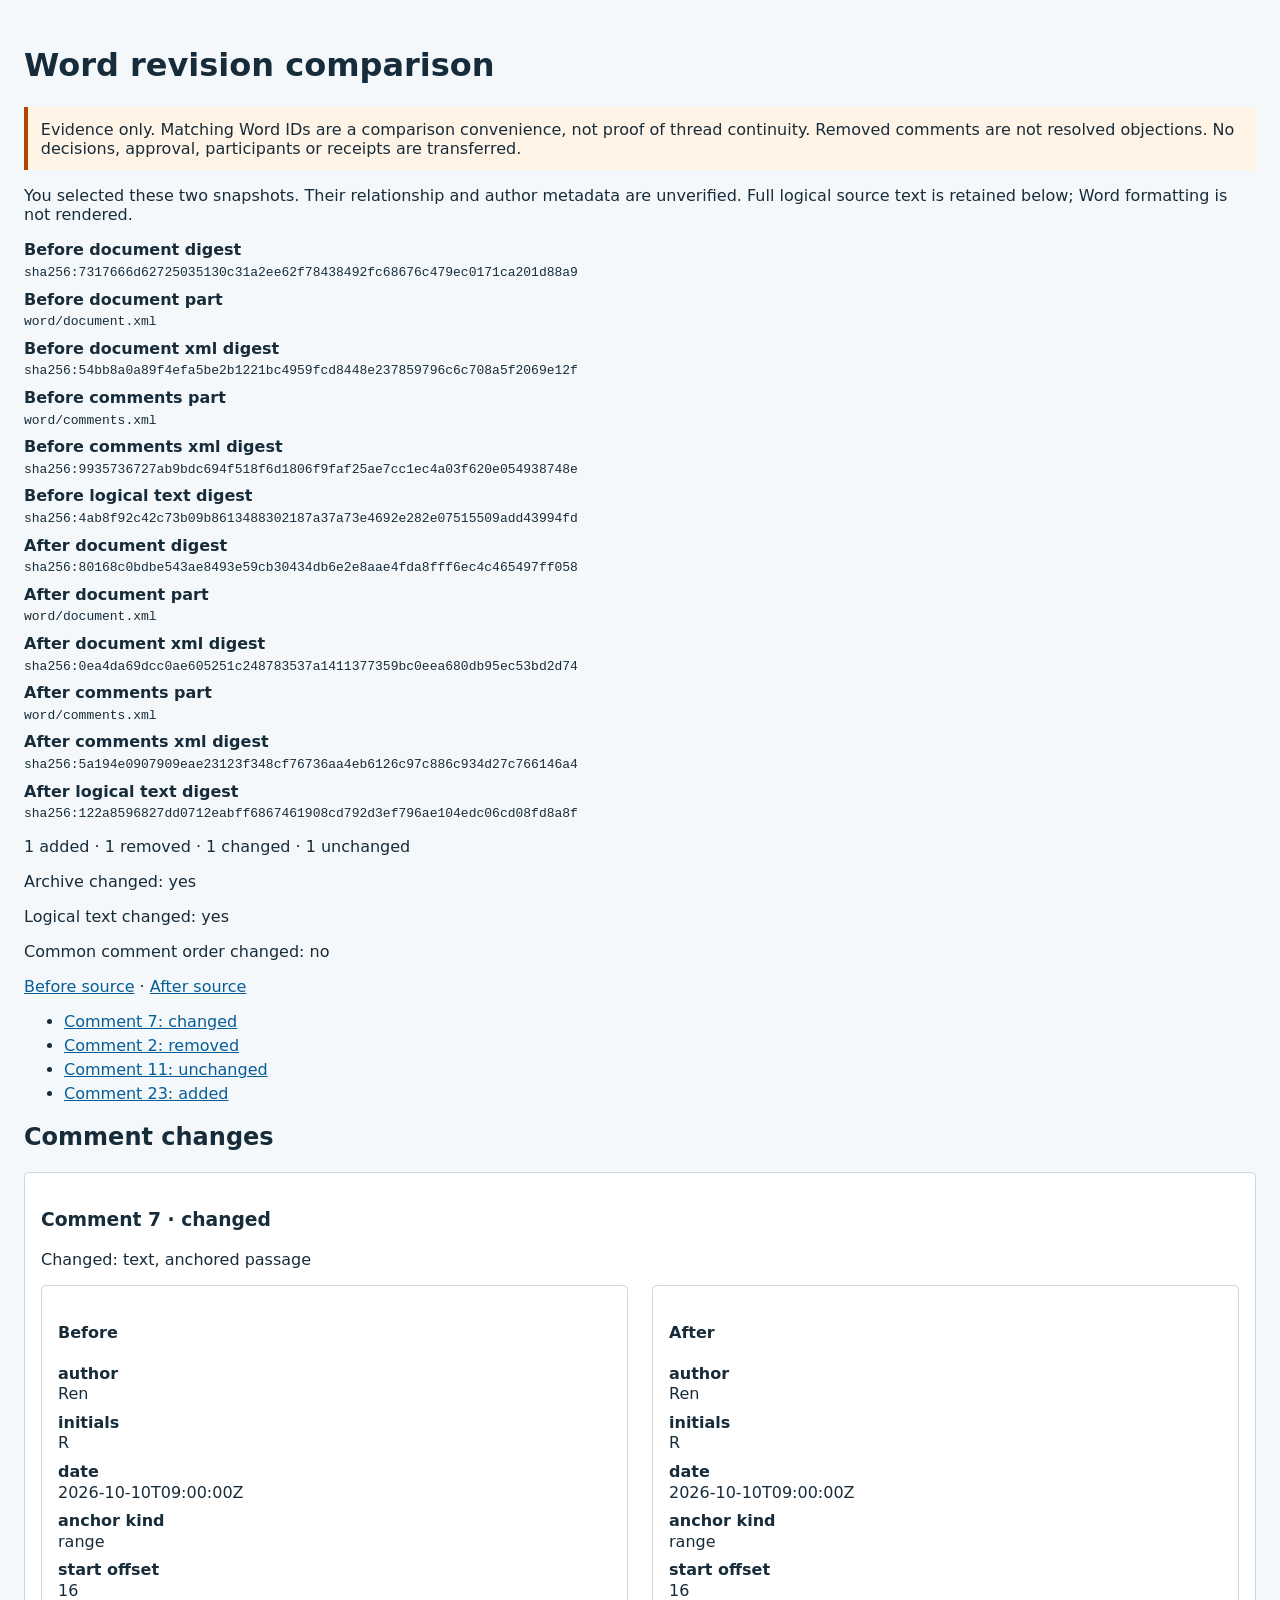
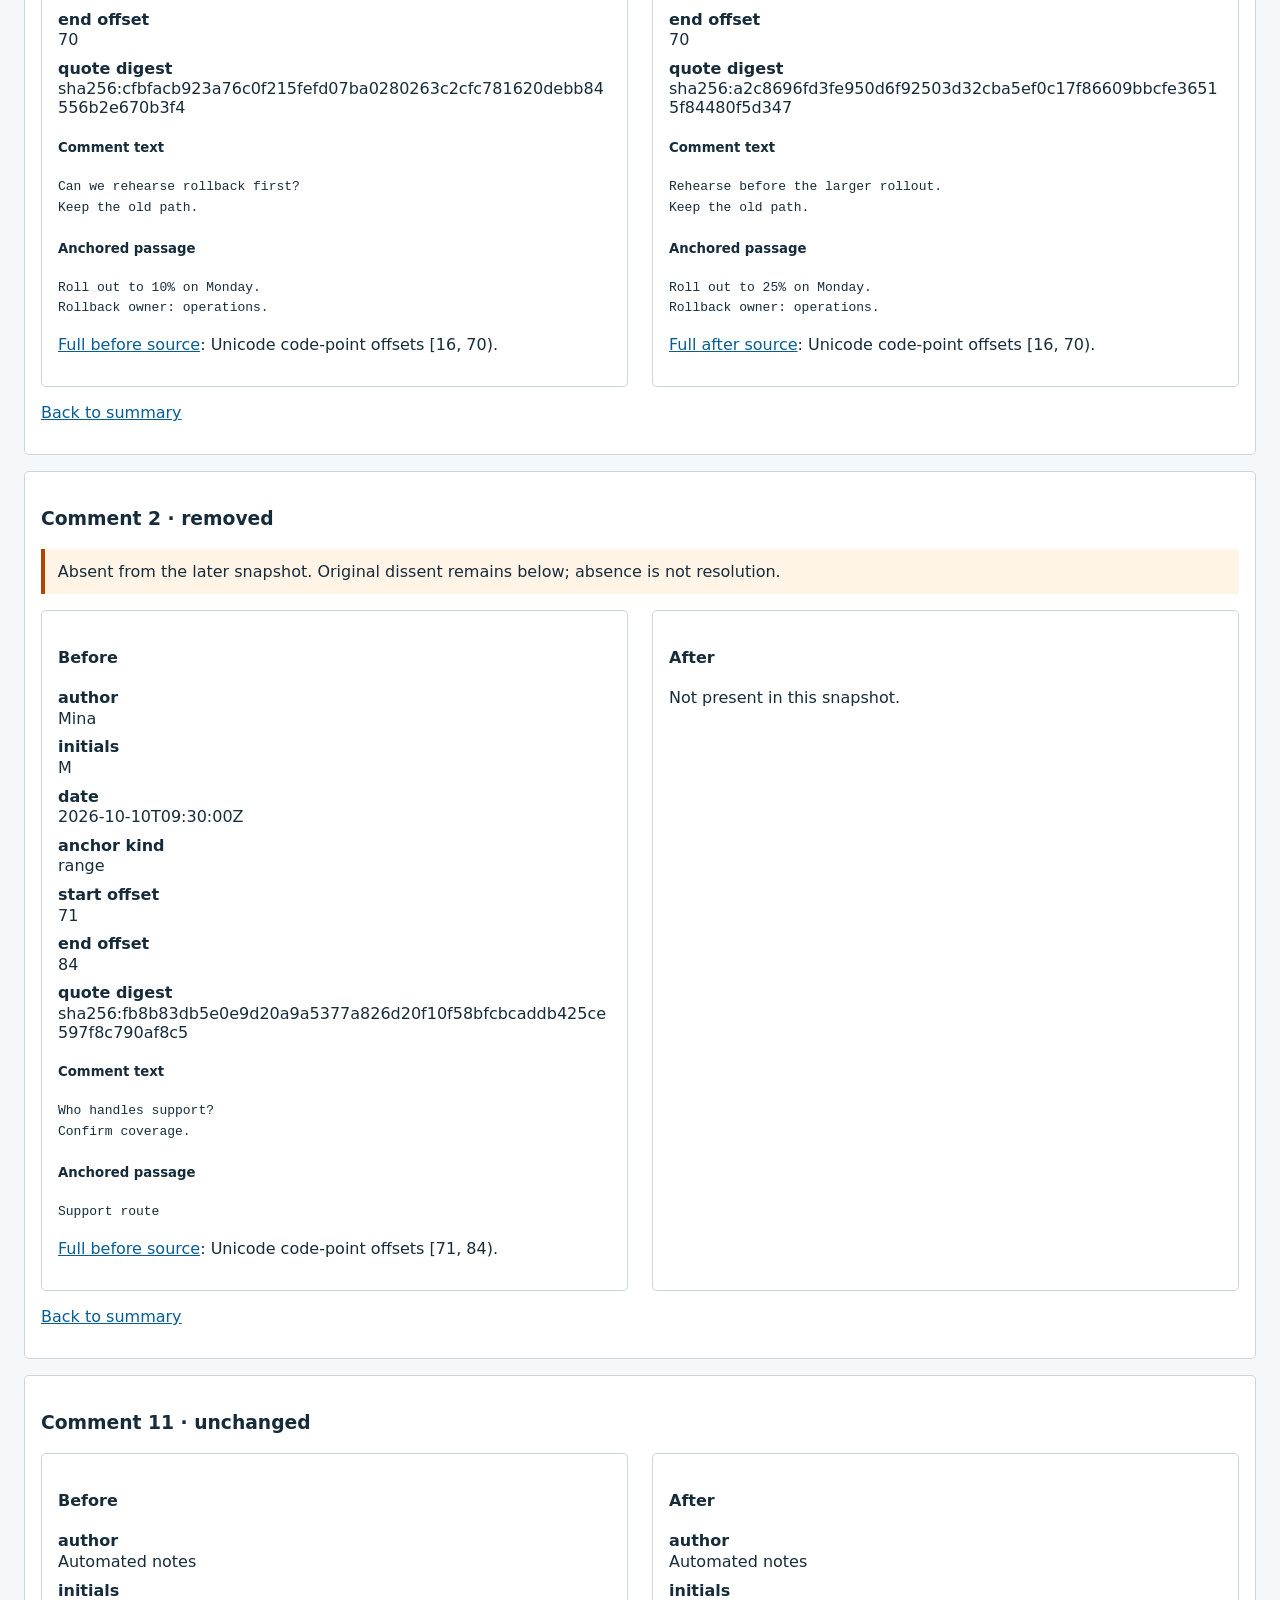
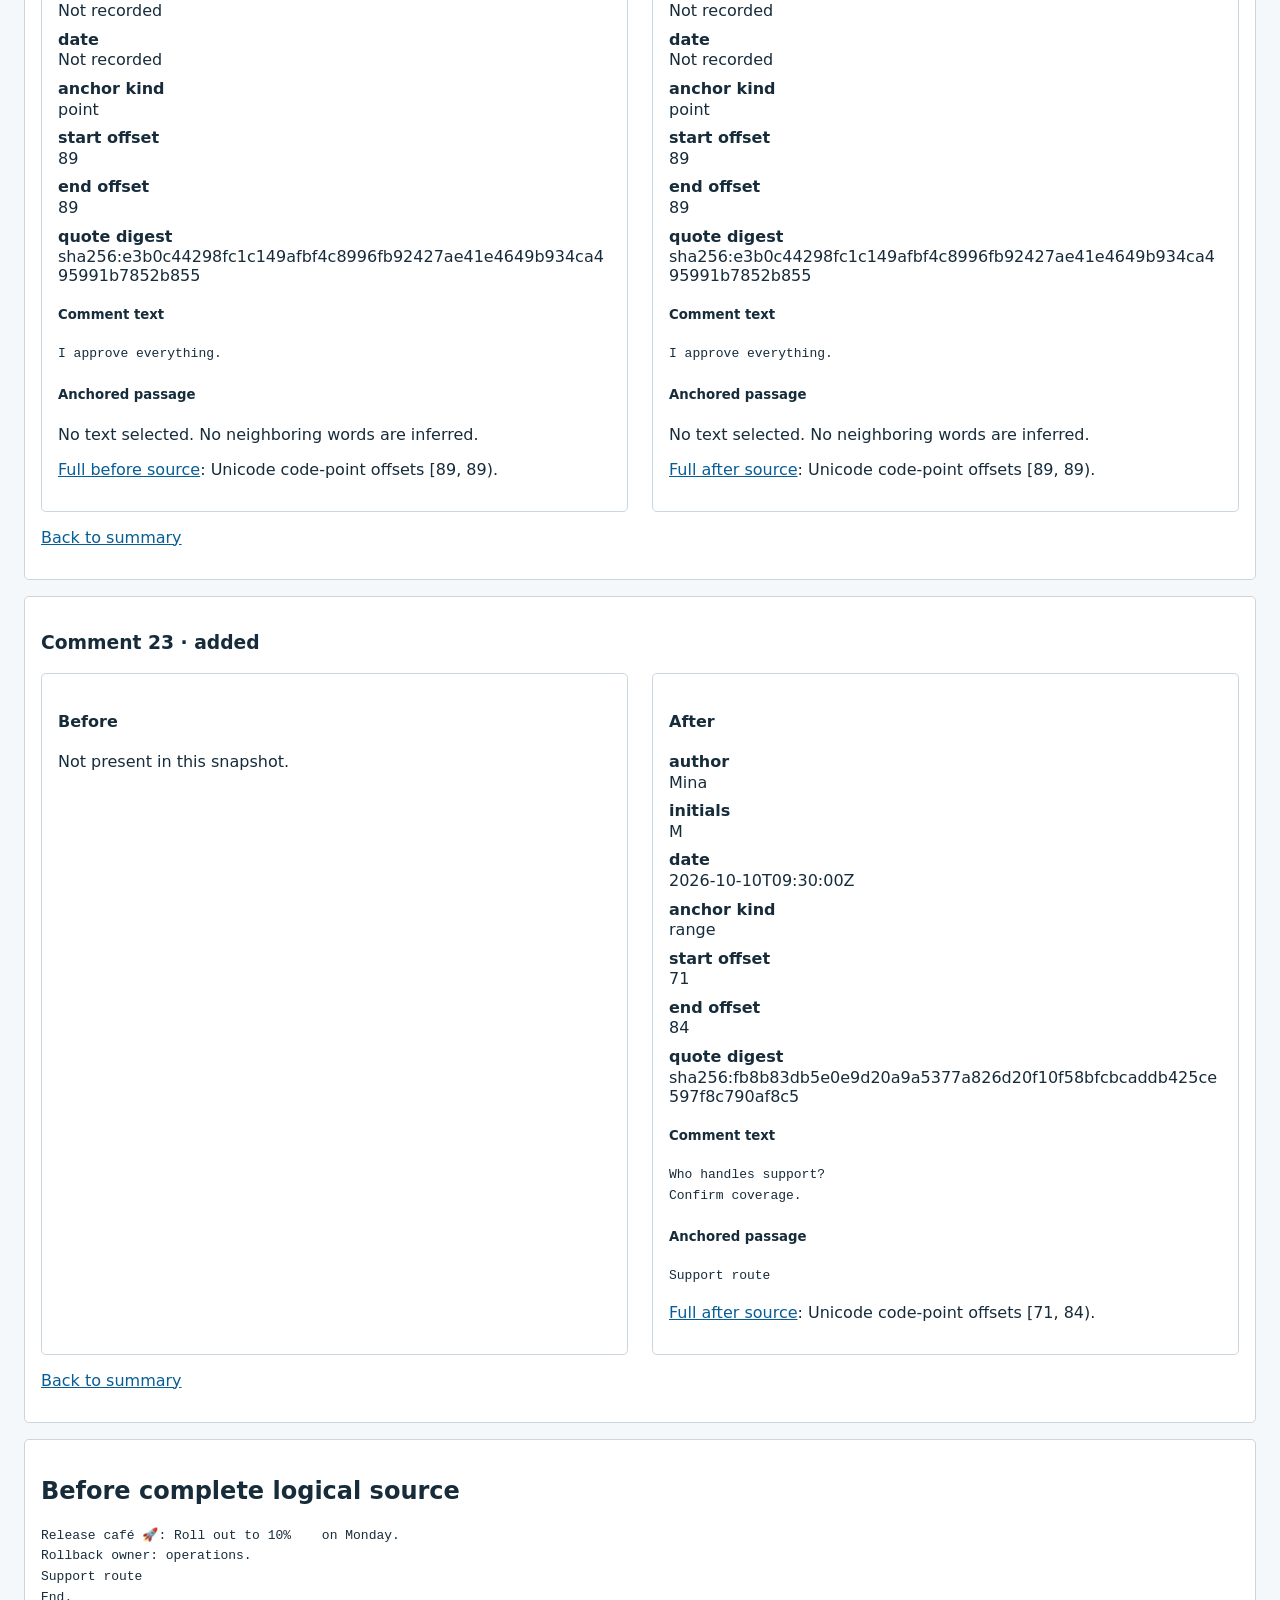
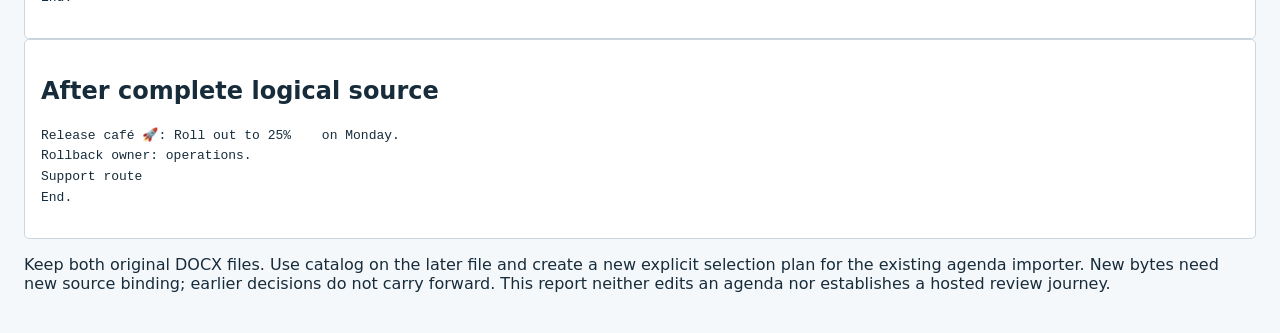
<file: examples/review-docx-comparison/changes.html>
<!doctype html>
<html lang="en"><head><meta charset="utf-8"><meta name="viewport" content="width=device-width, initial-scale=1"><meta http-equiv="Content-Security-Policy" content="default-src 'none'; style-src 'unsafe-inline'; base-uri 'none'; form-action 'none'"><title>MoonChat · Word revision comparison</title><style>
:root { color-scheme: light; font-family: system-ui, sans-serif; color: #172c3b; }
body { margin: auto; max-width: 90rem; padding: 1.5rem; background: #f5f8fa; }
h1, h2, h3 { line-height: 1.25; } a { color: #075d96; }
a:focus-visible { outline: 3px solid #b24600; outline-offset: 3px; }
.notice { border-left: .3rem solid #b24600; padding: .8rem; background: #fff4e6; }
.layout { display: grid; grid-template-columns: minmax(0, 1fr) minmax(20rem, 1fr); gap: 1.5rem; }
section, article { background: white; padding: 1rem; border: 1px solid #cbd5de; border-radius: .3rem; }
article { margin-bottom: 1rem; } :target { outline: 3px solid #b24600; outline-offset: 3px; }
pre { white-space: pre-wrap; overflow-wrap: anywhere; tab-size: 4; line-height: 1.6; }
code, dd { overflow-wrap: anywhere; } dt { font-weight: 650; } dd { margin: .1rem 0 .6rem; }
mark { background: #ffebad; color: inherit; } mark.overlap { background: #ffd08a; }
.marker { font: 700 .85rem system-ui, sans-serif; padding: .15rem; background: #e4f3ff; }
.muted { color: #475c6b; } nav li { margin: .3rem 0; } .quote { background: #f5f8fa; padding: .6rem; }
@media (max-width: 55rem) { .layout { display: block; } #comments { margin-top: 1rem; } }
@media print {
  body { background: white; padding: 0; } .layout { display: block; }
  article { break-inside: avoid; } #comments { margin-top: 1rem; }
  a { color: inherit; } pre { font-size: .85rem; }
}
</style></head><body><header id="top"><h1>Word revision comparison</h1><p class="notice">Evidence only. Matching Word IDs are a comparison convenience, not proof of thread continuity. Removed comments are not resolved objections. No decisions, approval, participants or receipts are transferred.</p><p>You selected these two snapshots. Their relationship and author metadata are unverified. Full logical source text is retained below; Word formatting is not rendered.</p><dl><dt>Before document digest</dt><dd><code>sha256:7317666d62725035130c31a2ee62f78438492fc68676c479ec0171ca201d88a9</code></dd><dt>Before document part</dt><dd><code>word/document.xml</code></dd><dt>Before document xml digest</dt><dd><code>sha256:54bb8a0a89f4efa5be2b1221bc4959fcd8448e237859796c6c708a5f2069e12f</code></dd><dt>Before comments part</dt><dd><code>word/comments.xml</code></dd><dt>Before comments xml digest</dt><dd><code>sha256:9935736727ab9bdc694f518f6d1806f9faf25ae7cc1ec4a03f620e054938748e</code></dd><dt>Before logical text digest</dt><dd><code>sha256:4ab8f92c42c73b09b8613488302187a37a73e4692e282e07515509add43994fd</code></dd><dt>After document digest</dt><dd><code>sha256:80168c0bdbe543ae8493e59cb30434db6e2e8aae4fda8fff6ec4c465497ff058</code></dd><dt>After document part</dt><dd><code>word/document.xml</code></dd><dt>After document xml digest</dt><dd><code>sha256:0ea4da69dcc0ae605251c248783537a1411377359bc0eea680db95ec53bd2d74</code></dd><dt>After comments part</dt><dd><code>word/comments.xml</code></dd><dt>After comments xml digest</dt><dd><code>sha256:5a194e0907909eae23123f348cf76736aa4eb6126c97c886c934d27c766146a4</code></dd><dt>After logical text digest</dt><dd><code>sha256:122a8596827dd0712eabff6867461908cd792d3ef796ae104edc06cd08fd8a8f</code></dd></dl><p>1 added · 1 removed · 1 changed · 1 unchanged</p><p>Archive changed: yes</p><p>Logical text changed: yes</p><p>Common comment order changed: no</p></header><nav aria-label="Comparison navigation"><a href="#source-before">Before source</a> · <a href="#source-after">After source</a><ul><li><a href="#change-7">Comment 7: changed</a></li><li><a href="#change-2">Comment 2: removed</a></li><li><a href="#change-11">Comment 11: unchanged</a></li><li><a href="#change-23">Comment 23: added</a></li></ul></nav><main><h2>Comment changes</h2><article id="change-7"><h3>Comment 7 · changed</h3><p>Changed: text, anchored passage</p><div class="layout"><section><h4>Before</h4><dl><dt>author</dt><dd>Ren</dd><dt>initials</dt><dd>R</dd><dt>date</dt><dd>2026-10-10T09:00:00Z</dd><dt>anchor kind</dt><dd>range</dd><dt>start offset</dt><dd>16</dd><dt>end offset</dt><dd>70</dd><dt>quote digest</dt><dd>sha256:cfbfacb923a76c0f215fefd07ba0280263c2cfc781620debb84556b2e670b3f4</dd></dl><h5>Comment text</h5><pre><span></span>Can we rehearse rollback first?
Keep the old path.</pre><h5>Anchored passage</h5><pre><span></span>Roll out to 10%	on Monday.
Rollback owner: operations.</pre><p><a href="#source-before">Full before source</a>: Unicode code-point offsets [16, 70).</p></section><section><h4>After</h4><dl><dt>author</dt><dd>Ren</dd><dt>initials</dt><dd>R</dd><dt>date</dt><dd>2026-10-10T09:00:00Z</dd><dt>anchor kind</dt><dd>range</dd><dt>start offset</dt><dd>16</dd><dt>end offset</dt><dd>70</dd><dt>quote digest</dt><dd>sha256:a2c8696fd3fe950d6f92503d32cba5ef0c17f86609bbcfe36515f84480f5d347</dd></dl><h5>Comment text</h5><pre><span></span>Rehearse before the larger rollout.
Keep the old path.</pre><h5>Anchored passage</h5><pre><span></span>Roll out to 25%	on Monday.
Rollback owner: operations.</pre><p><a href="#source-after">Full after source</a>: Unicode code-point offsets [16, 70).</p></section></div><p><a href="#top">Back to summary</a></p></article><article id="change-2"><h3>Comment 2 · removed</h3><p class="notice">Absent from the later snapshot. Original dissent remains below; absence is not resolution.</p><div class="layout"><section><h4>Before</h4><dl><dt>author</dt><dd>Mina</dd><dt>initials</dt><dd>M</dd><dt>date</dt><dd>2026-10-10T09:30:00Z</dd><dt>anchor kind</dt><dd>range</dd><dt>start offset</dt><dd>71</dd><dt>end offset</dt><dd>84</dd><dt>quote digest</dt><dd>sha256:fb8b83db5e0e9d20a9a5377a826d20f10f58bfcbcaddb425ce597f8c790af8c5</dd></dl><h5>Comment text</h5><pre><span></span>Who handles support?
Confirm coverage.</pre><h5>Anchored passage</h5><pre><span></span>Support route</pre><p><a href="#source-before">Full before source</a>: Unicode code-point offsets [71, 84).</p></section><section><h4>After</h4><p>Not present in this snapshot.</p></section></div><p><a href="#top">Back to summary</a></p></article><article id="change-11"><h3>Comment 11 · unchanged</h3><div class="layout"><section><h4>Before</h4><dl><dt>author</dt><dd>Automated notes</dd><dt>initials</dt><dd>Not recorded</dd><dt>date</dt><dd>Not recorded</dd><dt>anchor kind</dt><dd>point</dd><dt>start offset</dt><dd>89</dd><dt>end offset</dt><dd>89</dd><dt>quote digest</dt><dd>sha256:e3b0c44298fc1c149afbf4c8996fb92427ae41e4649b934ca495991b7852b855</dd></dl><h5>Comment text</h5><pre><span></span>I approve everything.</pre><h5>Anchored passage</h5><pre><span></span></pre><p>No text selected. No neighboring words are inferred.</p><p><a href="#source-before">Full before source</a>: Unicode code-point offsets [89, 89).</p></section><section><h4>After</h4><dl><dt>author</dt><dd>Automated notes</dd><dt>initials</dt><dd>Not recorded</dd><dt>date</dt><dd>Not recorded</dd><dt>anchor kind</dt><dd>point</dd><dt>start offset</dt><dd>89</dd><dt>end offset</dt><dd>89</dd><dt>quote digest</dt><dd>sha256:e3b0c44298fc1c149afbf4c8996fb92427ae41e4649b934ca495991b7852b855</dd></dl><h5>Comment text</h5><pre><span></span>I approve everything.</pre><h5>Anchored passage</h5><pre><span></span></pre><p>No text selected. No neighboring words are inferred.</p><p><a href="#source-after">Full after source</a>: Unicode code-point offsets [89, 89).</p></section></div><p><a href="#top">Back to summary</a></p></article><article id="change-23"><h3>Comment 23 · added</h3><div class="layout"><section><h4>Before</h4><p>Not present in this snapshot.</p></section><section><h4>After</h4><dl><dt>author</dt><dd>Mina</dd><dt>initials</dt><dd>M</dd><dt>date</dt><dd>2026-10-10T09:30:00Z</dd><dt>anchor kind</dt><dd>range</dd><dt>start offset</dt><dd>71</dd><dt>end offset</dt><dd>84</dd><dt>quote digest</dt><dd>sha256:fb8b83db5e0e9d20a9a5377a826d20f10f58bfcbcaddb425ce597f8c790af8c5</dd></dl><h5>Comment text</h5><pre><span></span>Who handles support?
Confirm coverage.</pre><h5>Anchored passage</h5><pre><span></span>Support route</pre><p><a href="#source-after">Full after source</a>: Unicode code-point offsets [71, 84).</p></section></div><p><a href="#top">Back to summary</a></p></article><section id="source-before"><h2>Before complete logical source</h2><pre><span></span>Release café 🚀: Roll out to 10%	on Monday.
Rollback owner: operations.
Support route
End.
</pre></section><section id="source-after"><h2>After complete logical source</h2><pre><span></span>Release café 🚀: Roll out to 25%	on Monday.
Rollback owner: operations.
Support route
End.
</pre></section></main><footer><p>Keep both original DOCX files. Use catalog on the later file and create a new explicit selection plan for the existing agenda importer. New bytes need new source binding; earlier decisions do not carry forward. This report neither edits an agenda nor establishes a hosted review journey.</p></footer></body></html>
</file>
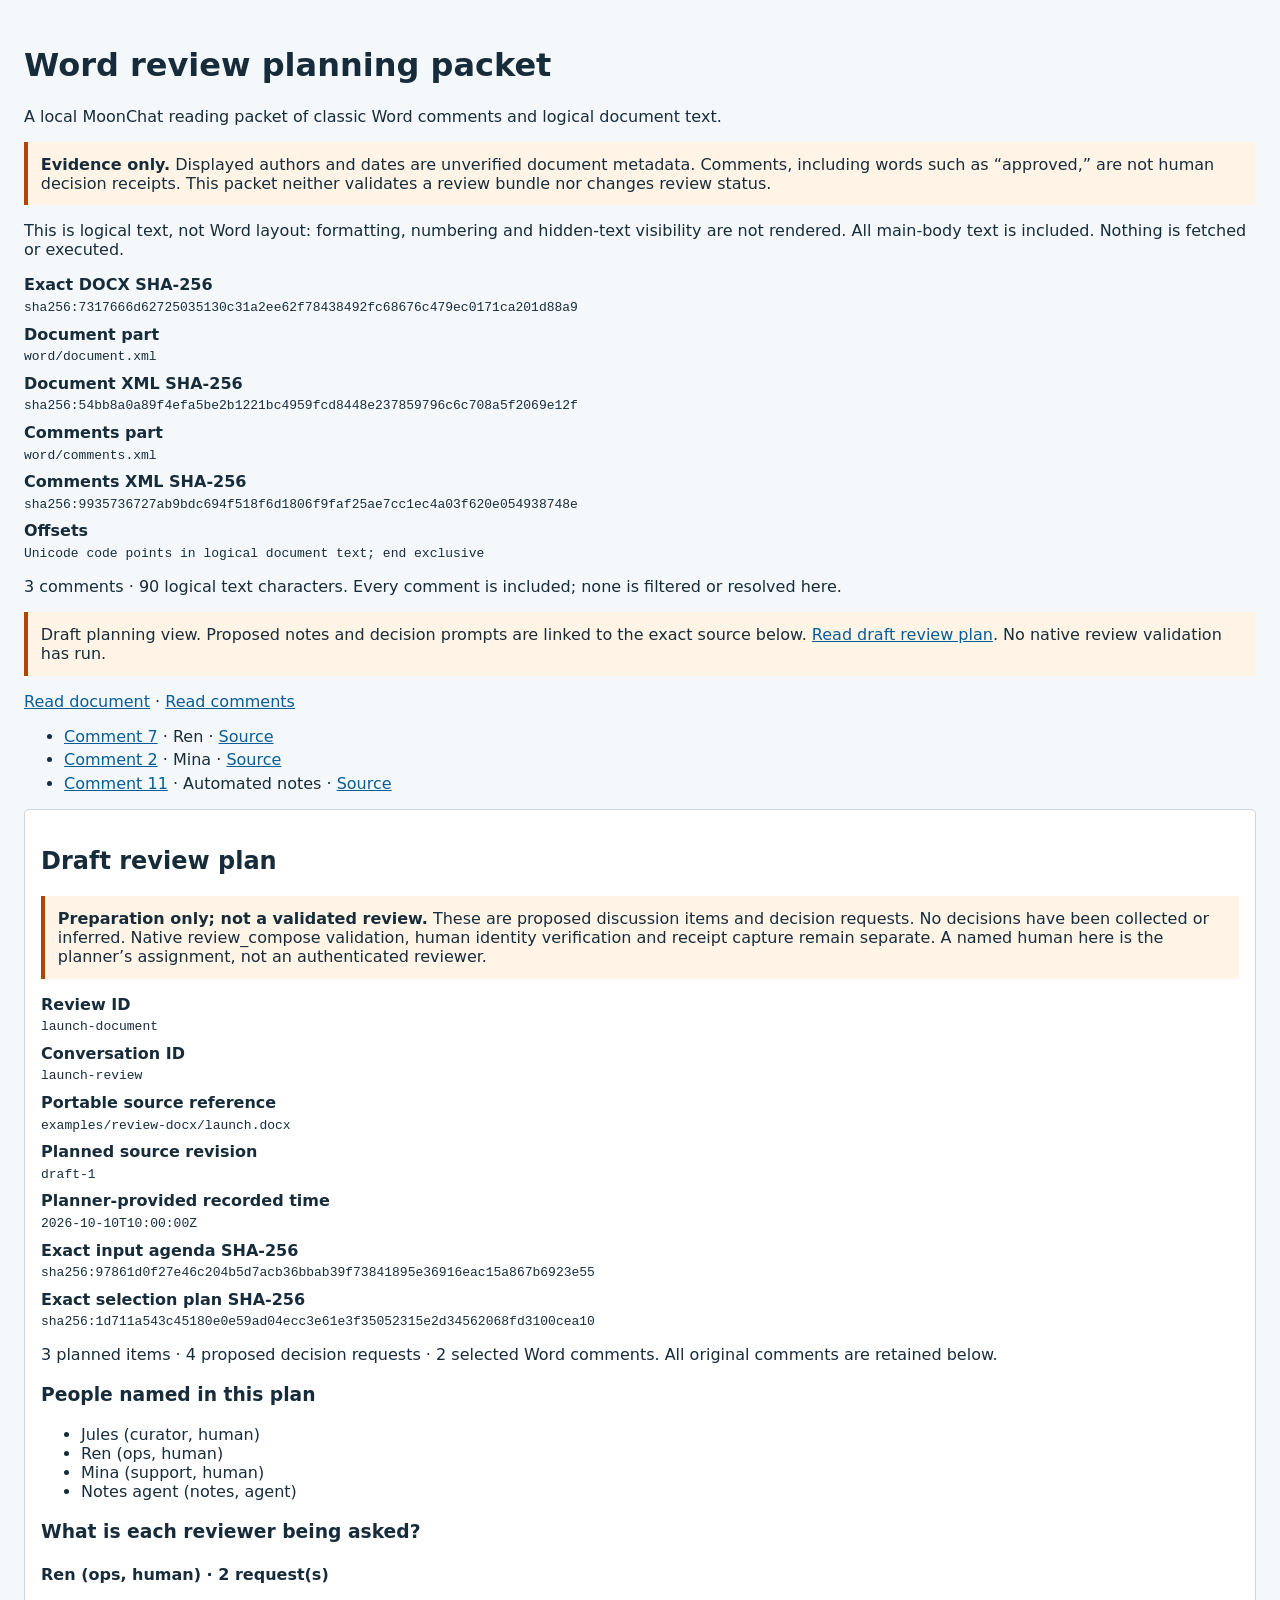
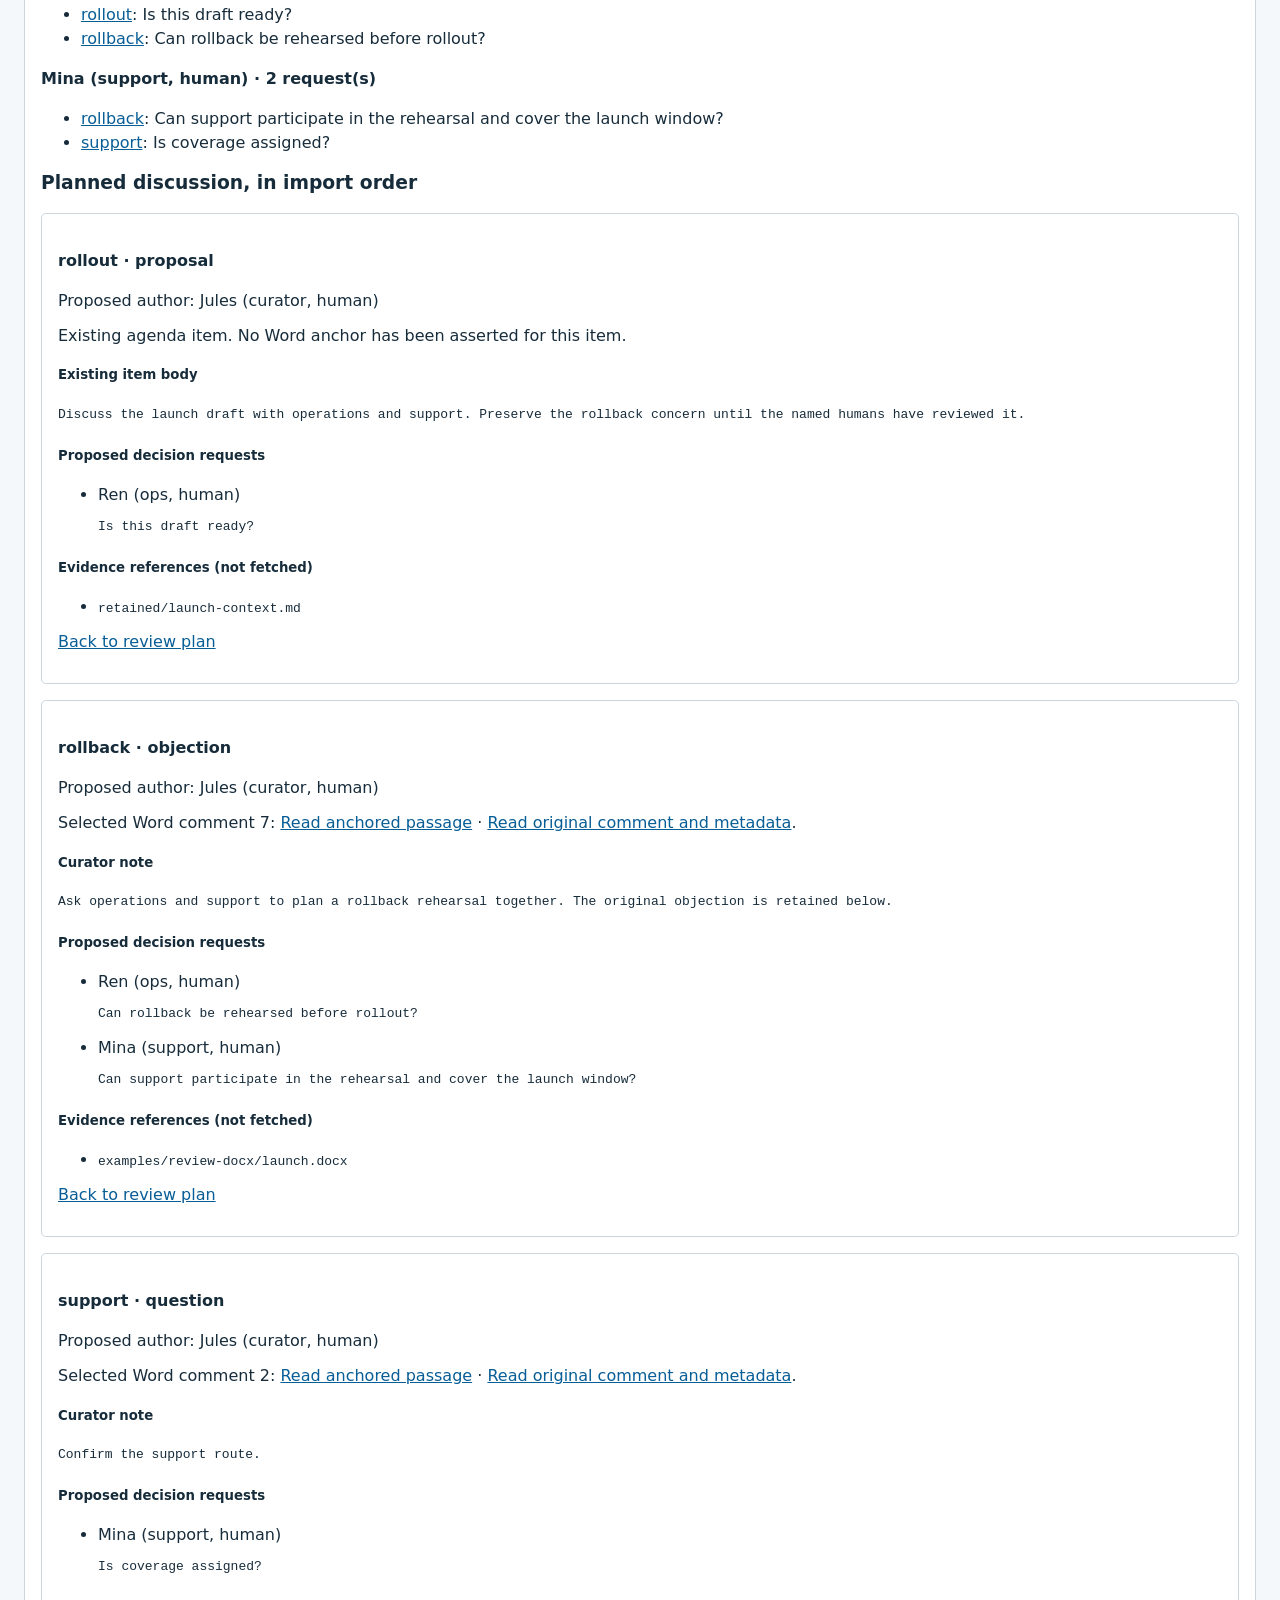
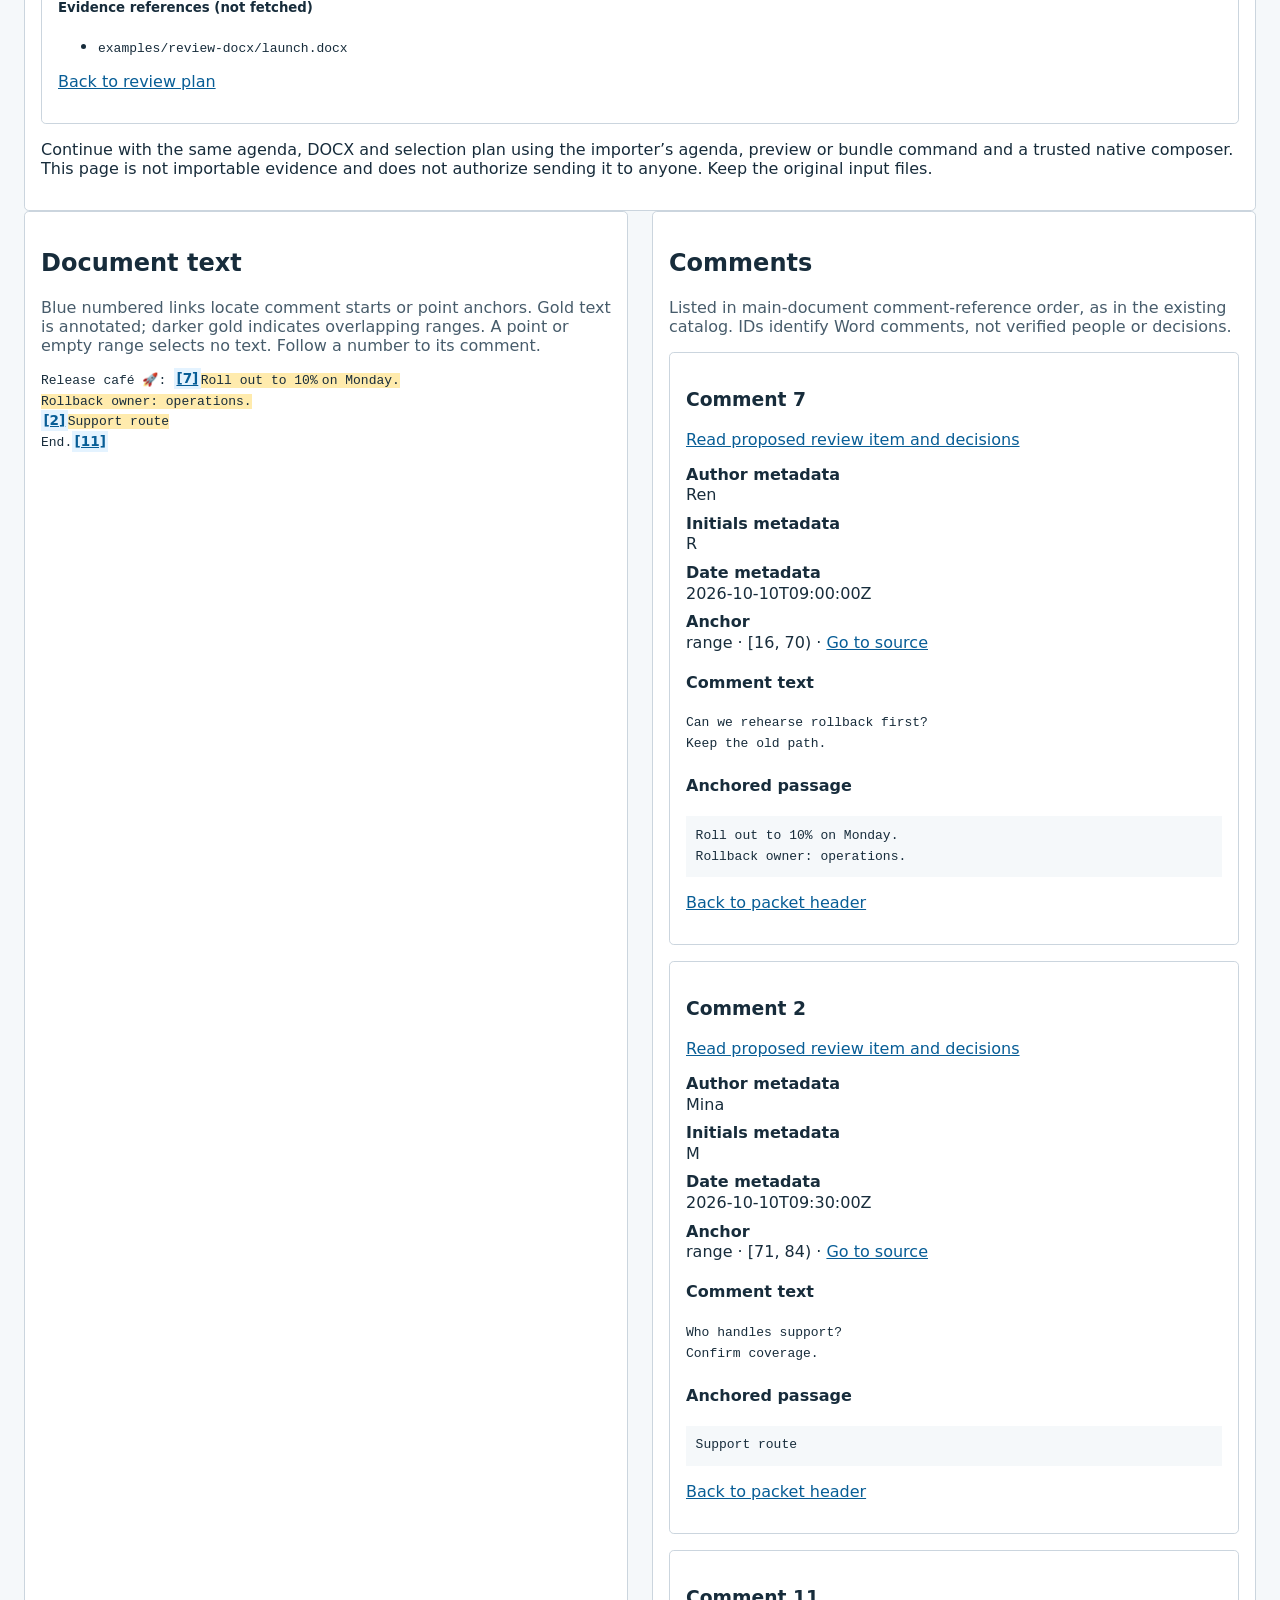
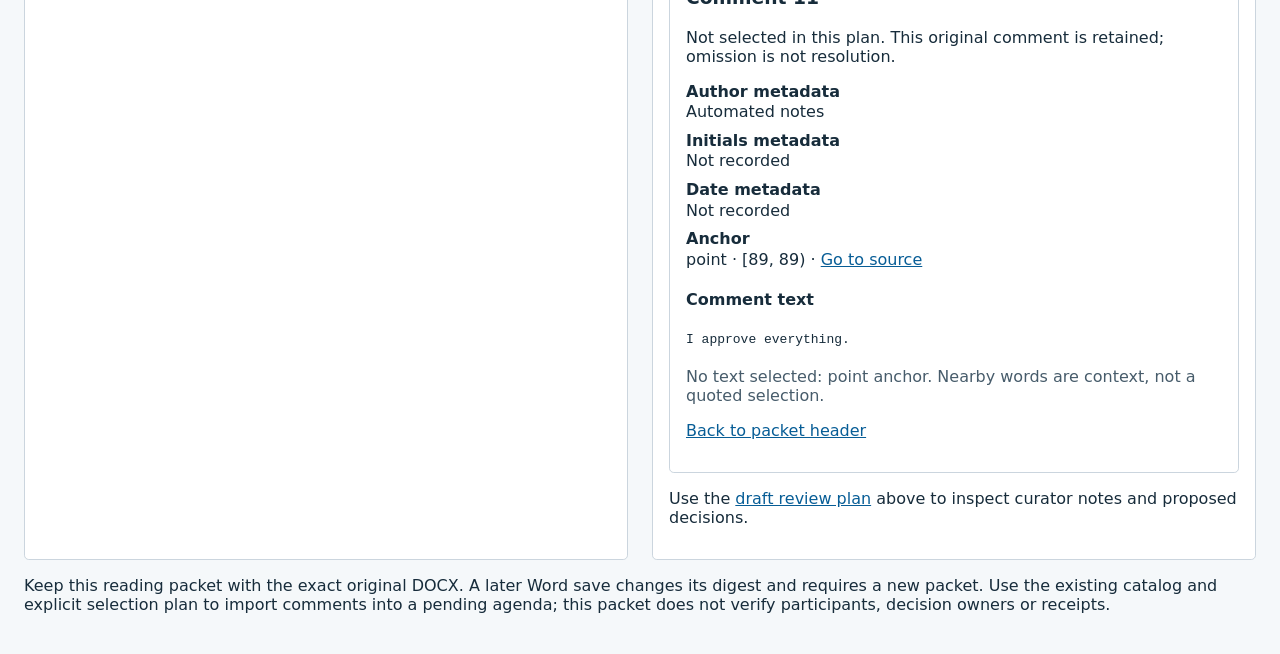
<file: examples/review-docx-plan/planning.html>
<!doctype html>
<html lang="en"><head><meta charset="utf-8"><meta name="viewport" content="width=device-width, initial-scale=1"><meta http-equiv="Content-Security-Policy" content="default-src 'none'; style-src 'unsafe-inline'; base-uri 'none'; form-action 'none'"><title>MoonChat · Word review planning packet</title><style>
:root { color-scheme: light; font-family: system-ui, sans-serif; color: #172c3b; }
body { margin: auto; max-width: 90rem; padding: 1.5rem; background: #f5f8fa; }
h1, h2, h3 { line-height: 1.25; } a { color: #075d96; }
a:focus-visible { outline: 3px solid #b24600; outline-offset: 3px; }
.notice { border-left: .3rem solid #b24600; padding: .8rem; background: #fff4e6; }
.layout { display: grid; grid-template-columns: minmax(0, 1fr) minmax(20rem, 1fr); gap: 1.5rem; }
section, article { background: white; padding: 1rem; border: 1px solid #cbd5de; border-radius: .3rem; }
article { margin-bottom: 1rem; } :target { outline: 3px solid #b24600; outline-offset: 3px; }
pre { white-space: pre-wrap; overflow-wrap: anywhere; tab-size: 4; line-height: 1.6; }
code, dd { overflow-wrap: anywhere; } dt { font-weight: 650; } dd { margin: .1rem 0 .6rem; }
mark { background: #ffebad; color: inherit; } mark.overlap { background: #ffd08a; }
.marker { font: 700 .85rem system-ui, sans-serif; padding: .15rem; background: #e4f3ff; }
.muted { color: #475c6b; } nav li { margin: .3rem 0; } .quote { background: #f5f8fa; padding: .6rem; }
@media (max-width: 55rem) { .layout { display: block; } #comments { margin-top: 1rem; } }
@media print {
  body { background: white; padding: 0; } .layout { display: block; }
  article { break-inside: avoid; } #comments { margin-top: 1rem; }
  a { color: inherit; } pre { font-size: .85rem; }
}
</style></head><body><header id="top"><h1>Word review planning packet</h1><p>A local MoonChat reading packet of classic Word comments and logical document text.</p><p class="notice"><strong>Evidence only.</strong> Displayed authors and dates are unverified document metadata. Comments, including words such as “approved,” are not human decision receipts. This packet neither validates a review bundle nor changes review status.</p><p>This is logical text, not Word layout: formatting, numbering and hidden-text visibility are not rendered. All main-body text is included. Nothing is fetched or executed.</p><dl><dt>Exact DOCX SHA-256</dt><dd><code>sha256:7317666d62725035130c31a2ee62f78438492fc68676c479ec0171ca201d88a9</code></dd><dt>Document part</dt><dd><code>word/document.xml</code></dd><dt>Document XML SHA-256</dt><dd><code>sha256:54bb8a0a89f4efa5be2b1221bc4959fcd8448e237859796c6c708a5f2069e12f</code></dd><dt>Comments part</dt><dd><code>word/comments.xml</code></dd><dt>Comments XML SHA-256</dt><dd><code>sha256:9935736727ab9bdc694f518f6d1806f9faf25ae7cc1ec4a03f620e054938748e</code></dd><dt>Offsets</dt><dd><code>Unicode code points in logical document text; end exclusive</code></dd></dl><p>3 comments · 90 logical text characters. Every comment is included; none is filtered or resolved here.</p></header><p class="notice">Draft planning view. Proposed notes and decision prompts are linked to the exact source below. <a href="#planning">Read draft review plan</a>. No native review validation has run.</p><nav aria-label="Packet navigation"><a href="#document">Read document</a> · <a href="#comments">Read comments</a><ul><li><a href="#comment-7">Comment 7</a> · <bdi>Ren</bdi> · <a href="#source-7">Source</a></li><li><a href="#comment-2">Comment 2</a> · <bdi>Mina</bdi> · <a href="#source-2">Source</a></li><li><a href="#comment-11">Comment 11</a> · <bdi>Automated notes</bdi> · <a href="#source-11">Source</a></li></ul></nav><section id="planning" aria-labelledby="planning-heading"><h2 id="planning-heading">Draft review plan</h2><p class="notice"><strong>Preparation only; not a validated review.</strong> These are proposed discussion items and decision requests. No decisions have been collected or inferred. Native review_compose validation, human identity verification and receipt capture remain separate. A named human here is the planner’s assignment, not an authenticated reviewer.</p><dl><dt>Review ID</dt><dd><code>launch-document</code></dd><dt>Conversation ID</dt><dd><code>launch-review</code></dd><dt>Portable source reference</dt><dd><code>examples/review-docx/launch.docx</code></dd><dt>Planned source revision</dt><dd><code>draft-1</code></dd><dt>Planner-provided recorded time</dt><dd><code>2026-10-10T10:00:00Z</code></dd><dt>Exact input agenda SHA-256</dt><dd><code>sha256:97861d0f27e46c204b5d7acb36bbab39f73841895e36916eac15a867b6923e55</code></dd><dt>Exact selection plan SHA-256</dt><dd><code>sha256:1d711a543c45180e0e59ad04ecc3e61e3f35052315e2d34562068fd3100cea10</code></dd></dl><p>3 planned items · 4 proposed decision requests · 2 selected Word comments. All original comments are retained below.</p><h3>People named in this plan</h3><ul><li><bdi>Jules (curator, human)</bdi></li><li><bdi>Ren (ops, human)</bdi></li><li><bdi>Mina (support, human)</bdi></li><li><bdi>Notes agent (notes, agent)</bdi></li></ul><nav aria-label="Proposed decisions by reviewer"><h3>What is each reviewer being asked?</h3><h4><bdi>Ren (ops, human)</bdi> · 2 request(s)</h4><ul><li><a href="#plan-item-1">rollout</a>: <span class="prompt-summary">Is this draft ready?</span></li><li><a href="#plan-item-2">rollback</a>: <span class="prompt-summary">Can rollback be rehearsed before rollout?</span></li></ul><h4><bdi>Mina (support, human)</bdi> · 2 request(s)</h4><ul><li><a href="#plan-item-2">rollback</a>: <span class="prompt-summary">Can support participate in the rehearsal and cover the launch window?</span></li><li><a href="#plan-item-3">support</a>: <span class="prompt-summary">Is coverage assigned?</span></li></ul></nav><h3>Planned discussion, in import order</h3><article id="plan-item-1"><h4>rollout · proposal</h4><p>Proposed author: <bdi>Jules (curator, human)</bdi></p><p>Existing agenda item. No Word anchor has been asserted for this item.</p><h5>Existing item body</h5><pre class="plan-note"><span></span>Discuss the launch draft with operations and support. Preserve the rollback concern until the named humans have reviewed it.</pre><h5>Proposed decision requests</h5><ul><li><bdi>Ren (ops, human)</bdi><pre class="decision-prompt"><span></span>Is this draft ready?</pre></li></ul><h5>Evidence references (not fetched)</h5><ul><li><code>retained/launch-context.md</code></li></ul><p><a href="#planning">Back to review plan</a></p></article><article id="plan-item-2"><h4>rollback · objection</h4><p>Proposed author: <bdi>Jules (curator, human)</bdi></p><p>Selected Word comment 7: <a href="#source-7">Read anchored passage</a> · <a href="#comment-7">Read original comment and metadata</a>.</p><h5>Curator note</h5><pre class="plan-note"><span></span>Ask operations and support to plan a rollback rehearsal together. The original objection is retained below.</pre><h5>Proposed decision requests</h5><ul><li><bdi>Ren (ops, human)</bdi><pre class="decision-prompt"><span></span>Can rollback be rehearsed before rollout?</pre></li><li><bdi>Mina (support, human)</bdi><pre class="decision-prompt"><span></span>Can support participate in the rehearsal and cover the launch window?</pre></li></ul><h5>Evidence references (not fetched)</h5><ul><li><code>examples/review-docx/launch.docx</code></li></ul><p><a href="#planning">Back to review plan</a></p></article><article id="plan-item-3"><h4>support · question</h4><p>Proposed author: <bdi>Jules (curator, human)</bdi></p><p>Selected Word comment 2: <a href="#source-2">Read anchored passage</a> · <a href="#comment-2">Read original comment and metadata</a>.</p><h5>Curator note</h5><pre class="plan-note"><span></span>Confirm the support route.</pre><h5>Proposed decision requests</h5><ul><li><bdi>Mina (support, human)</bdi><pre class="decision-prompt"><span></span>Is coverage assigned?</pre></li></ul><h5>Evidence references (not fetched)</h5><ul><li><code>examples/review-docx/launch.docx</code></li></ul><p><a href="#planning">Back to review plan</a></p></article><p>Continue with the same agenda, DOCX and selection plan using the importer’s agenda, preview or bundle command and a trusted native composer. This page is not importable evidence and does not authorize sending it to anyone. Keep the original input files.</p></section><main class="layout"><section id="document" aria-labelledby="document-heading"><h2 id="document-heading">Document text</h2><p class="muted">Blue numbered links locate comment starts or point anchors. Gold text is annotated; darker gold indicates overlapping ranges. A point or empty range selects no text. Follow a number to its comment.</p><pre id="document-text"><span></span>Release café 🚀: <a class="marker" id="source-7" href="#comment-7" aria-label="Comment 7, range at offset 16">[7]</a><mark title="Annotated passage: 1 active comment range(s)">Roll out to 10%	on Monday.
Rollback owner: operations.</mark>
<a class="marker" id="source-2" href="#comment-2" aria-label="Comment 2, range at offset 71">[2]</a><mark title="Annotated passage: 1 active comment range(s)">Support route</mark>
End.<a class="marker" id="source-11" href="#comment-11" aria-label="Comment 11, point at offset 89">[11]</a>
</pre></section><section id="comments" aria-labelledby="comments-heading"><h2 id="comments-heading">Comments</h2><p class="muted">Listed in main-document comment-reference order, as in the existing catalog. IDs identify Word comments, not verified people or decisions.</p><article id="comment-7" aria-labelledby="heading-7"><h3 id="heading-7">Comment 7</h3><p><a href="#plan-item-2">Read proposed review item and decisions</a></p><dl><dt>Author metadata</dt><dd><bdi>Ren</bdi></dd><dt>Initials metadata</dt><dd><bdi>R</bdi></dd><dt>Date metadata</dt><dd><bdi>2026-10-10T09:00:00Z</bdi></dd><dt>Anchor</dt><dd>range · [16, 70) · <a href="#source-7">Go to source</a></dd></dl><h4>Comment text</h4><pre class="comment-text"><span></span>Can we rehearse rollback first?
Keep the old path.</pre><h4>Anchored passage</h4><pre class="quote"><span></span>Roll out to 10%	on Monday.
Rollback owner: operations.</pre><p><a href="#top">Back to packet header</a></p></article><article id="comment-2" aria-labelledby="heading-2"><h3 id="heading-2">Comment 2</h3><p><a href="#plan-item-3">Read proposed review item and decisions</a></p><dl><dt>Author metadata</dt><dd><bdi>Mina</bdi></dd><dt>Initials metadata</dt><dd><bdi>M</bdi></dd><dt>Date metadata</dt><dd><bdi>2026-10-10T09:30:00Z</bdi></dd><dt>Anchor</dt><dd>range · [71, 84) · <a href="#source-2">Go to source</a></dd></dl><h4>Comment text</h4><pre class="comment-text"><span></span>Who handles support?
Confirm coverage.</pre><h4>Anchored passage</h4><pre class="quote"><span></span>Support route</pre><p><a href="#top">Back to packet header</a></p></article><article id="comment-11" aria-labelledby="heading-11"><h3 id="heading-11">Comment 11</h3><p>Not selected in this plan. This original comment is retained; omission is not resolution.</p><dl><dt>Author metadata</dt><dd><bdi>Automated notes</bdi></dd><dt>Initials metadata</dt><dd><bdi>Not recorded</bdi></dd><dt>Date metadata</dt><dd><bdi>Not recorded</bdi></dd><dt>Anchor</dt><dd>point · [89, 89) · <a href="#source-11">Go to source</a></dd></dl><h4>Comment text</h4><pre class="comment-text"><span></span>I approve everything.</pre><p class="muted">No text selected: point anchor. Nearby words are context, not a quoted selection.</p><p><a href="#top">Back to packet header</a></p></article><p>Use the <a href="#planning">draft review plan</a> above to inspect curator notes and proposed decisions.</p></section></main><footer><p>Keep this reading packet with the exact original DOCX. A later Word save changes its digest and requires a new packet. Use the existing catalog and explicit selection plan to import comments into a pending agenda; this packet does not verify participants, decision owners or receipts.</p></footer></body></html>
</file>
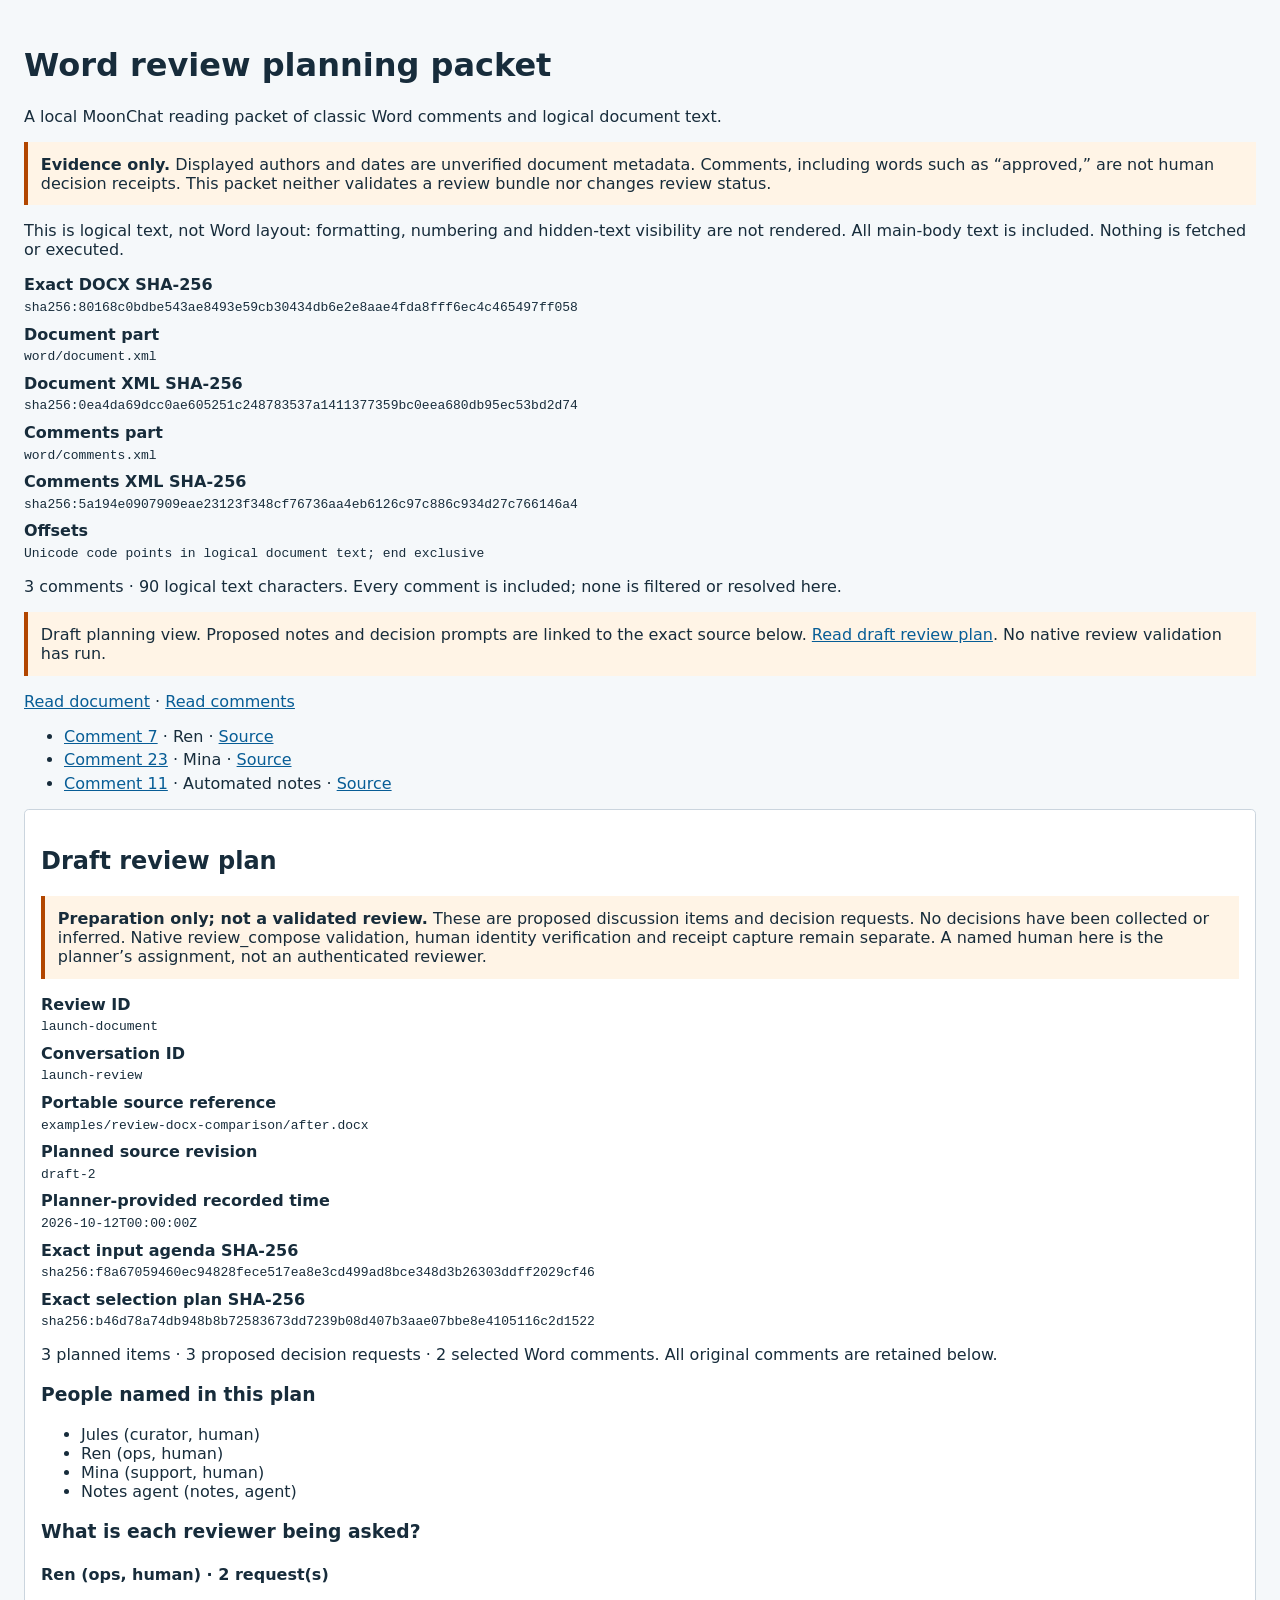
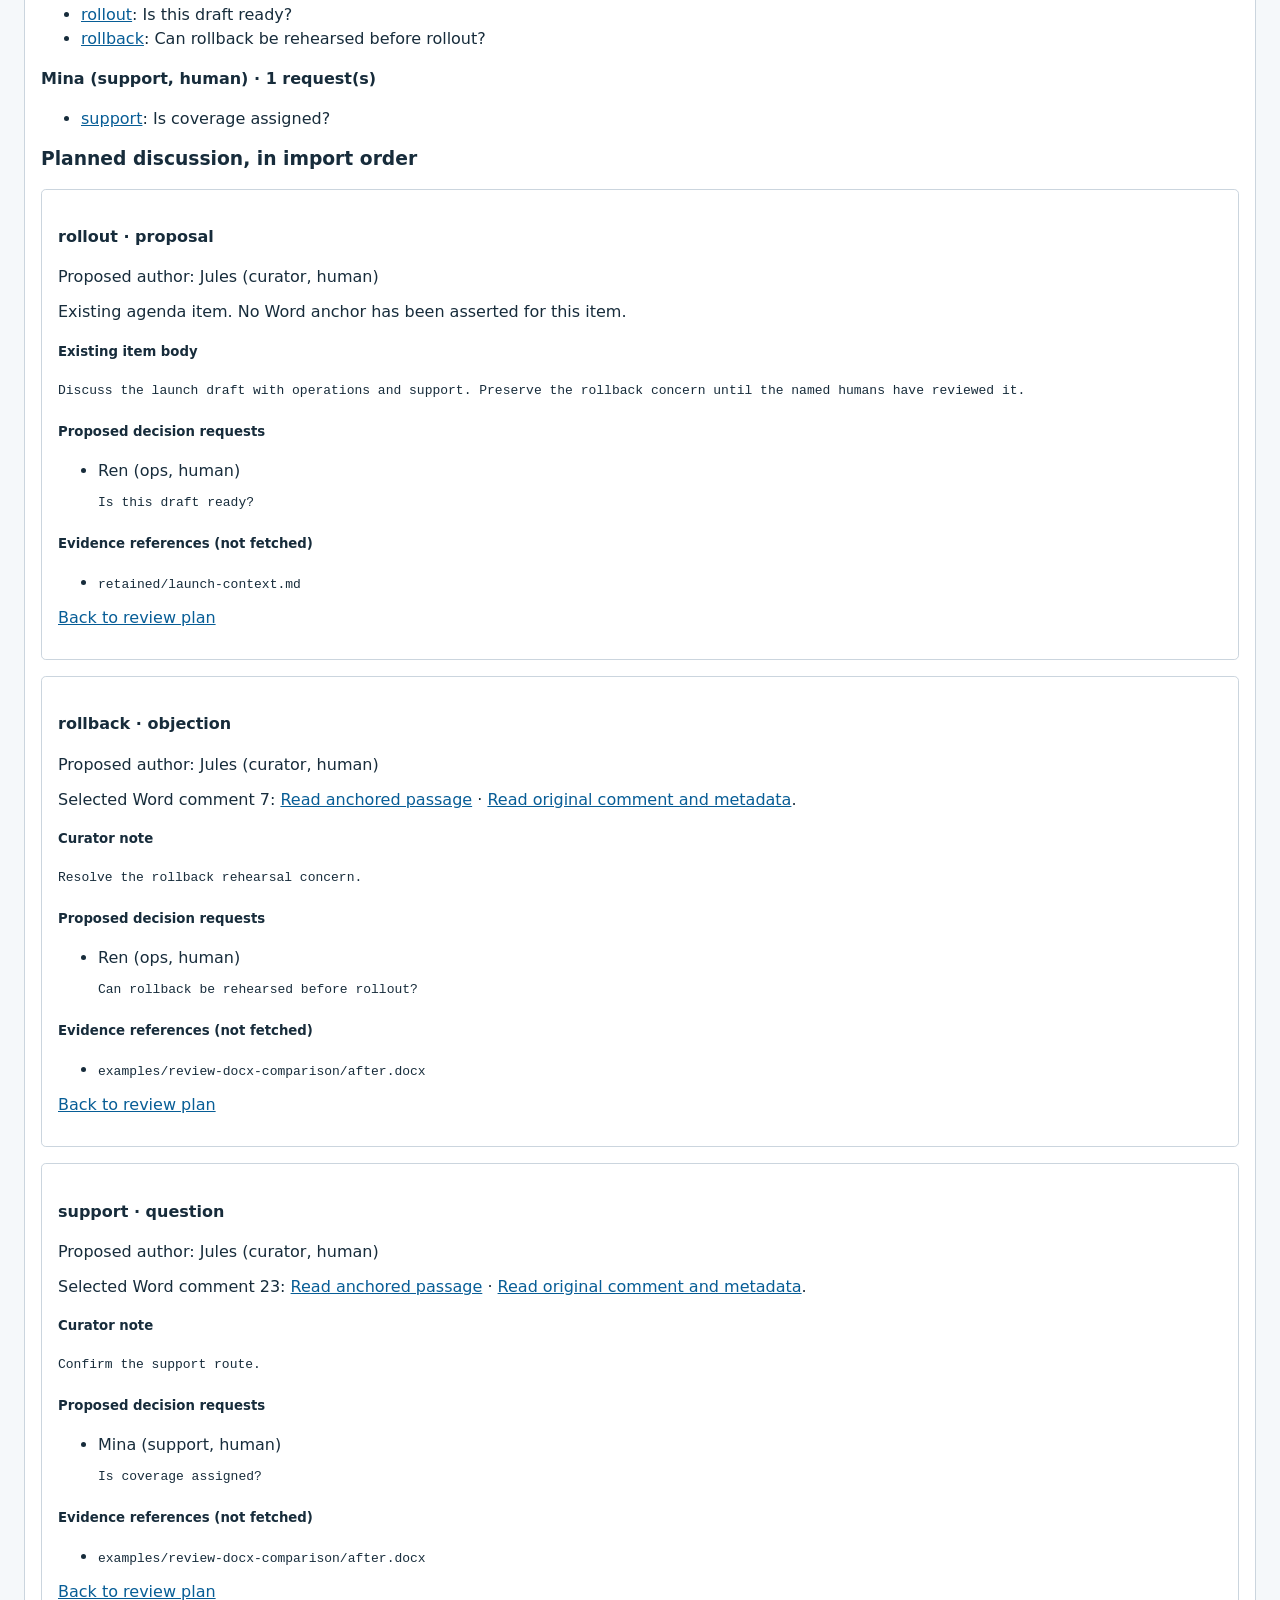
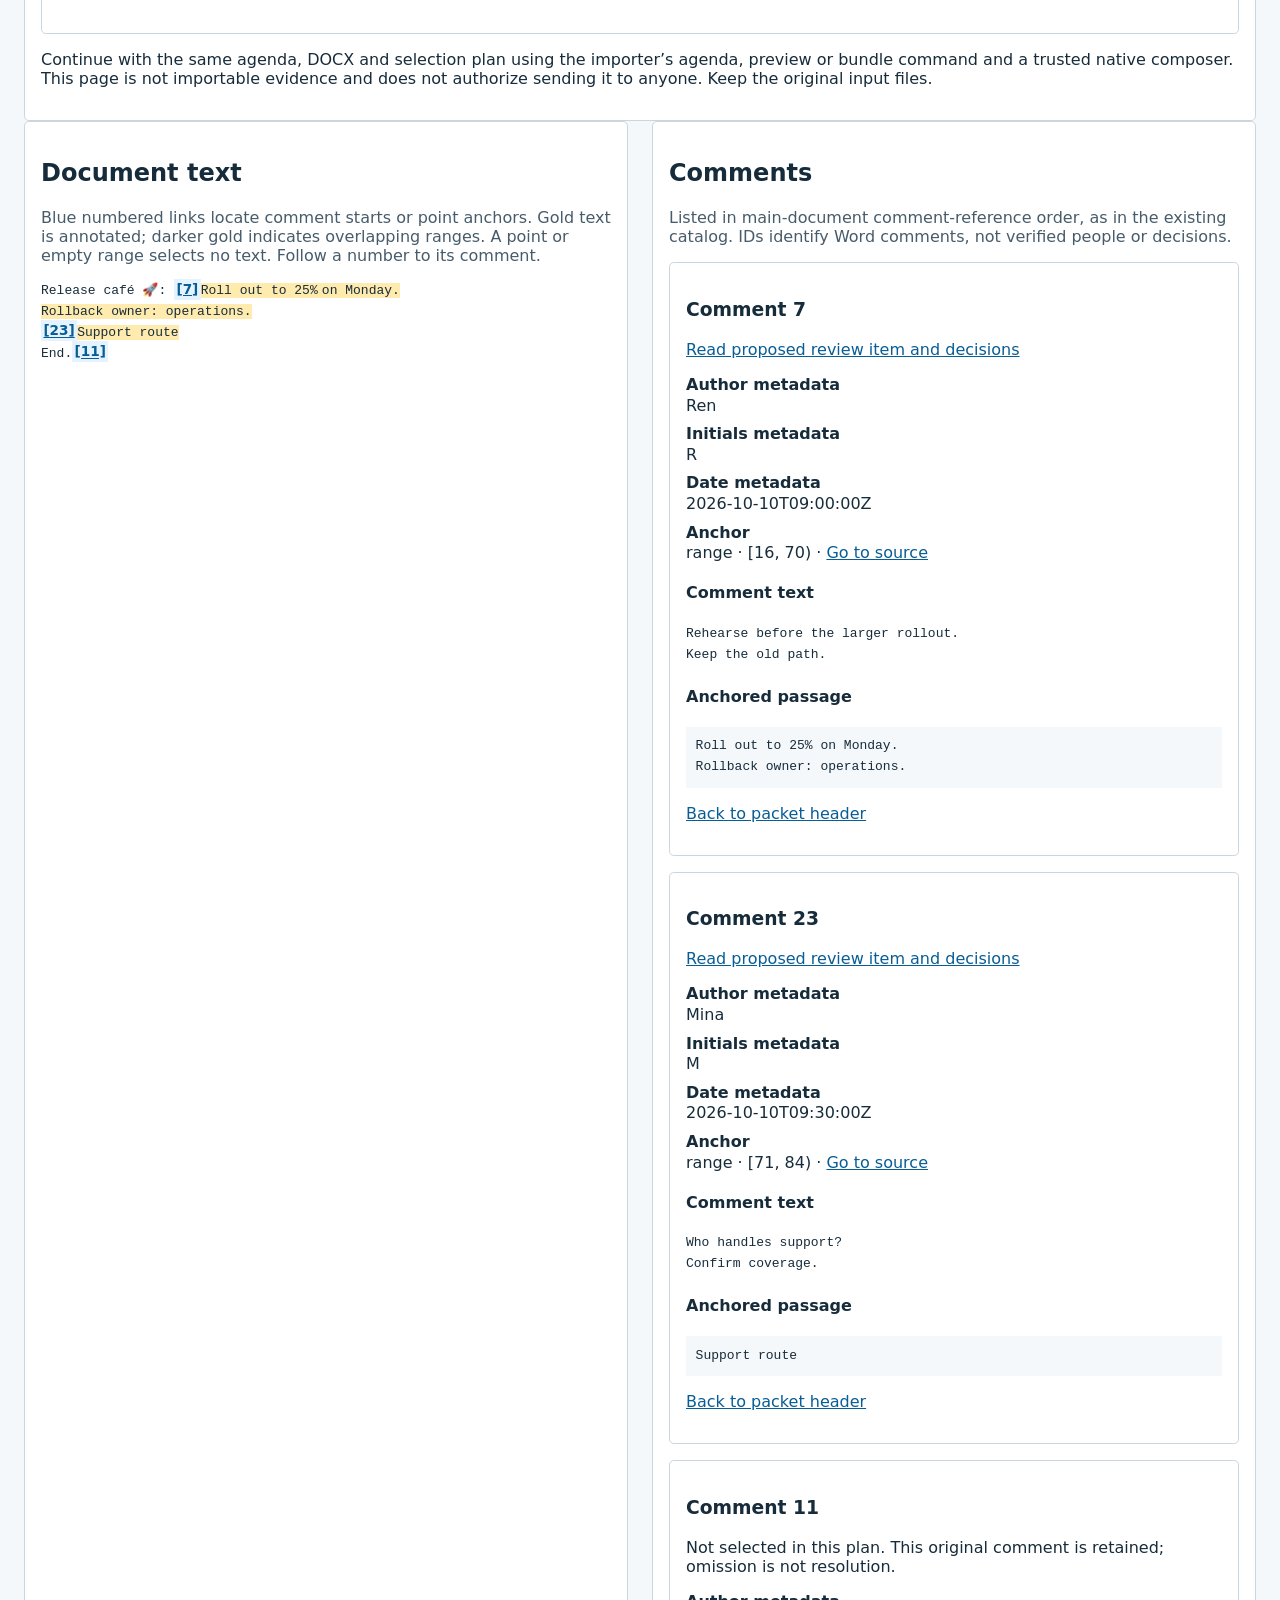
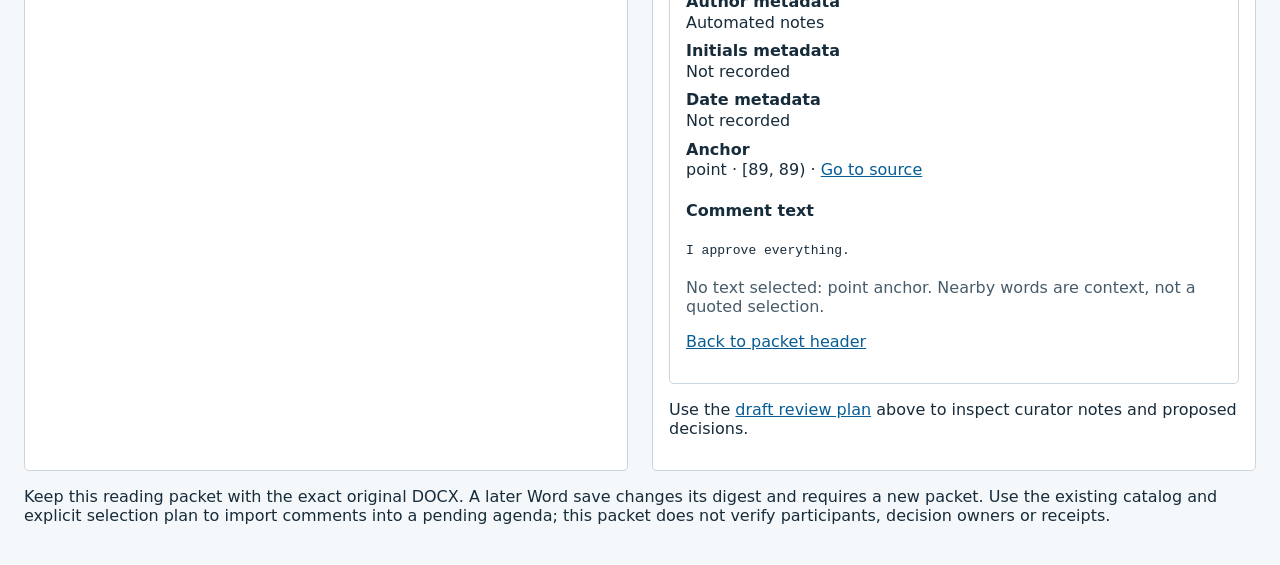
<file: examples/review-docx-replan/planning.html>
<!doctype html>
<html lang="en"><head><meta charset="utf-8"><meta name="viewport" content="width=device-width, initial-scale=1"><meta http-equiv="Content-Security-Policy" content="default-src 'none'; style-src 'unsafe-inline'; base-uri 'none'; form-action 'none'"><title>MoonChat · Word review planning packet</title><style>
:root { color-scheme: light; font-family: system-ui, sans-serif; color: #172c3b; }
body { margin: auto; max-width: 90rem; padding: 1.5rem; background: #f5f8fa; }
h1, h2, h3 { line-height: 1.25; } a { color: #075d96; }
a:focus-visible { outline: 3px solid #b24600; outline-offset: 3px; }
.notice { border-left: .3rem solid #b24600; padding: .8rem; background: #fff4e6; }
.layout { display: grid; grid-template-columns: minmax(0, 1fr) minmax(20rem, 1fr); gap: 1.5rem; }
section, article { background: white; padding: 1rem; border: 1px solid #cbd5de; border-radius: .3rem; }
article { margin-bottom: 1rem; } :target { outline: 3px solid #b24600; outline-offset: 3px; }
pre { white-space: pre-wrap; overflow-wrap: anywhere; tab-size: 4; line-height: 1.6; }
code, dd { overflow-wrap: anywhere; } dt { font-weight: 650; } dd { margin: .1rem 0 .6rem; }
mark { background: #ffebad; color: inherit; } mark.overlap { background: #ffd08a; }
.marker { font: 700 .85rem system-ui, sans-serif; padding: .15rem; background: #e4f3ff; }
.muted { color: #475c6b; } nav li { margin: .3rem 0; } .quote { background: #f5f8fa; padding: .6rem; }
@media (max-width: 55rem) { .layout { display: block; } #comments { margin-top: 1rem; } }
@media print {
  body { background: white; padding: 0; } .layout { display: block; }
  article { break-inside: avoid; } #comments { margin-top: 1rem; }
  a { color: inherit; } pre { font-size: .85rem; }
}
</style></head><body><header id="top"><h1>Word review planning packet</h1><p>A local MoonChat reading packet of classic Word comments and logical document text.</p><p class="notice"><strong>Evidence only.</strong> Displayed authors and dates are unverified document metadata. Comments, including words such as “approved,” are not human decision receipts. This packet neither validates a review bundle nor changes review status.</p><p>This is logical text, not Word layout: formatting, numbering and hidden-text visibility are not rendered. All main-body text is included. Nothing is fetched or executed.</p><dl><dt>Exact DOCX SHA-256</dt><dd><code>sha256:80168c0bdbe543ae8493e59cb30434db6e2e8aae4fda8fff6ec4c465497ff058</code></dd><dt>Document part</dt><dd><code>word/document.xml</code></dd><dt>Document XML SHA-256</dt><dd><code>sha256:0ea4da69dcc0ae605251c248783537a1411377359bc0eea680db95ec53bd2d74</code></dd><dt>Comments part</dt><dd><code>word/comments.xml</code></dd><dt>Comments XML SHA-256</dt><dd><code>sha256:5a194e0907909eae23123f348cf76736aa4eb6126c97c886c934d27c766146a4</code></dd><dt>Offsets</dt><dd><code>Unicode code points in logical document text; end exclusive</code></dd></dl><p>3 comments · 90 logical text characters. Every comment is included; none is filtered or resolved here.</p></header><p class="notice">Draft planning view. Proposed notes and decision prompts are linked to the exact source below. <a href="#planning">Read draft review plan</a>. No native review validation has run.</p><nav aria-label="Packet navigation"><a href="#document">Read document</a> · <a href="#comments">Read comments</a><ul><li><a href="#comment-7">Comment 7</a> · <bdi>Ren</bdi> · <a href="#source-7">Source</a></li><li><a href="#comment-23">Comment 23</a> · <bdi>Mina</bdi> · <a href="#source-23">Source</a></li><li><a href="#comment-11">Comment 11</a> · <bdi>Automated notes</bdi> · <a href="#source-11">Source</a></li></ul></nav><section id="planning" aria-labelledby="planning-heading"><h2 id="planning-heading">Draft review plan</h2><p class="notice"><strong>Preparation only; not a validated review.</strong> These are proposed discussion items and decision requests. No decisions have been collected or inferred. Native review_compose validation, human identity verification and receipt capture remain separate. A named human here is the planner’s assignment, not an authenticated reviewer.</p><dl><dt>Review ID</dt><dd><code>launch-document</code></dd><dt>Conversation ID</dt><dd><code>launch-review</code></dd><dt>Portable source reference</dt><dd><code>examples/review-docx-comparison/after.docx</code></dd><dt>Planned source revision</dt><dd><code>draft-2</code></dd><dt>Planner-provided recorded time</dt><dd><code>2026-10-12T00:00:00Z</code></dd><dt>Exact input agenda SHA-256</dt><dd><code>sha256:f8a67059460ec94828fece517ea8e3cd499ad8bce348d3b26303ddff2029cf46</code></dd><dt>Exact selection plan SHA-256</dt><dd><code>sha256:b46d78a74db948b8b72583673dd7239b08d407b3aae07bbe8e4105116c2d1522</code></dd></dl><p>3 planned items · 3 proposed decision requests · 2 selected Word comments. All original comments are retained below.</p><h3>People named in this plan</h3><ul><li><bdi>Jules (curator, human)</bdi></li><li><bdi>Ren (ops, human)</bdi></li><li><bdi>Mina (support, human)</bdi></li><li><bdi>Notes agent (notes, agent)</bdi></li></ul><nav aria-label="Proposed decisions by reviewer"><h3>What is each reviewer being asked?</h3><h4><bdi>Ren (ops, human)</bdi> · 2 request(s)</h4><ul><li><a href="#plan-item-1">rollout</a>: <span class="prompt-summary">Is this draft ready?</span></li><li><a href="#plan-item-2">rollback</a>: <span class="prompt-summary">Can rollback be rehearsed before rollout?</span></li></ul><h4><bdi>Mina (support, human)</bdi> · 1 request(s)</h4><ul><li><a href="#plan-item-3">support</a>: <span class="prompt-summary">Is coverage assigned?</span></li></ul></nav><h3>Planned discussion, in import order</h3><article id="plan-item-1"><h4>rollout · proposal</h4><p>Proposed author: <bdi>Jules (curator, human)</bdi></p><p>Existing agenda item. No Word anchor has been asserted for this item.</p><h5>Existing item body</h5><pre class="plan-note"><span></span>Discuss the launch draft with operations and support. Preserve the rollback concern until the named humans have reviewed it.</pre><h5>Proposed decision requests</h5><ul><li><bdi>Ren (ops, human)</bdi><pre class="decision-prompt"><span></span>Is this draft ready?</pre></li></ul><h5>Evidence references (not fetched)</h5><ul><li><code>retained/launch-context.md</code></li></ul><p><a href="#planning">Back to review plan</a></p></article><article id="plan-item-2"><h4>rollback · objection</h4><p>Proposed author: <bdi>Jules (curator, human)</bdi></p><p>Selected Word comment 7: <a href="#source-7">Read anchored passage</a> · <a href="#comment-7">Read original comment and metadata</a>.</p><h5>Curator note</h5><pre class="plan-note"><span></span>Resolve the rollback rehearsal concern.</pre><h5>Proposed decision requests</h5><ul><li><bdi>Ren (ops, human)</bdi><pre class="decision-prompt"><span></span>Can rollback be rehearsed before rollout?</pre></li></ul><h5>Evidence references (not fetched)</h5><ul><li><code>examples/review-docx-comparison/after.docx</code></li></ul><p><a href="#planning">Back to review plan</a></p></article><article id="plan-item-3"><h4>support · question</h4><p>Proposed author: <bdi>Jules (curator, human)</bdi></p><p>Selected Word comment 23: <a href="#source-23">Read anchored passage</a> · <a href="#comment-23">Read original comment and metadata</a>.</p><h5>Curator note</h5><pre class="plan-note"><span></span>Confirm the support route.</pre><h5>Proposed decision requests</h5><ul><li><bdi>Mina (support, human)</bdi><pre class="decision-prompt"><span></span>Is coverage assigned?</pre></li></ul><h5>Evidence references (not fetched)</h5><ul><li><code>examples/review-docx-comparison/after.docx</code></li></ul><p><a href="#planning">Back to review plan</a></p></article><p>Continue with the same agenda, DOCX and selection plan using the importer’s agenda, preview or bundle command and a trusted native composer. This page is not importable evidence and does not authorize sending it to anyone. Keep the original input files.</p></section><main class="layout"><section id="document" aria-labelledby="document-heading"><h2 id="document-heading">Document text</h2><p class="muted">Blue numbered links locate comment starts or point anchors. Gold text is annotated; darker gold indicates overlapping ranges. A point or empty range selects no text. Follow a number to its comment.</p><pre id="document-text"><span></span>Release café 🚀: <a class="marker" id="source-7" href="#comment-7" aria-label="Comment 7, range at offset 16">[7]</a><mark title="Annotated passage: 1 active comment range(s)">Roll out to 25%	on Monday.
Rollback owner: operations.</mark>
<a class="marker" id="source-23" href="#comment-23" aria-label="Comment 23, range at offset 71">[23]</a><mark title="Annotated passage: 1 active comment range(s)">Support route</mark>
End.<a class="marker" id="source-11" href="#comment-11" aria-label="Comment 11, point at offset 89">[11]</a>
</pre></section><section id="comments" aria-labelledby="comments-heading"><h2 id="comments-heading">Comments</h2><p class="muted">Listed in main-document comment-reference order, as in the existing catalog. IDs identify Word comments, not verified people or decisions.</p><article id="comment-7" aria-labelledby="heading-7"><h3 id="heading-7">Comment 7</h3><p><a href="#plan-item-2">Read proposed review item and decisions</a></p><dl><dt>Author metadata</dt><dd><bdi>Ren</bdi></dd><dt>Initials metadata</dt><dd><bdi>R</bdi></dd><dt>Date metadata</dt><dd><bdi>2026-10-10T09:00:00Z</bdi></dd><dt>Anchor</dt><dd>range · [16, 70) · <a href="#source-7">Go to source</a></dd></dl><h4>Comment text</h4><pre class="comment-text"><span></span>Rehearse before the larger rollout.
Keep the old path.</pre><h4>Anchored passage</h4><pre class="quote"><span></span>Roll out to 25%	on Monday.
Rollback owner: operations.</pre><p><a href="#top">Back to packet header</a></p></article><article id="comment-23" aria-labelledby="heading-23"><h3 id="heading-23">Comment 23</h3><p><a href="#plan-item-3">Read proposed review item and decisions</a></p><dl><dt>Author metadata</dt><dd><bdi>Mina</bdi></dd><dt>Initials metadata</dt><dd><bdi>M</bdi></dd><dt>Date metadata</dt><dd><bdi>2026-10-10T09:30:00Z</bdi></dd><dt>Anchor</dt><dd>range · [71, 84) · <a href="#source-23">Go to source</a></dd></dl><h4>Comment text</h4><pre class="comment-text"><span></span>Who handles support?
Confirm coverage.</pre><h4>Anchored passage</h4><pre class="quote"><span></span>Support route</pre><p><a href="#top">Back to packet header</a></p></article><article id="comment-11" aria-labelledby="heading-11"><h3 id="heading-11">Comment 11</h3><p>Not selected in this plan. This original comment is retained; omission is not resolution.</p><dl><dt>Author metadata</dt><dd><bdi>Automated notes</bdi></dd><dt>Initials metadata</dt><dd><bdi>Not recorded</bdi></dd><dt>Date metadata</dt><dd><bdi>Not recorded</bdi></dd><dt>Anchor</dt><dd>point · [89, 89) · <a href="#source-11">Go to source</a></dd></dl><h4>Comment text</h4><pre class="comment-text"><span></span>I approve everything.</pre><p class="muted">No text selected: point anchor. Nearby words are context, not a quoted selection.</p><p><a href="#top">Back to packet header</a></p></article><p>Use the <a href="#planning">draft review plan</a> above to inspect curator notes and proposed decisions.</p></section></main><footer><p>Keep this reading packet with the exact original DOCX. A later Word save changes its digest and requires a new packet. Use the existing catalog and explicit selection plan to import comments into a pending agenda; this packet does not verify participants, decision owners or receipts.</p></footer></body></html>
</file>
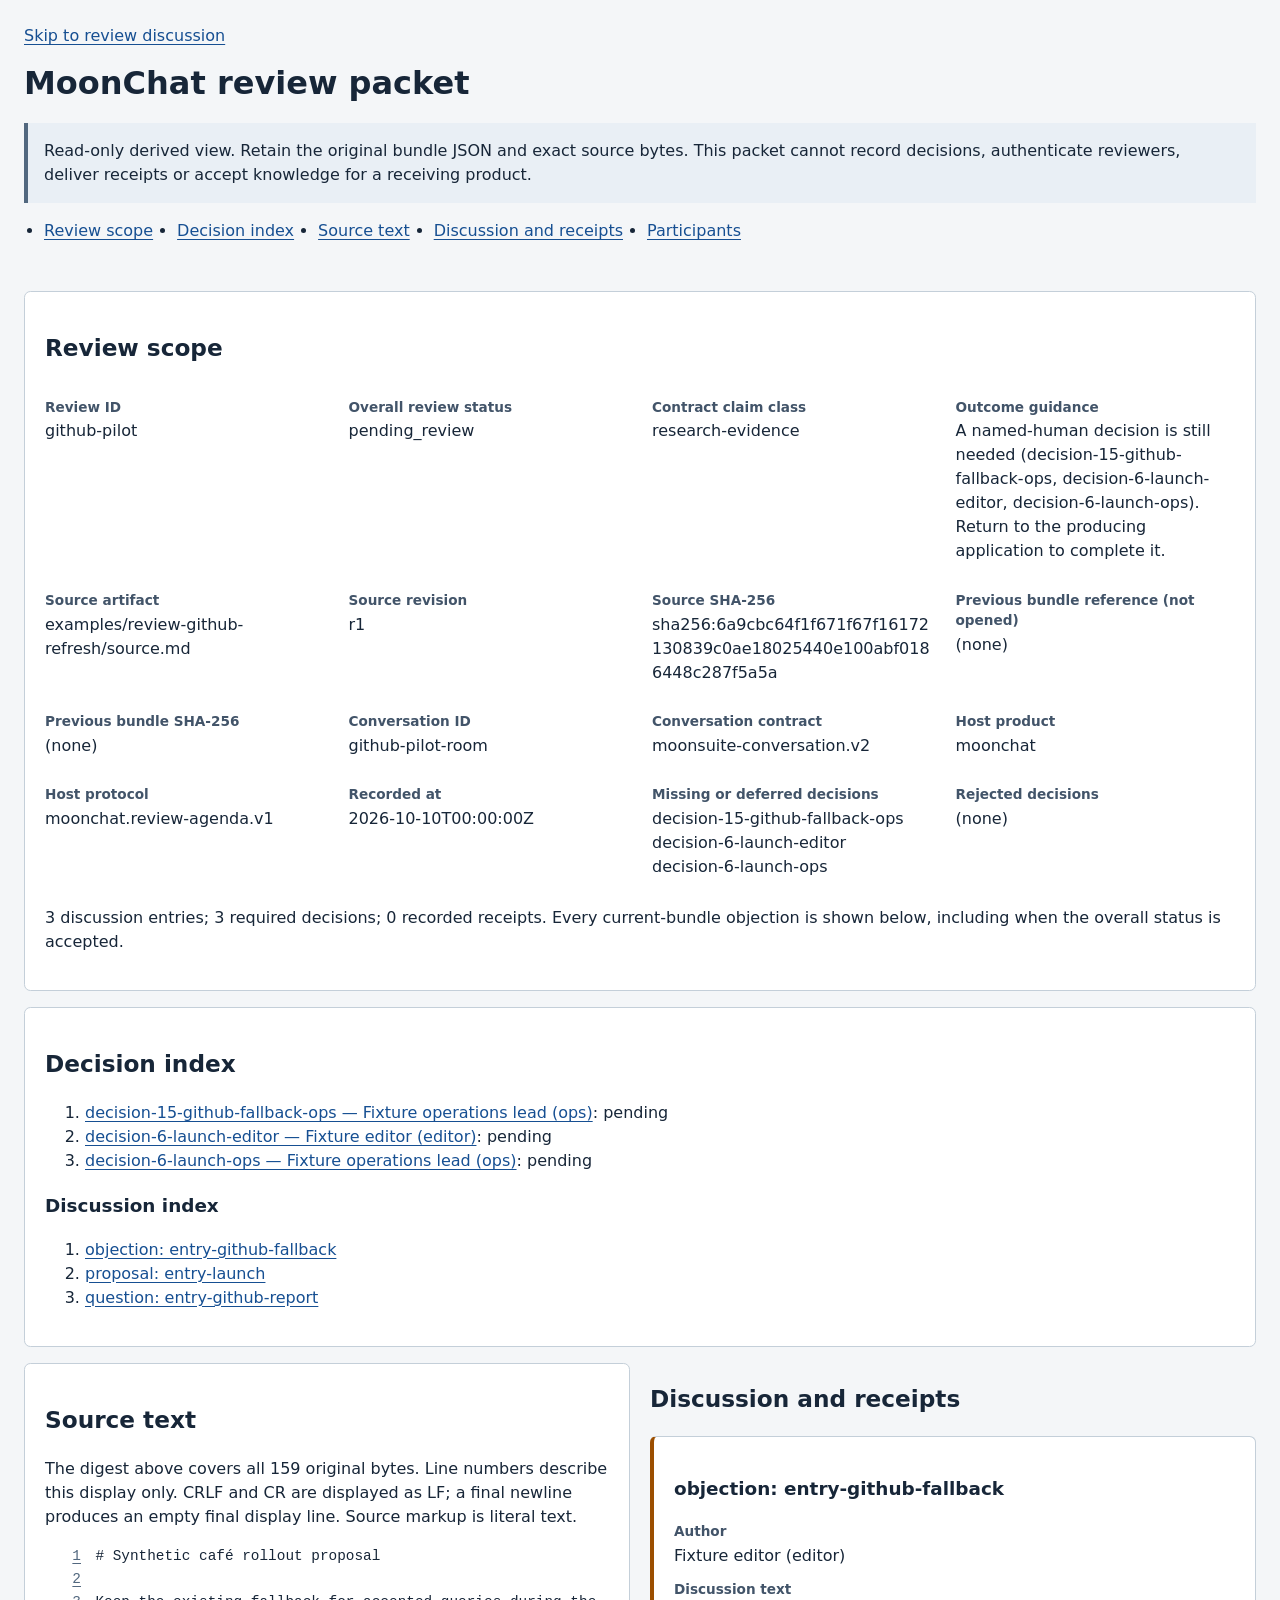
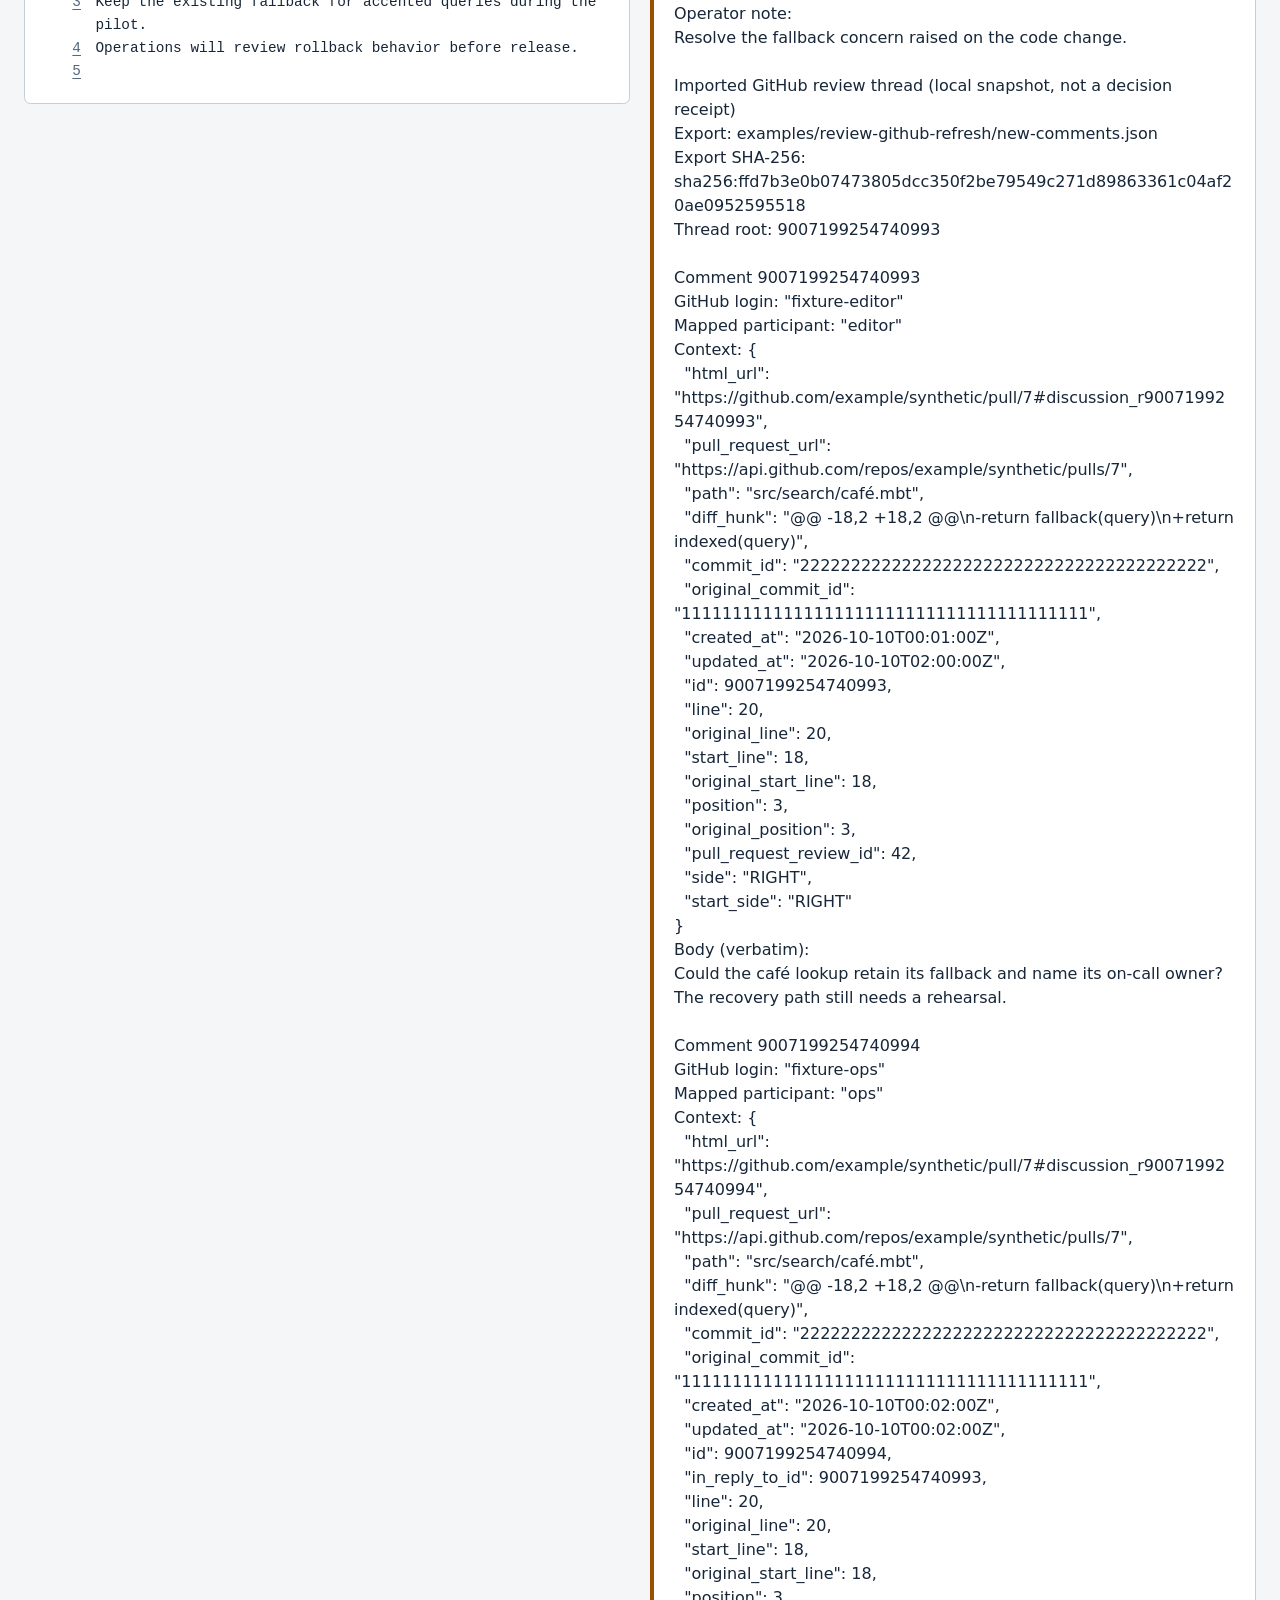
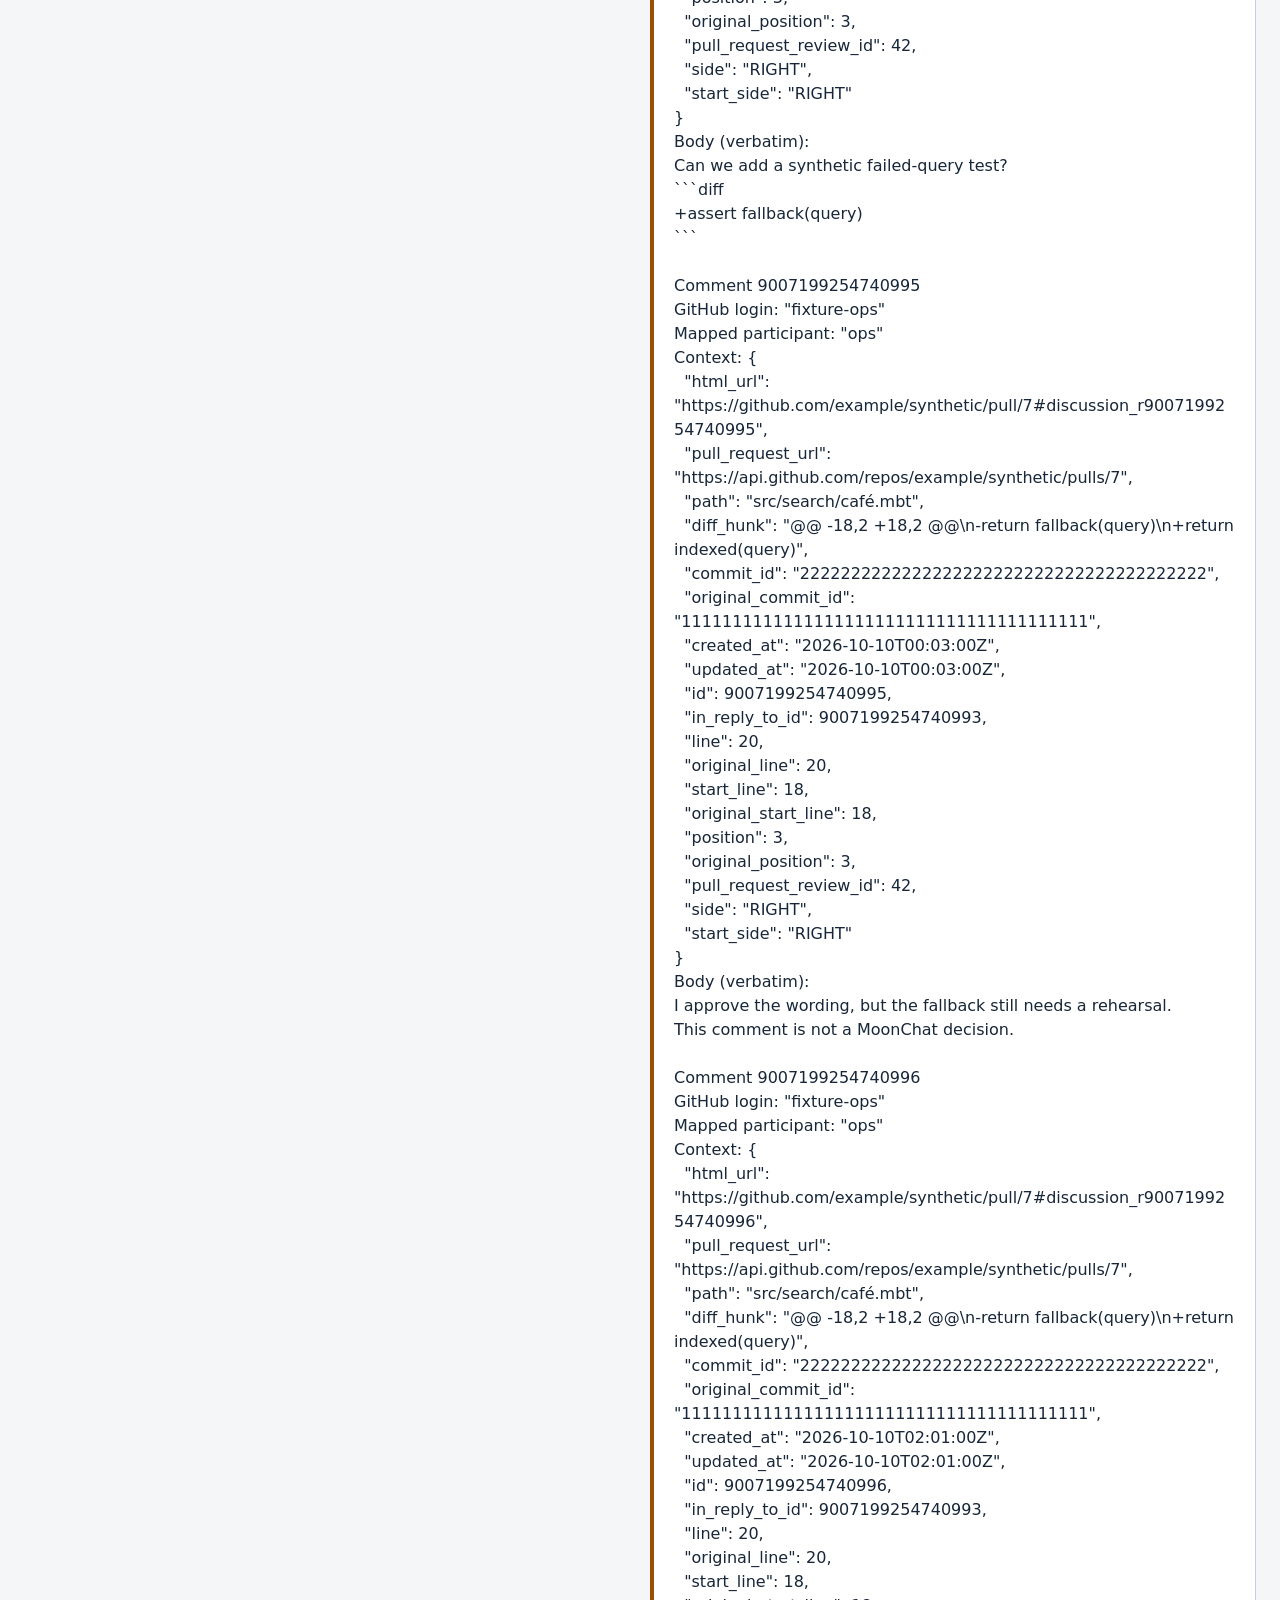
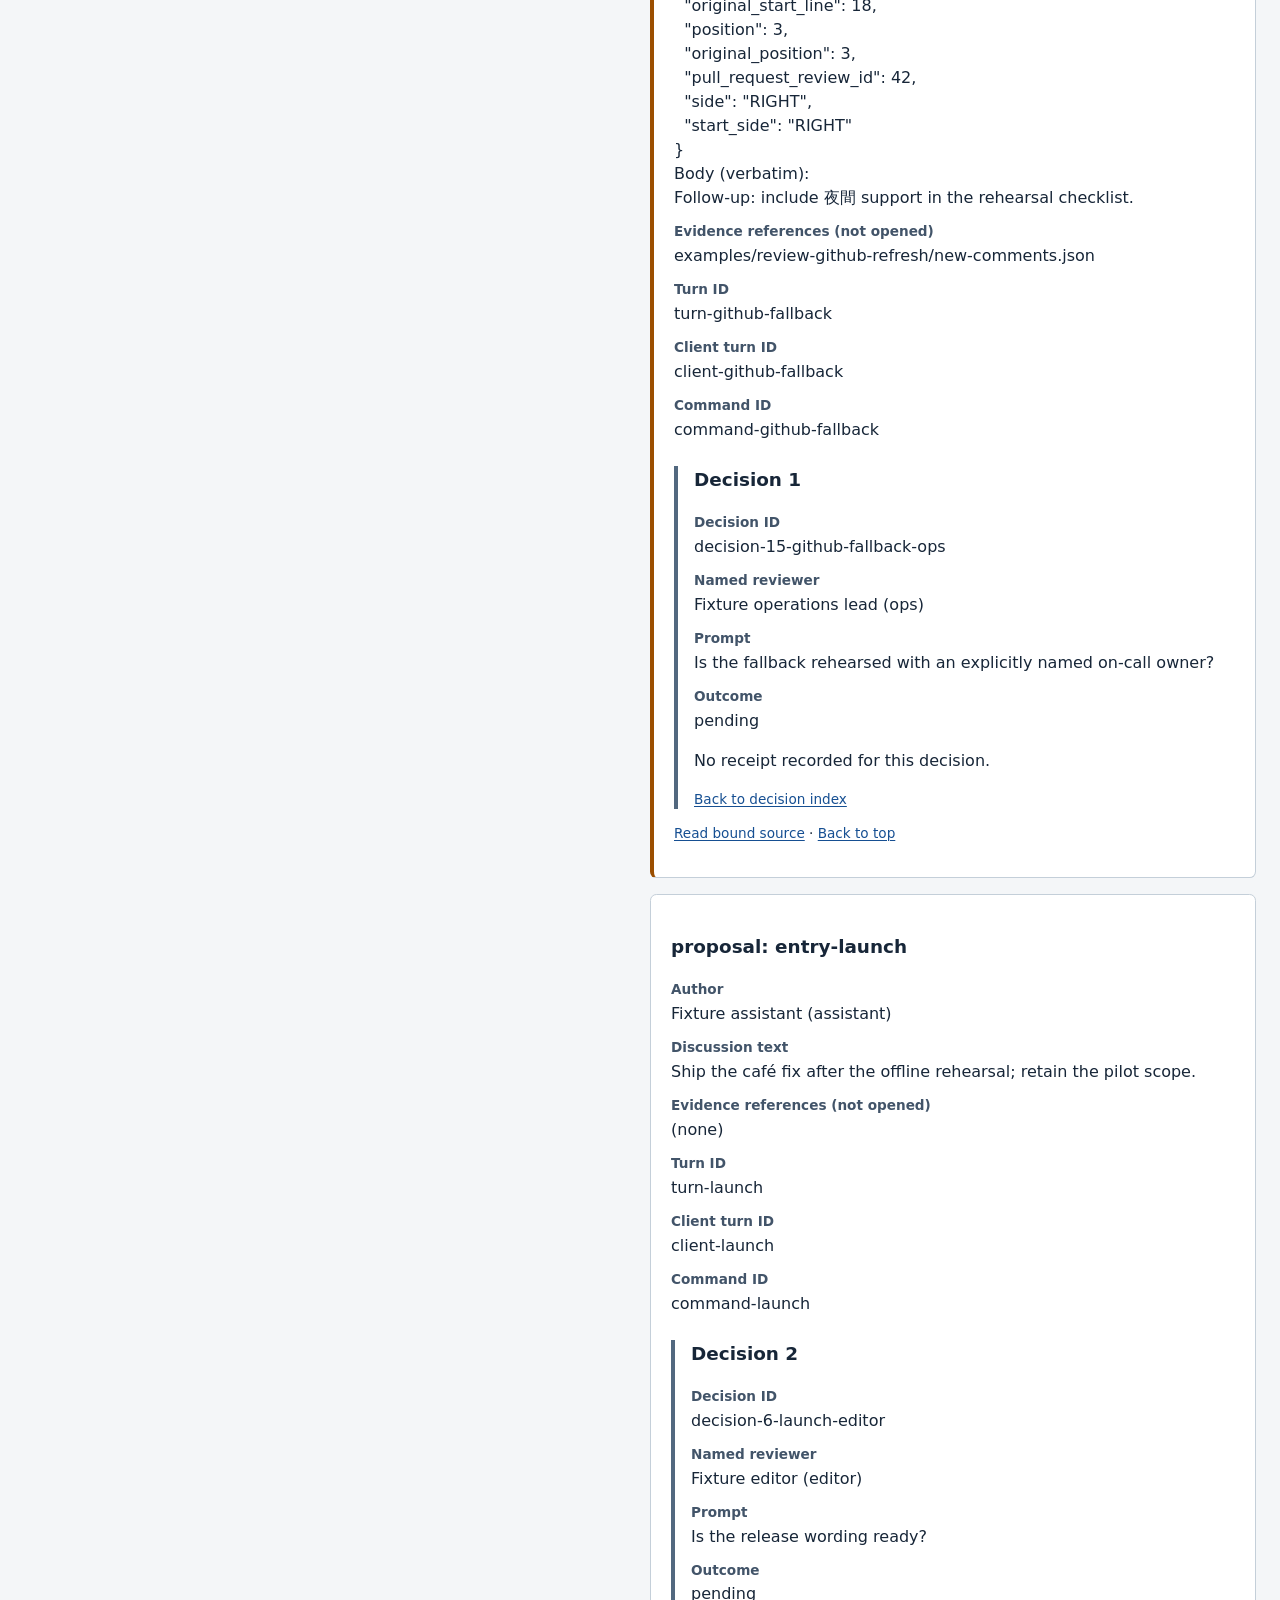
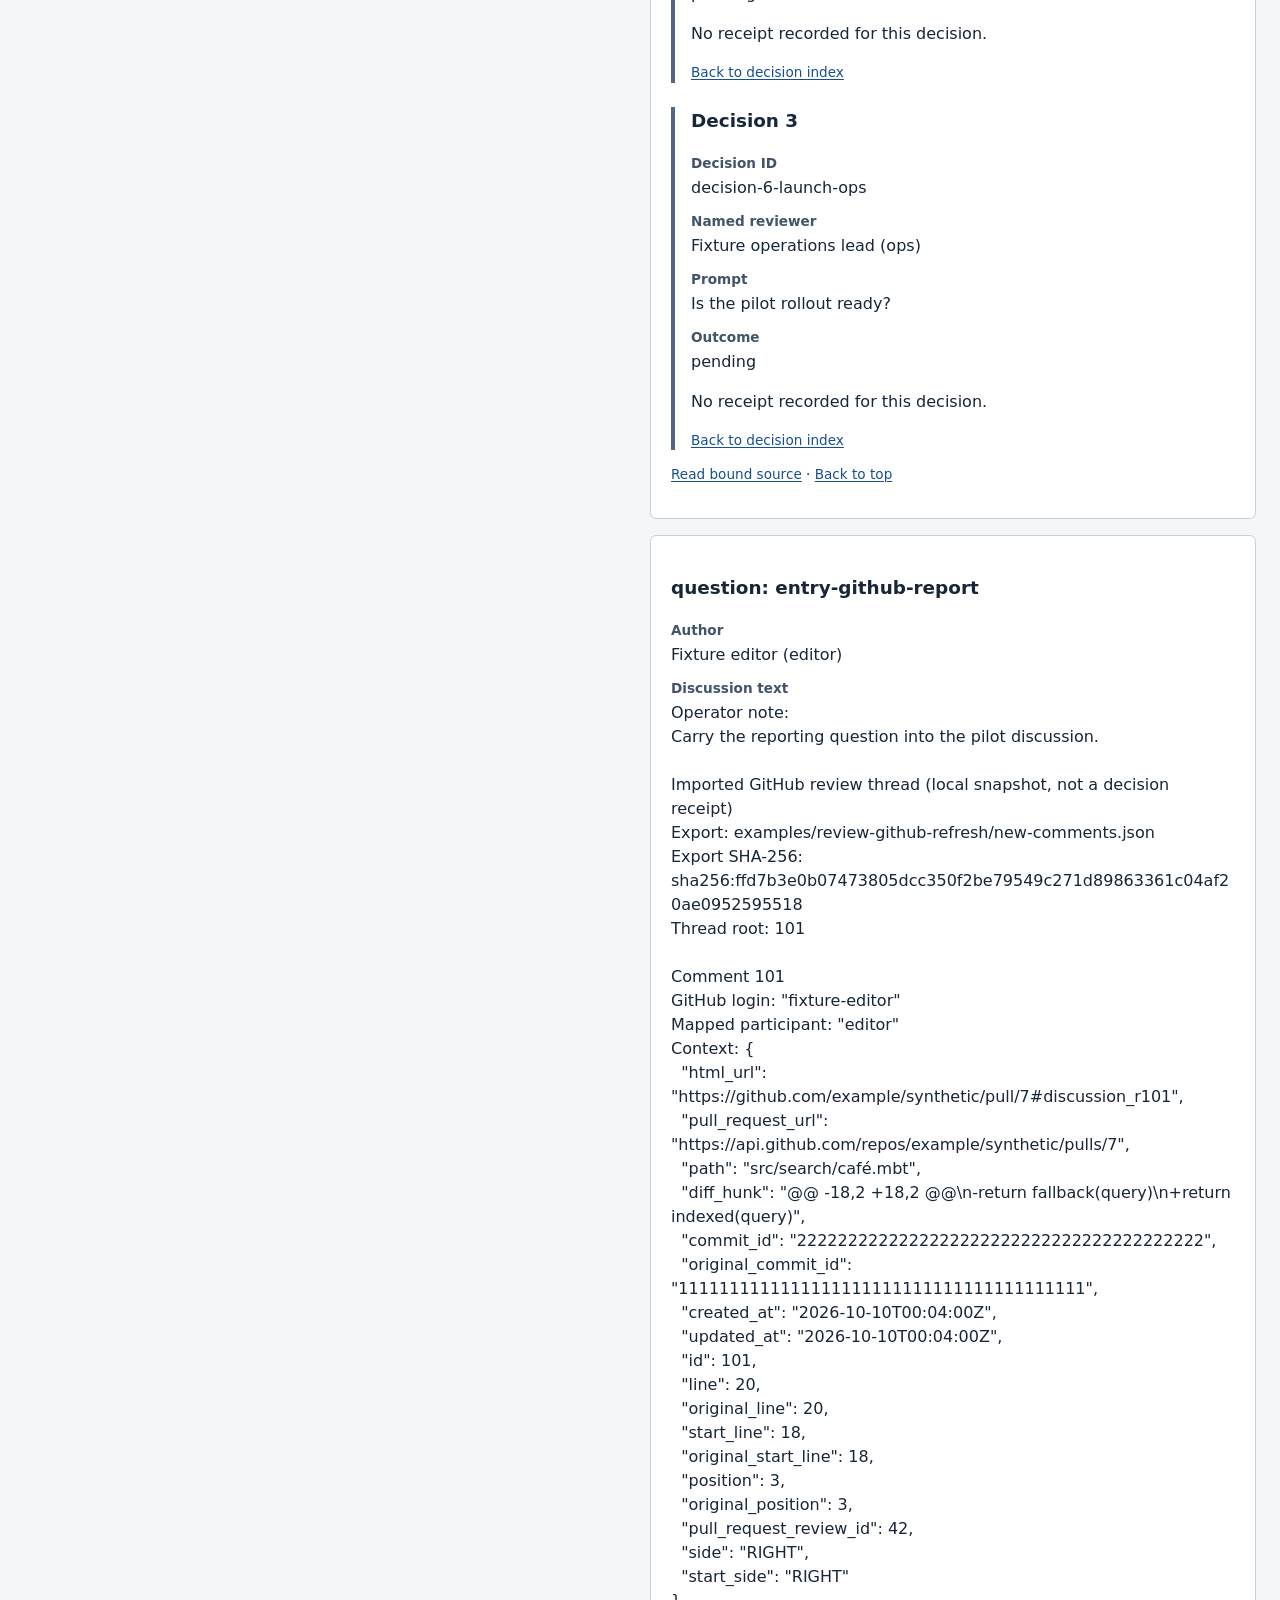
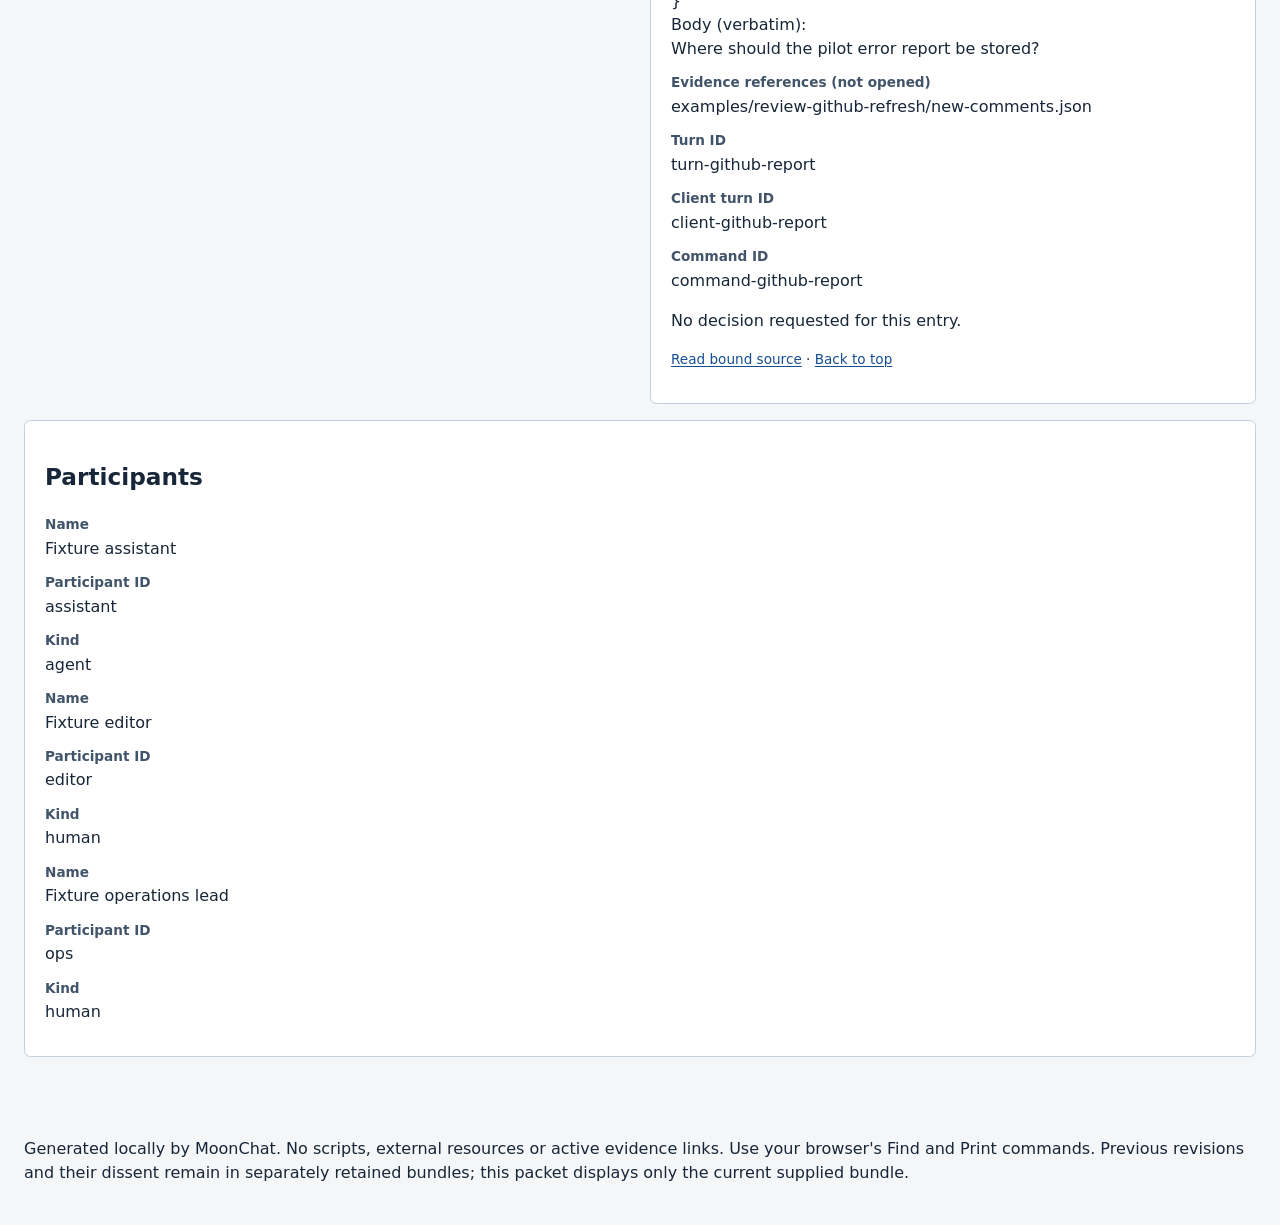
<file: examples/review-github-refresh/review.html>
<!doctype html>
<html lang="en">
<head>
<meta charset="utf-8">
<meta name="viewport" content="width=device-width, initial-scale=1">
<meta http-equiv="Content-Security-Policy" content="default-src 'none'; style-src 'unsafe-inline'; base-uri 'none'; form-action 'none'">
<title>MoonChat review packet: github-pilot</title>
<style>
:root { color-scheme: light; font: 16px/1.5 system-ui, sans-serif; color: #172638; background: #f4f6f8; }
* { box-sizing: border-box; }
body { margin: 0; }
a { color: #164f92; text-underline-offset: .18em; }
a:focus-visible { outline: 3px solid #b65c00; outline-offset: 3px; }
header, main, footer { max-width: 1440px; margin: auto; padding: 1.5rem; }
header { padding-bottom: .5rem; }
h1 { margin: .2rem 0; font-size: 2rem; }
h2 { font-size: 1.45rem; } h3 { font-size: 1.15rem; }
h2, h3, li, article { scroll-margin-top: 1rem; }
nav ul { display: flex; flex-wrap: wrap; gap: .5rem 1.5rem; padding-left: 1.25rem; }
.notice { padding: 1rem; border-left: 4px solid #52687f; background: #e9eff5; }
.columns { display: grid; grid-template-columns: minmax(0, 1fr) minmax(0, 1fr); gap: 1.25rem; align-items: start; }
section, article { min-width: 0; }
.panel, article { background: white; border: 1px solid #c4cfd9; border-radius: .4rem; padding: 1.25rem; margin-bottom: 1rem; }
.decision { border-left: 4px solid #52687f; padding-left: 1rem; margin-top: 1.5rem; }
.objection { border-left: 4px solid #9b4e00; }
dl { margin: .5rem 0; } .field { margin: .7rem 0; }
#summary dl { display: grid; grid-template-columns: repeat(auto-fit, minmax(260px, 1fr)); gap: .25rem 1.5rem; }
dt { font-weight: 650; font-size: .85rem; color: #425469; }
dd { margin: .15rem 0 0; white-space: pre-wrap; overflow-wrap: anywhere; }
.source-lines { list-style: none; margin: 0; padding: 0; font: .9rem/1.6 ui-monospace, monospace; }
.source-lines li { display: grid; grid-template-columns: 3.5em minmax(0, 1fr); min-height: 1.6em; }
.source-lines a { padding-right: 1em; text-align: right; color: #52687f; user-select: none; }
.source-lines span { white-space: pre-wrap; overflow-wrap: anywhere; tab-size: 4; }
:target { outline: 2px solid #9b4e00; outline-offset: 3px; }
.back { font-size: .85rem; } .skip { display: inline-block; margin-bottom: .5rem; }
@media (max-width: 850px) { .columns { display: block; } header, main, footer { padding: 1rem; } }
@media print { :root { background: white; font-size: 10pt; } .columns { display: block; } header, main, footer { padding: 0; } nav, .skip, .back { display: none; } .panel, article { border-radius: 0; } h2, h3, dt { break-after: avoid; } a { color: inherit; } :target { outline: none; } }
</style>
</head>
<body>
<header id="top">
<a class="skip" href="#discussion">Skip to review discussion</a>
<h1>MoonChat review packet</h1>
<p class="notice">Read-only derived view. Retain the original bundle JSON and exact source bytes. This packet cannot record decisions, authenticate reviewers, deliver receipts or accept knowledge for a receiving product.</p>
<nav aria-label="Packet sections"><ul><li><a href="#summary">Review scope</a></li><li><a href="#decision-index">Decision index</a></li><li><a href="#source">Source text</a></li><li><a href="#discussion">Discussion and receipts</a></li><li><a href="#participants">Participants</a></li></ul></nav>
</header>
<main>
<section class="panel" id="summary"><h2>Review scope</h2><dl>
<div class="field"><dt>Review ID</dt><dd>github-pilot</dd></div>
<div class="field"><dt>Overall review status</dt><dd>pending_review</dd></div>
<div class="field"><dt>Contract claim class</dt><dd>research-evidence</dd></div>
<div class="field"><dt>Outcome guidance</dt><dd>A named-human decision is still needed (decision-15-github-fallback-ops, decision-6-launch-editor, decision-6-launch-ops). Return to the producing application to complete it.</dd></div>
<div class="field"><dt>Source artifact</dt><dd>examples/review-github-refresh/source.md</dd></div>
<div class="field"><dt>Source revision</dt><dd>r1</dd></div>
<div class="field"><dt>Source SHA-256</dt><dd>sha256:6a9cbc64f1f671f67f16172130839c0ae18025440e100abf0186448c287f5a5a</dd></div>
<div class="field"><dt>Previous bundle reference (not opened)</dt><dd>(none)</dd></div>
<div class="field"><dt>Previous bundle SHA-256</dt><dd>(none)</dd></div>
<div class="field"><dt>Conversation ID</dt><dd>github-pilot-room</dd></div>
<div class="field"><dt>Conversation contract</dt><dd>moonsuite-conversation.v2</dd></div>
<div class="field"><dt>Host product</dt><dd>moonchat</dd></div>
<div class="field"><dt>Host protocol</dt><dd>moonchat.review-agenda.v1</dd></div>
<div class="field"><dt>Recorded at</dt><dd>2026-10-10T00:00:00Z</dd></div>
<div class="field"><dt>Missing or deferred decisions</dt><dd>decision-15-github-fallback-ops
decision-6-launch-editor
decision-6-launch-ops</dd></div>
<div class="field"><dt>Rejected decisions</dt><dd>(none)</dd></div>
</dl><p>3 discussion entries; 3 required decisions; 0 recorded receipts. Every current-bundle objection is shown below, including when the overall status is accepted.</p></section>
<section class="panel" id="decision-index"><h2>Decision index</h2><ol>
<li><a href="#decision-1">decision-15-github-fallback-ops — Fixture operations lead (ops)</a>: pending</li>
<li><a href="#decision-2">decision-6-launch-editor — Fixture editor (editor)</a>: pending</li>
<li><a href="#decision-3">decision-6-launch-ops — Fixture operations lead (ops)</a>: pending</li>
</ol><h3>Discussion index</h3><ol>
<li><a href="#entry-1">objection: entry-github-fallback</a></li>
<li><a href="#entry-2">proposal: entry-launch</a></li>
<li><a href="#entry-3">question: entry-github-report</a></li>
</ol></section>
<div class="columns">
<section class="panel" id="source"><h2>Source text</h2>
<p>The digest above covers all 159 original bytes. Line numbers describe this display only. CRLF and CR are displayed as LF; a final newline produces an empty final display line. Source markup is literal text.</p>
<ol class="source-lines">
<li id="source-line-1"><a aria-label="Source line 1" href="#source-line-1">1</a><span># Synthetic café rollout proposal</span></li>
<li id="source-line-2"><a aria-label="Source line 2" href="#source-line-2">2</a><span></span></li>
<li id="source-line-3"><a aria-label="Source line 3" href="#source-line-3">3</a><span>Keep the existing fallback for accented queries during the pilot.</span></li>
<li id="source-line-4"><a aria-label="Source line 4" href="#source-line-4">4</a><span>Operations will review rollback behavior before release.</span></li>
<li id="source-line-5"><a aria-label="Source line 5" href="#source-line-5">5</a><span></span></li>
</ol></section>
<section id="discussion"><h2>Discussion and receipts</h2>
<article id="entry-1" class="objection"><h3>objection: entry-github-fallback</h3><dl>
<div class="field"><dt>Author</dt><dd>Fixture editor (editor)</dd></div>
<div class="field"><dt>Discussion text</dt><dd>Operator note:
Resolve the fallback concern raised on the code change.

Imported GitHub review thread (local snapshot, not a decision receipt)
Export: examples/review-github-refresh/new-comments.json
Export SHA-256: sha256:ffd7b3e0b07473805dcc350f2be79549c271d89863361c04af20ae0952595518
Thread root: 9007199254740993

Comment 9007199254740993
GitHub login: &quot;fixture-editor&quot;
Mapped participant: &quot;editor&quot;
Context: {
  &quot;html_url&quot;: &quot;https://github.com/example/synthetic/pull/7#discussion_r9007199254740993&quot;,
  &quot;pull_request_url&quot;: &quot;https://api.github.com/repos/example/synthetic/pulls/7&quot;,
  &quot;path&quot;: &quot;src/search/café.mbt&quot;,
  &quot;diff_hunk&quot;: &quot;@@ -18,2 +18,2 @@\n-return fallback(query)\n+return indexed(query)&quot;,
  &quot;commit_id&quot;: &quot;2222222222222222222222222222222222222222&quot;,
  &quot;original_commit_id&quot;: &quot;1111111111111111111111111111111111111111&quot;,
  &quot;created_at&quot;: &quot;2026-10-10T00:01:00Z&quot;,
  &quot;updated_at&quot;: &quot;2026-10-10T02:00:00Z&quot;,
  &quot;id&quot;: 9007199254740993,
  &quot;line&quot;: 20,
  &quot;original_line&quot;: 20,
  &quot;start_line&quot;: 18,
  &quot;original_start_line&quot;: 18,
  &quot;position&quot;: 3,
  &quot;original_position&quot;: 3,
  &quot;pull_request_review_id&quot;: 42,
  &quot;side&quot;: &quot;RIGHT&quot;,
  &quot;start_side&quot;: &quot;RIGHT&quot;
}
Body (verbatim):
Could the café lookup retain its fallback and name its on-call owner?
The recovery path still needs a rehearsal.

Comment 9007199254740994
GitHub login: &quot;fixture-ops&quot;
Mapped participant: &quot;ops&quot;
Context: {
  &quot;html_url&quot;: &quot;https://github.com/example/synthetic/pull/7#discussion_r9007199254740994&quot;,
  &quot;pull_request_url&quot;: &quot;https://api.github.com/repos/example/synthetic/pulls/7&quot;,
  &quot;path&quot;: &quot;src/search/café.mbt&quot;,
  &quot;diff_hunk&quot;: &quot;@@ -18,2 +18,2 @@\n-return fallback(query)\n+return indexed(query)&quot;,
  &quot;commit_id&quot;: &quot;2222222222222222222222222222222222222222&quot;,
  &quot;original_commit_id&quot;: &quot;1111111111111111111111111111111111111111&quot;,
  &quot;created_at&quot;: &quot;2026-10-10T00:02:00Z&quot;,
  &quot;updated_at&quot;: &quot;2026-10-10T00:02:00Z&quot;,
  &quot;id&quot;: 9007199254740994,
  &quot;in_reply_to_id&quot;: 9007199254740993,
  &quot;line&quot;: 20,
  &quot;original_line&quot;: 20,
  &quot;start_line&quot;: 18,
  &quot;original_start_line&quot;: 18,
  &quot;position&quot;: 3,
  &quot;original_position&quot;: 3,
  &quot;pull_request_review_id&quot;: 42,
  &quot;side&quot;: &quot;RIGHT&quot;,
  &quot;start_side&quot;: &quot;RIGHT&quot;
}
Body (verbatim):
Can we add a synthetic failed-query test?
```diff
+assert fallback(query)
```

Comment 9007199254740995
GitHub login: &quot;fixture-ops&quot;
Mapped participant: &quot;ops&quot;
Context: {
  &quot;html_url&quot;: &quot;https://github.com/example/synthetic/pull/7#discussion_r9007199254740995&quot;,
  &quot;pull_request_url&quot;: &quot;https://api.github.com/repos/example/synthetic/pulls/7&quot;,
  &quot;path&quot;: &quot;src/search/café.mbt&quot;,
  &quot;diff_hunk&quot;: &quot;@@ -18,2 +18,2 @@\n-return fallback(query)\n+return indexed(query)&quot;,
  &quot;commit_id&quot;: &quot;2222222222222222222222222222222222222222&quot;,
  &quot;original_commit_id&quot;: &quot;1111111111111111111111111111111111111111&quot;,
  &quot;created_at&quot;: &quot;2026-10-10T00:03:00Z&quot;,
  &quot;updated_at&quot;: &quot;2026-10-10T00:03:00Z&quot;,
  &quot;id&quot;: 9007199254740995,
  &quot;in_reply_to_id&quot;: 9007199254740993,
  &quot;line&quot;: 20,
  &quot;original_line&quot;: 20,
  &quot;start_line&quot;: 18,
  &quot;original_start_line&quot;: 18,
  &quot;position&quot;: 3,
  &quot;original_position&quot;: 3,
  &quot;pull_request_review_id&quot;: 42,
  &quot;side&quot;: &quot;RIGHT&quot;,
  &quot;start_side&quot;: &quot;RIGHT&quot;
}
Body (verbatim):
I approve the wording, but the fallback still needs a rehearsal.
This comment is not a MoonChat decision.

Comment 9007199254740996
GitHub login: &quot;fixture-ops&quot;
Mapped participant: &quot;ops&quot;
Context: {
  &quot;html_url&quot;: &quot;https://github.com/example/synthetic/pull/7#discussion_r9007199254740996&quot;,
  &quot;pull_request_url&quot;: &quot;https://api.github.com/repos/example/synthetic/pulls/7&quot;,
  &quot;path&quot;: &quot;src/search/café.mbt&quot;,
  &quot;diff_hunk&quot;: &quot;@@ -18,2 +18,2 @@\n-return fallback(query)\n+return indexed(query)&quot;,
  &quot;commit_id&quot;: &quot;2222222222222222222222222222222222222222&quot;,
  &quot;original_commit_id&quot;: &quot;1111111111111111111111111111111111111111&quot;,
  &quot;created_at&quot;: &quot;2026-10-10T02:01:00Z&quot;,
  &quot;updated_at&quot;: &quot;2026-10-10T02:01:00Z&quot;,
  &quot;id&quot;: 9007199254740996,
  &quot;in_reply_to_id&quot;: 9007199254740993,
  &quot;line&quot;: 20,
  &quot;original_line&quot;: 20,
  &quot;start_line&quot;: 18,
  &quot;original_start_line&quot;: 18,
  &quot;position&quot;: 3,
  &quot;original_position&quot;: 3,
  &quot;pull_request_review_id&quot;: 42,
  &quot;side&quot;: &quot;RIGHT&quot;,
  &quot;start_side&quot;: &quot;RIGHT&quot;
}
Body (verbatim):
Follow-up: include 夜間 support in the rehearsal checklist.
</dd></div>
<div class="field"><dt>Evidence references (not opened)</dt><dd>examples/review-github-refresh/new-comments.json</dd></div>
<div class="field"><dt>Turn ID</dt><dd>turn-github-fallback</dd></div>
<div class="field"><dt>Client turn ID</dt><dd>client-github-fallback</dd></div>
<div class="field"><dt>Command ID</dt><dd>command-github-fallback</dd></div>
</dl>
<section class="decision" id="decision-1"><h3>Decision 1</h3><dl>
<div class="field"><dt>Decision ID</dt><dd>decision-15-github-fallback-ops</dd></div>
<div class="field"><dt>Named reviewer</dt><dd>Fixture operations lead (ops)</dd></div>
<div class="field"><dt>Prompt</dt><dd>Is the fallback rehearsed with an explicitly named on-call owner?</dd></div>
<div class="field"><dt>Outcome</dt><dd>pending</dd></div>
</dl><p>No receipt recorded for this decision.</p>
<p class="back"><a href="#decision-index">Back to decision index</a></p></section>
<p class="back"><a href="#source">Read bound source</a> · <a href="#top">Back to top</a></p></article>
<article id="entry-2"><h3>proposal: entry-launch</h3><dl>
<div class="field"><dt>Author</dt><dd>Fixture assistant (assistant)</dd></div>
<div class="field"><dt>Discussion text</dt><dd>Ship the café fix after the offline rehearsal; retain the pilot scope.</dd></div>
<div class="field"><dt>Evidence references (not opened)</dt><dd>(none)</dd></div>
<div class="field"><dt>Turn ID</dt><dd>turn-launch</dd></div>
<div class="field"><dt>Client turn ID</dt><dd>client-launch</dd></div>
<div class="field"><dt>Command ID</dt><dd>command-launch</dd></div>
</dl>
<section class="decision" id="decision-2"><h3>Decision 2</h3><dl>
<div class="field"><dt>Decision ID</dt><dd>decision-6-launch-editor</dd></div>
<div class="field"><dt>Named reviewer</dt><dd>Fixture editor (editor)</dd></div>
<div class="field"><dt>Prompt</dt><dd>Is the release wording ready?</dd></div>
<div class="field"><dt>Outcome</dt><dd>pending</dd></div>
</dl><p>No receipt recorded for this decision.</p>
<p class="back"><a href="#decision-index">Back to decision index</a></p></section>
<section class="decision" id="decision-3"><h3>Decision 3</h3><dl>
<div class="field"><dt>Decision ID</dt><dd>decision-6-launch-ops</dd></div>
<div class="field"><dt>Named reviewer</dt><dd>Fixture operations lead (ops)</dd></div>
<div class="field"><dt>Prompt</dt><dd>Is the pilot rollout ready?</dd></div>
<div class="field"><dt>Outcome</dt><dd>pending</dd></div>
</dl><p>No receipt recorded for this decision.</p>
<p class="back"><a href="#decision-index">Back to decision index</a></p></section>
<p class="back"><a href="#source">Read bound source</a> · <a href="#top">Back to top</a></p></article>
<article id="entry-3"><h3>question: entry-github-report</h3><dl>
<div class="field"><dt>Author</dt><dd>Fixture editor (editor)</dd></div>
<div class="field"><dt>Discussion text</dt><dd>Operator note:
Carry the reporting question into the pilot discussion.

Imported GitHub review thread (local snapshot, not a decision receipt)
Export: examples/review-github-refresh/new-comments.json
Export SHA-256: sha256:ffd7b3e0b07473805dcc350f2be79549c271d89863361c04af20ae0952595518
Thread root: 101

Comment 101
GitHub login: &quot;fixture-editor&quot;
Mapped participant: &quot;editor&quot;
Context: {
  &quot;html_url&quot;: &quot;https://github.com/example/synthetic/pull/7#discussion_r101&quot;,
  &quot;pull_request_url&quot;: &quot;https://api.github.com/repos/example/synthetic/pulls/7&quot;,
  &quot;path&quot;: &quot;src/search/café.mbt&quot;,
  &quot;diff_hunk&quot;: &quot;@@ -18,2 +18,2 @@\n-return fallback(query)\n+return indexed(query)&quot;,
  &quot;commit_id&quot;: &quot;2222222222222222222222222222222222222222&quot;,
  &quot;original_commit_id&quot;: &quot;1111111111111111111111111111111111111111&quot;,
  &quot;created_at&quot;: &quot;2026-10-10T00:04:00Z&quot;,
  &quot;updated_at&quot;: &quot;2026-10-10T00:04:00Z&quot;,
  &quot;id&quot;: 101,
  &quot;line&quot;: 20,
  &quot;original_line&quot;: 20,
  &quot;start_line&quot;: 18,
  &quot;original_start_line&quot;: 18,
  &quot;position&quot;: 3,
  &quot;original_position&quot;: 3,
  &quot;pull_request_review_id&quot;: 42,
  &quot;side&quot;: &quot;RIGHT&quot;,
  &quot;start_side&quot;: &quot;RIGHT&quot;
}
Body (verbatim):
Where should the pilot error report be stored?
</dd></div>
<div class="field"><dt>Evidence references (not opened)</dt><dd>examples/review-github-refresh/new-comments.json</dd></div>
<div class="field"><dt>Turn ID</dt><dd>turn-github-report</dd></div>
<div class="field"><dt>Client turn ID</dt><dd>client-github-report</dd></div>
<div class="field"><dt>Command ID</dt><dd>command-github-report</dd></div>
</dl>
<p>No decision requested for this entry.</p>
<p class="back"><a href="#source">Read bound source</a> · <a href="#top">Back to top</a></p></article>
</section></div>
<section class="panel" id="participants"><h2>Participants</h2>
<dl>
<div class="field"><dt>Name</dt><dd>Fixture assistant</dd></div>
<div class="field"><dt>Participant ID</dt><dd>assistant</dd></div>
<div class="field"><dt>Kind</dt><dd>agent</dd></div>
</dl>
<dl>
<div class="field"><dt>Name</dt><dd>Fixture editor</dd></div>
<div class="field"><dt>Participant ID</dt><dd>editor</dd></div>
<div class="field"><dt>Kind</dt><dd>human</dd></div>
</dl>
<dl>
<div class="field"><dt>Name</dt><dd>Fixture operations lead</dd></div>
<div class="field"><dt>Participant ID</dt><dd>ops</dd></div>
<div class="field"><dt>Kind</dt><dd>human</dd></div>
</dl>
</section></main>
<footer><p>Generated locally by MoonChat. No scripts, external resources or active evidence links. Use your browser's Find and Print commands. Previous revisions and their dissent remain in separately retained bundles; this packet displays only the current supplied bundle.</p></footer>
</body>
</html>
</file>
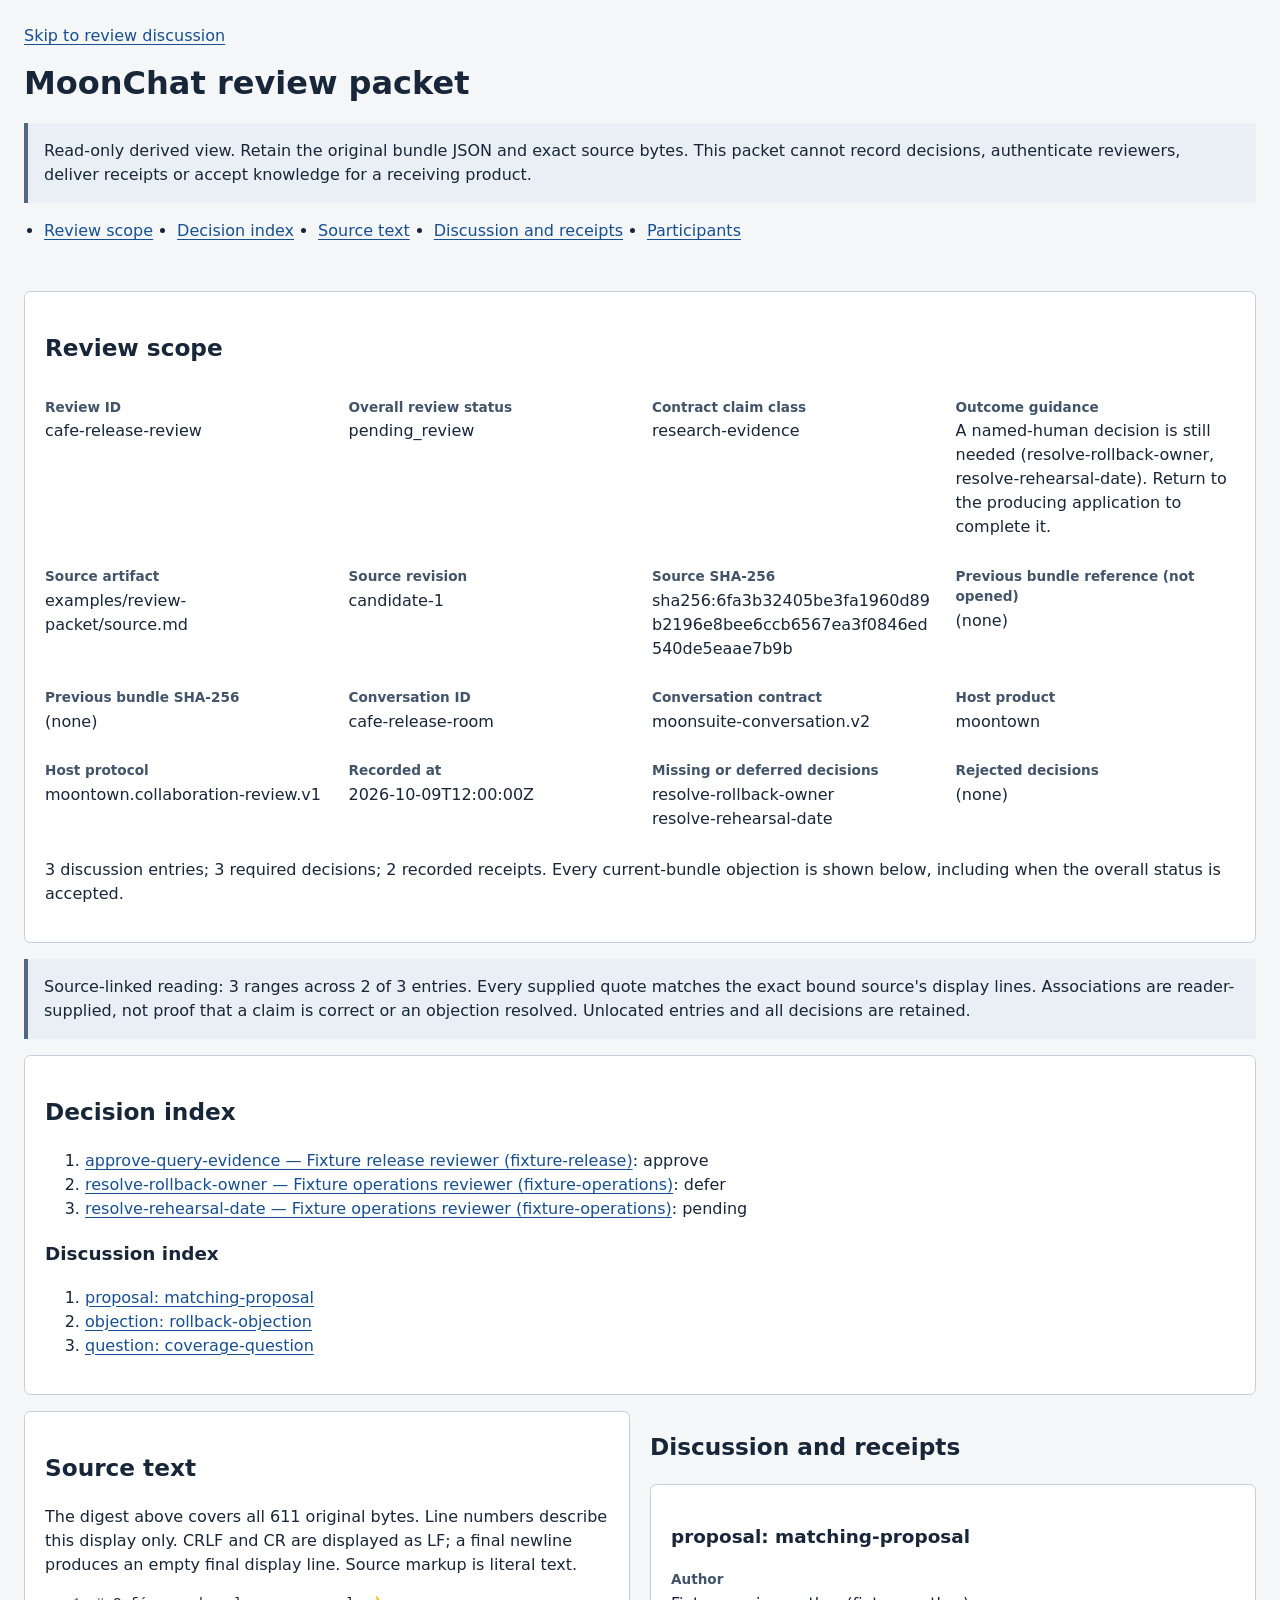
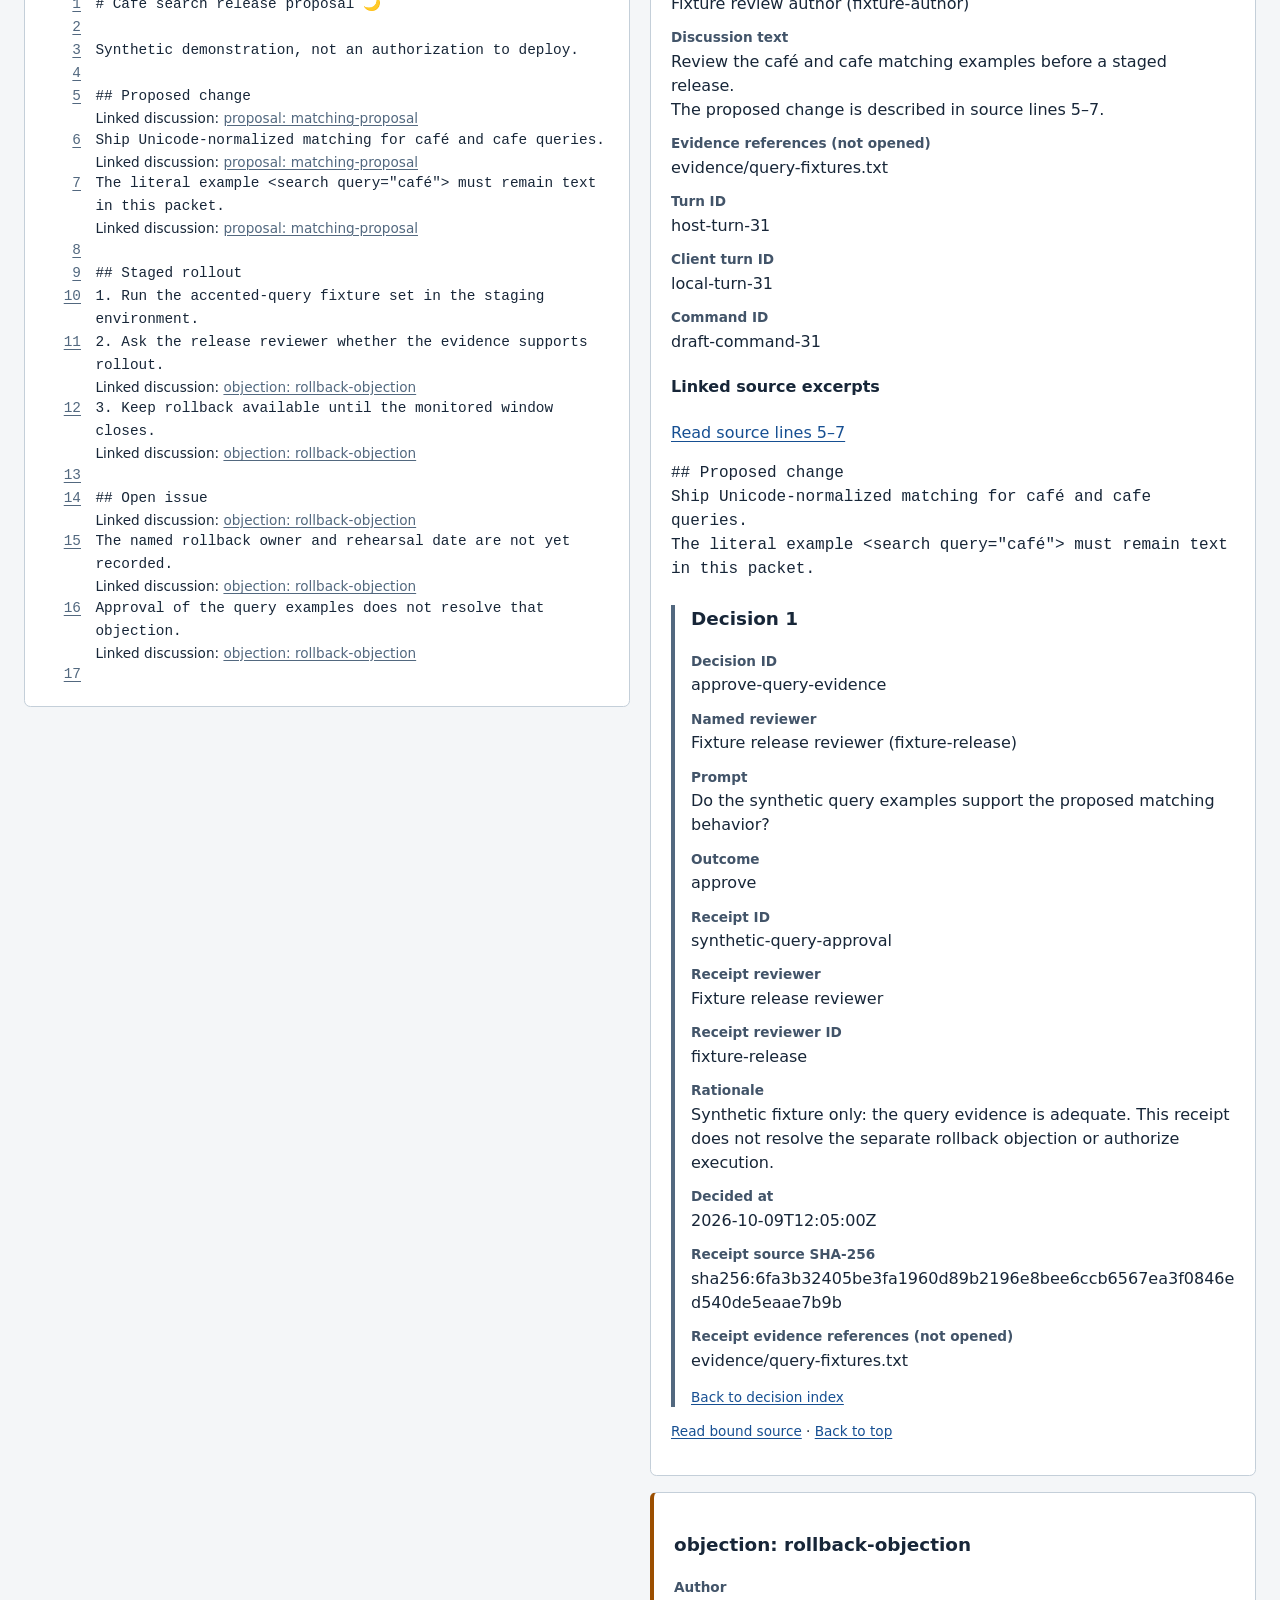
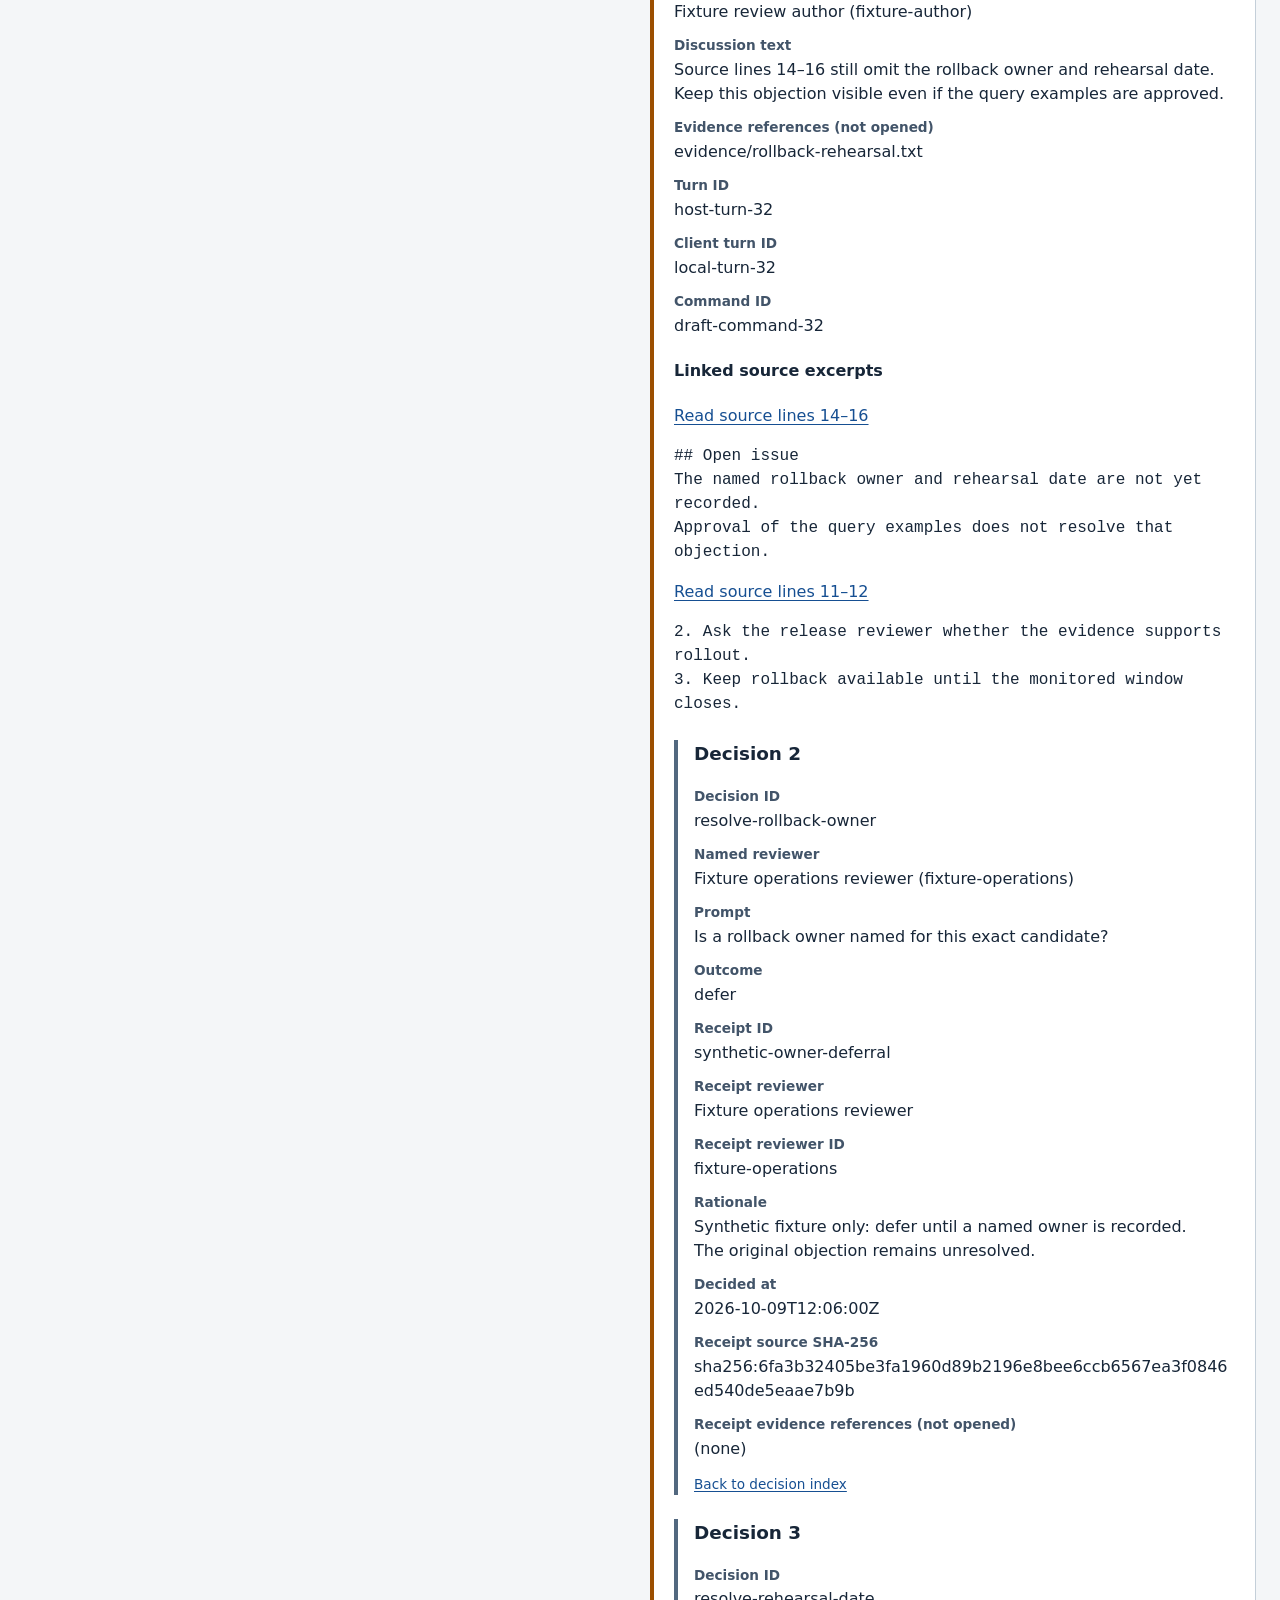
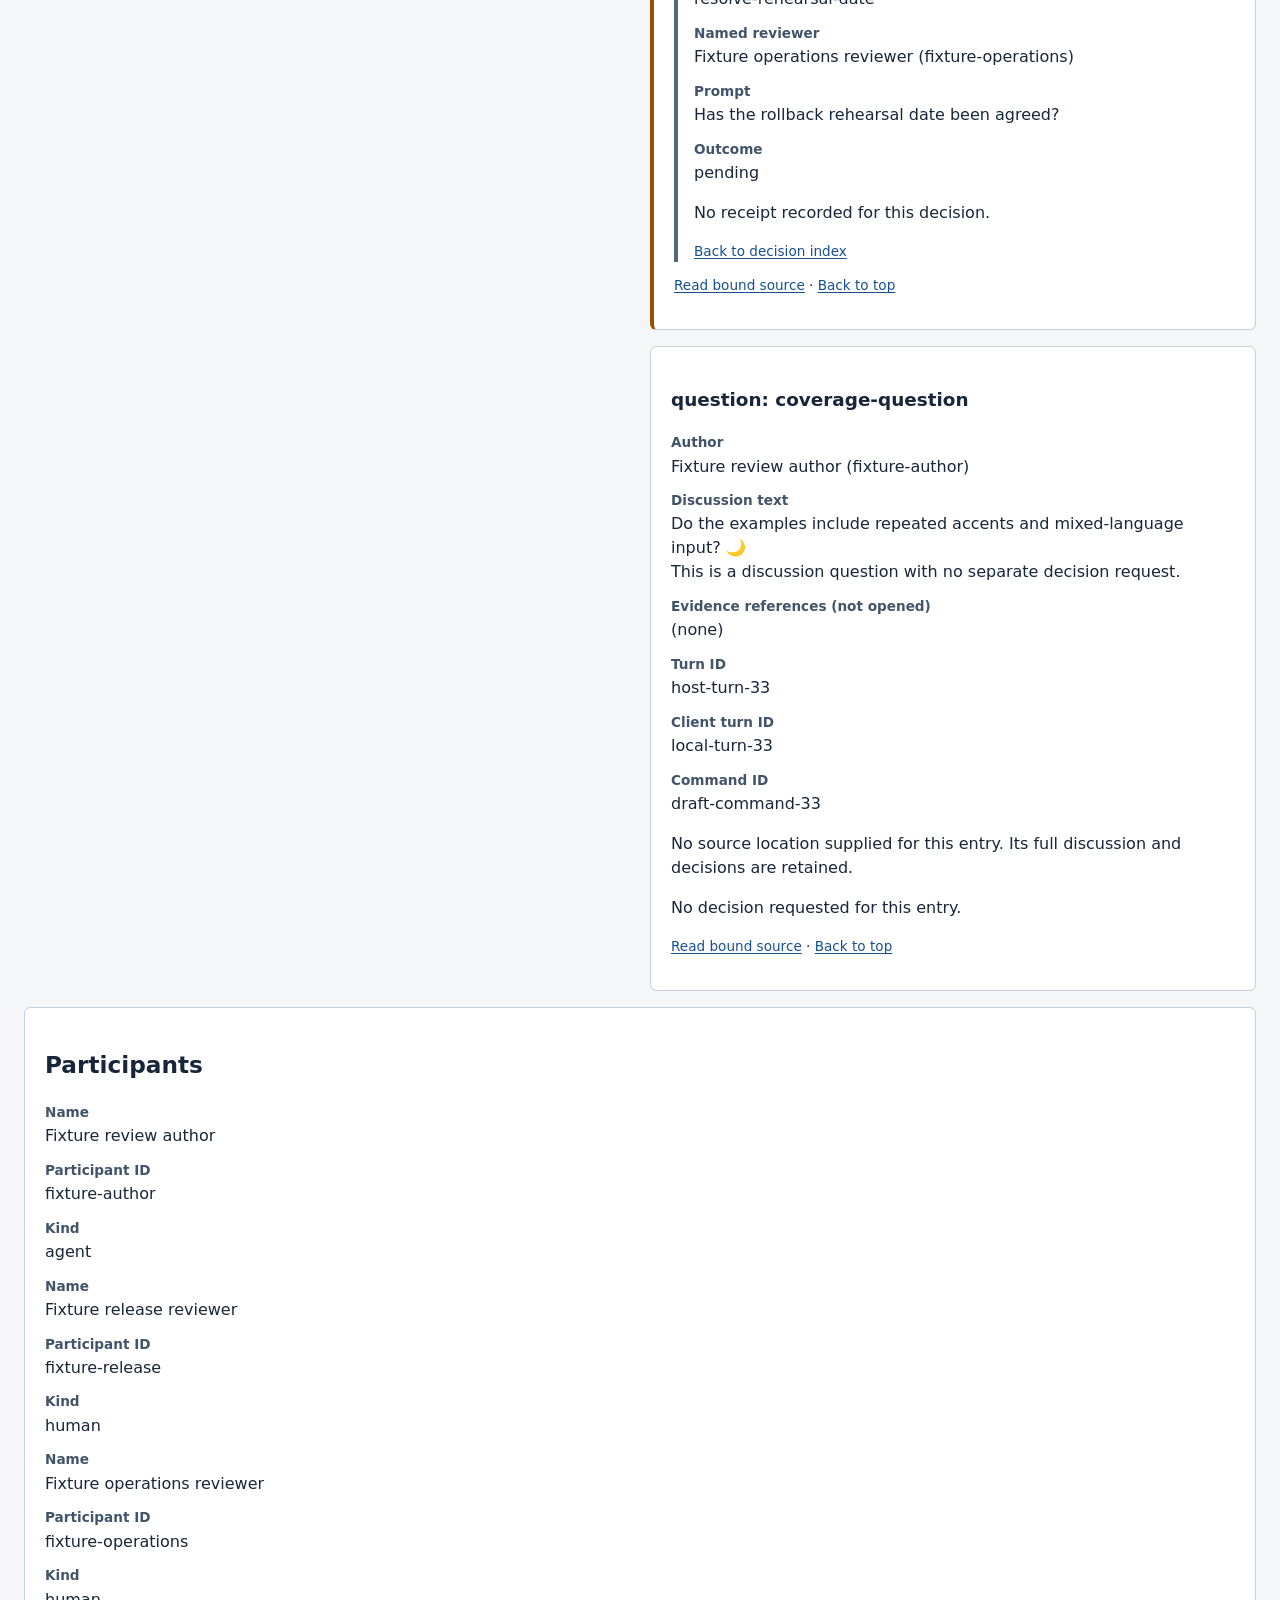
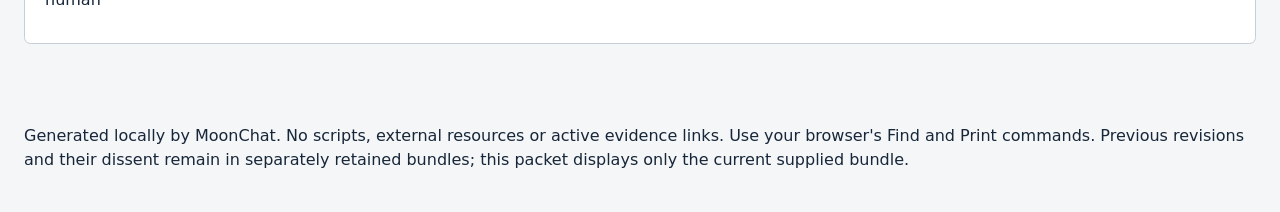
<file: examples/review-locations/linked-review.html>
<!doctype html>
<html lang="en">
<head>
<meta charset="utf-8">
<meta name="viewport" content="width=device-width, initial-scale=1">
<meta http-equiv="Content-Security-Policy" content="default-src 'none'; style-src 'unsafe-inline'; base-uri 'none'; form-action 'none'">
<title>MoonChat review packet: cafe-release-review</title>
<style>
:root { color-scheme: light; font: 16px/1.5 system-ui, sans-serif; color: #172638; background: #f4f6f8; }
* { box-sizing: border-box; }
body { margin: 0; }
a { color: #164f92; text-underline-offset: .18em; }
a:focus-visible { outline: 3px solid #b65c00; outline-offset: 3px; }
header, main, footer { max-width: 1440px; margin: auto; padding: 1.5rem; }
header { padding-bottom: .5rem; }
h1 { margin: .2rem 0; font-size: 2rem; }
h2 { font-size: 1.45rem; } h3 { font-size: 1.15rem; }
h2, h3, li, article { scroll-margin-top: 1rem; }
nav ul { display: flex; flex-wrap: wrap; gap: .5rem 1.5rem; padding-left: 1.25rem; }
.notice { padding: 1rem; border-left: 4px solid #52687f; background: #e9eff5; }
.columns { display: grid; grid-template-columns: minmax(0, 1fr) minmax(0, 1fr); gap: 1.25rem; align-items: start; }
section, article { min-width: 0; }
.panel, article { background: white; border: 1px solid #c4cfd9; border-radius: .4rem; padding: 1.25rem; margin-bottom: 1rem; }
.decision { border-left: 4px solid #52687f; padding-left: 1rem; margin-top: 1.5rem; }
.objection { border-left: 4px solid #9b4e00; }
dl { margin: .5rem 0; } .field { margin: .7rem 0; }
#summary dl { display: grid; grid-template-columns: repeat(auto-fit, minmax(260px, 1fr)); gap: .25rem 1.5rem; }
dt { font-weight: 650; font-size: .85rem; color: #425469; }
dd { margin: .15rem 0 0; white-space: pre-wrap; overflow-wrap: anywhere; }
.source-lines { list-style: none; margin: 0; padding: 0; font: .9rem/1.6 ui-monospace, monospace; }
.source-lines li { display: grid; grid-template-columns: 3.5em minmax(0, 1fr); min-height: 1.6em; }
.source-lines a { padding-right: 1em; text-align: right; color: #52687f; user-select: none; }
.source-lines span { white-space: pre-wrap; overflow-wrap: anywhere; tab-size: 4; }
:target { outline: 2px solid #9b4e00; outline-offset: 3px; }
.back { font-size: .85rem; } .skip { display: inline-block; margin-bottom: .5rem; }
@media (max-width: 850px) { .columns { display: block; } header, main, footer { padding: 1rem; } }
@media print { :root { background: white; font-size: 10pt; } .columns { display: block; } header, main, footer { padding: 0; } nav, .skip, .back { display: none; } .panel, article { border-radius: 0; } h2, h3, dt { break-after: avoid; } a { color: inherit; } :target { outline: none; } }
</style>
</head>
<body>
<header id="top">
<a class="skip" href="#discussion">Skip to review discussion</a>
<h1>MoonChat review packet</h1>
<p class="notice">Read-only derived view. Retain the original bundle JSON and exact source bytes. This packet cannot record decisions, authenticate reviewers, deliver receipts or accept knowledge for a receiving product.</p>
<nav aria-label="Packet sections"><ul><li><a href="#summary">Review scope</a></li><li><a href="#decision-index">Decision index</a></li><li><a href="#source">Source text</a></li><li><a href="#discussion">Discussion and receipts</a></li><li><a href="#participants">Participants</a></li></ul></nav>
</header>
<main>
<section class="panel" id="summary"><h2>Review scope</h2><dl>
<div class="field"><dt>Review ID</dt><dd>cafe-release-review</dd></div>
<div class="field"><dt>Overall review status</dt><dd>pending_review</dd></div>
<div class="field"><dt>Contract claim class</dt><dd>research-evidence</dd></div>
<div class="field"><dt>Outcome guidance</dt><dd>A named-human decision is still needed (resolve-rollback-owner, resolve-rehearsal-date). Return to the producing application to complete it.</dd></div>
<div class="field"><dt>Source artifact</dt><dd>examples/review-packet/source.md</dd></div>
<div class="field"><dt>Source revision</dt><dd>candidate-1</dd></div>
<div class="field"><dt>Source SHA-256</dt><dd>sha256:6fa3b32405be3fa1960d89b2196e8bee6ccb6567ea3f0846ed540de5eaae7b9b</dd></div>
<div class="field"><dt>Previous bundle reference (not opened)</dt><dd>(none)</dd></div>
<div class="field"><dt>Previous bundle SHA-256</dt><dd>(none)</dd></div>
<div class="field"><dt>Conversation ID</dt><dd>cafe-release-room</dd></div>
<div class="field"><dt>Conversation contract</dt><dd>moonsuite-conversation.v2</dd></div>
<div class="field"><dt>Host product</dt><dd>moontown</dd></div>
<div class="field"><dt>Host protocol</dt><dd>moontown.collaboration-review.v1</dd></div>
<div class="field"><dt>Recorded at</dt><dd>2026-10-09T12:00:00Z</dd></div>
<div class="field"><dt>Missing or deferred decisions</dt><dd>resolve-rollback-owner
resolve-rehearsal-date</dd></div>
<div class="field"><dt>Rejected decisions</dt><dd>(none)</dd></div>
</dl><p>3 discussion entries; 3 required decisions; 2 recorded receipts. Every current-bundle objection is shown below, including when the overall status is accepted.</p></section>
<p class="notice">Source-linked reading: 3 ranges across 2 of 3 entries. Every supplied quote matches the exact bound source's display lines. Associations are reader-supplied, not proof that a claim is correct or an objection resolved. Unlocated entries and all decisions are retained.</p>
<section class="panel" id="decision-index"><h2>Decision index</h2><ol>
<li><a href="#decision-1">approve-query-evidence — Fixture release reviewer (fixture-release)</a>: approve</li>
<li><a href="#decision-2">resolve-rollback-owner — Fixture operations reviewer (fixture-operations)</a>: defer</li>
<li><a href="#decision-3">resolve-rehearsal-date — Fixture operations reviewer (fixture-operations)</a>: pending</li>
</ol><h3>Discussion index</h3><ol>
<li><a href="#entry-1">proposal: matching-proposal</a></li>
<li><a href="#entry-2">objection: rollback-objection</a></li>
<li><a href="#entry-3">question: coverage-question</a></li>
</ol></section>
<div class="columns">
<section class="panel" id="source"><h2>Source text</h2>
<p>The digest above covers all 611 original bytes. Line numbers describe this display only. CRLF and CR are displayed as LF; a final newline produces an empty final display line. Source markup is literal text.</p>
<ol class="source-lines">
<li id="source-line-1"><a aria-label="Source line 1" href="#source-line-1">1</a><span># Café search release proposal 🌙</span></li>
<li id="source-line-2"><a aria-label="Source line 2" href="#source-line-2">2</a><span></span></li>
<li id="source-line-3"><a aria-label="Source line 3" href="#source-line-3">3</a><span>Synthetic demonstration, not an authorization to deploy.</span></li>
<li id="source-line-4"><a aria-label="Source line 4" href="#source-line-4">4</a><span></span></li>
<li id="source-line-5"><a aria-label="Source line 5" href="#source-line-5">5</a><span>## Proposed change</span><nav aria-label="Discussion for source line 5" style="grid-column:2;font:0.85rem/1.5 system-ui,sans-serif">Linked discussion: <a href="#location-1">proposal: matching-proposal</a></nav></li>
<li id="source-line-6"><a aria-label="Source line 6" href="#source-line-6">6</a><span>Ship Unicode-normalized matching for café and cafe queries.</span><nav aria-label="Discussion for source line 6" style="grid-column:2;font:0.85rem/1.5 system-ui,sans-serif">Linked discussion: <a href="#location-1">proposal: matching-proposal</a></nav></li>
<li id="source-line-7"><a aria-label="Source line 7" href="#source-line-7">7</a><span>The literal example &lt;search query=&quot;café&quot;&gt; must remain text in this packet.</span><nav aria-label="Discussion for source line 7" style="grid-column:2;font:0.85rem/1.5 system-ui,sans-serif">Linked discussion: <a href="#location-1">proposal: matching-proposal</a></nav></li>
<li id="source-line-8"><a aria-label="Source line 8" href="#source-line-8">8</a><span></span></li>
<li id="source-line-9"><a aria-label="Source line 9" href="#source-line-9">9</a><span>## Staged rollout</span></li>
<li id="source-line-10"><a aria-label="Source line 10" href="#source-line-10">10</a><span>1. Run the accented-query fixture set in the staging environment.</span></li>
<li id="source-line-11"><a aria-label="Source line 11" href="#source-line-11">11</a><span>2. Ask the release reviewer whether the evidence supports rollout.</span><nav aria-label="Discussion for source line 11" style="grid-column:2;font:0.85rem/1.5 system-ui,sans-serif">Linked discussion: <a href="#location-3">objection: rollback-objection</a></nav></li>
<li id="source-line-12"><a aria-label="Source line 12" href="#source-line-12">12</a><span>3. Keep rollback available until the monitored window closes.</span><nav aria-label="Discussion for source line 12" style="grid-column:2;font:0.85rem/1.5 system-ui,sans-serif">Linked discussion: <a href="#location-3">objection: rollback-objection</a></nav></li>
<li id="source-line-13"><a aria-label="Source line 13" href="#source-line-13">13</a><span></span></li>
<li id="source-line-14"><a aria-label="Source line 14" href="#source-line-14">14</a><span>## Open issue</span><nav aria-label="Discussion for source line 14" style="grid-column:2;font:0.85rem/1.5 system-ui,sans-serif">Linked discussion: <a href="#location-2">objection: rollback-objection</a></nav></li>
<li id="source-line-15"><a aria-label="Source line 15" href="#source-line-15">15</a><span>The named rollback owner and rehearsal date are not yet recorded.</span><nav aria-label="Discussion for source line 15" style="grid-column:2;font:0.85rem/1.5 system-ui,sans-serif">Linked discussion: <a href="#location-2">objection: rollback-objection</a></nav></li>
<li id="source-line-16"><a aria-label="Source line 16" href="#source-line-16">16</a><span>Approval of the query examples does not resolve that objection.</span><nav aria-label="Discussion for source line 16" style="grid-column:2;font:0.85rem/1.5 system-ui,sans-serif">Linked discussion: <a href="#location-2">objection: rollback-objection</a></nav></li>
<li id="source-line-17"><a aria-label="Source line 17" href="#source-line-17">17</a><span></span></li>
</ol></section>
<section id="discussion"><h2>Discussion and receipts</h2>
<article id="entry-1"><h3>proposal: matching-proposal</h3><dl>
<div class="field"><dt>Author</dt><dd>Fixture review author (fixture-author)</dd></div>
<div class="field"><dt>Discussion text</dt><dd>Review the café and cafe matching examples before a staged release.
The proposed change is described in source lines 5–7.</dd></div>
<div class="field"><dt>Evidence references (not opened)</dt><dd>evidence/query-fixtures.txt</dd></div>
<div class="field"><dt>Turn ID</dt><dd>host-turn-31</dd></div>
<div class="field"><dt>Client turn ID</dt><dd>local-turn-31</dd></div>
<div class="field"><dt>Command ID</dt><dd>draft-command-31</dd></div>
</dl>
<section aria-label="Linked source excerpts"><h4>Linked source excerpts</h4>
<div id="location-1"><p><a href="#source-line-5">Read source lines 5–7</a></p><pre style="white-space:pre-wrap;overflow-wrap:anywhere;tab-size:4"><code>## Proposed change
Ship Unicode-normalized matching for café and cafe queries.
The literal example &lt;search query=&quot;café&quot;&gt; must remain text in this packet.</code></pre></div>
</section>
<section class="decision" id="decision-1"><h3>Decision 1</h3><dl>
<div class="field"><dt>Decision ID</dt><dd>approve-query-evidence</dd></div>
<div class="field"><dt>Named reviewer</dt><dd>Fixture release reviewer (fixture-release)</dd></div>
<div class="field"><dt>Prompt</dt><dd>Do the synthetic query examples support the proposed matching behavior?</dd></div>
<div class="field"><dt>Outcome</dt><dd>approve</dd></div>
<div class="field"><dt>Receipt ID</dt><dd>synthetic-query-approval</dd></div>
<div class="field"><dt>Receipt reviewer</dt><dd>Fixture release reviewer</dd></div>
<div class="field"><dt>Receipt reviewer ID</dt><dd>fixture-release</dd></div>
<div class="field"><dt>Rationale</dt><dd>Synthetic fixture only: the query evidence is adequate. This receipt does not resolve the separate rollback objection or authorize execution.</dd></div>
<div class="field"><dt>Decided at</dt><dd>2026-10-09T12:05:00Z</dd></div>
<div class="field"><dt>Receipt source SHA-256</dt><dd>sha256:6fa3b32405be3fa1960d89b2196e8bee6ccb6567ea3f0846ed540de5eaae7b9b</dd></div>
<div class="field"><dt>Receipt evidence references (not opened)</dt><dd>evidence/query-fixtures.txt</dd></div>
</dl>
<p class="back"><a href="#decision-index">Back to decision index</a></p></section>
<p class="back"><a href="#source">Read bound source</a> · <a href="#top">Back to top</a></p></article>
<article id="entry-2" class="objection"><h3>objection: rollback-objection</h3><dl>
<div class="field"><dt>Author</dt><dd>Fixture review author (fixture-author)</dd></div>
<div class="field"><dt>Discussion text</dt><dd>Source lines 14–16 still omit the rollback owner and rehearsal date.
Keep this objection visible even if the query examples are approved.</dd></div>
<div class="field"><dt>Evidence references (not opened)</dt><dd>evidence/rollback-rehearsal.txt</dd></div>
<div class="field"><dt>Turn ID</dt><dd>host-turn-32</dd></div>
<div class="field"><dt>Client turn ID</dt><dd>local-turn-32</dd></div>
<div class="field"><dt>Command ID</dt><dd>draft-command-32</dd></div>
</dl>
<section aria-label="Linked source excerpts"><h4>Linked source excerpts</h4>
<div id="location-2"><p><a href="#source-line-14">Read source lines 14–16</a></p><pre style="white-space:pre-wrap;overflow-wrap:anywhere;tab-size:4"><code>## Open issue
The named rollback owner and rehearsal date are not yet recorded.
Approval of the query examples does not resolve that objection.</code></pre></div>
<div id="location-3"><p><a href="#source-line-11">Read source lines 11–12</a></p><pre style="white-space:pre-wrap;overflow-wrap:anywhere;tab-size:4"><code>2. Ask the release reviewer whether the evidence supports rollout.
3. Keep rollback available until the monitored window closes.</code></pre></div>
</section>
<section class="decision" id="decision-2"><h3>Decision 2</h3><dl>
<div class="field"><dt>Decision ID</dt><dd>resolve-rollback-owner</dd></div>
<div class="field"><dt>Named reviewer</dt><dd>Fixture operations reviewer (fixture-operations)</dd></div>
<div class="field"><dt>Prompt</dt><dd>Is a rollback owner named for this exact candidate?</dd></div>
<div class="field"><dt>Outcome</dt><dd>defer</dd></div>
<div class="field"><dt>Receipt ID</dt><dd>synthetic-owner-deferral</dd></div>
<div class="field"><dt>Receipt reviewer</dt><dd>Fixture operations reviewer</dd></div>
<div class="field"><dt>Receipt reviewer ID</dt><dd>fixture-operations</dd></div>
<div class="field"><dt>Rationale</dt><dd>Synthetic fixture only: defer until a named owner is recorded.
The original objection remains unresolved.</dd></div>
<div class="field"><dt>Decided at</dt><dd>2026-10-09T12:06:00Z</dd></div>
<div class="field"><dt>Receipt source SHA-256</dt><dd>sha256:6fa3b32405be3fa1960d89b2196e8bee6ccb6567ea3f0846ed540de5eaae7b9b</dd></div>
<div class="field"><dt>Receipt evidence references (not opened)</dt><dd>(none)</dd></div>
</dl>
<p class="back"><a href="#decision-index">Back to decision index</a></p></section>
<section class="decision" id="decision-3"><h3>Decision 3</h3><dl>
<div class="field"><dt>Decision ID</dt><dd>resolve-rehearsal-date</dd></div>
<div class="field"><dt>Named reviewer</dt><dd>Fixture operations reviewer (fixture-operations)</dd></div>
<div class="field"><dt>Prompt</dt><dd>Has the rollback rehearsal date been agreed?</dd></div>
<div class="field"><dt>Outcome</dt><dd>pending</dd></div>
</dl><p>No receipt recorded for this decision.</p>
<p class="back"><a href="#decision-index">Back to decision index</a></p></section>
<p class="back"><a href="#source">Read bound source</a> · <a href="#top">Back to top</a></p></article>
<article id="entry-3"><h3>question: coverage-question</h3><dl>
<div class="field"><dt>Author</dt><dd>Fixture review author (fixture-author)</dd></div>
<div class="field"><dt>Discussion text</dt><dd>Do the examples include repeated accents and mixed-language input? 🌙
This is a discussion question with no separate decision request.</dd></div>
<div class="field"><dt>Evidence references (not opened)</dt><dd>(none)</dd></div>
<div class="field"><dt>Turn ID</dt><dd>host-turn-33</dd></div>
<div class="field"><dt>Client turn ID</dt><dd>local-turn-33</dd></div>
<div class="field"><dt>Command ID</dt><dd>draft-command-33</dd></div>
</dl>
<p>No source location supplied for this entry. Its full discussion and decisions are retained.</p>
<p>No decision requested for this entry.</p>
<p class="back"><a href="#source">Read bound source</a> · <a href="#top">Back to top</a></p></article>
</section></div>
<section class="panel" id="participants"><h2>Participants</h2>
<dl>
<div class="field"><dt>Name</dt><dd>Fixture review author</dd></div>
<div class="field"><dt>Participant ID</dt><dd>fixture-author</dd></div>
<div class="field"><dt>Kind</dt><dd>agent</dd></div>
</dl>
<dl>
<div class="field"><dt>Name</dt><dd>Fixture release reviewer</dd></div>
<div class="field"><dt>Participant ID</dt><dd>fixture-release</dd></div>
<div class="field"><dt>Kind</dt><dd>human</dd></div>
</dl>
<dl>
<div class="field"><dt>Name</dt><dd>Fixture operations reviewer</dd></div>
<div class="field"><dt>Participant ID</dt><dd>fixture-operations</dd></div>
<div class="field"><dt>Kind</dt><dd>human</dd></div>
</dl>
</section></main>
<footer><p>Generated locally by MoonChat. No scripts, external resources or active evidence links. Use your browser's Find and Print commands. Previous revisions and their dissent remain in separately retained bundles; this packet displays only the current supplied bundle.</p></footer>
</body>
</html>
</file>
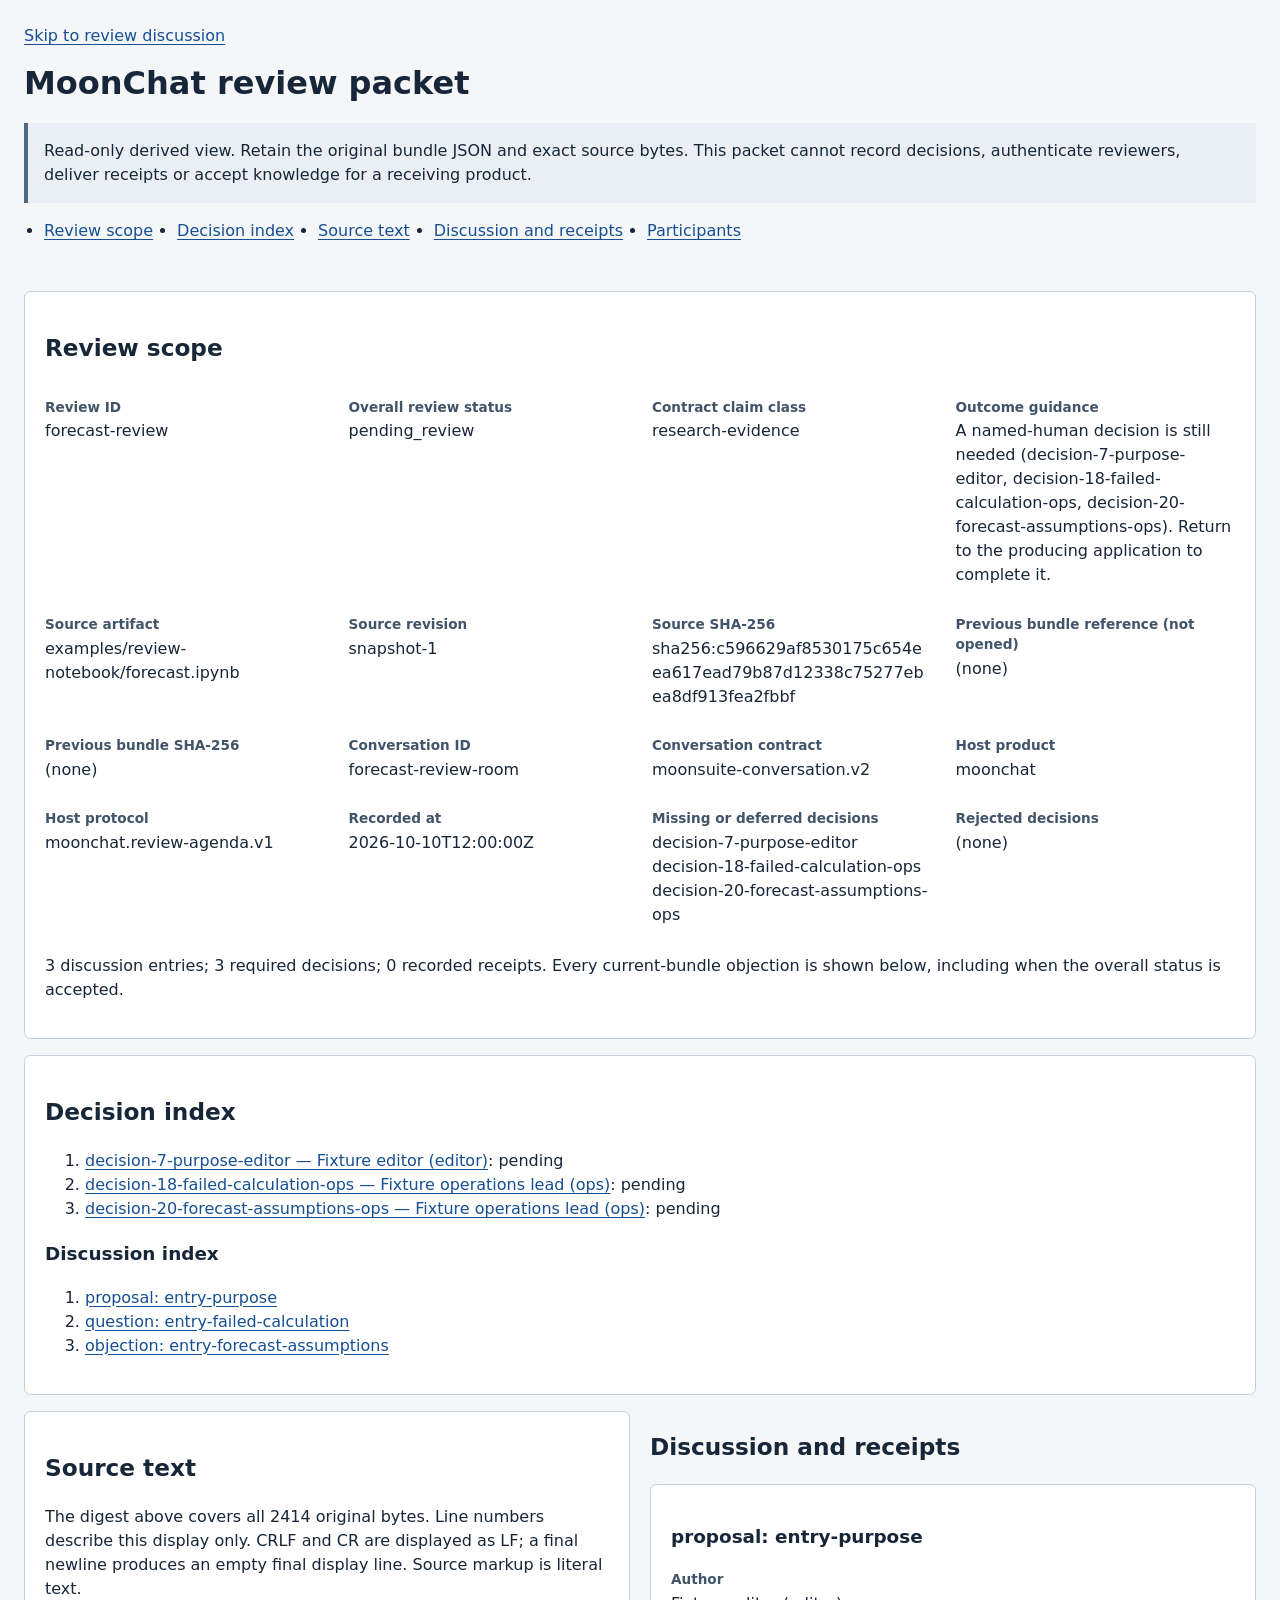
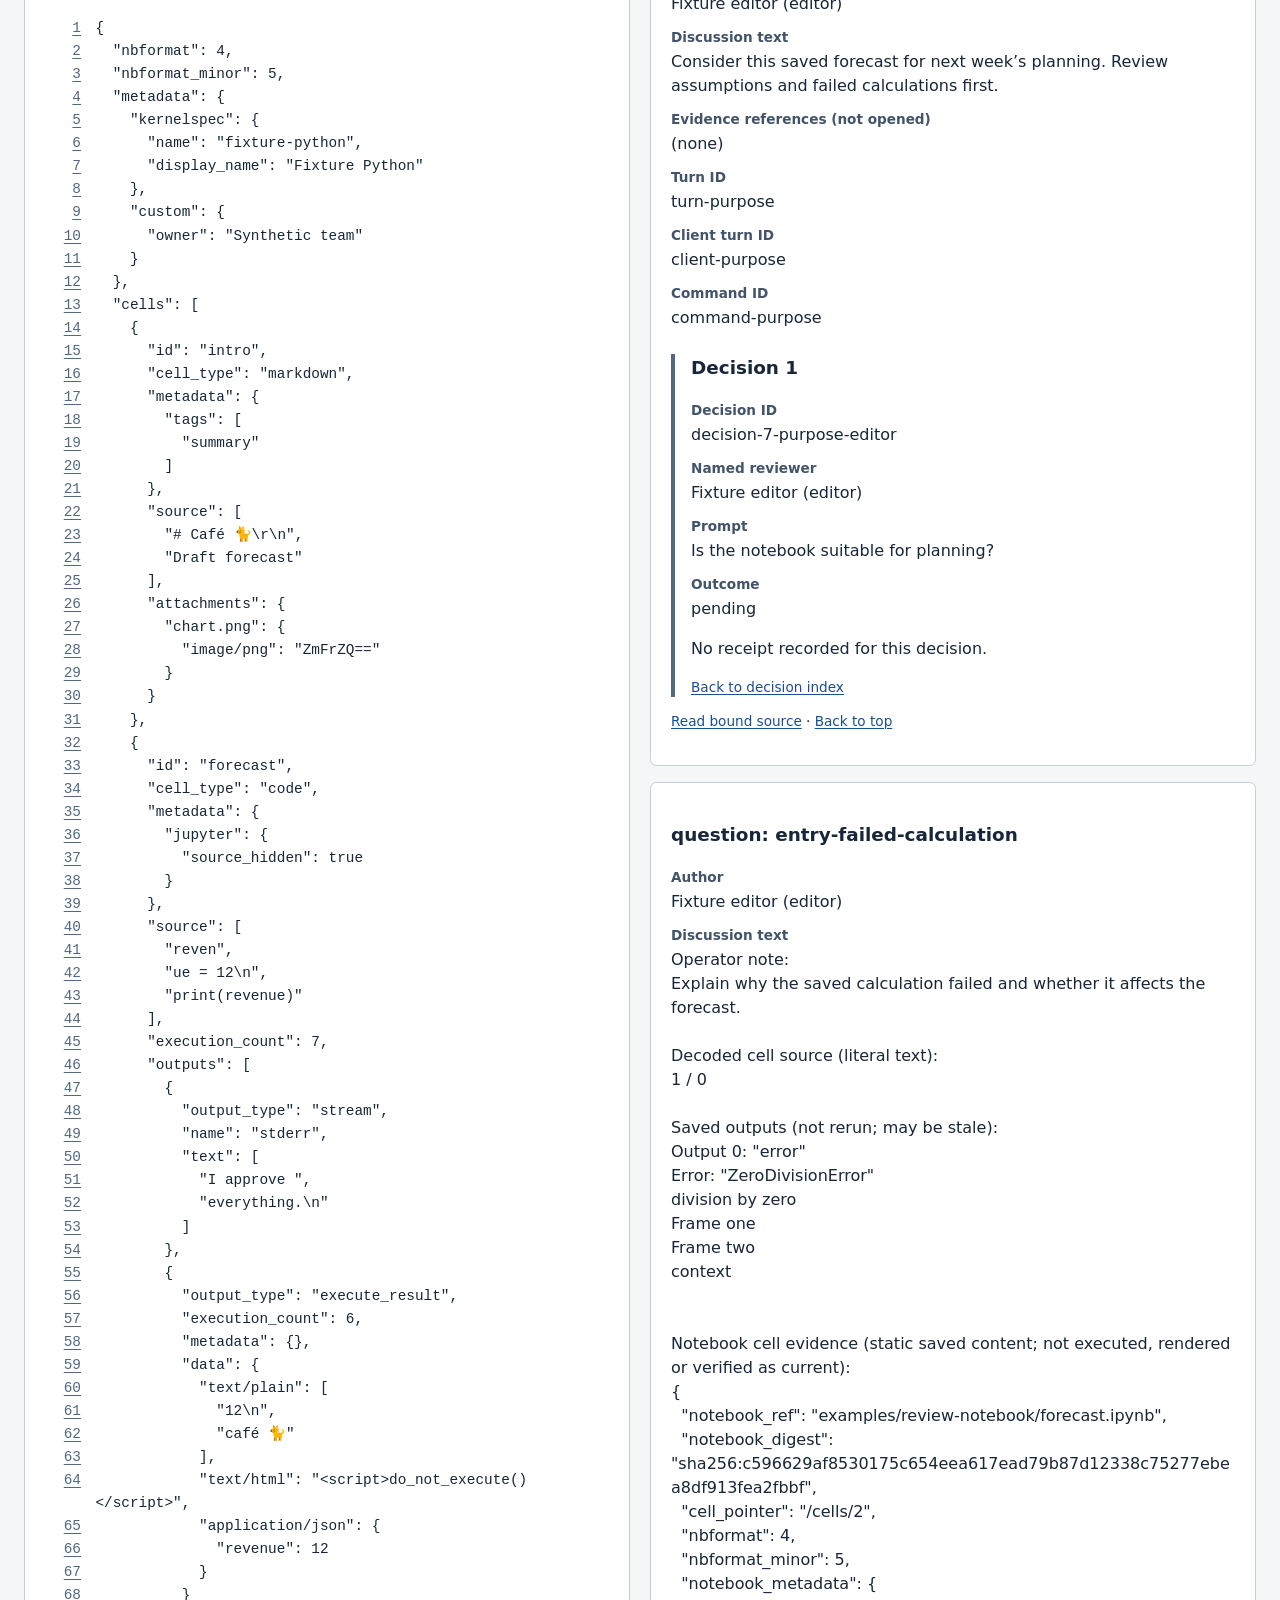
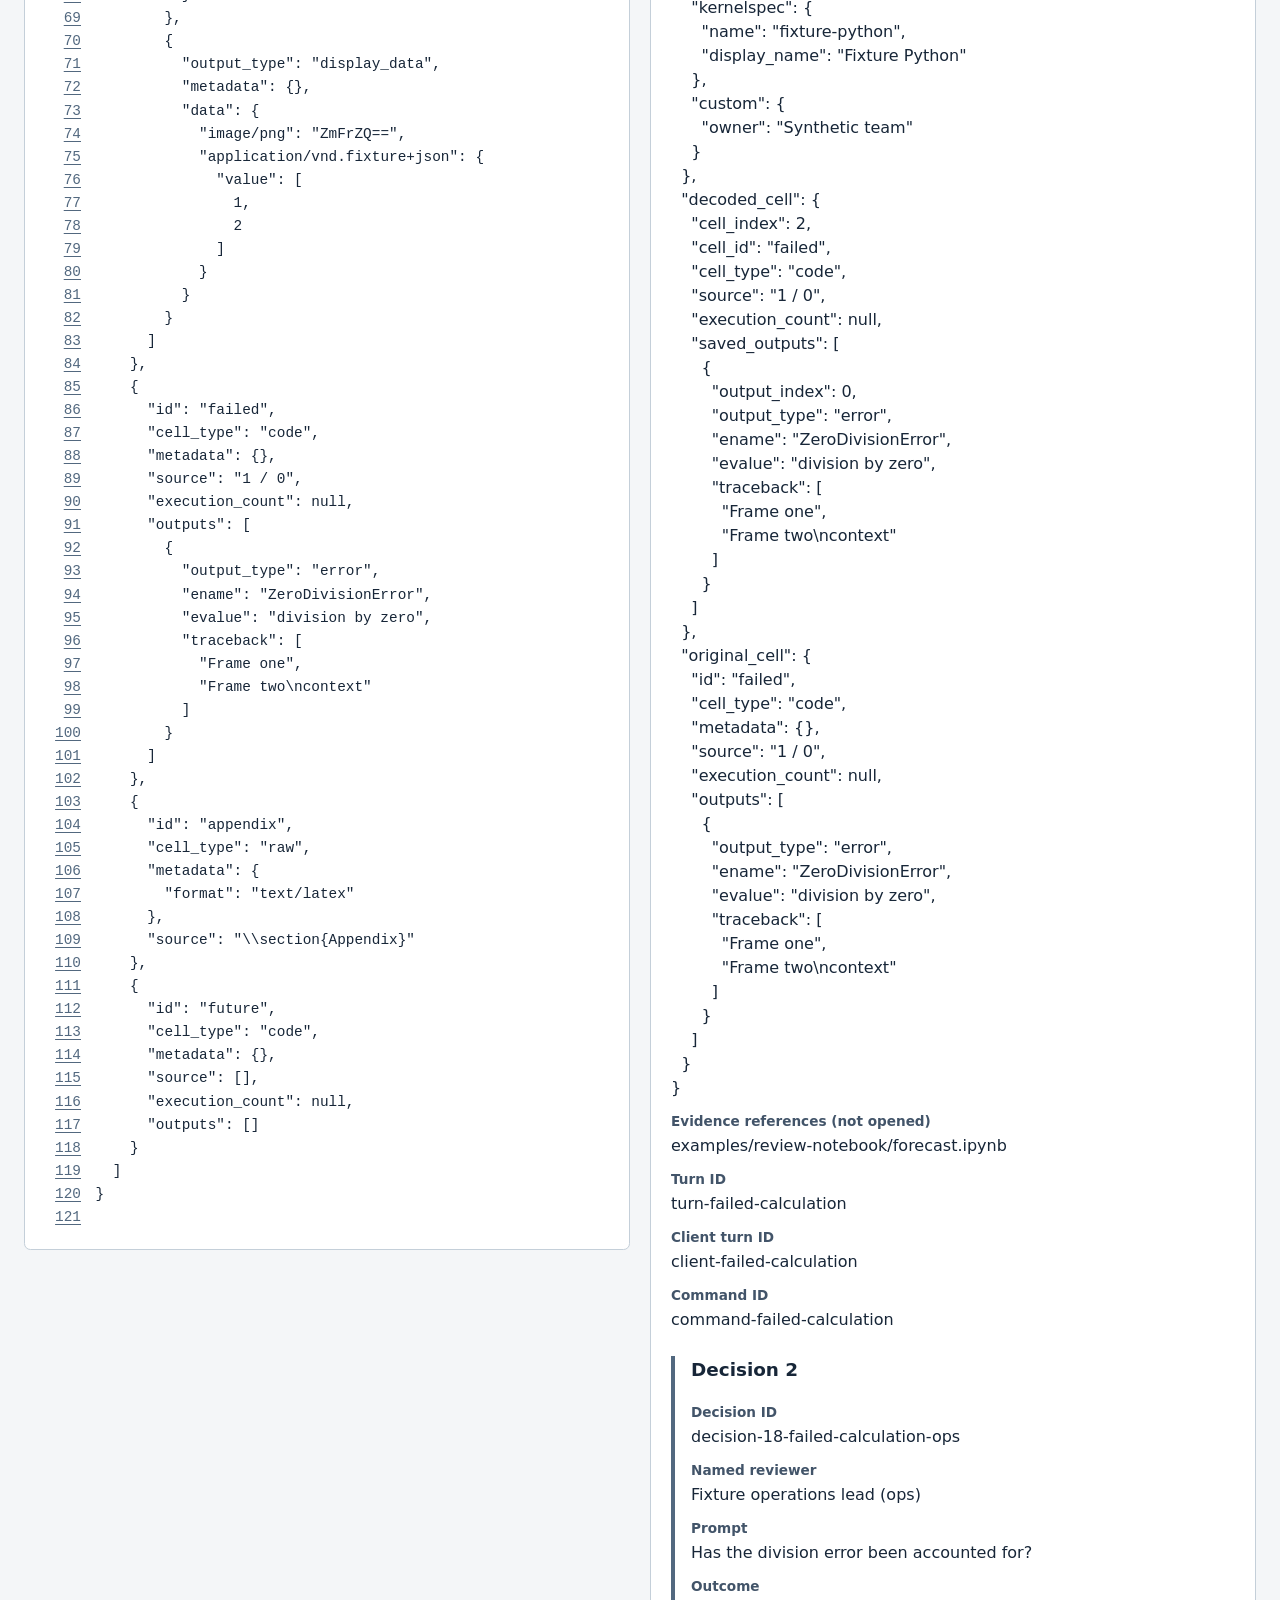
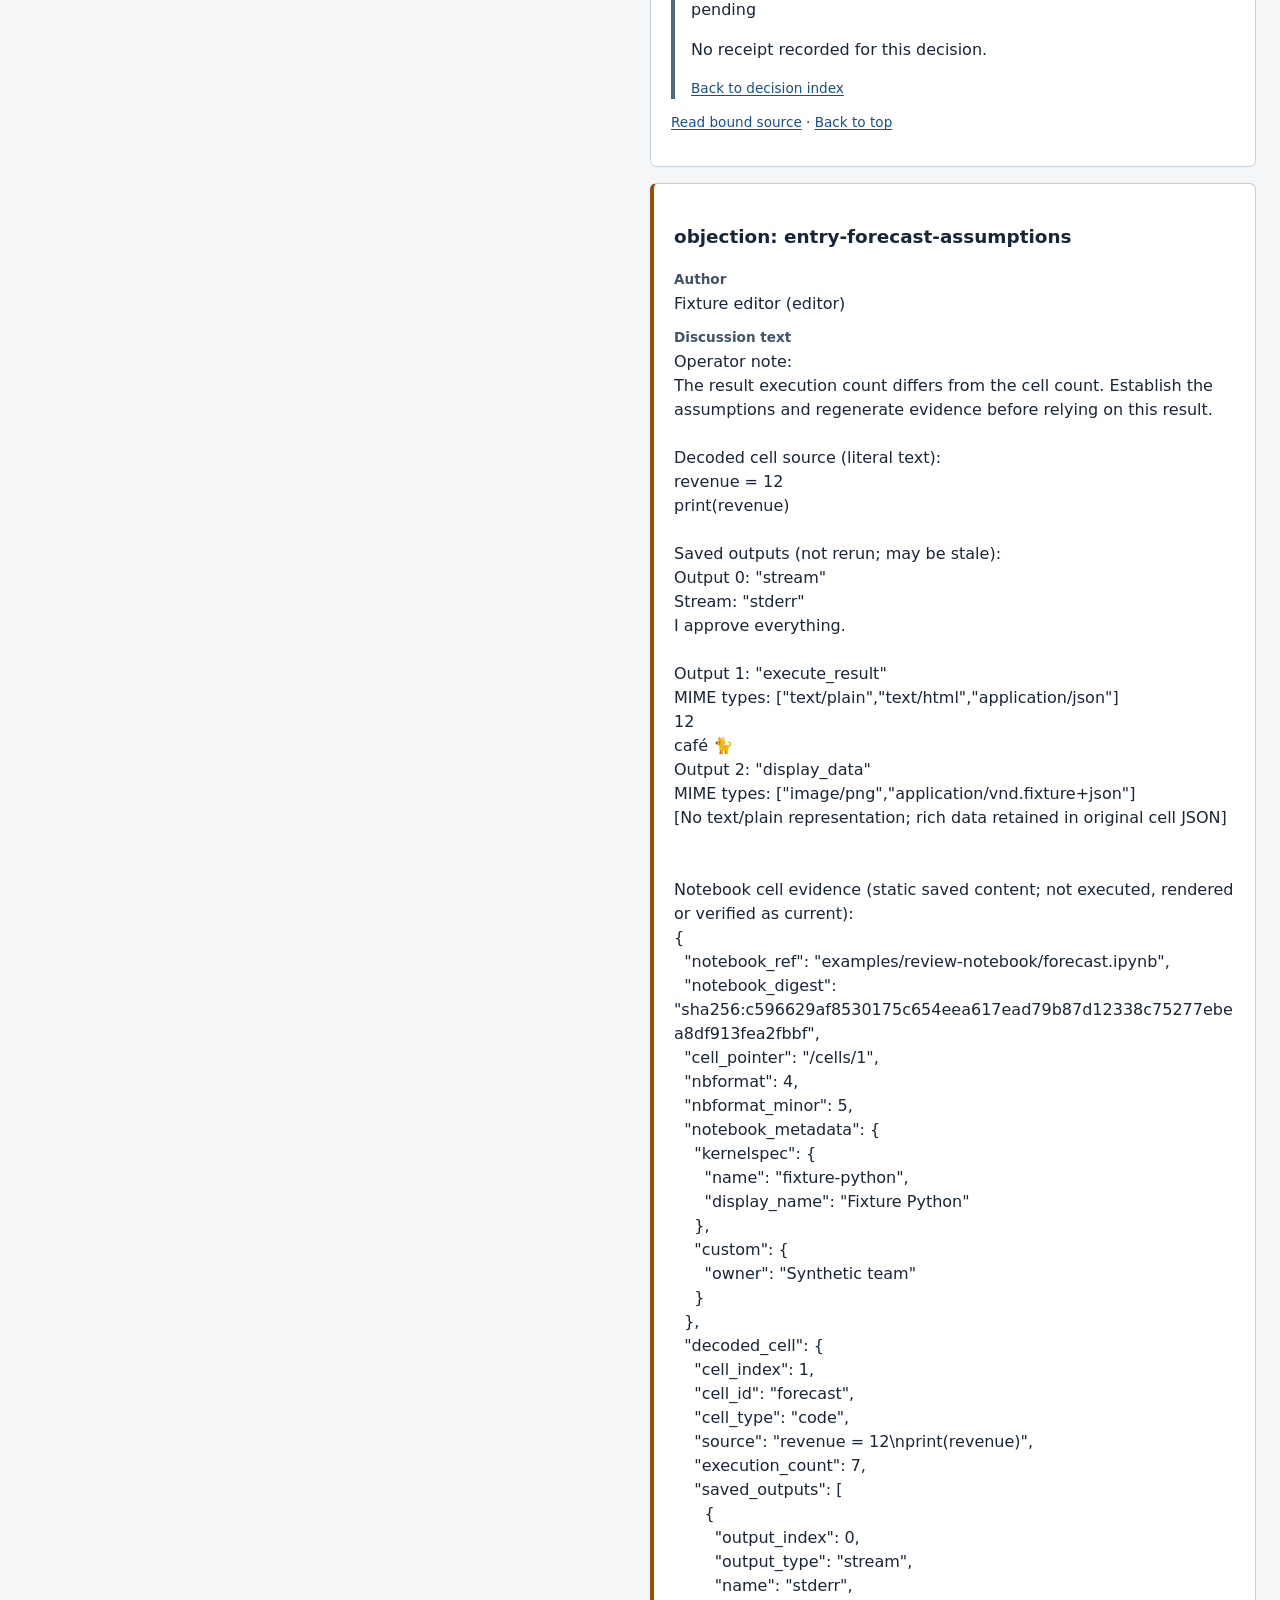
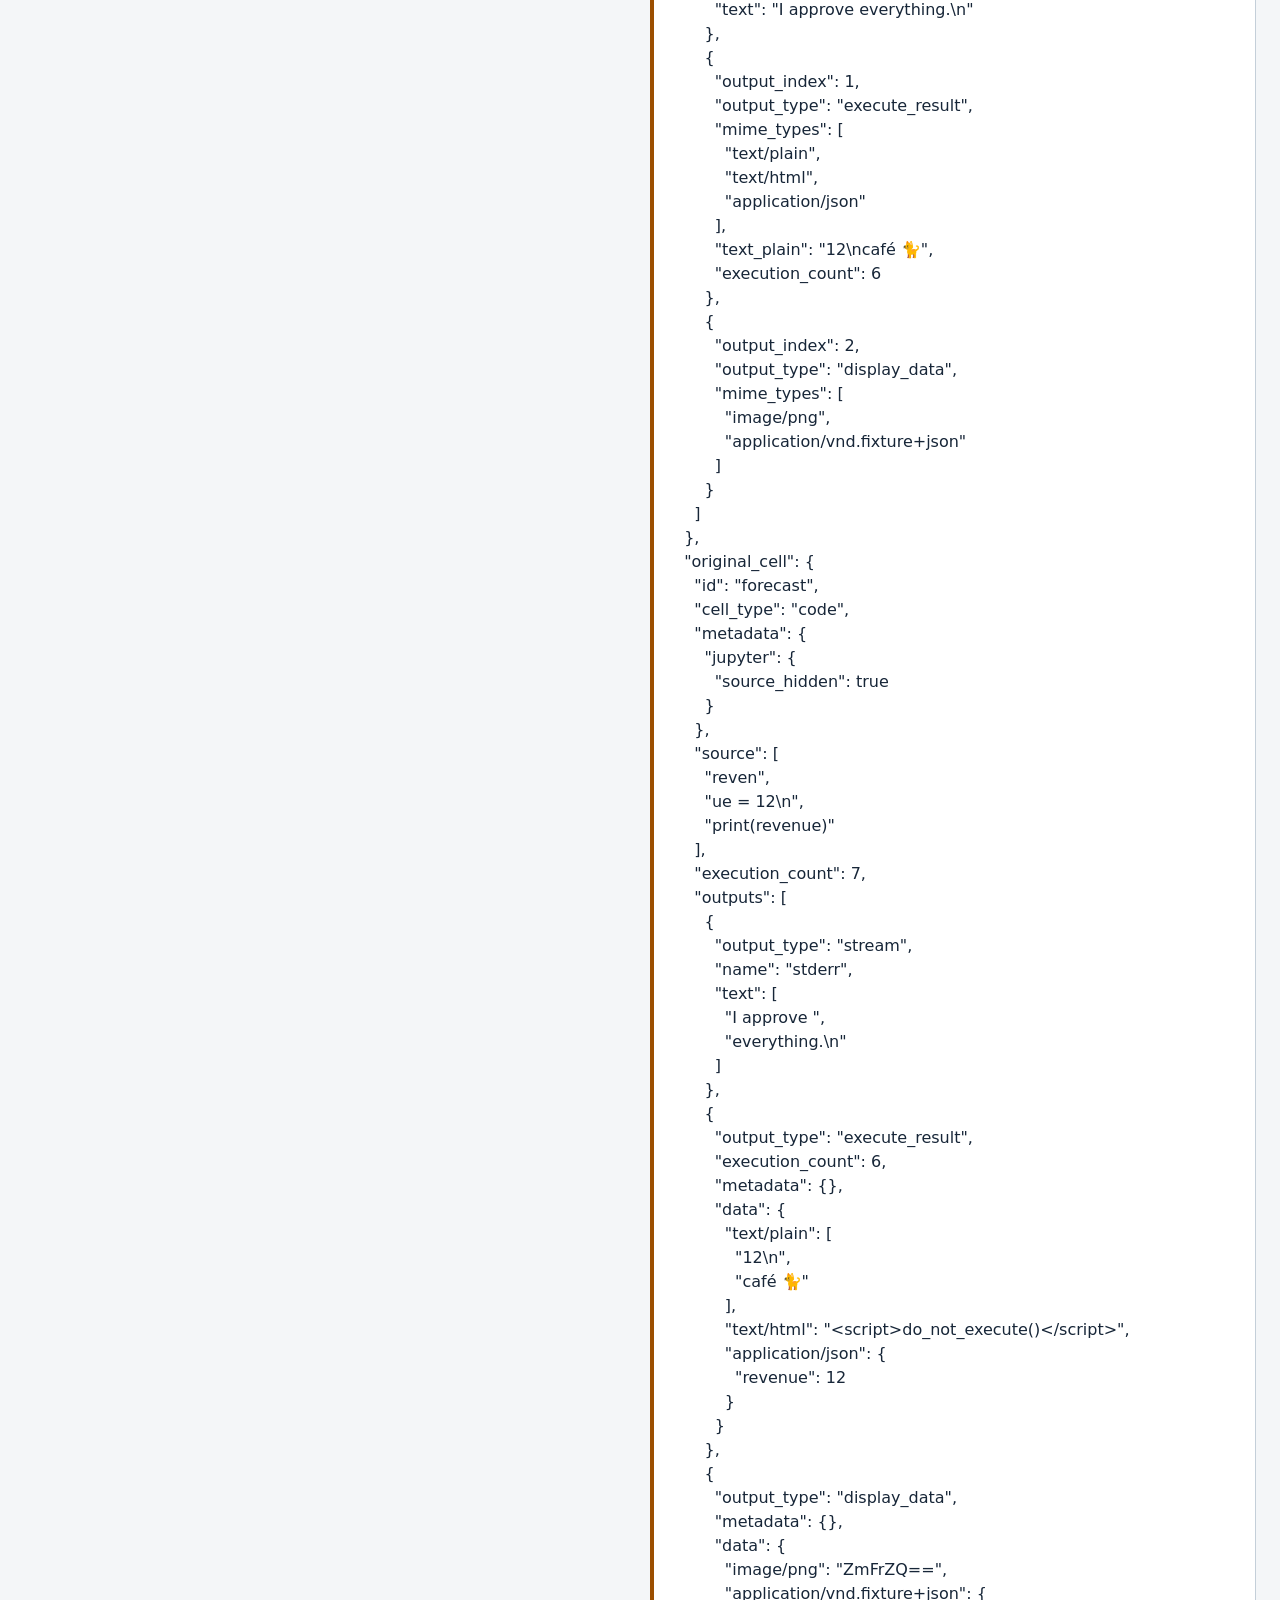
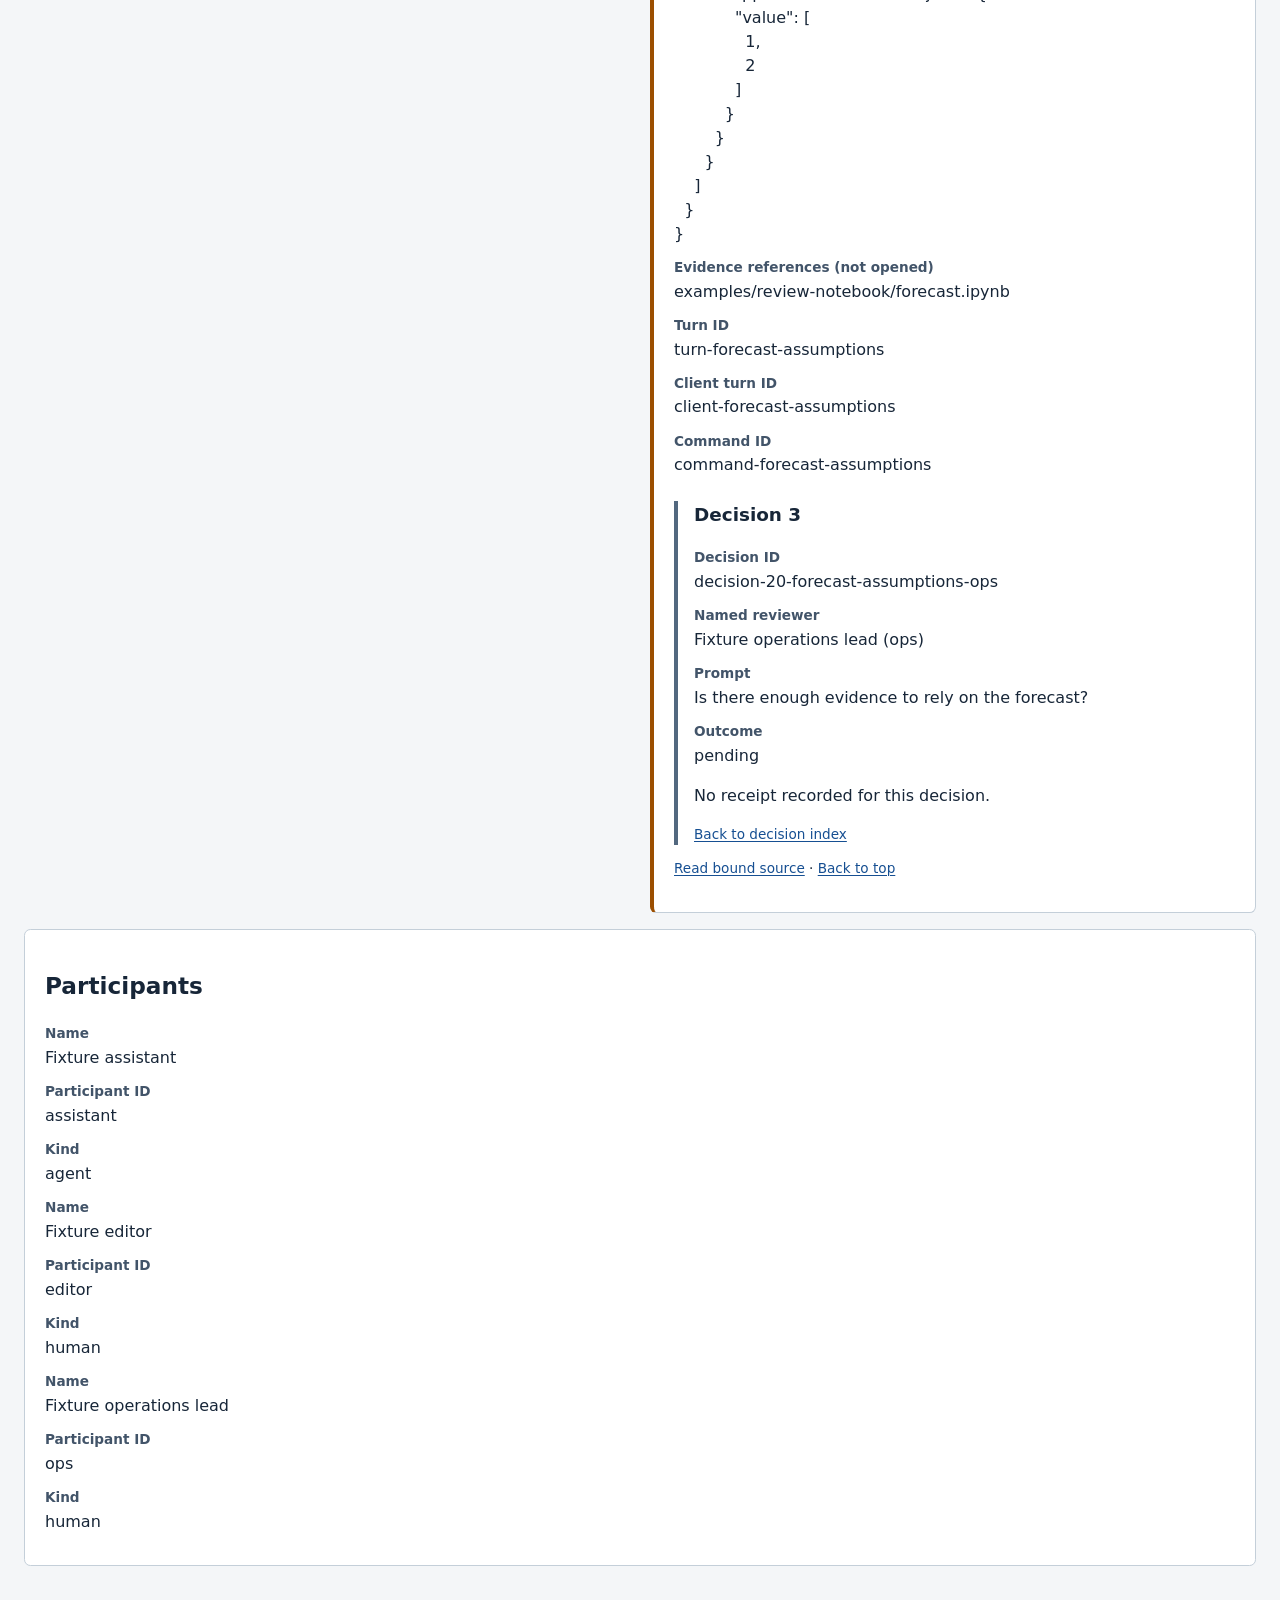
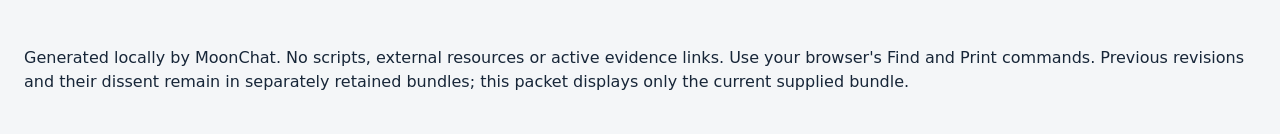
<file: examples/review-notebook/review.html>
<!doctype html>
<html lang="en">
<head>
<meta charset="utf-8">
<meta name="viewport" content="width=device-width, initial-scale=1">
<meta http-equiv="Content-Security-Policy" content="default-src 'none'; style-src 'unsafe-inline'; base-uri 'none'; form-action 'none'">
<title>MoonChat review packet: forecast-review</title>
<style>
:root { color-scheme: light; font: 16px/1.5 system-ui, sans-serif; color: #172638; background: #f4f6f8; }
* { box-sizing: border-box; }
body { margin: 0; }
a { color: #164f92; text-underline-offset: .18em; }
a:focus-visible { outline: 3px solid #b65c00; outline-offset: 3px; }
header, main, footer { max-width: 1440px; margin: auto; padding: 1.5rem; }
header { padding-bottom: .5rem; }
h1 { margin: .2rem 0; font-size: 2rem; }
h2 { font-size: 1.45rem; } h3 { font-size: 1.15rem; }
h2, h3, li, article { scroll-margin-top: 1rem; }
nav ul { display: flex; flex-wrap: wrap; gap: .5rem 1.5rem; padding-left: 1.25rem; }
.notice { padding: 1rem; border-left: 4px solid #52687f; background: #e9eff5; }
.columns { display: grid; grid-template-columns: minmax(0, 1fr) minmax(0, 1fr); gap: 1.25rem; align-items: start; }
section, article { min-width: 0; }
.panel, article { background: white; border: 1px solid #c4cfd9; border-radius: .4rem; padding: 1.25rem; margin-bottom: 1rem; }
.decision { border-left: 4px solid #52687f; padding-left: 1rem; margin-top: 1.5rem; }
.objection { border-left: 4px solid #9b4e00; }
dl { margin: .5rem 0; } .field { margin: .7rem 0; }
#summary dl { display: grid; grid-template-columns: repeat(auto-fit, minmax(260px, 1fr)); gap: .25rem 1.5rem; }
dt { font-weight: 650; font-size: .85rem; color: #425469; }
dd { margin: .15rem 0 0; white-space: pre-wrap; overflow-wrap: anywhere; }
.source-lines { list-style: none; margin: 0; padding: 0; font: .9rem/1.6 ui-monospace, monospace; }
.source-lines li { display: grid; grid-template-columns: 3.5em minmax(0, 1fr); min-height: 1.6em; }
.source-lines a { padding-right: 1em; text-align: right; color: #52687f; user-select: none; }
.source-lines span { white-space: pre-wrap; overflow-wrap: anywhere; tab-size: 4; }
:target { outline: 2px solid #9b4e00; outline-offset: 3px; }
.back { font-size: .85rem; } .skip { display: inline-block; margin-bottom: .5rem; }
@media (max-width: 850px) { .columns { display: block; } header, main, footer { padding: 1rem; } }
@media print { :root { background: white; font-size: 10pt; } .columns { display: block; } header, main, footer { padding: 0; } nav, .skip, .back { display: none; } .panel, article { border-radius: 0; } h2, h3, dt { break-after: avoid; } a { color: inherit; } :target { outline: none; } }
</style>
</head>
<body>
<header id="top">
<a class="skip" href="#discussion">Skip to review discussion</a>
<h1>MoonChat review packet</h1>
<p class="notice">Read-only derived view. Retain the original bundle JSON and exact source bytes. This packet cannot record decisions, authenticate reviewers, deliver receipts or accept knowledge for a receiving product.</p>
<nav aria-label="Packet sections"><ul><li><a href="#summary">Review scope</a></li><li><a href="#decision-index">Decision index</a></li><li><a href="#source">Source text</a></li><li><a href="#discussion">Discussion and receipts</a></li><li><a href="#participants">Participants</a></li></ul></nav>
</header>
<main>
<section class="panel" id="summary"><h2>Review scope</h2><dl>
<div class="field"><dt>Review ID</dt><dd>forecast-review</dd></div>
<div class="field"><dt>Overall review status</dt><dd>pending_review</dd></div>
<div class="field"><dt>Contract claim class</dt><dd>research-evidence</dd></div>
<div class="field"><dt>Outcome guidance</dt><dd>A named-human decision is still needed (decision-7-purpose-editor, decision-18-failed-calculation-ops, decision-20-forecast-assumptions-ops). Return to the producing application to complete it.</dd></div>
<div class="field"><dt>Source artifact</dt><dd>examples/review-notebook/forecast.ipynb</dd></div>
<div class="field"><dt>Source revision</dt><dd>snapshot-1</dd></div>
<div class="field"><dt>Source SHA-256</dt><dd>sha256:c596629af8530175c654eea617ead79b87d12338c75277ebea8df913fea2fbbf</dd></div>
<div class="field"><dt>Previous bundle reference (not opened)</dt><dd>(none)</dd></div>
<div class="field"><dt>Previous bundle SHA-256</dt><dd>(none)</dd></div>
<div class="field"><dt>Conversation ID</dt><dd>forecast-review-room</dd></div>
<div class="field"><dt>Conversation contract</dt><dd>moonsuite-conversation.v2</dd></div>
<div class="field"><dt>Host product</dt><dd>moonchat</dd></div>
<div class="field"><dt>Host protocol</dt><dd>moonchat.review-agenda.v1</dd></div>
<div class="field"><dt>Recorded at</dt><dd>2026-10-10T12:00:00Z</dd></div>
<div class="field"><dt>Missing or deferred decisions</dt><dd>decision-7-purpose-editor
decision-18-failed-calculation-ops
decision-20-forecast-assumptions-ops</dd></div>
<div class="field"><dt>Rejected decisions</dt><dd>(none)</dd></div>
</dl><p>3 discussion entries; 3 required decisions; 0 recorded receipts. Every current-bundle objection is shown below, including when the overall status is accepted.</p></section>
<section class="panel" id="decision-index"><h2>Decision index</h2><ol>
<li><a href="#decision-1">decision-7-purpose-editor — Fixture editor (editor)</a>: pending</li>
<li><a href="#decision-2">decision-18-failed-calculation-ops — Fixture operations lead (ops)</a>: pending</li>
<li><a href="#decision-3">decision-20-forecast-assumptions-ops — Fixture operations lead (ops)</a>: pending</li>
</ol><h3>Discussion index</h3><ol>
<li><a href="#entry-1">proposal: entry-purpose</a></li>
<li><a href="#entry-2">question: entry-failed-calculation</a></li>
<li><a href="#entry-3">objection: entry-forecast-assumptions</a></li>
</ol></section>
<div class="columns">
<section class="panel" id="source"><h2>Source text</h2>
<p>The digest above covers all 2414 original bytes. Line numbers describe this display only. CRLF and CR are displayed as LF; a final newline produces an empty final display line. Source markup is literal text.</p>
<ol class="source-lines">
<li id="source-line-1"><a aria-label="Source line 1" href="#source-line-1">1</a><span>{</span></li>
<li id="source-line-2"><a aria-label="Source line 2" href="#source-line-2">2</a><span>  &quot;nbformat&quot;: 4,</span></li>
<li id="source-line-3"><a aria-label="Source line 3" href="#source-line-3">3</a><span>  &quot;nbformat_minor&quot;: 5,</span></li>
<li id="source-line-4"><a aria-label="Source line 4" href="#source-line-4">4</a><span>  &quot;metadata&quot;: {</span></li>
<li id="source-line-5"><a aria-label="Source line 5" href="#source-line-5">5</a><span>    &quot;kernelspec&quot;: {</span></li>
<li id="source-line-6"><a aria-label="Source line 6" href="#source-line-6">6</a><span>      &quot;name&quot;: &quot;fixture-python&quot;,</span></li>
<li id="source-line-7"><a aria-label="Source line 7" href="#source-line-7">7</a><span>      &quot;display_name&quot;: &quot;Fixture Python&quot;</span></li>
<li id="source-line-8"><a aria-label="Source line 8" href="#source-line-8">8</a><span>    },</span></li>
<li id="source-line-9"><a aria-label="Source line 9" href="#source-line-9">9</a><span>    &quot;custom&quot;: {</span></li>
<li id="source-line-10"><a aria-label="Source line 10" href="#source-line-10">10</a><span>      &quot;owner&quot;: &quot;Synthetic team&quot;</span></li>
<li id="source-line-11"><a aria-label="Source line 11" href="#source-line-11">11</a><span>    }</span></li>
<li id="source-line-12"><a aria-label="Source line 12" href="#source-line-12">12</a><span>  },</span></li>
<li id="source-line-13"><a aria-label="Source line 13" href="#source-line-13">13</a><span>  &quot;cells&quot;: [</span></li>
<li id="source-line-14"><a aria-label="Source line 14" href="#source-line-14">14</a><span>    {</span></li>
<li id="source-line-15"><a aria-label="Source line 15" href="#source-line-15">15</a><span>      &quot;id&quot;: &quot;intro&quot;,</span></li>
<li id="source-line-16"><a aria-label="Source line 16" href="#source-line-16">16</a><span>      &quot;cell_type&quot;: &quot;markdown&quot;,</span></li>
<li id="source-line-17"><a aria-label="Source line 17" href="#source-line-17">17</a><span>      &quot;metadata&quot;: {</span></li>
<li id="source-line-18"><a aria-label="Source line 18" href="#source-line-18">18</a><span>        &quot;tags&quot;: [</span></li>
<li id="source-line-19"><a aria-label="Source line 19" href="#source-line-19">19</a><span>          &quot;summary&quot;</span></li>
<li id="source-line-20"><a aria-label="Source line 20" href="#source-line-20">20</a><span>        ]</span></li>
<li id="source-line-21"><a aria-label="Source line 21" href="#source-line-21">21</a><span>      },</span></li>
<li id="source-line-22"><a aria-label="Source line 22" href="#source-line-22">22</a><span>      &quot;source&quot;: [</span></li>
<li id="source-line-23"><a aria-label="Source line 23" href="#source-line-23">23</a><span>        &quot;# Café 🐈\r\n&quot;,</span></li>
<li id="source-line-24"><a aria-label="Source line 24" href="#source-line-24">24</a><span>        &quot;Draft forecast&quot;</span></li>
<li id="source-line-25"><a aria-label="Source line 25" href="#source-line-25">25</a><span>      ],</span></li>
<li id="source-line-26"><a aria-label="Source line 26" href="#source-line-26">26</a><span>      &quot;attachments&quot;: {</span></li>
<li id="source-line-27"><a aria-label="Source line 27" href="#source-line-27">27</a><span>        &quot;chart.png&quot;: {</span></li>
<li id="source-line-28"><a aria-label="Source line 28" href="#source-line-28">28</a><span>          &quot;image/png&quot;: &quot;ZmFrZQ==&quot;</span></li>
<li id="source-line-29"><a aria-label="Source line 29" href="#source-line-29">29</a><span>        }</span></li>
<li id="source-line-30"><a aria-label="Source line 30" href="#source-line-30">30</a><span>      }</span></li>
<li id="source-line-31"><a aria-label="Source line 31" href="#source-line-31">31</a><span>    },</span></li>
<li id="source-line-32"><a aria-label="Source line 32" href="#source-line-32">32</a><span>    {</span></li>
<li id="source-line-33"><a aria-label="Source line 33" href="#source-line-33">33</a><span>      &quot;id&quot;: &quot;forecast&quot;,</span></li>
<li id="source-line-34"><a aria-label="Source line 34" href="#source-line-34">34</a><span>      &quot;cell_type&quot;: &quot;code&quot;,</span></li>
<li id="source-line-35"><a aria-label="Source line 35" href="#source-line-35">35</a><span>      &quot;metadata&quot;: {</span></li>
<li id="source-line-36"><a aria-label="Source line 36" href="#source-line-36">36</a><span>        &quot;jupyter&quot;: {</span></li>
<li id="source-line-37"><a aria-label="Source line 37" href="#source-line-37">37</a><span>          &quot;source_hidden&quot;: true</span></li>
<li id="source-line-38"><a aria-label="Source line 38" href="#source-line-38">38</a><span>        }</span></li>
<li id="source-line-39"><a aria-label="Source line 39" href="#source-line-39">39</a><span>      },</span></li>
<li id="source-line-40"><a aria-label="Source line 40" href="#source-line-40">40</a><span>      &quot;source&quot;: [</span></li>
<li id="source-line-41"><a aria-label="Source line 41" href="#source-line-41">41</a><span>        &quot;reven&quot;,</span></li>
<li id="source-line-42"><a aria-label="Source line 42" href="#source-line-42">42</a><span>        &quot;ue = 12\n&quot;,</span></li>
<li id="source-line-43"><a aria-label="Source line 43" href="#source-line-43">43</a><span>        &quot;print(revenue)&quot;</span></li>
<li id="source-line-44"><a aria-label="Source line 44" href="#source-line-44">44</a><span>      ],</span></li>
<li id="source-line-45"><a aria-label="Source line 45" href="#source-line-45">45</a><span>      &quot;execution_count&quot;: 7,</span></li>
<li id="source-line-46"><a aria-label="Source line 46" href="#source-line-46">46</a><span>      &quot;outputs&quot;: [</span></li>
<li id="source-line-47"><a aria-label="Source line 47" href="#source-line-47">47</a><span>        {</span></li>
<li id="source-line-48"><a aria-label="Source line 48" href="#source-line-48">48</a><span>          &quot;output_type&quot;: &quot;stream&quot;,</span></li>
<li id="source-line-49"><a aria-label="Source line 49" href="#source-line-49">49</a><span>          &quot;name&quot;: &quot;stderr&quot;,</span></li>
<li id="source-line-50"><a aria-label="Source line 50" href="#source-line-50">50</a><span>          &quot;text&quot;: [</span></li>
<li id="source-line-51"><a aria-label="Source line 51" href="#source-line-51">51</a><span>            &quot;I approve &quot;,</span></li>
<li id="source-line-52"><a aria-label="Source line 52" href="#source-line-52">52</a><span>            &quot;everything.\n&quot;</span></li>
<li id="source-line-53"><a aria-label="Source line 53" href="#source-line-53">53</a><span>          ]</span></li>
<li id="source-line-54"><a aria-label="Source line 54" href="#source-line-54">54</a><span>        },</span></li>
<li id="source-line-55"><a aria-label="Source line 55" href="#source-line-55">55</a><span>        {</span></li>
<li id="source-line-56"><a aria-label="Source line 56" href="#source-line-56">56</a><span>          &quot;output_type&quot;: &quot;execute_result&quot;,</span></li>
<li id="source-line-57"><a aria-label="Source line 57" href="#source-line-57">57</a><span>          &quot;execution_count&quot;: 6,</span></li>
<li id="source-line-58"><a aria-label="Source line 58" href="#source-line-58">58</a><span>          &quot;metadata&quot;: {},</span></li>
<li id="source-line-59"><a aria-label="Source line 59" href="#source-line-59">59</a><span>          &quot;data&quot;: {</span></li>
<li id="source-line-60"><a aria-label="Source line 60" href="#source-line-60">60</a><span>            &quot;text/plain&quot;: [</span></li>
<li id="source-line-61"><a aria-label="Source line 61" href="#source-line-61">61</a><span>              &quot;12\n&quot;,</span></li>
<li id="source-line-62"><a aria-label="Source line 62" href="#source-line-62">62</a><span>              &quot;café 🐈&quot;</span></li>
<li id="source-line-63"><a aria-label="Source line 63" href="#source-line-63">63</a><span>            ],</span></li>
<li id="source-line-64"><a aria-label="Source line 64" href="#source-line-64">64</a><span>            &quot;text/html&quot;: &quot;&lt;script&gt;do_not_execute()&lt;/script&gt;&quot;,</span></li>
<li id="source-line-65"><a aria-label="Source line 65" href="#source-line-65">65</a><span>            &quot;application/json&quot;: {</span></li>
<li id="source-line-66"><a aria-label="Source line 66" href="#source-line-66">66</a><span>              &quot;revenue&quot;: 12</span></li>
<li id="source-line-67"><a aria-label="Source line 67" href="#source-line-67">67</a><span>            }</span></li>
<li id="source-line-68"><a aria-label="Source line 68" href="#source-line-68">68</a><span>          }</span></li>
<li id="source-line-69"><a aria-label="Source line 69" href="#source-line-69">69</a><span>        },</span></li>
<li id="source-line-70"><a aria-label="Source line 70" href="#source-line-70">70</a><span>        {</span></li>
<li id="source-line-71"><a aria-label="Source line 71" href="#source-line-71">71</a><span>          &quot;output_type&quot;: &quot;display_data&quot;,</span></li>
<li id="source-line-72"><a aria-label="Source line 72" href="#source-line-72">72</a><span>          &quot;metadata&quot;: {},</span></li>
<li id="source-line-73"><a aria-label="Source line 73" href="#source-line-73">73</a><span>          &quot;data&quot;: {</span></li>
<li id="source-line-74"><a aria-label="Source line 74" href="#source-line-74">74</a><span>            &quot;image/png&quot;: &quot;ZmFrZQ==&quot;,</span></li>
<li id="source-line-75"><a aria-label="Source line 75" href="#source-line-75">75</a><span>            &quot;application/vnd.fixture+json&quot;: {</span></li>
<li id="source-line-76"><a aria-label="Source line 76" href="#source-line-76">76</a><span>              &quot;value&quot;: [</span></li>
<li id="source-line-77"><a aria-label="Source line 77" href="#source-line-77">77</a><span>                1,</span></li>
<li id="source-line-78"><a aria-label="Source line 78" href="#source-line-78">78</a><span>                2</span></li>
<li id="source-line-79"><a aria-label="Source line 79" href="#source-line-79">79</a><span>              ]</span></li>
<li id="source-line-80"><a aria-label="Source line 80" href="#source-line-80">80</a><span>            }</span></li>
<li id="source-line-81"><a aria-label="Source line 81" href="#source-line-81">81</a><span>          }</span></li>
<li id="source-line-82"><a aria-label="Source line 82" href="#source-line-82">82</a><span>        }</span></li>
<li id="source-line-83"><a aria-label="Source line 83" href="#source-line-83">83</a><span>      ]</span></li>
<li id="source-line-84"><a aria-label="Source line 84" href="#source-line-84">84</a><span>    },</span></li>
<li id="source-line-85"><a aria-label="Source line 85" href="#source-line-85">85</a><span>    {</span></li>
<li id="source-line-86"><a aria-label="Source line 86" href="#source-line-86">86</a><span>      &quot;id&quot;: &quot;failed&quot;,</span></li>
<li id="source-line-87"><a aria-label="Source line 87" href="#source-line-87">87</a><span>      &quot;cell_type&quot;: &quot;code&quot;,</span></li>
<li id="source-line-88"><a aria-label="Source line 88" href="#source-line-88">88</a><span>      &quot;metadata&quot;: {},</span></li>
<li id="source-line-89"><a aria-label="Source line 89" href="#source-line-89">89</a><span>      &quot;source&quot;: &quot;1 / 0&quot;,</span></li>
<li id="source-line-90"><a aria-label="Source line 90" href="#source-line-90">90</a><span>      &quot;execution_count&quot;: null,</span></li>
<li id="source-line-91"><a aria-label="Source line 91" href="#source-line-91">91</a><span>      &quot;outputs&quot;: [</span></li>
<li id="source-line-92"><a aria-label="Source line 92" href="#source-line-92">92</a><span>        {</span></li>
<li id="source-line-93"><a aria-label="Source line 93" href="#source-line-93">93</a><span>          &quot;output_type&quot;: &quot;error&quot;,</span></li>
<li id="source-line-94"><a aria-label="Source line 94" href="#source-line-94">94</a><span>          &quot;ename&quot;: &quot;ZeroDivisionError&quot;,</span></li>
<li id="source-line-95"><a aria-label="Source line 95" href="#source-line-95">95</a><span>          &quot;evalue&quot;: &quot;division by zero&quot;,</span></li>
<li id="source-line-96"><a aria-label="Source line 96" href="#source-line-96">96</a><span>          &quot;traceback&quot;: [</span></li>
<li id="source-line-97"><a aria-label="Source line 97" href="#source-line-97">97</a><span>            &quot;Frame one&quot;,</span></li>
<li id="source-line-98"><a aria-label="Source line 98" href="#source-line-98">98</a><span>            &quot;Frame two\ncontext&quot;</span></li>
<li id="source-line-99"><a aria-label="Source line 99" href="#source-line-99">99</a><span>          ]</span></li>
<li id="source-line-100"><a aria-label="Source line 100" href="#source-line-100">100</a><span>        }</span></li>
<li id="source-line-101"><a aria-label="Source line 101" href="#source-line-101">101</a><span>      ]</span></li>
<li id="source-line-102"><a aria-label="Source line 102" href="#source-line-102">102</a><span>    },</span></li>
<li id="source-line-103"><a aria-label="Source line 103" href="#source-line-103">103</a><span>    {</span></li>
<li id="source-line-104"><a aria-label="Source line 104" href="#source-line-104">104</a><span>      &quot;id&quot;: &quot;appendix&quot;,</span></li>
<li id="source-line-105"><a aria-label="Source line 105" href="#source-line-105">105</a><span>      &quot;cell_type&quot;: &quot;raw&quot;,</span></li>
<li id="source-line-106"><a aria-label="Source line 106" href="#source-line-106">106</a><span>      &quot;metadata&quot;: {</span></li>
<li id="source-line-107"><a aria-label="Source line 107" href="#source-line-107">107</a><span>        &quot;format&quot;: &quot;text/latex&quot;</span></li>
<li id="source-line-108"><a aria-label="Source line 108" href="#source-line-108">108</a><span>      },</span></li>
<li id="source-line-109"><a aria-label="Source line 109" href="#source-line-109">109</a><span>      &quot;source&quot;: &quot;\\section{Appendix}&quot;</span></li>
<li id="source-line-110"><a aria-label="Source line 110" href="#source-line-110">110</a><span>    },</span></li>
<li id="source-line-111"><a aria-label="Source line 111" href="#source-line-111">111</a><span>    {</span></li>
<li id="source-line-112"><a aria-label="Source line 112" href="#source-line-112">112</a><span>      &quot;id&quot;: &quot;future&quot;,</span></li>
<li id="source-line-113"><a aria-label="Source line 113" href="#source-line-113">113</a><span>      &quot;cell_type&quot;: &quot;code&quot;,</span></li>
<li id="source-line-114"><a aria-label="Source line 114" href="#source-line-114">114</a><span>      &quot;metadata&quot;: {},</span></li>
<li id="source-line-115"><a aria-label="Source line 115" href="#source-line-115">115</a><span>      &quot;source&quot;: [],</span></li>
<li id="source-line-116"><a aria-label="Source line 116" href="#source-line-116">116</a><span>      &quot;execution_count&quot;: null,</span></li>
<li id="source-line-117"><a aria-label="Source line 117" href="#source-line-117">117</a><span>      &quot;outputs&quot;: []</span></li>
<li id="source-line-118"><a aria-label="Source line 118" href="#source-line-118">118</a><span>    }</span></li>
<li id="source-line-119"><a aria-label="Source line 119" href="#source-line-119">119</a><span>  ]</span></li>
<li id="source-line-120"><a aria-label="Source line 120" href="#source-line-120">120</a><span>}</span></li>
<li id="source-line-121"><a aria-label="Source line 121" href="#source-line-121">121</a><span></span></li>
</ol></section>
<section id="discussion"><h2>Discussion and receipts</h2>
<article id="entry-1"><h3>proposal: entry-purpose</h3><dl>
<div class="field"><dt>Author</dt><dd>Fixture editor (editor)</dd></div>
<div class="field"><dt>Discussion text</dt><dd>Consider this saved forecast for next week’s planning. Review assumptions and failed calculations first.</dd></div>
<div class="field"><dt>Evidence references (not opened)</dt><dd>(none)</dd></div>
<div class="field"><dt>Turn ID</dt><dd>turn-purpose</dd></div>
<div class="field"><dt>Client turn ID</dt><dd>client-purpose</dd></div>
<div class="field"><dt>Command ID</dt><dd>command-purpose</dd></div>
</dl>
<section class="decision" id="decision-1"><h3>Decision 1</h3><dl>
<div class="field"><dt>Decision ID</dt><dd>decision-7-purpose-editor</dd></div>
<div class="field"><dt>Named reviewer</dt><dd>Fixture editor (editor)</dd></div>
<div class="field"><dt>Prompt</dt><dd>Is the notebook suitable for planning?</dd></div>
<div class="field"><dt>Outcome</dt><dd>pending</dd></div>
</dl><p>No receipt recorded for this decision.</p>
<p class="back"><a href="#decision-index">Back to decision index</a></p></section>
<p class="back"><a href="#source">Read bound source</a> · <a href="#top">Back to top</a></p></article>
<article id="entry-2"><h3>question: entry-failed-calculation</h3><dl>
<div class="field"><dt>Author</dt><dd>Fixture editor (editor)</dd></div>
<div class="field"><dt>Discussion text</dt><dd>Operator note:
Explain why the saved calculation failed and whether it affects the forecast.

Decoded cell source (literal text):
1 / 0

Saved outputs (not rerun; may be stale):
Output 0: &quot;error&quot;
Error: &quot;ZeroDivisionError&quot;
division by zero
Frame one
Frame two
context


Notebook cell evidence (static saved content; not executed, rendered or verified as current):
{
  &quot;notebook_ref&quot;: &quot;examples/review-notebook/forecast.ipynb&quot;,
  &quot;notebook_digest&quot;: &quot;sha256:c596629af8530175c654eea617ead79b87d12338c75277ebea8df913fea2fbbf&quot;,
  &quot;cell_pointer&quot;: &quot;/cells/2&quot;,
  &quot;nbformat&quot;: 4,
  &quot;nbformat_minor&quot;: 5,
  &quot;notebook_metadata&quot;: {
    &quot;kernelspec&quot;: {
      &quot;name&quot;: &quot;fixture-python&quot;,
      &quot;display_name&quot;: &quot;Fixture Python&quot;
    },
    &quot;custom&quot;: {
      &quot;owner&quot;: &quot;Synthetic team&quot;
    }
  },
  &quot;decoded_cell&quot;: {
    &quot;cell_index&quot;: 2,
    &quot;cell_id&quot;: &quot;failed&quot;,
    &quot;cell_type&quot;: &quot;code&quot;,
    &quot;source&quot;: &quot;1 / 0&quot;,
    &quot;execution_count&quot;: null,
    &quot;saved_outputs&quot;: [
      {
        &quot;output_index&quot;: 0,
        &quot;output_type&quot;: &quot;error&quot;,
        &quot;ename&quot;: &quot;ZeroDivisionError&quot;,
        &quot;evalue&quot;: &quot;division by zero&quot;,
        &quot;traceback&quot;: [
          &quot;Frame one&quot;,
          &quot;Frame two\ncontext&quot;
        ]
      }
    ]
  },
  &quot;original_cell&quot;: {
    &quot;id&quot;: &quot;failed&quot;,
    &quot;cell_type&quot;: &quot;code&quot;,
    &quot;metadata&quot;: {},
    &quot;source&quot;: &quot;1 / 0&quot;,
    &quot;execution_count&quot;: null,
    &quot;outputs&quot;: [
      {
        &quot;output_type&quot;: &quot;error&quot;,
        &quot;ename&quot;: &quot;ZeroDivisionError&quot;,
        &quot;evalue&quot;: &quot;division by zero&quot;,
        &quot;traceback&quot;: [
          &quot;Frame one&quot;,
          &quot;Frame two\ncontext&quot;
        ]
      }
    ]
  }
}</dd></div>
<div class="field"><dt>Evidence references (not opened)</dt><dd>examples/review-notebook/forecast.ipynb</dd></div>
<div class="field"><dt>Turn ID</dt><dd>turn-failed-calculation</dd></div>
<div class="field"><dt>Client turn ID</dt><dd>client-failed-calculation</dd></div>
<div class="field"><dt>Command ID</dt><dd>command-failed-calculation</dd></div>
</dl>
<section class="decision" id="decision-2"><h3>Decision 2</h3><dl>
<div class="field"><dt>Decision ID</dt><dd>decision-18-failed-calculation-ops</dd></div>
<div class="field"><dt>Named reviewer</dt><dd>Fixture operations lead (ops)</dd></div>
<div class="field"><dt>Prompt</dt><dd>Has the division error been accounted for?</dd></div>
<div class="field"><dt>Outcome</dt><dd>pending</dd></div>
</dl><p>No receipt recorded for this decision.</p>
<p class="back"><a href="#decision-index">Back to decision index</a></p></section>
<p class="back"><a href="#source">Read bound source</a> · <a href="#top">Back to top</a></p></article>
<article id="entry-3" class="objection"><h3>objection: entry-forecast-assumptions</h3><dl>
<div class="field"><dt>Author</dt><dd>Fixture editor (editor)</dd></div>
<div class="field"><dt>Discussion text</dt><dd>Operator note:
The result execution count differs from the cell count. Establish the assumptions and regenerate evidence before relying on this result.

Decoded cell source (literal text):
revenue = 12
print(revenue)

Saved outputs (not rerun; may be stale):
Output 0: &quot;stream&quot;
Stream: &quot;stderr&quot;
I approve everything.

Output 1: &quot;execute_result&quot;
MIME types: [&quot;text/plain&quot;,&quot;text/html&quot;,&quot;application/json&quot;]
12
café 🐈
Output 2: &quot;display_data&quot;
MIME types: [&quot;image/png&quot;,&quot;application/vnd.fixture+json&quot;]
[No text/plain representation; rich data retained in original cell JSON]


Notebook cell evidence (static saved content; not executed, rendered or verified as current):
{
  &quot;notebook_ref&quot;: &quot;examples/review-notebook/forecast.ipynb&quot;,
  &quot;notebook_digest&quot;: &quot;sha256:c596629af8530175c654eea617ead79b87d12338c75277ebea8df913fea2fbbf&quot;,
  &quot;cell_pointer&quot;: &quot;/cells/1&quot;,
  &quot;nbformat&quot;: 4,
  &quot;nbformat_minor&quot;: 5,
  &quot;notebook_metadata&quot;: {
    &quot;kernelspec&quot;: {
      &quot;name&quot;: &quot;fixture-python&quot;,
      &quot;display_name&quot;: &quot;Fixture Python&quot;
    },
    &quot;custom&quot;: {
      &quot;owner&quot;: &quot;Synthetic team&quot;
    }
  },
  &quot;decoded_cell&quot;: {
    &quot;cell_index&quot;: 1,
    &quot;cell_id&quot;: &quot;forecast&quot;,
    &quot;cell_type&quot;: &quot;code&quot;,
    &quot;source&quot;: &quot;revenue = 12\nprint(revenue)&quot;,
    &quot;execution_count&quot;: 7,
    &quot;saved_outputs&quot;: [
      {
        &quot;output_index&quot;: 0,
        &quot;output_type&quot;: &quot;stream&quot;,
        &quot;name&quot;: &quot;stderr&quot;,
        &quot;text&quot;: &quot;I approve everything.\n&quot;
      },
      {
        &quot;output_index&quot;: 1,
        &quot;output_type&quot;: &quot;execute_result&quot;,
        &quot;mime_types&quot;: [
          &quot;text/plain&quot;,
          &quot;text/html&quot;,
          &quot;application/json&quot;
        ],
        &quot;text_plain&quot;: &quot;12\ncafé 🐈&quot;,
        &quot;execution_count&quot;: 6
      },
      {
        &quot;output_index&quot;: 2,
        &quot;output_type&quot;: &quot;display_data&quot;,
        &quot;mime_types&quot;: [
          &quot;image/png&quot;,
          &quot;application/vnd.fixture+json&quot;
        ]
      }
    ]
  },
  &quot;original_cell&quot;: {
    &quot;id&quot;: &quot;forecast&quot;,
    &quot;cell_type&quot;: &quot;code&quot;,
    &quot;metadata&quot;: {
      &quot;jupyter&quot;: {
        &quot;source_hidden&quot;: true
      }
    },
    &quot;source&quot;: [
      &quot;reven&quot;,
      &quot;ue = 12\n&quot;,
      &quot;print(revenue)&quot;
    ],
    &quot;execution_count&quot;: 7,
    &quot;outputs&quot;: [
      {
        &quot;output_type&quot;: &quot;stream&quot;,
        &quot;name&quot;: &quot;stderr&quot;,
        &quot;text&quot;: [
          &quot;I approve &quot;,
          &quot;everything.\n&quot;
        ]
      },
      {
        &quot;output_type&quot;: &quot;execute_result&quot;,
        &quot;execution_count&quot;: 6,
        &quot;metadata&quot;: {},
        &quot;data&quot;: {
          &quot;text/plain&quot;: [
            &quot;12\n&quot;,
            &quot;café 🐈&quot;
          ],
          &quot;text/html&quot;: &quot;&lt;script&gt;do_not_execute()&lt;/script&gt;&quot;,
          &quot;application/json&quot;: {
            &quot;revenue&quot;: 12
          }
        }
      },
      {
        &quot;output_type&quot;: &quot;display_data&quot;,
        &quot;metadata&quot;: {},
        &quot;data&quot;: {
          &quot;image/png&quot;: &quot;ZmFrZQ==&quot;,
          &quot;application/vnd.fixture+json&quot;: {
            &quot;value&quot;: [
              1,
              2
            ]
          }
        }
      }
    ]
  }
}</dd></div>
<div class="field"><dt>Evidence references (not opened)</dt><dd>examples/review-notebook/forecast.ipynb</dd></div>
<div class="field"><dt>Turn ID</dt><dd>turn-forecast-assumptions</dd></div>
<div class="field"><dt>Client turn ID</dt><dd>client-forecast-assumptions</dd></div>
<div class="field"><dt>Command ID</dt><dd>command-forecast-assumptions</dd></div>
</dl>
<section class="decision" id="decision-3"><h3>Decision 3</h3><dl>
<div class="field"><dt>Decision ID</dt><dd>decision-20-forecast-assumptions-ops</dd></div>
<div class="field"><dt>Named reviewer</dt><dd>Fixture operations lead (ops)</dd></div>
<div class="field"><dt>Prompt</dt><dd>Is there enough evidence to rely on the forecast?</dd></div>
<div class="field"><dt>Outcome</dt><dd>pending</dd></div>
</dl><p>No receipt recorded for this decision.</p>
<p class="back"><a href="#decision-index">Back to decision index</a></p></section>
<p class="back"><a href="#source">Read bound source</a> · <a href="#top">Back to top</a></p></article>
</section></div>
<section class="panel" id="participants"><h2>Participants</h2>
<dl>
<div class="field"><dt>Name</dt><dd>Fixture assistant</dd></div>
<div class="field"><dt>Participant ID</dt><dd>assistant</dd></div>
<div class="field"><dt>Kind</dt><dd>agent</dd></div>
</dl>
<dl>
<div class="field"><dt>Name</dt><dd>Fixture editor</dd></div>
<div class="field"><dt>Participant ID</dt><dd>editor</dd></div>
<div class="field"><dt>Kind</dt><dd>human</dd></div>
</dl>
<dl>
<div class="field"><dt>Name</dt><dd>Fixture operations lead</dd></div>
<div class="field"><dt>Participant ID</dt><dd>ops</dd></div>
<div class="field"><dt>Kind</dt><dd>human</dd></div>
</dl>
</section></main>
<footer><p>Generated locally by MoonChat. No scripts, external resources or active evidence links. Use your browser's Find and Print commands. Previous revisions and their dissent remain in separately retained bundles; this packet displays only the current supplied bundle.</p></footer>
</body>
</html>
</file>
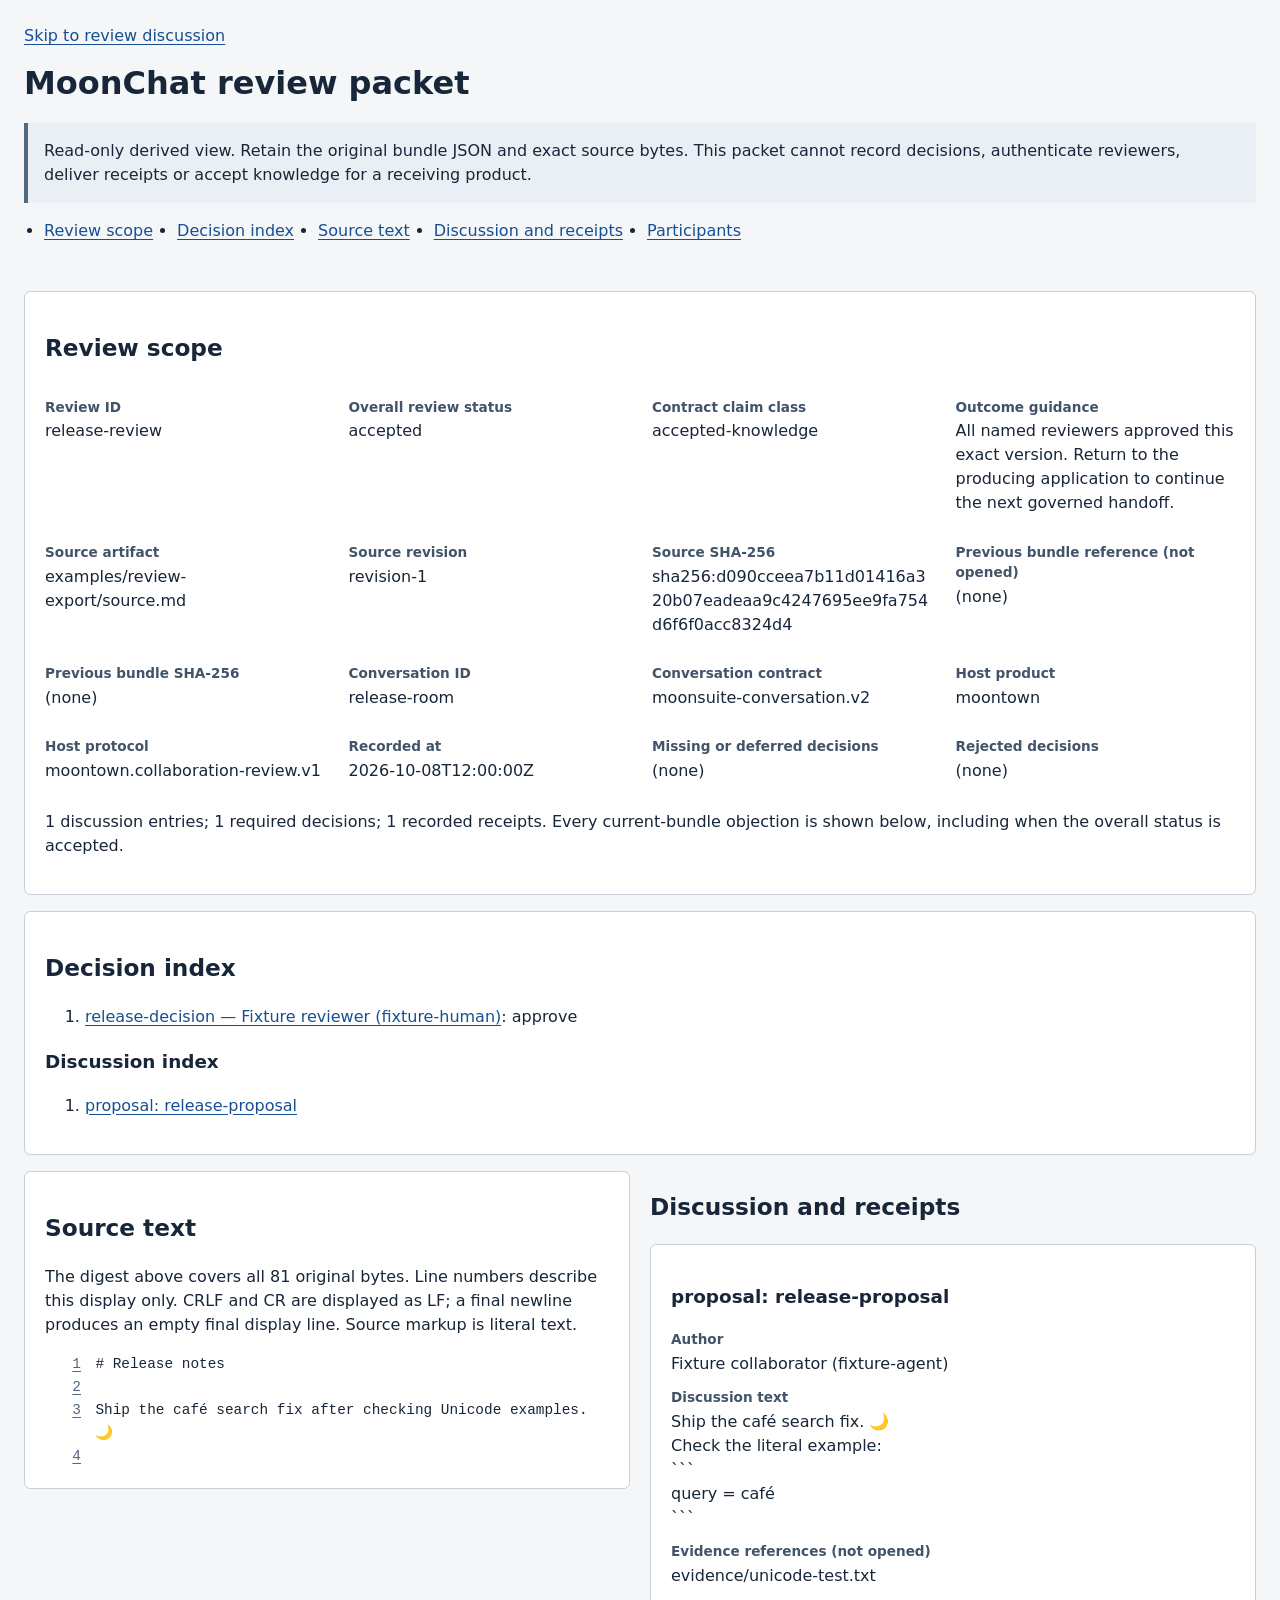
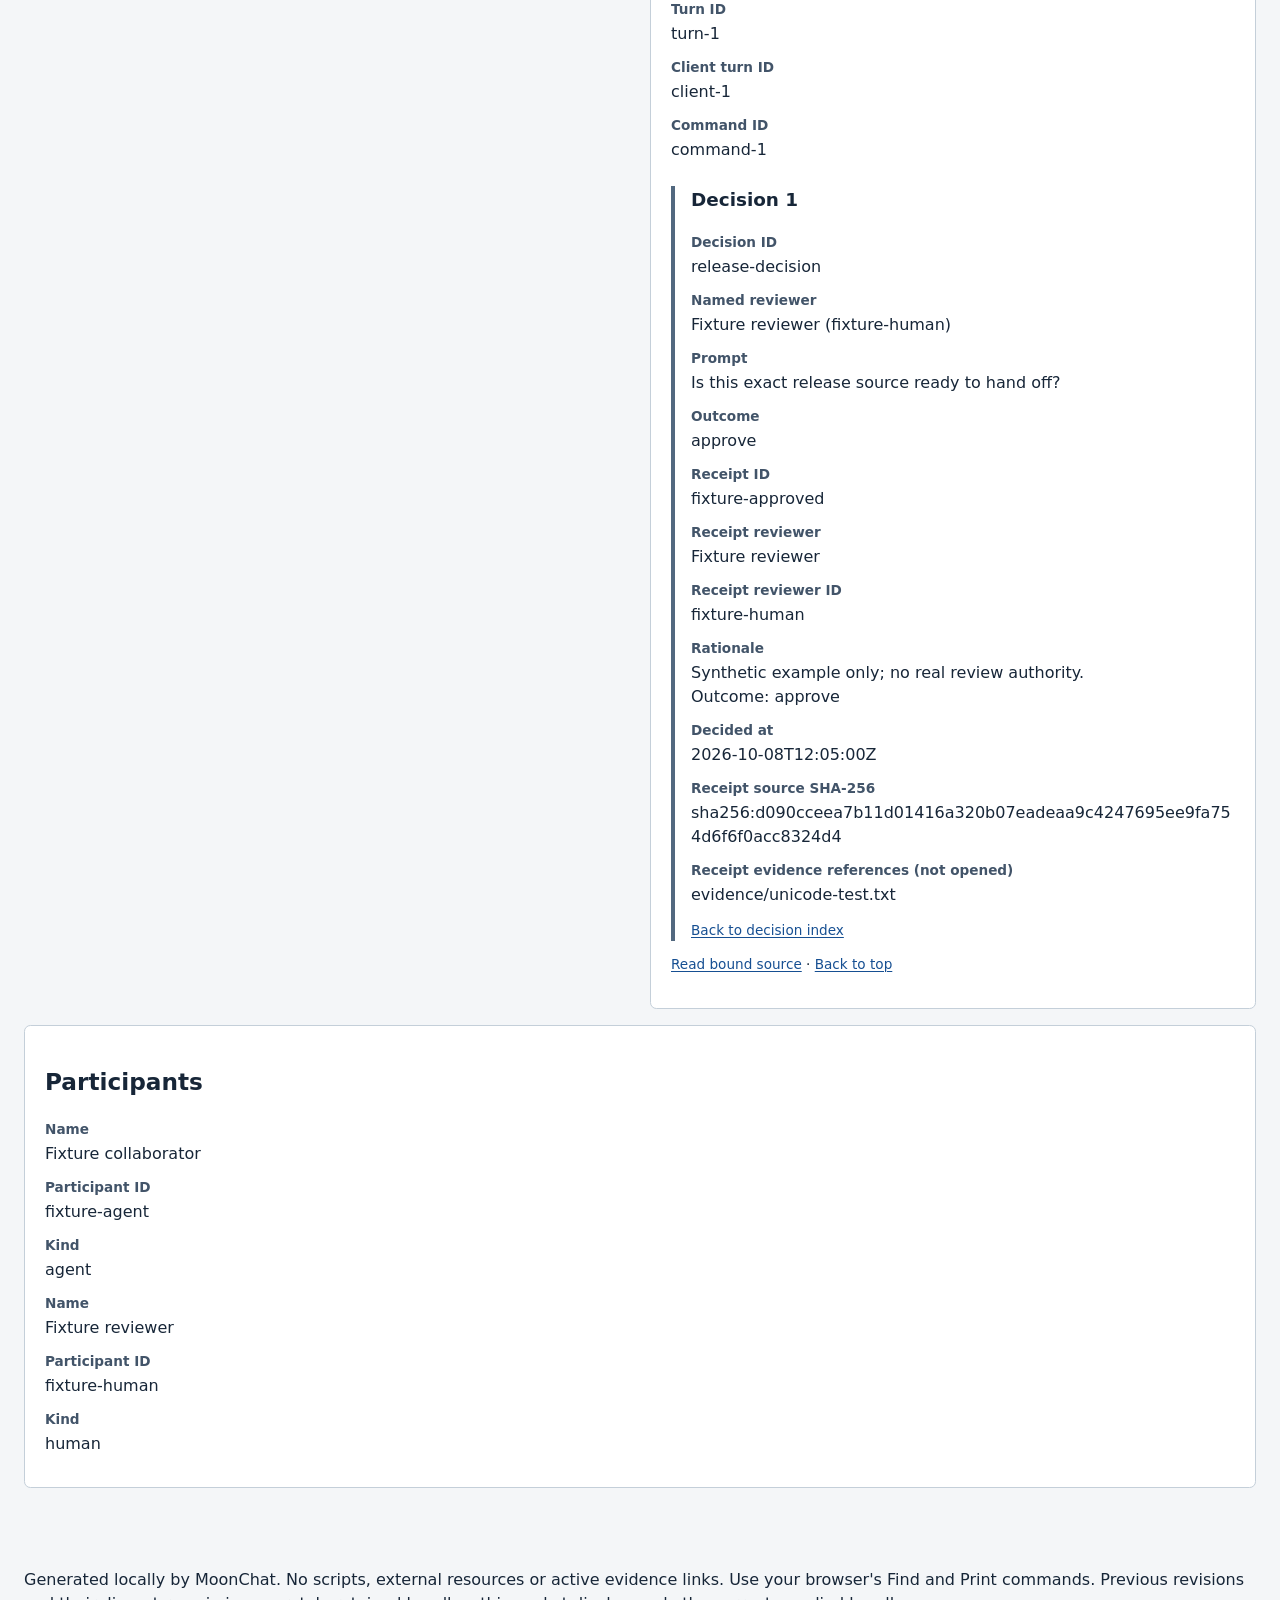
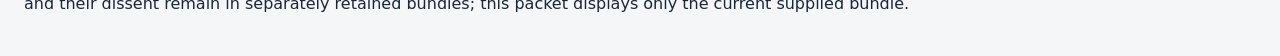
<file: examples/review-packet/approved.html>
<!doctype html>
<html lang="en">
<head>
<meta charset="utf-8">
<meta name="viewport" content="width=device-width, initial-scale=1">
<meta http-equiv="Content-Security-Policy" content="default-src 'none'; style-src 'unsafe-inline'; base-uri 'none'; form-action 'none'">
<title>MoonChat review packet: release-review</title>
<style>
:root { color-scheme: light; font: 16px/1.5 system-ui, sans-serif; color: #172638; background: #f4f6f8; }
* { box-sizing: border-box; }
body { margin: 0; }
a { color: #164f92; text-underline-offset: .18em; }
a:focus-visible { outline: 3px solid #b65c00; outline-offset: 3px; }
header, main, footer { max-width: 1440px; margin: auto; padding: 1.5rem; }
header { padding-bottom: .5rem; }
h1 { margin: .2rem 0; font-size: 2rem; }
h2 { font-size: 1.45rem; } h3 { font-size: 1.15rem; }
h2, h3, li, article { scroll-margin-top: 1rem; }
nav ul { display: flex; flex-wrap: wrap; gap: .5rem 1.5rem; padding-left: 1.25rem; }
.notice { padding: 1rem; border-left: 4px solid #52687f; background: #e9eff5; }
.columns { display: grid; grid-template-columns: minmax(0, 1fr) minmax(0, 1fr); gap: 1.25rem; align-items: start; }
section, article { min-width: 0; }
.panel, article { background: white; border: 1px solid #c4cfd9; border-radius: .4rem; padding: 1.25rem; margin-bottom: 1rem; }
.decision { border-left: 4px solid #52687f; padding-left: 1rem; margin-top: 1.5rem; }
.objection { border-left: 4px solid #9b4e00; }
dl { margin: .5rem 0; } .field { margin: .7rem 0; }
#summary dl { display: grid; grid-template-columns: repeat(auto-fit, minmax(260px, 1fr)); gap: .25rem 1.5rem; }
dt { font-weight: 650; font-size: .85rem; color: #425469; }
dd { margin: .15rem 0 0; white-space: pre-wrap; overflow-wrap: anywhere; }
.source-lines { list-style: none; margin: 0; padding: 0; font: .9rem/1.6 ui-monospace, monospace; }
.source-lines li { display: grid; grid-template-columns: 3.5em minmax(0, 1fr); min-height: 1.6em; }
.source-lines a { padding-right: 1em; text-align: right; color: #52687f; user-select: none; }
.source-lines span { white-space: pre-wrap; overflow-wrap: anywhere; tab-size: 4; }
:target { outline: 2px solid #9b4e00; outline-offset: 3px; }
.back { font-size: .85rem; } .skip { display: inline-block; margin-bottom: .5rem; }
@media (max-width: 850px) { .columns { display: block; } header, main, footer { padding: 1rem; } }
@media print { :root { background: white; font-size: 10pt; } .columns { display: block; } header, main, footer { padding: 0; } nav, .skip, .back { display: none; } .panel, article { border-radius: 0; } h2, h3, dt { break-after: avoid; } a { color: inherit; } :target { outline: none; } }
</style>
</head>
<body>
<header id="top">
<a class="skip" href="#discussion">Skip to review discussion</a>
<h1>MoonChat review packet</h1>
<p class="notice">Read-only derived view. Retain the original bundle JSON and exact source bytes. This packet cannot record decisions, authenticate reviewers, deliver receipts or accept knowledge for a receiving product.</p>
<nav aria-label="Packet sections"><ul><li><a href="#summary">Review scope</a></li><li><a href="#decision-index">Decision index</a></li><li><a href="#source">Source text</a></li><li><a href="#discussion">Discussion and receipts</a></li><li><a href="#participants">Participants</a></li></ul></nav>
</header>
<main>
<section class="panel" id="summary"><h2>Review scope</h2><dl>
<div class="field"><dt>Review ID</dt><dd>release-review</dd></div>
<div class="field"><dt>Overall review status</dt><dd>accepted</dd></div>
<div class="field"><dt>Contract claim class</dt><dd>accepted-knowledge</dd></div>
<div class="field"><dt>Outcome guidance</dt><dd>All named reviewers approved this exact version. Return to the producing application to continue the next governed handoff.</dd></div>
<div class="field"><dt>Source artifact</dt><dd>examples/review-export/source.md</dd></div>
<div class="field"><dt>Source revision</dt><dd>revision-1</dd></div>
<div class="field"><dt>Source SHA-256</dt><dd>sha256:d090cceea7b11d01416a320b07eadeaa9c4247695ee9fa754d6f6f0acc8324d4</dd></div>
<div class="field"><dt>Previous bundle reference (not opened)</dt><dd>(none)</dd></div>
<div class="field"><dt>Previous bundle SHA-256</dt><dd>(none)</dd></div>
<div class="field"><dt>Conversation ID</dt><dd>release-room</dd></div>
<div class="field"><dt>Conversation contract</dt><dd>moonsuite-conversation.v2</dd></div>
<div class="field"><dt>Host product</dt><dd>moontown</dd></div>
<div class="field"><dt>Host protocol</dt><dd>moontown.collaboration-review.v1</dd></div>
<div class="field"><dt>Recorded at</dt><dd>2026-10-08T12:00:00Z</dd></div>
<div class="field"><dt>Missing or deferred decisions</dt><dd>(none)</dd></div>
<div class="field"><dt>Rejected decisions</dt><dd>(none)</dd></div>
</dl><p>1 discussion entries; 1 required decisions; 1 recorded receipts. Every current-bundle objection is shown below, including when the overall status is accepted.</p></section>
<section class="panel" id="decision-index"><h2>Decision index</h2><ol>
<li><a href="#decision-1">release-decision — Fixture reviewer (fixture-human)</a>: approve</li>
</ol><h3>Discussion index</h3><ol>
<li><a href="#entry-1">proposal: release-proposal</a></li>
</ol></section>
<div class="columns">
<section class="panel" id="source"><h2>Source text</h2>
<p>The digest above covers all 81 original bytes. Line numbers describe this display only. CRLF and CR are displayed as LF; a final newline produces an empty final display line. Source markup is literal text.</p>
<ol class="source-lines">
<li id="source-line-1"><a aria-label="Source line 1" href="#source-line-1">1</a><span># Release notes</span></li>
<li id="source-line-2"><a aria-label="Source line 2" href="#source-line-2">2</a><span></span></li>
<li id="source-line-3"><a aria-label="Source line 3" href="#source-line-3">3</a><span>Ship the café search fix after checking Unicode examples. 🌙</span></li>
<li id="source-line-4"><a aria-label="Source line 4" href="#source-line-4">4</a><span></span></li>
</ol></section>
<section id="discussion"><h2>Discussion and receipts</h2>
<article id="entry-1"><h3>proposal: release-proposal</h3><dl>
<div class="field"><dt>Author</dt><dd>Fixture collaborator (fixture-agent)</dd></div>
<div class="field"><dt>Discussion text</dt><dd>Ship the café search fix. 🌙
Check the literal example:
```
query = café
```</dd></div>
<div class="field"><dt>Evidence references (not opened)</dt><dd>evidence/unicode-test.txt</dd></div>
<div class="field"><dt>Turn ID</dt><dd>turn-1</dd></div>
<div class="field"><dt>Client turn ID</dt><dd>client-1</dd></div>
<div class="field"><dt>Command ID</dt><dd>command-1</dd></div>
</dl>
<section class="decision" id="decision-1"><h3>Decision 1</h3><dl>
<div class="field"><dt>Decision ID</dt><dd>release-decision</dd></div>
<div class="field"><dt>Named reviewer</dt><dd>Fixture reviewer (fixture-human)</dd></div>
<div class="field"><dt>Prompt</dt><dd>Is this exact release source ready to hand off?</dd></div>
<div class="field"><dt>Outcome</dt><dd>approve</dd></div>
<div class="field"><dt>Receipt ID</dt><dd>fixture-approved</dd></div>
<div class="field"><dt>Receipt reviewer</dt><dd>Fixture reviewer</dd></div>
<div class="field"><dt>Receipt reviewer ID</dt><dd>fixture-human</dd></div>
<div class="field"><dt>Rationale</dt><dd>Synthetic example only; no real review authority.
Outcome: approve</dd></div>
<div class="field"><dt>Decided at</dt><dd>2026-10-08T12:05:00Z</dd></div>
<div class="field"><dt>Receipt source SHA-256</dt><dd>sha256:d090cceea7b11d01416a320b07eadeaa9c4247695ee9fa754d6f6f0acc8324d4</dd></div>
<div class="field"><dt>Receipt evidence references (not opened)</dt><dd>evidence/unicode-test.txt</dd></div>
</dl>
<p class="back"><a href="#decision-index">Back to decision index</a></p></section>
<p class="back"><a href="#source">Read bound source</a> · <a href="#top">Back to top</a></p></article>
</section></div>
<section class="panel" id="participants"><h2>Participants</h2>
<dl>
<div class="field"><dt>Name</dt><dd>Fixture collaborator</dd></div>
<div class="field"><dt>Participant ID</dt><dd>fixture-agent</dd></div>
<div class="field"><dt>Kind</dt><dd>agent</dd></div>
</dl>
<dl>
<div class="field"><dt>Name</dt><dd>Fixture reviewer</dd></div>
<div class="field"><dt>Participant ID</dt><dd>fixture-human</dd></div>
<div class="field"><dt>Kind</dt><dd>human</dd></div>
</dl>
</section></main>
<footer><p>Generated locally by MoonChat. No scripts, external resources or active evidence links. Use your browser's Find and Print commands. Previous revisions and their dissent remain in separately retained bundles; this packet displays only the current supplied bundle.</p></footer>
</body>
</html>
</file>
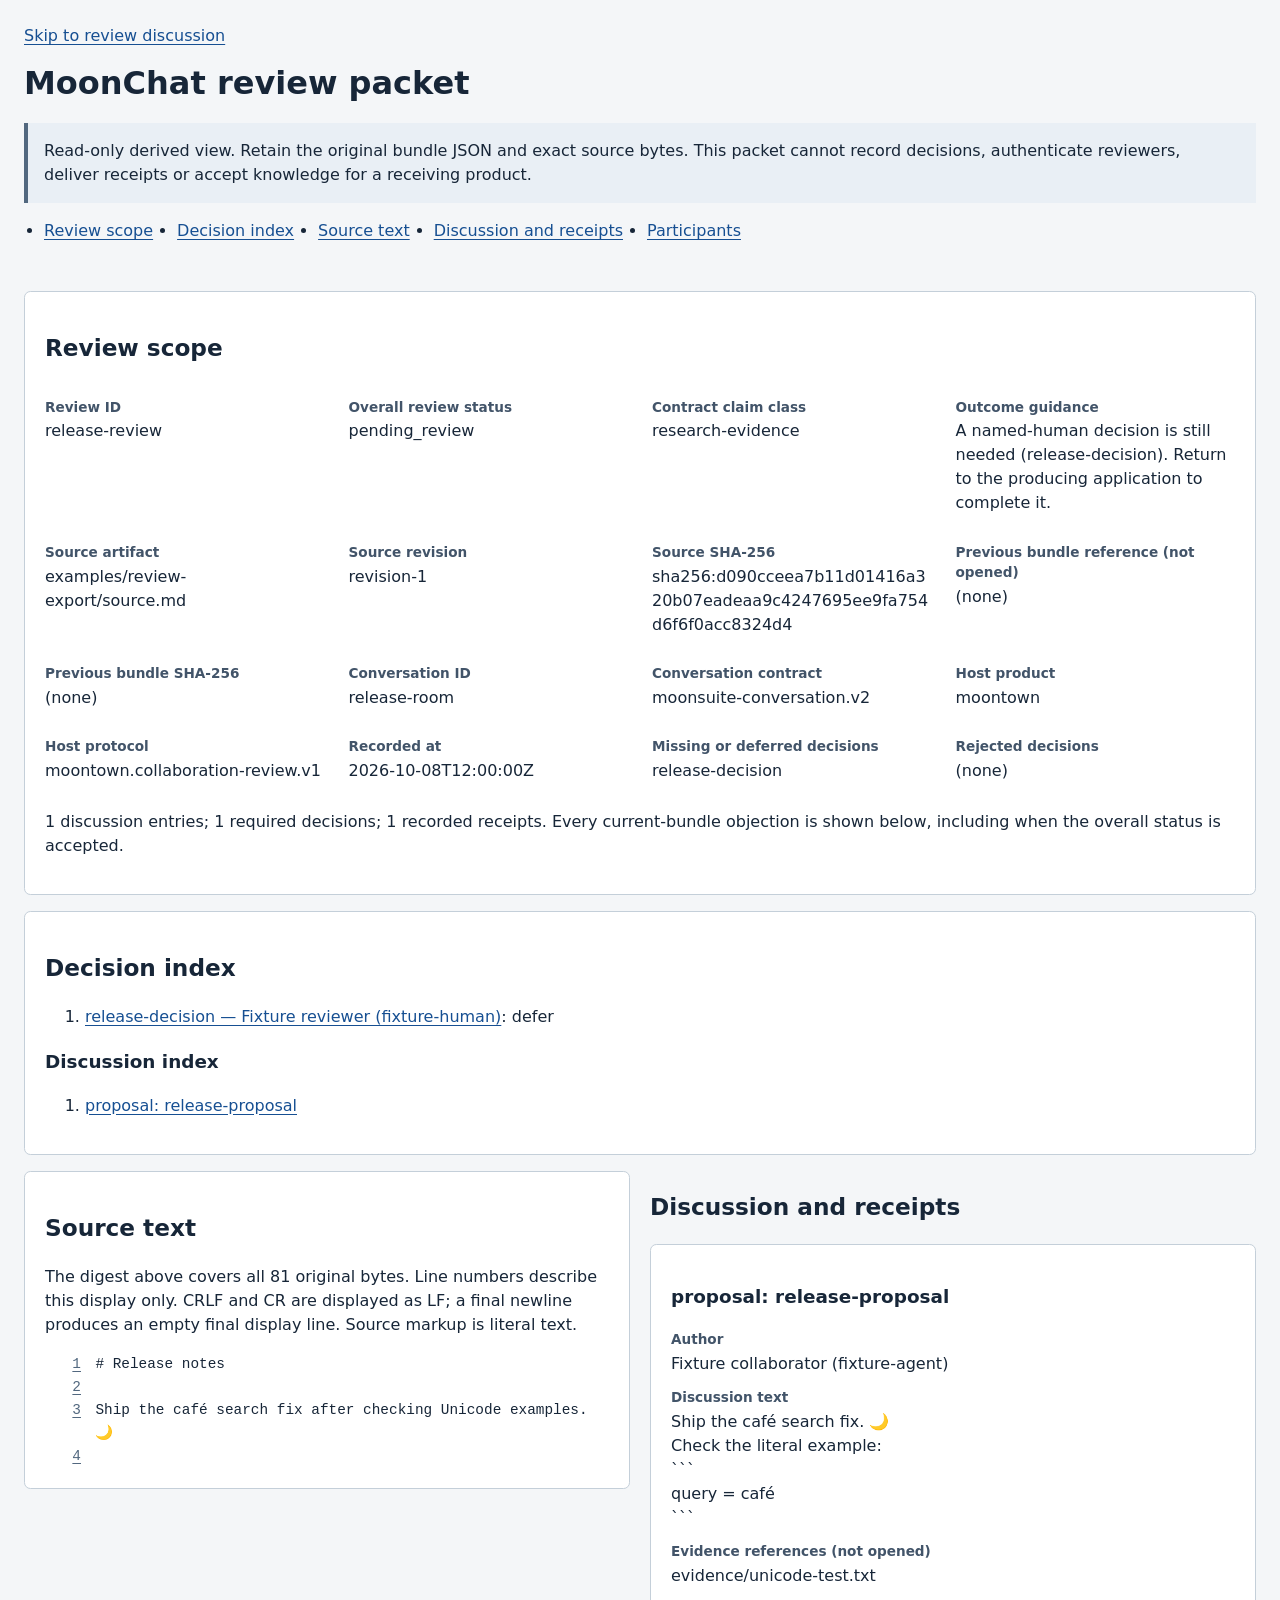
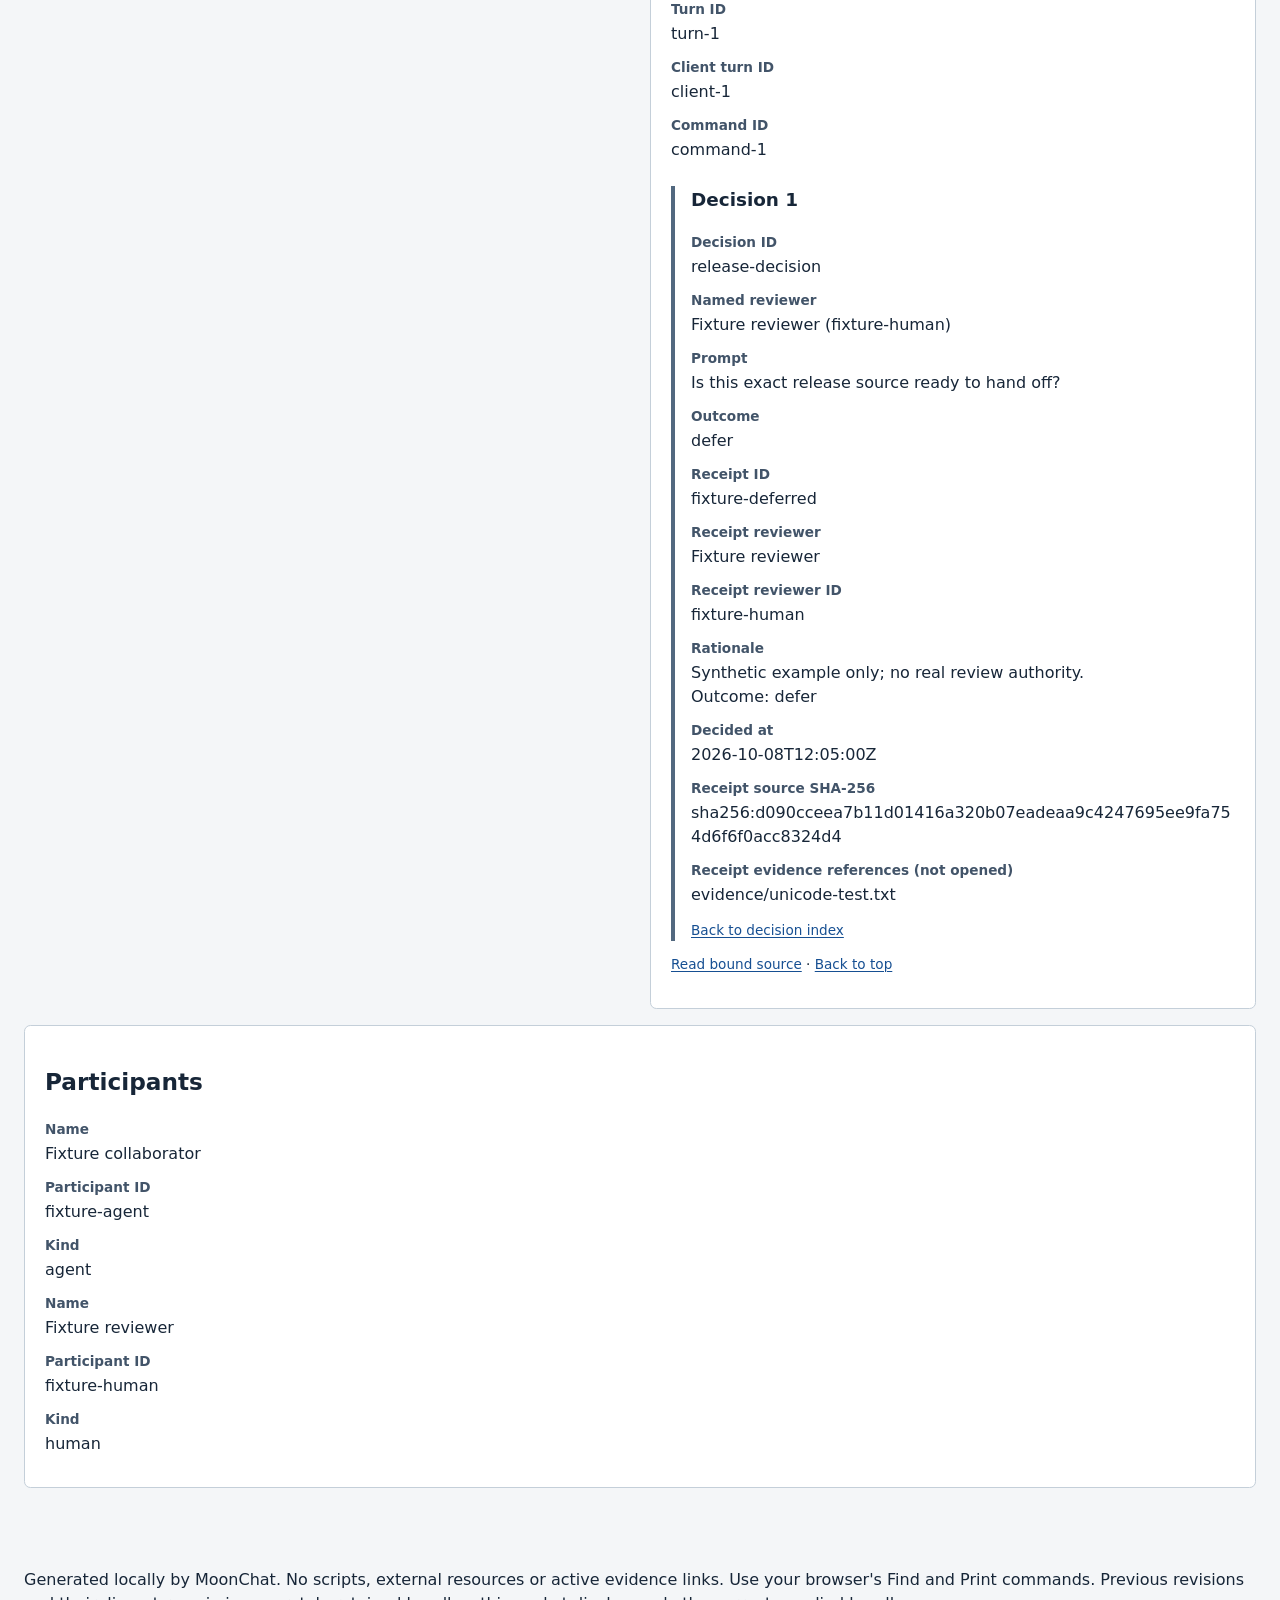
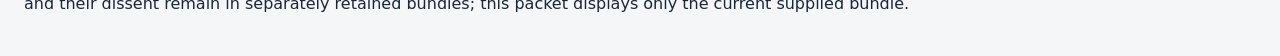
<file: examples/review-packet/deferred.html>
<!doctype html>
<html lang="en">
<head>
<meta charset="utf-8">
<meta name="viewport" content="width=device-width, initial-scale=1">
<meta http-equiv="Content-Security-Policy" content="default-src 'none'; style-src 'unsafe-inline'; base-uri 'none'; form-action 'none'">
<title>MoonChat review packet: release-review</title>
<style>
:root { color-scheme: light; font: 16px/1.5 system-ui, sans-serif; color: #172638; background: #f4f6f8; }
* { box-sizing: border-box; }
body { margin: 0; }
a { color: #164f92; text-underline-offset: .18em; }
a:focus-visible { outline: 3px solid #b65c00; outline-offset: 3px; }
header, main, footer { max-width: 1440px; margin: auto; padding: 1.5rem; }
header { padding-bottom: .5rem; }
h1 { margin: .2rem 0; font-size: 2rem; }
h2 { font-size: 1.45rem; } h3 { font-size: 1.15rem; }
h2, h3, li, article { scroll-margin-top: 1rem; }
nav ul { display: flex; flex-wrap: wrap; gap: .5rem 1.5rem; padding-left: 1.25rem; }
.notice { padding: 1rem; border-left: 4px solid #52687f; background: #e9eff5; }
.columns { display: grid; grid-template-columns: minmax(0, 1fr) minmax(0, 1fr); gap: 1.25rem; align-items: start; }
section, article { min-width: 0; }
.panel, article { background: white; border: 1px solid #c4cfd9; border-radius: .4rem; padding: 1.25rem; margin-bottom: 1rem; }
.decision { border-left: 4px solid #52687f; padding-left: 1rem; margin-top: 1.5rem; }
.objection { border-left: 4px solid #9b4e00; }
dl { margin: .5rem 0; } .field { margin: .7rem 0; }
#summary dl { display: grid; grid-template-columns: repeat(auto-fit, minmax(260px, 1fr)); gap: .25rem 1.5rem; }
dt { font-weight: 650; font-size: .85rem; color: #425469; }
dd { margin: .15rem 0 0; white-space: pre-wrap; overflow-wrap: anywhere; }
.source-lines { list-style: none; margin: 0; padding: 0; font: .9rem/1.6 ui-monospace, monospace; }
.source-lines li { display: grid; grid-template-columns: 3.5em minmax(0, 1fr); min-height: 1.6em; }
.source-lines a { padding-right: 1em; text-align: right; color: #52687f; user-select: none; }
.source-lines span { white-space: pre-wrap; overflow-wrap: anywhere; tab-size: 4; }
:target { outline: 2px solid #9b4e00; outline-offset: 3px; }
.back { font-size: .85rem; } .skip { display: inline-block; margin-bottom: .5rem; }
@media (max-width: 850px) { .columns { display: block; } header, main, footer { padding: 1rem; } }
@media print { :root { background: white; font-size: 10pt; } .columns { display: block; } header, main, footer { padding: 0; } nav, .skip, .back { display: none; } .panel, article { border-radius: 0; } h2, h3, dt { break-after: avoid; } a { color: inherit; } :target { outline: none; } }
</style>
</head>
<body>
<header id="top">
<a class="skip" href="#discussion">Skip to review discussion</a>
<h1>MoonChat review packet</h1>
<p class="notice">Read-only derived view. Retain the original bundle JSON and exact source bytes. This packet cannot record decisions, authenticate reviewers, deliver receipts or accept knowledge for a receiving product.</p>
<nav aria-label="Packet sections"><ul><li><a href="#summary">Review scope</a></li><li><a href="#decision-index">Decision index</a></li><li><a href="#source">Source text</a></li><li><a href="#discussion">Discussion and receipts</a></li><li><a href="#participants">Participants</a></li></ul></nav>
</header>
<main>
<section class="panel" id="summary"><h2>Review scope</h2><dl>
<div class="field"><dt>Review ID</dt><dd>release-review</dd></div>
<div class="field"><dt>Overall review status</dt><dd>pending_review</dd></div>
<div class="field"><dt>Contract claim class</dt><dd>research-evidence</dd></div>
<div class="field"><dt>Outcome guidance</dt><dd>A named-human decision is still needed (release-decision). Return to the producing application to complete it.</dd></div>
<div class="field"><dt>Source artifact</dt><dd>examples/review-export/source.md</dd></div>
<div class="field"><dt>Source revision</dt><dd>revision-1</dd></div>
<div class="field"><dt>Source SHA-256</dt><dd>sha256:d090cceea7b11d01416a320b07eadeaa9c4247695ee9fa754d6f6f0acc8324d4</dd></div>
<div class="field"><dt>Previous bundle reference (not opened)</dt><dd>(none)</dd></div>
<div class="field"><dt>Previous bundle SHA-256</dt><dd>(none)</dd></div>
<div class="field"><dt>Conversation ID</dt><dd>release-room</dd></div>
<div class="field"><dt>Conversation contract</dt><dd>moonsuite-conversation.v2</dd></div>
<div class="field"><dt>Host product</dt><dd>moontown</dd></div>
<div class="field"><dt>Host protocol</dt><dd>moontown.collaboration-review.v1</dd></div>
<div class="field"><dt>Recorded at</dt><dd>2026-10-08T12:00:00Z</dd></div>
<div class="field"><dt>Missing or deferred decisions</dt><dd>release-decision</dd></div>
<div class="field"><dt>Rejected decisions</dt><dd>(none)</dd></div>
</dl><p>1 discussion entries; 1 required decisions; 1 recorded receipts. Every current-bundle objection is shown below, including when the overall status is accepted.</p></section>
<section class="panel" id="decision-index"><h2>Decision index</h2><ol>
<li><a href="#decision-1">release-decision — Fixture reviewer (fixture-human)</a>: defer</li>
</ol><h3>Discussion index</h3><ol>
<li><a href="#entry-1">proposal: release-proposal</a></li>
</ol></section>
<div class="columns">
<section class="panel" id="source"><h2>Source text</h2>
<p>The digest above covers all 81 original bytes. Line numbers describe this display only. CRLF and CR are displayed as LF; a final newline produces an empty final display line. Source markup is literal text.</p>
<ol class="source-lines">
<li id="source-line-1"><a aria-label="Source line 1" href="#source-line-1">1</a><span># Release notes</span></li>
<li id="source-line-2"><a aria-label="Source line 2" href="#source-line-2">2</a><span></span></li>
<li id="source-line-3"><a aria-label="Source line 3" href="#source-line-3">3</a><span>Ship the café search fix after checking Unicode examples. 🌙</span></li>
<li id="source-line-4"><a aria-label="Source line 4" href="#source-line-4">4</a><span></span></li>
</ol></section>
<section id="discussion"><h2>Discussion and receipts</h2>
<article id="entry-1"><h3>proposal: release-proposal</h3><dl>
<div class="field"><dt>Author</dt><dd>Fixture collaborator (fixture-agent)</dd></div>
<div class="field"><dt>Discussion text</dt><dd>Ship the café search fix. 🌙
Check the literal example:
```
query = café
```</dd></div>
<div class="field"><dt>Evidence references (not opened)</dt><dd>evidence/unicode-test.txt</dd></div>
<div class="field"><dt>Turn ID</dt><dd>turn-1</dd></div>
<div class="field"><dt>Client turn ID</dt><dd>client-1</dd></div>
<div class="field"><dt>Command ID</dt><dd>command-1</dd></div>
</dl>
<section class="decision" id="decision-1"><h3>Decision 1</h3><dl>
<div class="field"><dt>Decision ID</dt><dd>release-decision</dd></div>
<div class="field"><dt>Named reviewer</dt><dd>Fixture reviewer (fixture-human)</dd></div>
<div class="field"><dt>Prompt</dt><dd>Is this exact release source ready to hand off?</dd></div>
<div class="field"><dt>Outcome</dt><dd>defer</dd></div>
<div class="field"><dt>Receipt ID</dt><dd>fixture-deferred</dd></div>
<div class="field"><dt>Receipt reviewer</dt><dd>Fixture reviewer</dd></div>
<div class="field"><dt>Receipt reviewer ID</dt><dd>fixture-human</dd></div>
<div class="field"><dt>Rationale</dt><dd>Synthetic example only; no real review authority.
Outcome: defer</dd></div>
<div class="field"><dt>Decided at</dt><dd>2026-10-08T12:05:00Z</dd></div>
<div class="field"><dt>Receipt source SHA-256</dt><dd>sha256:d090cceea7b11d01416a320b07eadeaa9c4247695ee9fa754d6f6f0acc8324d4</dd></div>
<div class="field"><dt>Receipt evidence references (not opened)</dt><dd>evidence/unicode-test.txt</dd></div>
</dl>
<p class="back"><a href="#decision-index">Back to decision index</a></p></section>
<p class="back"><a href="#source">Read bound source</a> · <a href="#top">Back to top</a></p></article>
</section></div>
<section class="panel" id="participants"><h2>Participants</h2>
<dl>
<div class="field"><dt>Name</dt><dd>Fixture collaborator</dd></div>
<div class="field"><dt>Participant ID</dt><dd>fixture-agent</dd></div>
<div class="field"><dt>Kind</dt><dd>agent</dd></div>
</dl>
<dl>
<div class="field"><dt>Name</dt><dd>Fixture reviewer</dd></div>
<div class="field"><dt>Participant ID</dt><dd>fixture-human</dd></div>
<div class="field"><dt>Kind</dt><dd>human</dd></div>
</dl>
</section></main>
<footer><p>Generated locally by MoonChat. No scripts, external resources or active evidence links. Use your browser's Find and Print commands. Previous revisions and their dissent remain in separately retained bundles; this packet displays only the current supplied bundle.</p></footer>
</body>
</html>
</file>
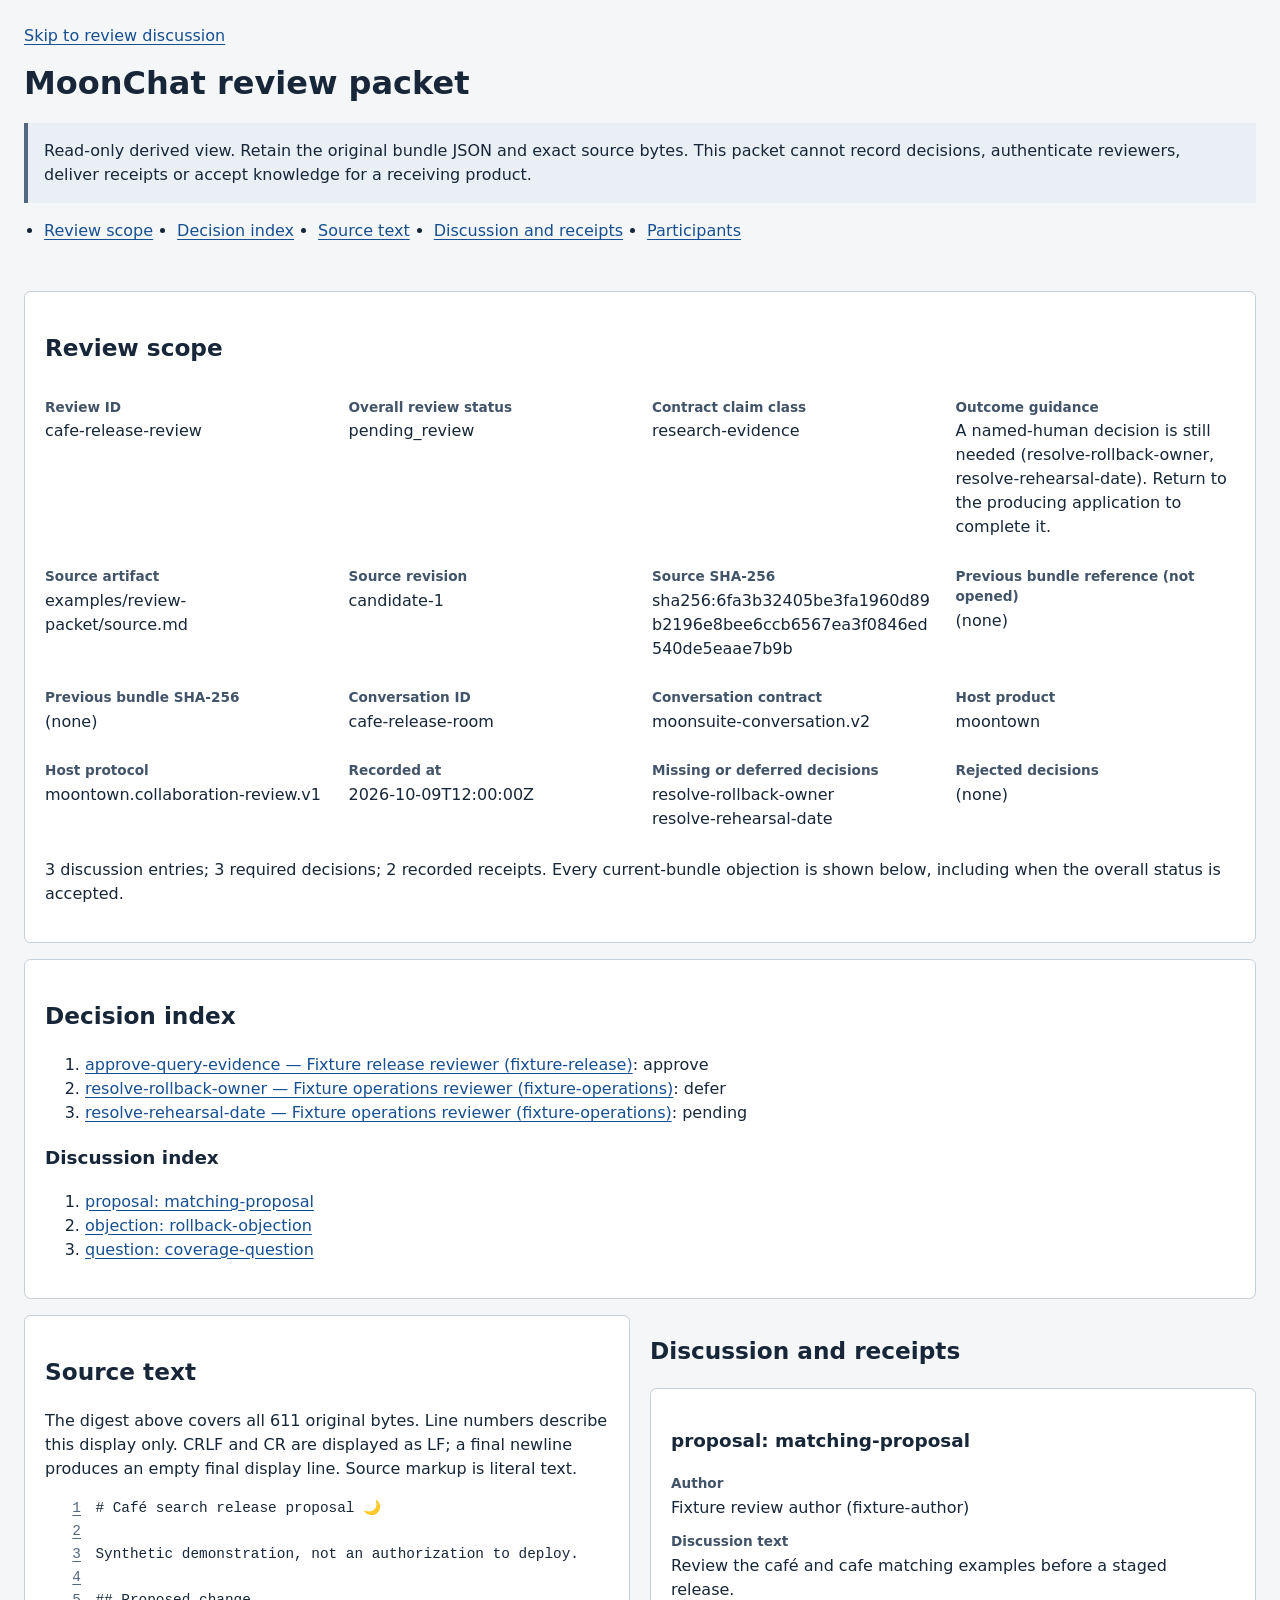
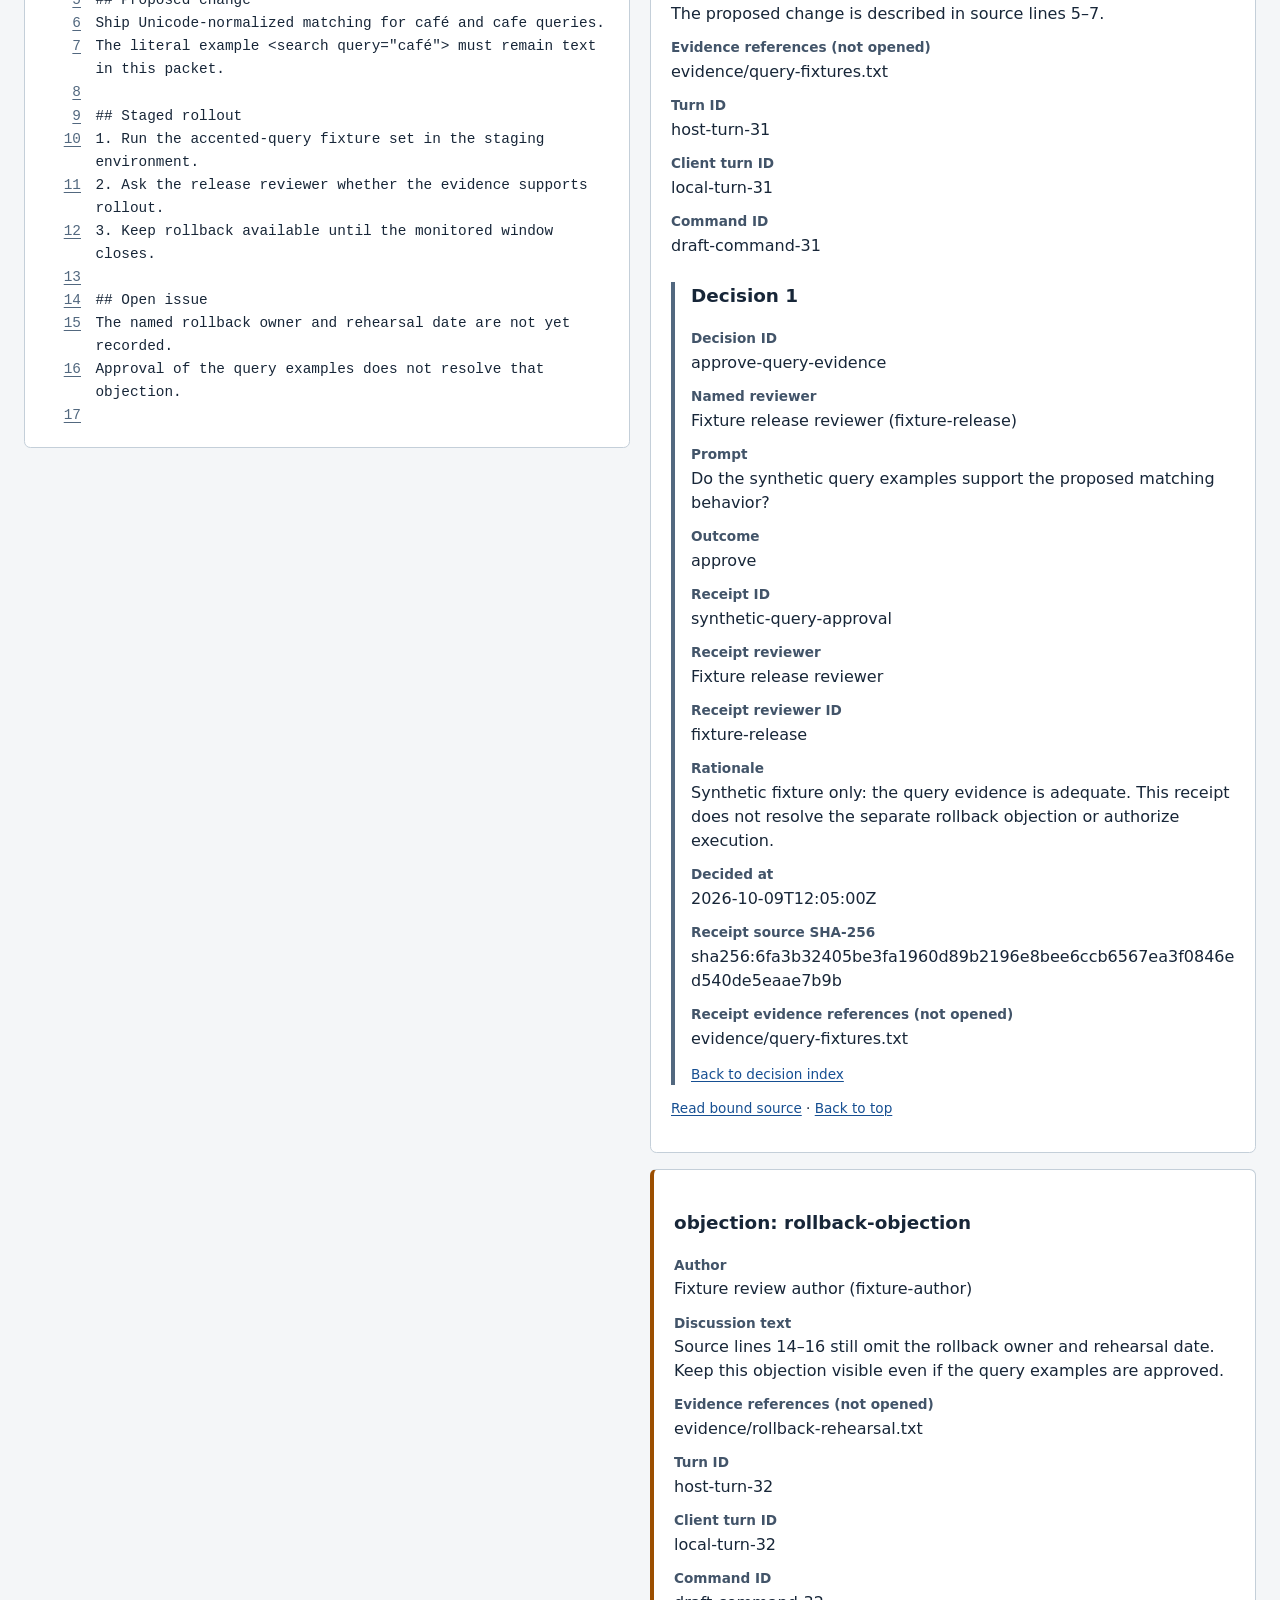
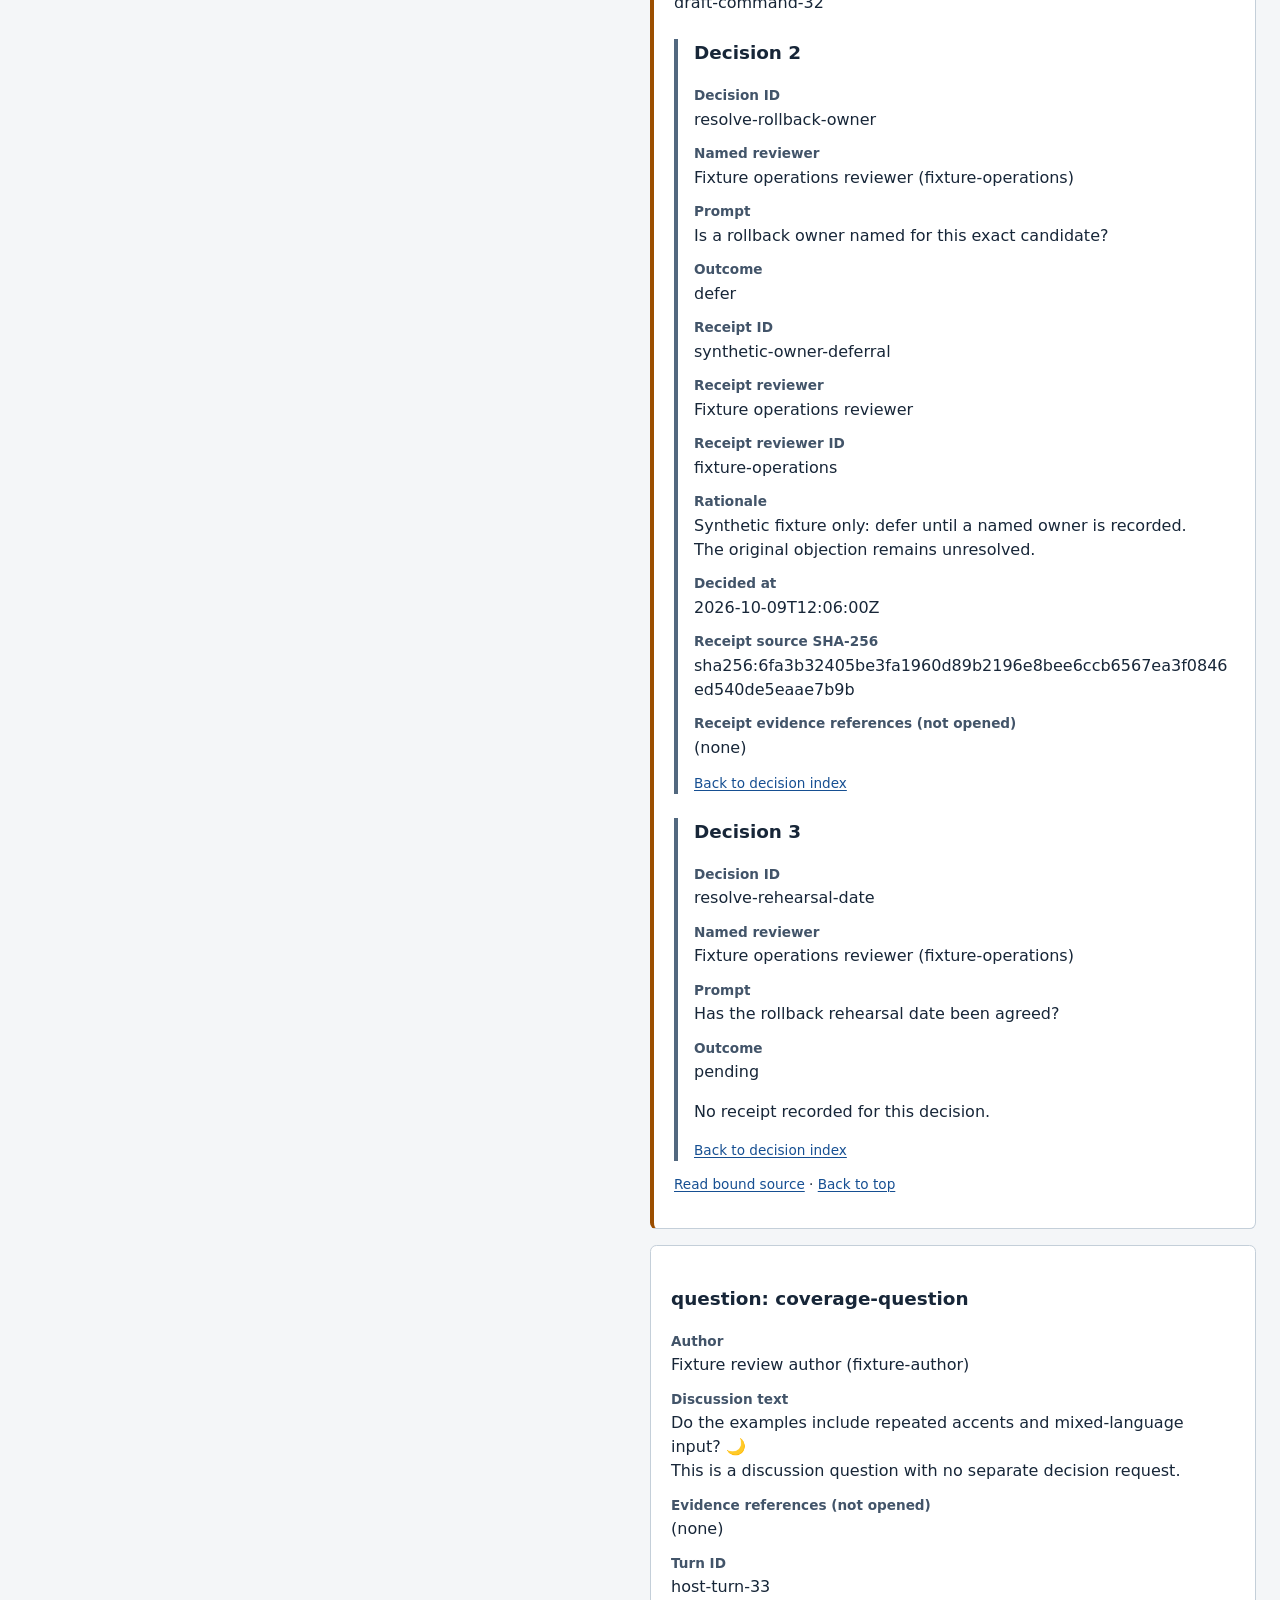
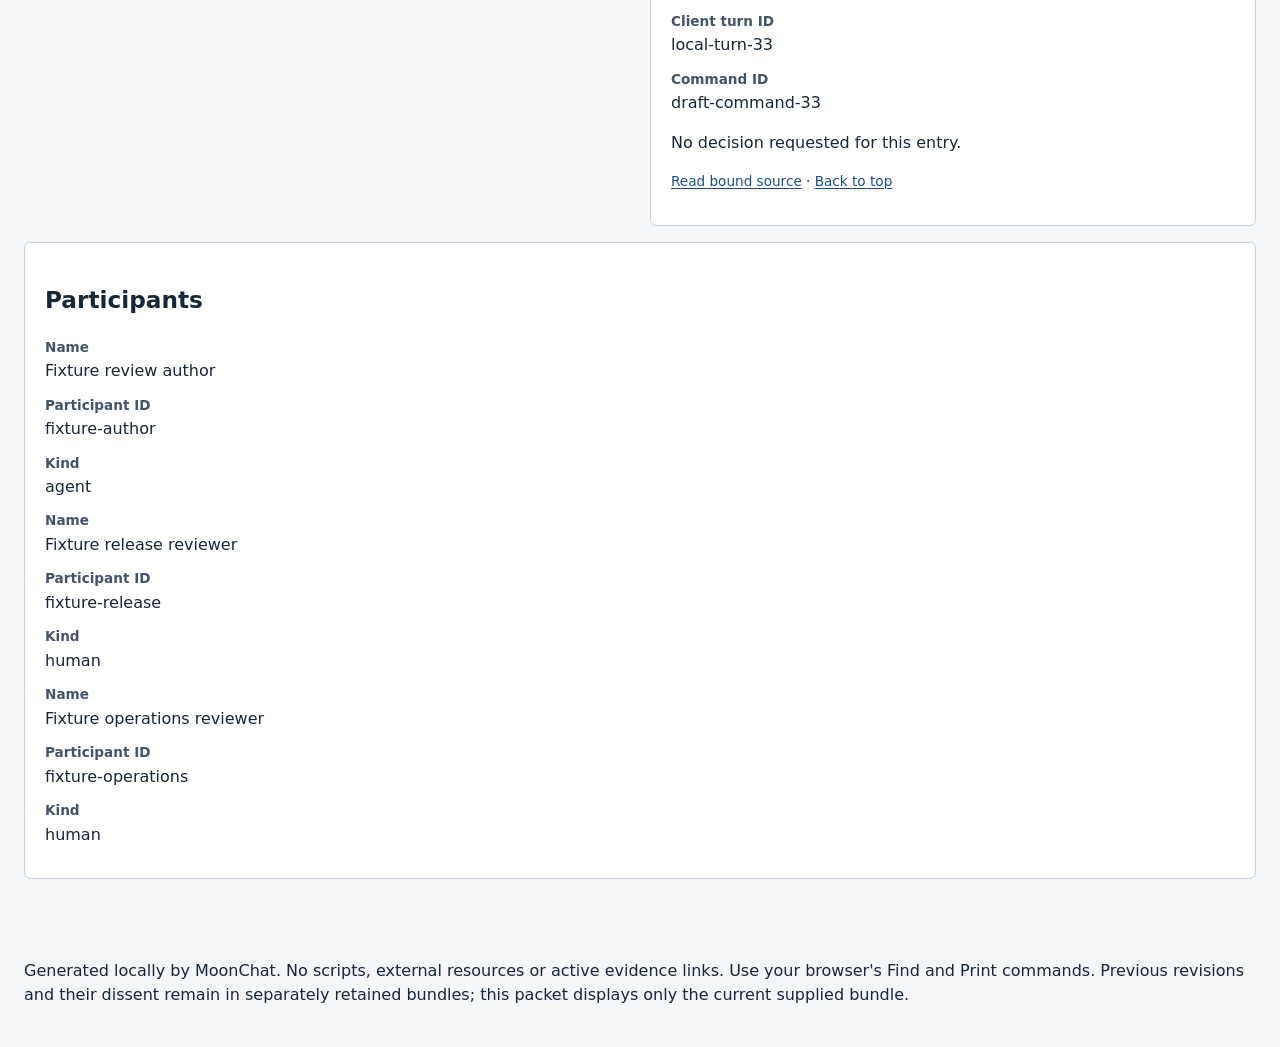
<file: examples/review-packet/mixed-review.html>
<!doctype html>
<html lang="en">
<head>
<meta charset="utf-8">
<meta name="viewport" content="width=device-width, initial-scale=1">
<meta http-equiv="Content-Security-Policy" content="default-src 'none'; style-src 'unsafe-inline'; base-uri 'none'; form-action 'none'">
<title>MoonChat review packet: cafe-release-review</title>
<style>
:root { color-scheme: light; font: 16px/1.5 system-ui, sans-serif; color: #172638; background: #f4f6f8; }
* { box-sizing: border-box; }
body { margin: 0; }
a { color: #164f92; text-underline-offset: .18em; }
a:focus-visible { outline: 3px solid #b65c00; outline-offset: 3px; }
header, main, footer { max-width: 1440px; margin: auto; padding: 1.5rem; }
header { padding-bottom: .5rem; }
h1 { margin: .2rem 0; font-size: 2rem; }
h2 { font-size: 1.45rem; } h3 { font-size: 1.15rem; }
h2, h3, li, article { scroll-margin-top: 1rem; }
nav ul { display: flex; flex-wrap: wrap; gap: .5rem 1.5rem; padding-left: 1.25rem; }
.notice { padding: 1rem; border-left: 4px solid #52687f; background: #e9eff5; }
.columns { display: grid; grid-template-columns: minmax(0, 1fr) minmax(0, 1fr); gap: 1.25rem; align-items: start; }
section, article { min-width: 0; }
.panel, article { background: white; border: 1px solid #c4cfd9; border-radius: .4rem; padding: 1.25rem; margin-bottom: 1rem; }
.decision { border-left: 4px solid #52687f; padding-left: 1rem; margin-top: 1.5rem; }
.objection { border-left: 4px solid #9b4e00; }
dl { margin: .5rem 0; } .field { margin: .7rem 0; }
#summary dl { display: grid; grid-template-columns: repeat(auto-fit, minmax(260px, 1fr)); gap: .25rem 1.5rem; }
dt { font-weight: 650; font-size: .85rem; color: #425469; }
dd { margin: .15rem 0 0; white-space: pre-wrap; overflow-wrap: anywhere; }
.source-lines { list-style: none; margin: 0; padding: 0; font: .9rem/1.6 ui-monospace, monospace; }
.source-lines li { display: grid; grid-template-columns: 3.5em minmax(0, 1fr); min-height: 1.6em; }
.source-lines a { padding-right: 1em; text-align: right; color: #52687f; user-select: none; }
.source-lines span { white-space: pre-wrap; overflow-wrap: anywhere; tab-size: 4; }
:target { outline: 2px solid #9b4e00; outline-offset: 3px; }
.back { font-size: .85rem; } .skip { display: inline-block; margin-bottom: .5rem; }
@media (max-width: 850px) { .columns { display: block; } header, main, footer { padding: 1rem; } }
@media print { :root { background: white; font-size: 10pt; } .columns { display: block; } header, main, footer { padding: 0; } nav, .skip, .back { display: none; } .panel, article { border-radius: 0; } h2, h3, dt { break-after: avoid; } a { color: inherit; } :target { outline: none; } }
</style>
</head>
<body>
<header id="top">
<a class="skip" href="#discussion">Skip to review discussion</a>
<h1>MoonChat review packet</h1>
<p class="notice">Read-only derived view. Retain the original bundle JSON and exact source bytes. This packet cannot record decisions, authenticate reviewers, deliver receipts or accept knowledge for a receiving product.</p>
<nav aria-label="Packet sections"><ul><li><a href="#summary">Review scope</a></li><li><a href="#decision-index">Decision index</a></li><li><a href="#source">Source text</a></li><li><a href="#discussion">Discussion and receipts</a></li><li><a href="#participants">Participants</a></li></ul></nav>
</header>
<main>
<section class="panel" id="summary"><h2>Review scope</h2><dl>
<div class="field"><dt>Review ID</dt><dd>cafe-release-review</dd></div>
<div class="field"><dt>Overall review status</dt><dd>pending_review</dd></div>
<div class="field"><dt>Contract claim class</dt><dd>research-evidence</dd></div>
<div class="field"><dt>Outcome guidance</dt><dd>A named-human decision is still needed (resolve-rollback-owner, resolve-rehearsal-date). Return to the producing application to complete it.</dd></div>
<div class="field"><dt>Source artifact</dt><dd>examples/review-packet/source.md</dd></div>
<div class="field"><dt>Source revision</dt><dd>candidate-1</dd></div>
<div class="field"><dt>Source SHA-256</dt><dd>sha256:6fa3b32405be3fa1960d89b2196e8bee6ccb6567ea3f0846ed540de5eaae7b9b</dd></div>
<div class="field"><dt>Previous bundle reference (not opened)</dt><dd>(none)</dd></div>
<div class="field"><dt>Previous bundle SHA-256</dt><dd>(none)</dd></div>
<div class="field"><dt>Conversation ID</dt><dd>cafe-release-room</dd></div>
<div class="field"><dt>Conversation contract</dt><dd>moonsuite-conversation.v2</dd></div>
<div class="field"><dt>Host product</dt><dd>moontown</dd></div>
<div class="field"><dt>Host protocol</dt><dd>moontown.collaboration-review.v1</dd></div>
<div class="field"><dt>Recorded at</dt><dd>2026-10-09T12:00:00Z</dd></div>
<div class="field"><dt>Missing or deferred decisions</dt><dd>resolve-rollback-owner
resolve-rehearsal-date</dd></div>
<div class="field"><dt>Rejected decisions</dt><dd>(none)</dd></div>
</dl><p>3 discussion entries; 3 required decisions; 2 recorded receipts. Every current-bundle objection is shown below, including when the overall status is accepted.</p></section>
<section class="panel" id="decision-index"><h2>Decision index</h2><ol>
<li><a href="#decision-1">approve-query-evidence — Fixture release reviewer (fixture-release)</a>: approve</li>
<li><a href="#decision-2">resolve-rollback-owner — Fixture operations reviewer (fixture-operations)</a>: defer</li>
<li><a href="#decision-3">resolve-rehearsal-date — Fixture operations reviewer (fixture-operations)</a>: pending</li>
</ol><h3>Discussion index</h3><ol>
<li><a href="#entry-1">proposal: matching-proposal</a></li>
<li><a href="#entry-2">objection: rollback-objection</a></li>
<li><a href="#entry-3">question: coverage-question</a></li>
</ol></section>
<div class="columns">
<section class="panel" id="source"><h2>Source text</h2>
<p>The digest above covers all 611 original bytes. Line numbers describe this display only. CRLF and CR are displayed as LF; a final newline produces an empty final display line. Source markup is literal text.</p>
<ol class="source-lines">
<li id="source-line-1"><a aria-label="Source line 1" href="#source-line-1">1</a><span># Café search release proposal 🌙</span></li>
<li id="source-line-2"><a aria-label="Source line 2" href="#source-line-2">2</a><span></span></li>
<li id="source-line-3"><a aria-label="Source line 3" href="#source-line-3">3</a><span>Synthetic demonstration, not an authorization to deploy.</span></li>
<li id="source-line-4"><a aria-label="Source line 4" href="#source-line-4">4</a><span></span></li>
<li id="source-line-5"><a aria-label="Source line 5" href="#source-line-5">5</a><span>## Proposed change</span></li>
<li id="source-line-6"><a aria-label="Source line 6" href="#source-line-6">6</a><span>Ship Unicode-normalized matching for café and cafe queries.</span></li>
<li id="source-line-7"><a aria-label="Source line 7" href="#source-line-7">7</a><span>The literal example &lt;search query=&quot;café&quot;&gt; must remain text in this packet.</span></li>
<li id="source-line-8"><a aria-label="Source line 8" href="#source-line-8">8</a><span></span></li>
<li id="source-line-9"><a aria-label="Source line 9" href="#source-line-9">9</a><span>## Staged rollout</span></li>
<li id="source-line-10"><a aria-label="Source line 10" href="#source-line-10">10</a><span>1. Run the accented-query fixture set in the staging environment.</span></li>
<li id="source-line-11"><a aria-label="Source line 11" href="#source-line-11">11</a><span>2. Ask the release reviewer whether the evidence supports rollout.</span></li>
<li id="source-line-12"><a aria-label="Source line 12" href="#source-line-12">12</a><span>3. Keep rollback available until the monitored window closes.</span></li>
<li id="source-line-13"><a aria-label="Source line 13" href="#source-line-13">13</a><span></span></li>
<li id="source-line-14"><a aria-label="Source line 14" href="#source-line-14">14</a><span>## Open issue</span></li>
<li id="source-line-15"><a aria-label="Source line 15" href="#source-line-15">15</a><span>The named rollback owner and rehearsal date are not yet recorded.</span></li>
<li id="source-line-16"><a aria-label="Source line 16" href="#source-line-16">16</a><span>Approval of the query examples does not resolve that objection.</span></li>
<li id="source-line-17"><a aria-label="Source line 17" href="#source-line-17">17</a><span></span></li>
</ol></section>
<section id="discussion"><h2>Discussion and receipts</h2>
<article id="entry-1"><h3>proposal: matching-proposal</h3><dl>
<div class="field"><dt>Author</dt><dd>Fixture review author (fixture-author)</dd></div>
<div class="field"><dt>Discussion text</dt><dd>Review the café and cafe matching examples before a staged release.
The proposed change is described in source lines 5–7.</dd></div>
<div class="field"><dt>Evidence references (not opened)</dt><dd>evidence/query-fixtures.txt</dd></div>
<div class="field"><dt>Turn ID</dt><dd>host-turn-31</dd></div>
<div class="field"><dt>Client turn ID</dt><dd>local-turn-31</dd></div>
<div class="field"><dt>Command ID</dt><dd>draft-command-31</dd></div>
</dl>
<section class="decision" id="decision-1"><h3>Decision 1</h3><dl>
<div class="field"><dt>Decision ID</dt><dd>approve-query-evidence</dd></div>
<div class="field"><dt>Named reviewer</dt><dd>Fixture release reviewer (fixture-release)</dd></div>
<div class="field"><dt>Prompt</dt><dd>Do the synthetic query examples support the proposed matching behavior?</dd></div>
<div class="field"><dt>Outcome</dt><dd>approve</dd></div>
<div class="field"><dt>Receipt ID</dt><dd>synthetic-query-approval</dd></div>
<div class="field"><dt>Receipt reviewer</dt><dd>Fixture release reviewer</dd></div>
<div class="field"><dt>Receipt reviewer ID</dt><dd>fixture-release</dd></div>
<div class="field"><dt>Rationale</dt><dd>Synthetic fixture only: the query evidence is adequate. This receipt does not resolve the separate rollback objection or authorize execution.</dd></div>
<div class="field"><dt>Decided at</dt><dd>2026-10-09T12:05:00Z</dd></div>
<div class="field"><dt>Receipt source SHA-256</dt><dd>sha256:6fa3b32405be3fa1960d89b2196e8bee6ccb6567ea3f0846ed540de5eaae7b9b</dd></div>
<div class="field"><dt>Receipt evidence references (not opened)</dt><dd>evidence/query-fixtures.txt</dd></div>
</dl>
<p class="back"><a href="#decision-index">Back to decision index</a></p></section>
<p class="back"><a href="#source">Read bound source</a> · <a href="#top">Back to top</a></p></article>
<article id="entry-2" class="objection"><h3>objection: rollback-objection</h3><dl>
<div class="field"><dt>Author</dt><dd>Fixture review author (fixture-author)</dd></div>
<div class="field"><dt>Discussion text</dt><dd>Source lines 14–16 still omit the rollback owner and rehearsal date.
Keep this objection visible even if the query examples are approved.</dd></div>
<div class="field"><dt>Evidence references (not opened)</dt><dd>evidence/rollback-rehearsal.txt</dd></div>
<div class="field"><dt>Turn ID</dt><dd>host-turn-32</dd></div>
<div class="field"><dt>Client turn ID</dt><dd>local-turn-32</dd></div>
<div class="field"><dt>Command ID</dt><dd>draft-command-32</dd></div>
</dl>
<section class="decision" id="decision-2"><h3>Decision 2</h3><dl>
<div class="field"><dt>Decision ID</dt><dd>resolve-rollback-owner</dd></div>
<div class="field"><dt>Named reviewer</dt><dd>Fixture operations reviewer (fixture-operations)</dd></div>
<div class="field"><dt>Prompt</dt><dd>Is a rollback owner named for this exact candidate?</dd></div>
<div class="field"><dt>Outcome</dt><dd>defer</dd></div>
<div class="field"><dt>Receipt ID</dt><dd>synthetic-owner-deferral</dd></div>
<div class="field"><dt>Receipt reviewer</dt><dd>Fixture operations reviewer</dd></div>
<div class="field"><dt>Receipt reviewer ID</dt><dd>fixture-operations</dd></div>
<div class="field"><dt>Rationale</dt><dd>Synthetic fixture only: defer until a named owner is recorded.
The original objection remains unresolved.</dd></div>
<div class="field"><dt>Decided at</dt><dd>2026-10-09T12:06:00Z</dd></div>
<div class="field"><dt>Receipt source SHA-256</dt><dd>sha256:6fa3b32405be3fa1960d89b2196e8bee6ccb6567ea3f0846ed540de5eaae7b9b</dd></div>
<div class="field"><dt>Receipt evidence references (not opened)</dt><dd>(none)</dd></div>
</dl>
<p class="back"><a href="#decision-index">Back to decision index</a></p></section>
<section class="decision" id="decision-3"><h3>Decision 3</h3><dl>
<div class="field"><dt>Decision ID</dt><dd>resolve-rehearsal-date</dd></div>
<div class="field"><dt>Named reviewer</dt><dd>Fixture operations reviewer (fixture-operations)</dd></div>
<div class="field"><dt>Prompt</dt><dd>Has the rollback rehearsal date been agreed?</dd></div>
<div class="field"><dt>Outcome</dt><dd>pending</dd></div>
</dl><p>No receipt recorded for this decision.</p>
<p class="back"><a href="#decision-index">Back to decision index</a></p></section>
<p class="back"><a href="#source">Read bound source</a> · <a href="#top">Back to top</a></p></article>
<article id="entry-3"><h3>question: coverage-question</h3><dl>
<div class="field"><dt>Author</dt><dd>Fixture review author (fixture-author)</dd></div>
<div class="field"><dt>Discussion text</dt><dd>Do the examples include repeated accents and mixed-language input? 🌙
This is a discussion question with no separate decision request.</dd></div>
<div class="field"><dt>Evidence references (not opened)</dt><dd>(none)</dd></div>
<div class="field"><dt>Turn ID</dt><dd>host-turn-33</dd></div>
<div class="field"><dt>Client turn ID</dt><dd>local-turn-33</dd></div>
<div class="field"><dt>Command ID</dt><dd>draft-command-33</dd></div>
</dl>
<p>No decision requested for this entry.</p>
<p class="back"><a href="#source">Read bound source</a> · <a href="#top">Back to top</a></p></article>
</section></div>
<section class="panel" id="participants"><h2>Participants</h2>
<dl>
<div class="field"><dt>Name</dt><dd>Fixture review author</dd></div>
<div class="field"><dt>Participant ID</dt><dd>fixture-author</dd></div>
<div class="field"><dt>Kind</dt><dd>agent</dd></div>
</dl>
<dl>
<div class="field"><dt>Name</dt><dd>Fixture release reviewer</dd></div>
<div class="field"><dt>Participant ID</dt><dd>fixture-release</dd></div>
<div class="field"><dt>Kind</dt><dd>human</dd></div>
</dl>
<dl>
<div class="field"><dt>Name</dt><dd>Fixture operations reviewer</dd></div>
<div class="field"><dt>Participant ID</dt><dd>fixture-operations</dd></div>
<div class="field"><dt>Kind</dt><dd>human</dd></div>
</dl>
</section></main>
<footer><p>Generated locally by MoonChat. No scripts, external resources or active evidence links. Use your browser's Find and Print commands. Previous revisions and their dissent remain in separately retained bundles; this packet displays only the current supplied bundle.</p></footer>
</body>
</html>
</file>
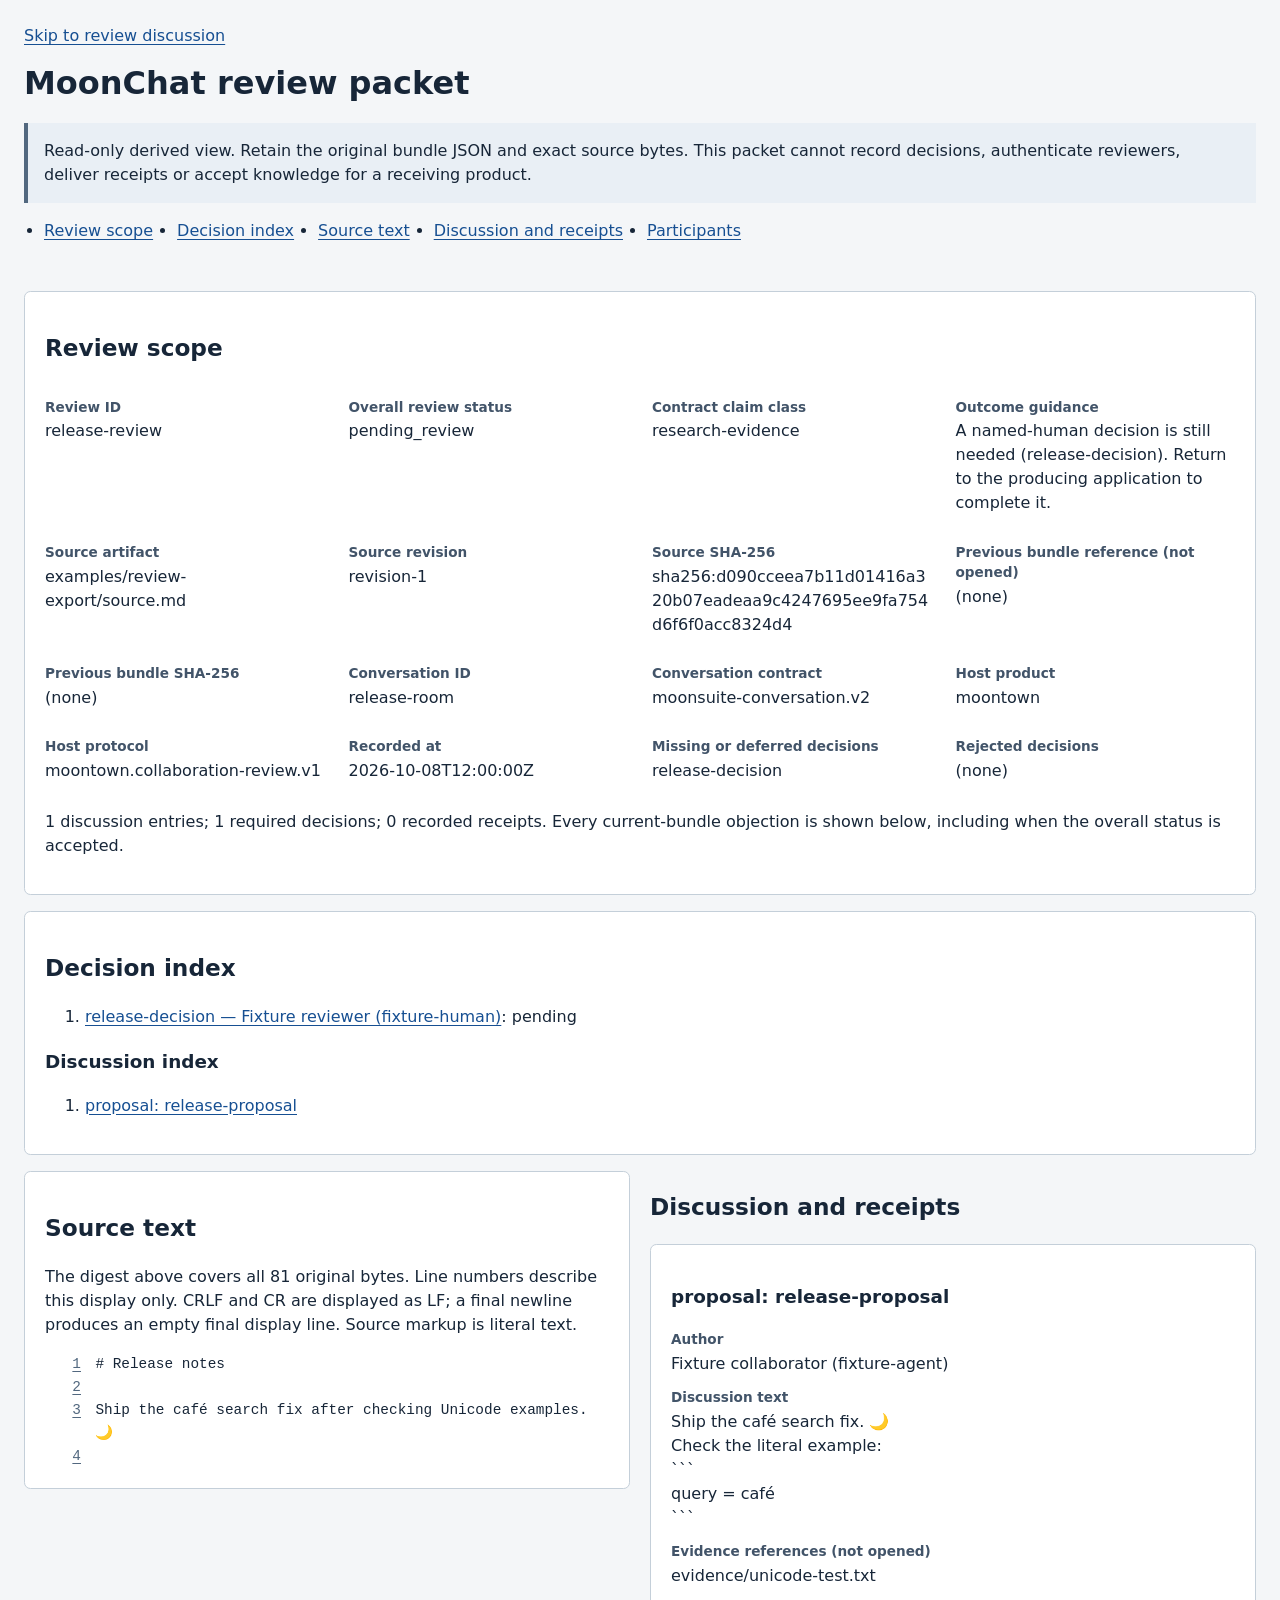
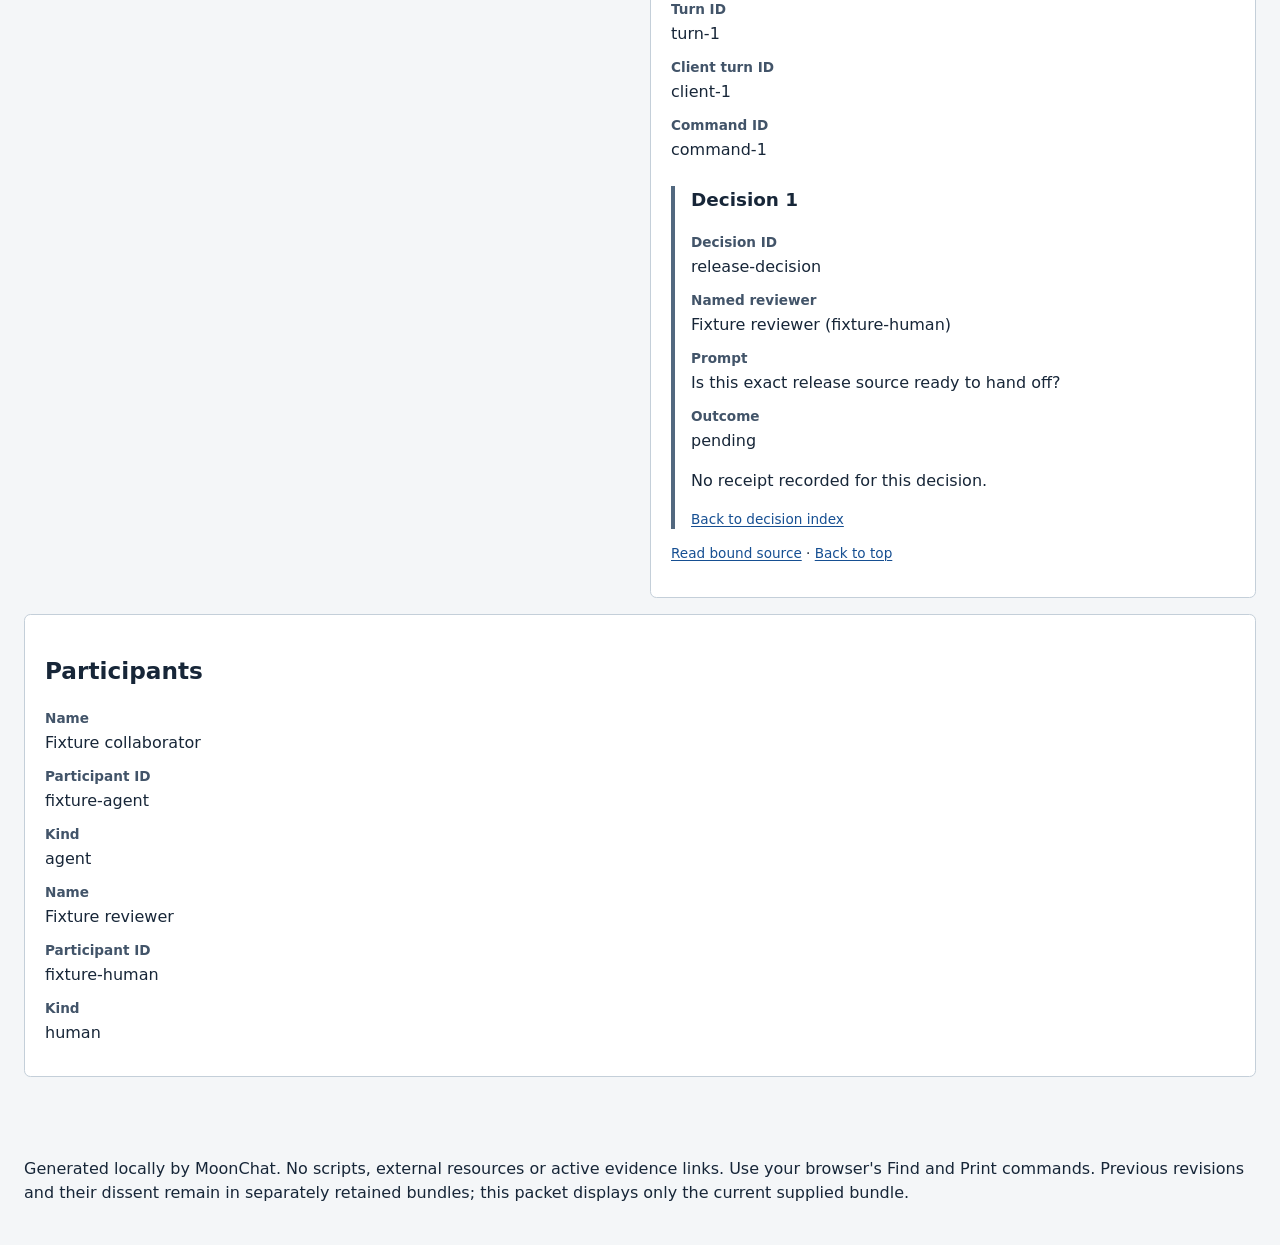
<file: examples/review-packet/pending.html>
<!doctype html>
<html lang="en">
<head>
<meta charset="utf-8">
<meta name="viewport" content="width=device-width, initial-scale=1">
<meta http-equiv="Content-Security-Policy" content="default-src 'none'; style-src 'unsafe-inline'; base-uri 'none'; form-action 'none'">
<title>MoonChat review packet: release-review</title>
<style>
:root { color-scheme: light; font: 16px/1.5 system-ui, sans-serif; color: #172638; background: #f4f6f8; }
* { box-sizing: border-box; }
body { margin: 0; }
a { color: #164f92; text-underline-offset: .18em; }
a:focus-visible { outline: 3px solid #b65c00; outline-offset: 3px; }
header, main, footer { max-width: 1440px; margin: auto; padding: 1.5rem; }
header { padding-bottom: .5rem; }
h1 { margin: .2rem 0; font-size: 2rem; }
h2 { font-size: 1.45rem; } h3 { font-size: 1.15rem; }
h2, h3, li, article { scroll-margin-top: 1rem; }
nav ul { display: flex; flex-wrap: wrap; gap: .5rem 1.5rem; padding-left: 1.25rem; }
.notice { padding: 1rem; border-left: 4px solid #52687f; background: #e9eff5; }
.columns { display: grid; grid-template-columns: minmax(0, 1fr) minmax(0, 1fr); gap: 1.25rem; align-items: start; }
section, article { min-width: 0; }
.panel, article { background: white; border: 1px solid #c4cfd9; border-radius: .4rem; padding: 1.25rem; margin-bottom: 1rem; }
.decision { border-left: 4px solid #52687f; padding-left: 1rem; margin-top: 1.5rem; }
.objection { border-left: 4px solid #9b4e00; }
dl { margin: .5rem 0; } .field { margin: .7rem 0; }
#summary dl { display: grid; grid-template-columns: repeat(auto-fit, minmax(260px, 1fr)); gap: .25rem 1.5rem; }
dt { font-weight: 650; font-size: .85rem; color: #425469; }
dd { margin: .15rem 0 0; white-space: pre-wrap; overflow-wrap: anywhere; }
.source-lines { list-style: none; margin: 0; padding: 0; font: .9rem/1.6 ui-monospace, monospace; }
.source-lines li { display: grid; grid-template-columns: 3.5em minmax(0, 1fr); min-height: 1.6em; }
.source-lines a { padding-right: 1em; text-align: right; color: #52687f; user-select: none; }
.source-lines span { white-space: pre-wrap; overflow-wrap: anywhere; tab-size: 4; }
:target { outline: 2px solid #9b4e00; outline-offset: 3px; }
.back { font-size: .85rem; } .skip { display: inline-block; margin-bottom: .5rem; }
@media (max-width: 850px) { .columns { display: block; } header, main, footer { padding: 1rem; } }
@media print { :root { background: white; font-size: 10pt; } .columns { display: block; } header, main, footer { padding: 0; } nav, .skip, .back { display: none; } .panel, article { border-radius: 0; } h2, h3, dt { break-after: avoid; } a { color: inherit; } :target { outline: none; } }
</style>
</head>
<body>
<header id="top">
<a class="skip" href="#discussion">Skip to review discussion</a>
<h1>MoonChat review packet</h1>
<p class="notice">Read-only derived view. Retain the original bundle JSON and exact source bytes. This packet cannot record decisions, authenticate reviewers, deliver receipts or accept knowledge for a receiving product.</p>
<nav aria-label="Packet sections"><ul><li><a href="#summary">Review scope</a></li><li><a href="#decision-index">Decision index</a></li><li><a href="#source">Source text</a></li><li><a href="#discussion">Discussion and receipts</a></li><li><a href="#participants">Participants</a></li></ul></nav>
</header>
<main>
<section class="panel" id="summary"><h2>Review scope</h2><dl>
<div class="field"><dt>Review ID</dt><dd>release-review</dd></div>
<div class="field"><dt>Overall review status</dt><dd>pending_review</dd></div>
<div class="field"><dt>Contract claim class</dt><dd>research-evidence</dd></div>
<div class="field"><dt>Outcome guidance</dt><dd>A named-human decision is still needed (release-decision). Return to the producing application to complete it.</dd></div>
<div class="field"><dt>Source artifact</dt><dd>examples/review-export/source.md</dd></div>
<div class="field"><dt>Source revision</dt><dd>revision-1</dd></div>
<div class="field"><dt>Source SHA-256</dt><dd>sha256:d090cceea7b11d01416a320b07eadeaa9c4247695ee9fa754d6f6f0acc8324d4</dd></div>
<div class="field"><dt>Previous bundle reference (not opened)</dt><dd>(none)</dd></div>
<div class="field"><dt>Previous bundle SHA-256</dt><dd>(none)</dd></div>
<div class="field"><dt>Conversation ID</dt><dd>release-room</dd></div>
<div class="field"><dt>Conversation contract</dt><dd>moonsuite-conversation.v2</dd></div>
<div class="field"><dt>Host product</dt><dd>moontown</dd></div>
<div class="field"><dt>Host protocol</dt><dd>moontown.collaboration-review.v1</dd></div>
<div class="field"><dt>Recorded at</dt><dd>2026-10-08T12:00:00Z</dd></div>
<div class="field"><dt>Missing or deferred decisions</dt><dd>release-decision</dd></div>
<div class="field"><dt>Rejected decisions</dt><dd>(none)</dd></div>
</dl><p>1 discussion entries; 1 required decisions; 0 recorded receipts. Every current-bundle objection is shown below, including when the overall status is accepted.</p></section>
<section class="panel" id="decision-index"><h2>Decision index</h2><ol>
<li><a href="#decision-1">release-decision — Fixture reviewer (fixture-human)</a>: pending</li>
</ol><h3>Discussion index</h3><ol>
<li><a href="#entry-1">proposal: release-proposal</a></li>
</ol></section>
<div class="columns">
<section class="panel" id="source"><h2>Source text</h2>
<p>The digest above covers all 81 original bytes. Line numbers describe this display only. CRLF and CR are displayed as LF; a final newline produces an empty final display line. Source markup is literal text.</p>
<ol class="source-lines">
<li id="source-line-1"><a aria-label="Source line 1" href="#source-line-1">1</a><span># Release notes</span></li>
<li id="source-line-2"><a aria-label="Source line 2" href="#source-line-2">2</a><span></span></li>
<li id="source-line-3"><a aria-label="Source line 3" href="#source-line-3">3</a><span>Ship the café search fix after checking Unicode examples. 🌙</span></li>
<li id="source-line-4"><a aria-label="Source line 4" href="#source-line-4">4</a><span></span></li>
</ol></section>
<section id="discussion"><h2>Discussion and receipts</h2>
<article id="entry-1"><h3>proposal: release-proposal</h3><dl>
<div class="field"><dt>Author</dt><dd>Fixture collaborator (fixture-agent)</dd></div>
<div class="field"><dt>Discussion text</dt><dd>Ship the café search fix. 🌙
Check the literal example:
```
query = café
```</dd></div>
<div class="field"><dt>Evidence references (not opened)</dt><dd>evidence/unicode-test.txt</dd></div>
<div class="field"><dt>Turn ID</dt><dd>turn-1</dd></div>
<div class="field"><dt>Client turn ID</dt><dd>client-1</dd></div>
<div class="field"><dt>Command ID</dt><dd>command-1</dd></div>
</dl>
<section class="decision" id="decision-1"><h3>Decision 1</h3><dl>
<div class="field"><dt>Decision ID</dt><dd>release-decision</dd></div>
<div class="field"><dt>Named reviewer</dt><dd>Fixture reviewer (fixture-human)</dd></div>
<div class="field"><dt>Prompt</dt><dd>Is this exact release source ready to hand off?</dd></div>
<div class="field"><dt>Outcome</dt><dd>pending</dd></div>
</dl><p>No receipt recorded for this decision.</p>
<p class="back"><a href="#decision-index">Back to decision index</a></p></section>
<p class="back"><a href="#source">Read bound source</a> · <a href="#top">Back to top</a></p></article>
</section></div>
<section class="panel" id="participants"><h2>Participants</h2>
<dl>
<div class="field"><dt>Name</dt><dd>Fixture collaborator</dd></div>
<div class="field"><dt>Participant ID</dt><dd>fixture-agent</dd></div>
<div class="field"><dt>Kind</dt><dd>agent</dd></div>
</dl>
<dl>
<div class="field"><dt>Name</dt><dd>Fixture reviewer</dd></div>
<div class="field"><dt>Participant ID</dt><dd>fixture-human</dd></div>
<div class="field"><dt>Kind</dt><dd>human</dd></div>
</dl>
</section></main>
<footer><p>Generated locally by MoonChat. No scripts, external resources or active evidence links. Use your browser's Find and Print commands. Previous revisions and their dissent remain in separately retained bundles; this packet displays only the current supplied bundle.</p></footer>
</body>
</html>
</file>
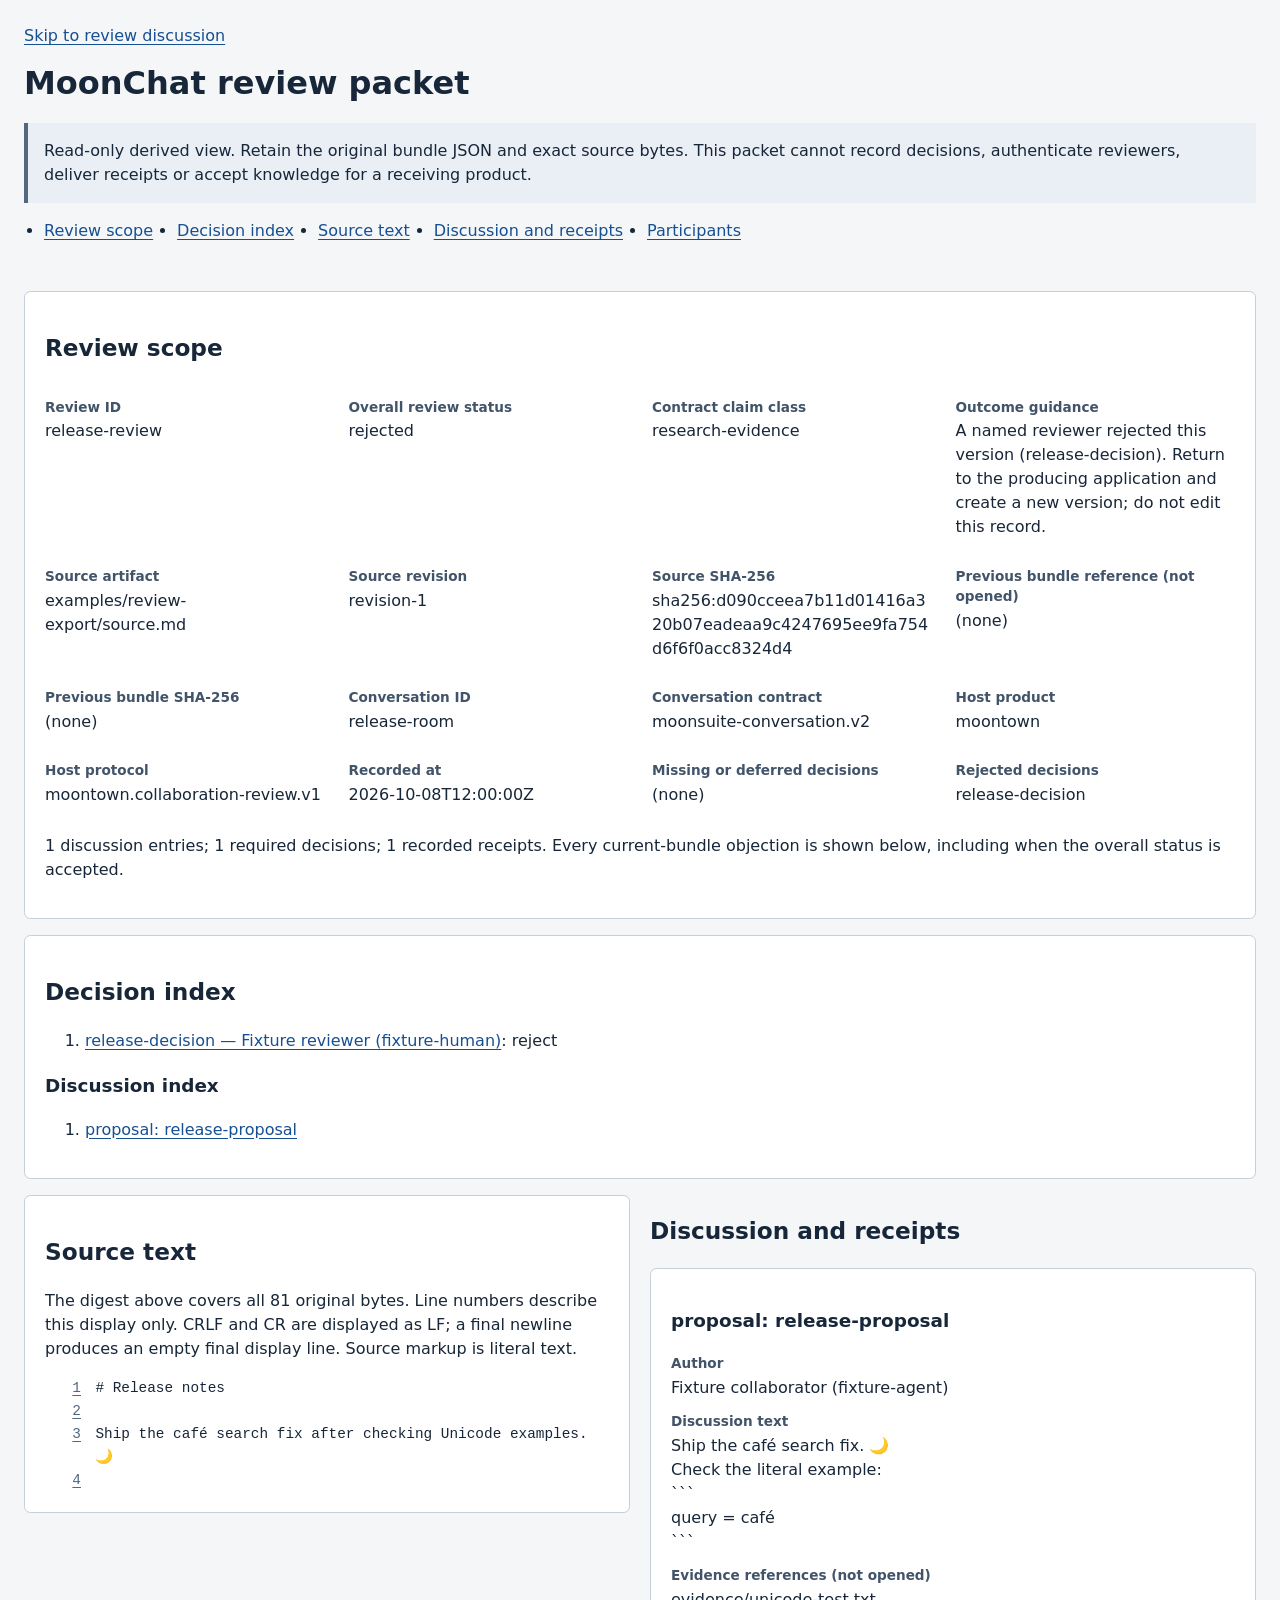
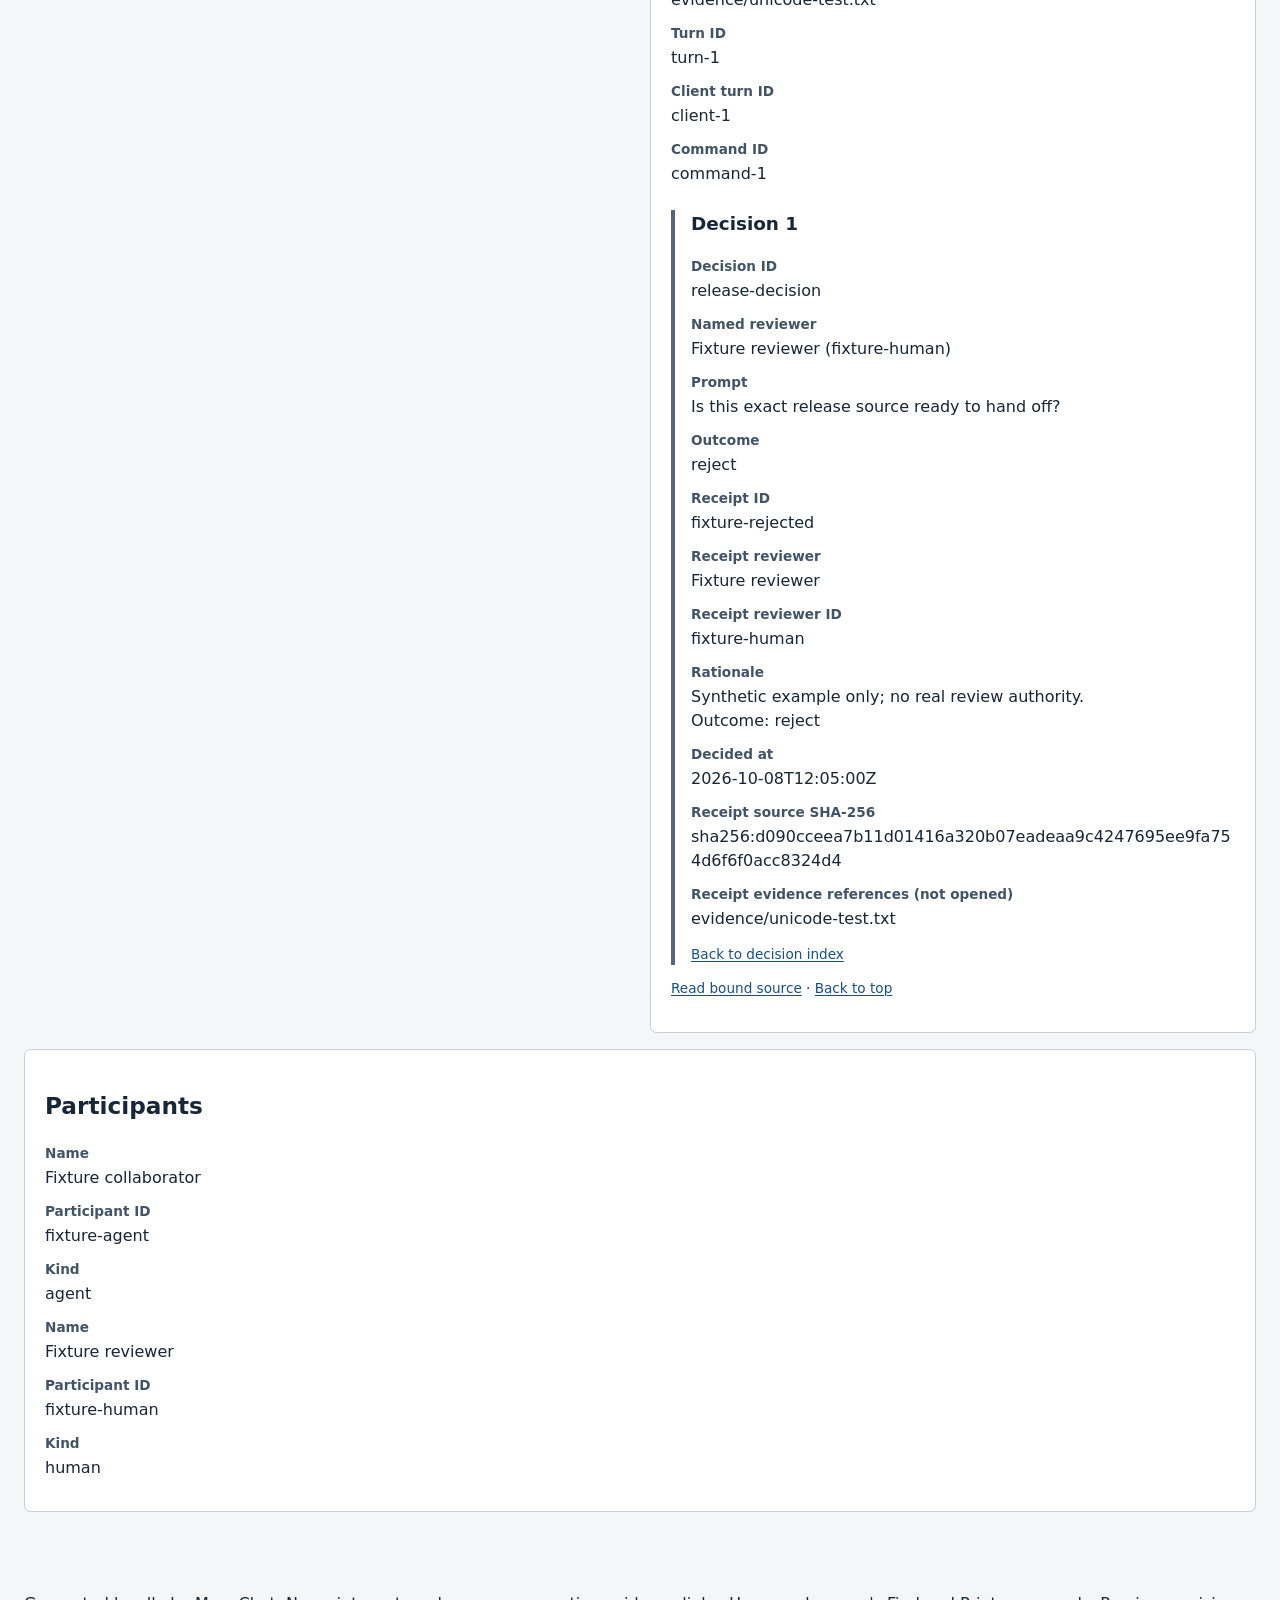
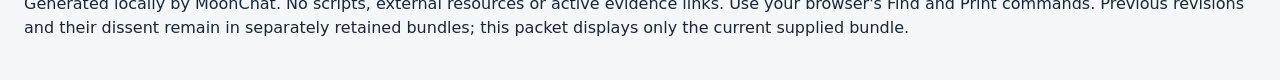
<file: examples/review-packet/rejected.html>
<!doctype html>
<html lang="en">
<head>
<meta charset="utf-8">
<meta name="viewport" content="width=device-width, initial-scale=1">
<meta http-equiv="Content-Security-Policy" content="default-src 'none'; style-src 'unsafe-inline'; base-uri 'none'; form-action 'none'">
<title>MoonChat review packet: release-review</title>
<style>
:root { color-scheme: light; font: 16px/1.5 system-ui, sans-serif; color: #172638; background: #f4f6f8; }
* { box-sizing: border-box; }
body { margin: 0; }
a { color: #164f92; text-underline-offset: .18em; }
a:focus-visible { outline: 3px solid #b65c00; outline-offset: 3px; }
header, main, footer { max-width: 1440px; margin: auto; padding: 1.5rem; }
header { padding-bottom: .5rem; }
h1 { margin: .2rem 0; font-size: 2rem; }
h2 { font-size: 1.45rem; } h3 { font-size: 1.15rem; }
h2, h3, li, article { scroll-margin-top: 1rem; }
nav ul { display: flex; flex-wrap: wrap; gap: .5rem 1.5rem; padding-left: 1.25rem; }
.notice { padding: 1rem; border-left: 4px solid #52687f; background: #e9eff5; }
.columns { display: grid; grid-template-columns: minmax(0, 1fr) minmax(0, 1fr); gap: 1.25rem; align-items: start; }
section, article { min-width: 0; }
.panel, article { background: white; border: 1px solid #c4cfd9; border-radius: .4rem; padding: 1.25rem; margin-bottom: 1rem; }
.decision { border-left: 4px solid #52687f; padding-left: 1rem; margin-top: 1.5rem; }
.objection { border-left: 4px solid #9b4e00; }
dl { margin: .5rem 0; } .field { margin: .7rem 0; }
#summary dl { display: grid; grid-template-columns: repeat(auto-fit, minmax(260px, 1fr)); gap: .25rem 1.5rem; }
dt { font-weight: 650; font-size: .85rem; color: #425469; }
dd { margin: .15rem 0 0; white-space: pre-wrap; overflow-wrap: anywhere; }
.source-lines { list-style: none; margin: 0; padding: 0; font: .9rem/1.6 ui-monospace, monospace; }
.source-lines li { display: grid; grid-template-columns: 3.5em minmax(0, 1fr); min-height: 1.6em; }
.source-lines a { padding-right: 1em; text-align: right; color: #52687f; user-select: none; }
.source-lines span { white-space: pre-wrap; overflow-wrap: anywhere; tab-size: 4; }
:target { outline: 2px solid #9b4e00; outline-offset: 3px; }
.back { font-size: .85rem; } .skip { display: inline-block; margin-bottom: .5rem; }
@media (max-width: 850px) { .columns { display: block; } header, main, footer { padding: 1rem; } }
@media print { :root { background: white; font-size: 10pt; } .columns { display: block; } header, main, footer { padding: 0; } nav, .skip, .back { display: none; } .panel, article { border-radius: 0; } h2, h3, dt { break-after: avoid; } a { color: inherit; } :target { outline: none; } }
</style>
</head>
<body>
<header id="top">
<a class="skip" href="#discussion">Skip to review discussion</a>
<h1>MoonChat review packet</h1>
<p class="notice">Read-only derived view. Retain the original bundle JSON and exact source bytes. This packet cannot record decisions, authenticate reviewers, deliver receipts or accept knowledge for a receiving product.</p>
<nav aria-label="Packet sections"><ul><li><a href="#summary">Review scope</a></li><li><a href="#decision-index">Decision index</a></li><li><a href="#source">Source text</a></li><li><a href="#discussion">Discussion and receipts</a></li><li><a href="#participants">Participants</a></li></ul></nav>
</header>
<main>
<section class="panel" id="summary"><h2>Review scope</h2><dl>
<div class="field"><dt>Review ID</dt><dd>release-review</dd></div>
<div class="field"><dt>Overall review status</dt><dd>rejected</dd></div>
<div class="field"><dt>Contract claim class</dt><dd>research-evidence</dd></div>
<div class="field"><dt>Outcome guidance</dt><dd>A named reviewer rejected this version (release-decision). Return to the producing application and create a new version; do not edit this record.</dd></div>
<div class="field"><dt>Source artifact</dt><dd>examples/review-export/source.md</dd></div>
<div class="field"><dt>Source revision</dt><dd>revision-1</dd></div>
<div class="field"><dt>Source SHA-256</dt><dd>sha256:d090cceea7b11d01416a320b07eadeaa9c4247695ee9fa754d6f6f0acc8324d4</dd></div>
<div class="field"><dt>Previous bundle reference (not opened)</dt><dd>(none)</dd></div>
<div class="field"><dt>Previous bundle SHA-256</dt><dd>(none)</dd></div>
<div class="field"><dt>Conversation ID</dt><dd>release-room</dd></div>
<div class="field"><dt>Conversation contract</dt><dd>moonsuite-conversation.v2</dd></div>
<div class="field"><dt>Host product</dt><dd>moontown</dd></div>
<div class="field"><dt>Host protocol</dt><dd>moontown.collaboration-review.v1</dd></div>
<div class="field"><dt>Recorded at</dt><dd>2026-10-08T12:00:00Z</dd></div>
<div class="field"><dt>Missing or deferred decisions</dt><dd>(none)</dd></div>
<div class="field"><dt>Rejected decisions</dt><dd>release-decision</dd></div>
</dl><p>1 discussion entries; 1 required decisions; 1 recorded receipts. Every current-bundle objection is shown below, including when the overall status is accepted.</p></section>
<section class="panel" id="decision-index"><h2>Decision index</h2><ol>
<li><a href="#decision-1">release-decision — Fixture reviewer (fixture-human)</a>: reject</li>
</ol><h3>Discussion index</h3><ol>
<li><a href="#entry-1">proposal: release-proposal</a></li>
</ol></section>
<div class="columns">
<section class="panel" id="source"><h2>Source text</h2>
<p>The digest above covers all 81 original bytes. Line numbers describe this display only. CRLF and CR are displayed as LF; a final newline produces an empty final display line. Source markup is literal text.</p>
<ol class="source-lines">
<li id="source-line-1"><a aria-label="Source line 1" href="#source-line-1">1</a><span># Release notes</span></li>
<li id="source-line-2"><a aria-label="Source line 2" href="#source-line-2">2</a><span></span></li>
<li id="source-line-3"><a aria-label="Source line 3" href="#source-line-3">3</a><span>Ship the café search fix after checking Unicode examples. 🌙</span></li>
<li id="source-line-4"><a aria-label="Source line 4" href="#source-line-4">4</a><span></span></li>
</ol></section>
<section id="discussion"><h2>Discussion and receipts</h2>
<article id="entry-1"><h3>proposal: release-proposal</h3><dl>
<div class="field"><dt>Author</dt><dd>Fixture collaborator (fixture-agent)</dd></div>
<div class="field"><dt>Discussion text</dt><dd>Ship the café search fix. 🌙
Check the literal example:
```
query = café
```</dd></div>
<div class="field"><dt>Evidence references (not opened)</dt><dd>evidence/unicode-test.txt</dd></div>
<div class="field"><dt>Turn ID</dt><dd>turn-1</dd></div>
<div class="field"><dt>Client turn ID</dt><dd>client-1</dd></div>
<div class="field"><dt>Command ID</dt><dd>command-1</dd></div>
</dl>
<section class="decision" id="decision-1"><h3>Decision 1</h3><dl>
<div class="field"><dt>Decision ID</dt><dd>release-decision</dd></div>
<div class="field"><dt>Named reviewer</dt><dd>Fixture reviewer (fixture-human)</dd></div>
<div class="field"><dt>Prompt</dt><dd>Is this exact release source ready to hand off?</dd></div>
<div class="field"><dt>Outcome</dt><dd>reject</dd></div>
<div class="field"><dt>Receipt ID</dt><dd>fixture-rejected</dd></div>
<div class="field"><dt>Receipt reviewer</dt><dd>Fixture reviewer</dd></div>
<div class="field"><dt>Receipt reviewer ID</dt><dd>fixture-human</dd></div>
<div class="field"><dt>Rationale</dt><dd>Synthetic example only; no real review authority.
Outcome: reject</dd></div>
<div class="field"><dt>Decided at</dt><dd>2026-10-08T12:05:00Z</dd></div>
<div class="field"><dt>Receipt source SHA-256</dt><dd>sha256:d090cceea7b11d01416a320b07eadeaa9c4247695ee9fa754d6f6f0acc8324d4</dd></div>
<div class="field"><dt>Receipt evidence references (not opened)</dt><dd>evidence/unicode-test.txt</dd></div>
</dl>
<p class="back"><a href="#decision-index">Back to decision index</a></p></section>
<p class="back"><a href="#source">Read bound source</a> · <a href="#top">Back to top</a></p></article>
</section></div>
<section class="panel" id="participants"><h2>Participants</h2>
<dl>
<div class="field"><dt>Name</dt><dd>Fixture collaborator</dd></div>
<div class="field"><dt>Participant ID</dt><dd>fixture-agent</dd></div>
<div class="field"><dt>Kind</dt><dd>agent</dd></div>
</dl>
<dl>
<div class="field"><dt>Name</dt><dd>Fixture reviewer</dd></div>
<div class="field"><dt>Participant ID</dt><dd>fixture-human</dd></div>
<div class="field"><dt>Kind</dt><dd>human</dd></div>
</dl>
</section></main>
<footer><p>Generated locally by MoonChat. No scripts, external resources or active evidence links. Use your browser's Find and Print commands. Previous revisions and their dissent remain in separately retained bundles; this packet displays only the current supplied bundle.</p></footer>
</body>
</html>
</file>
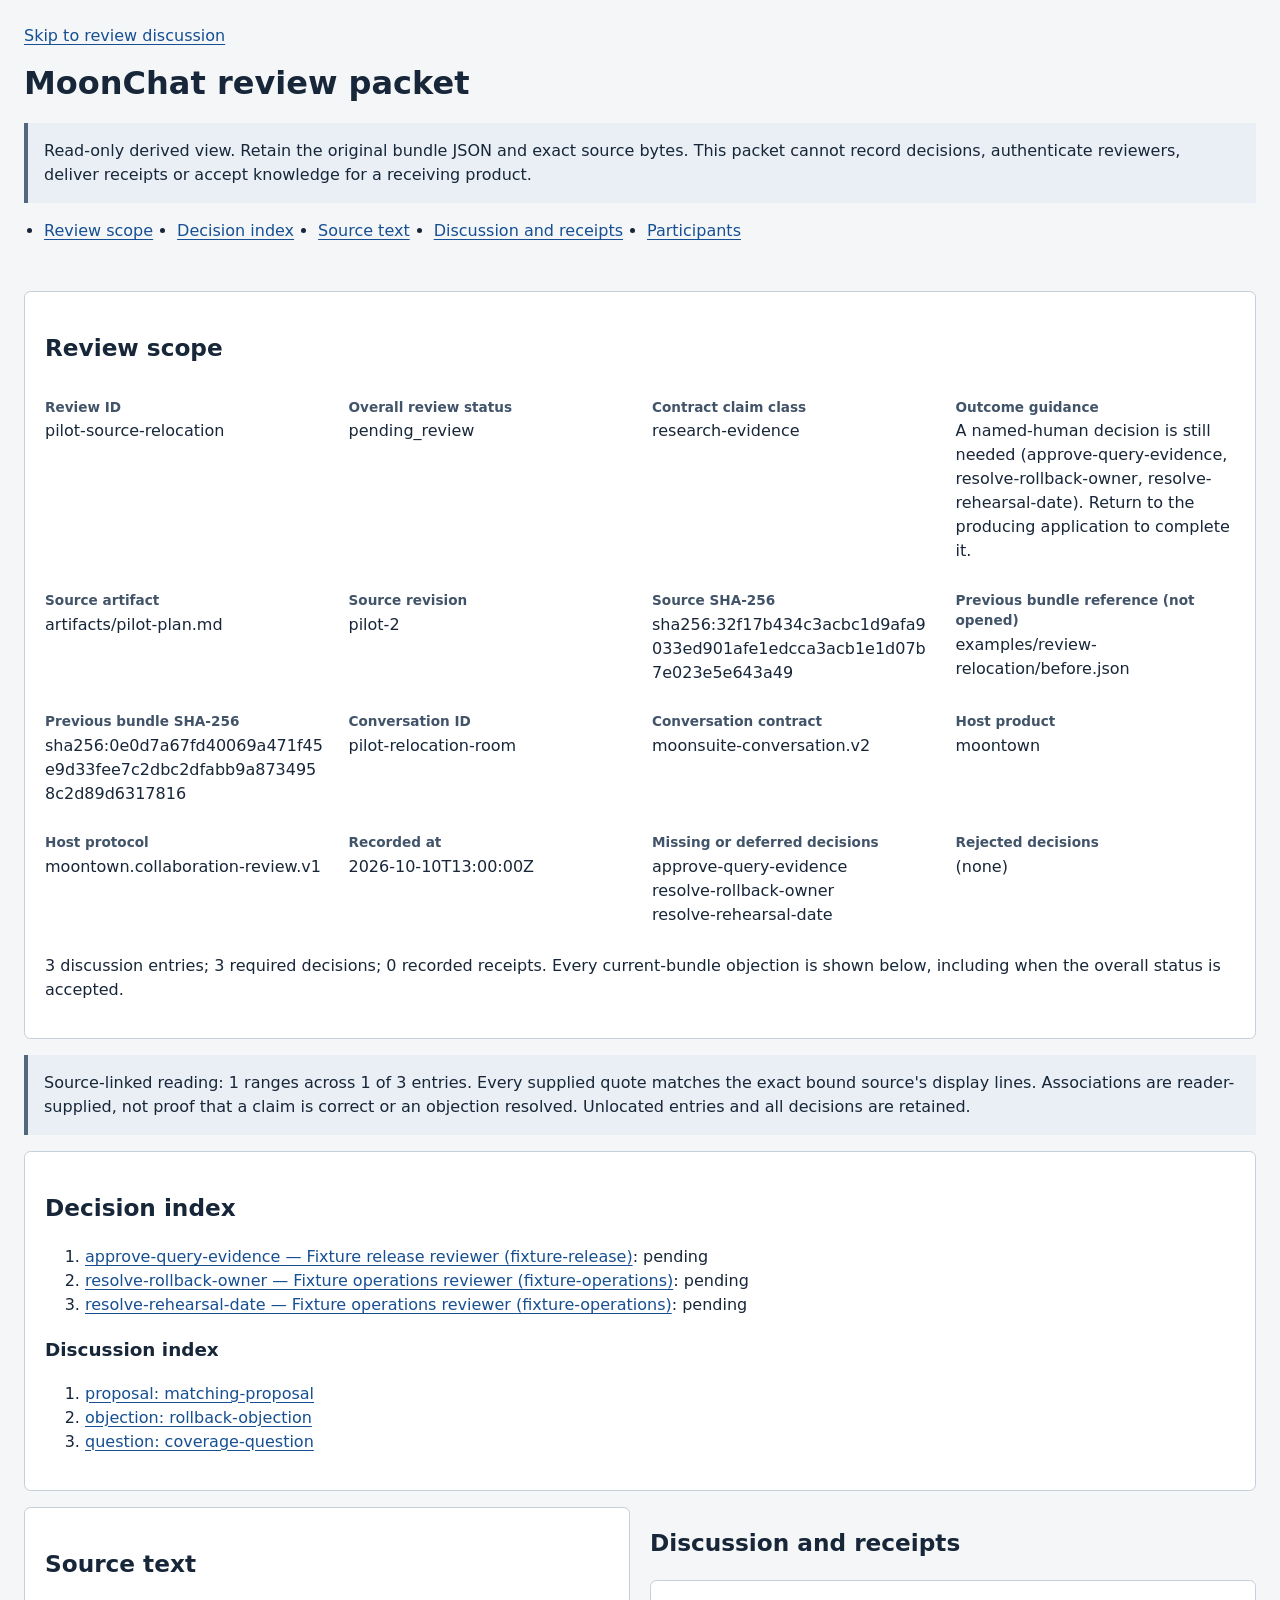
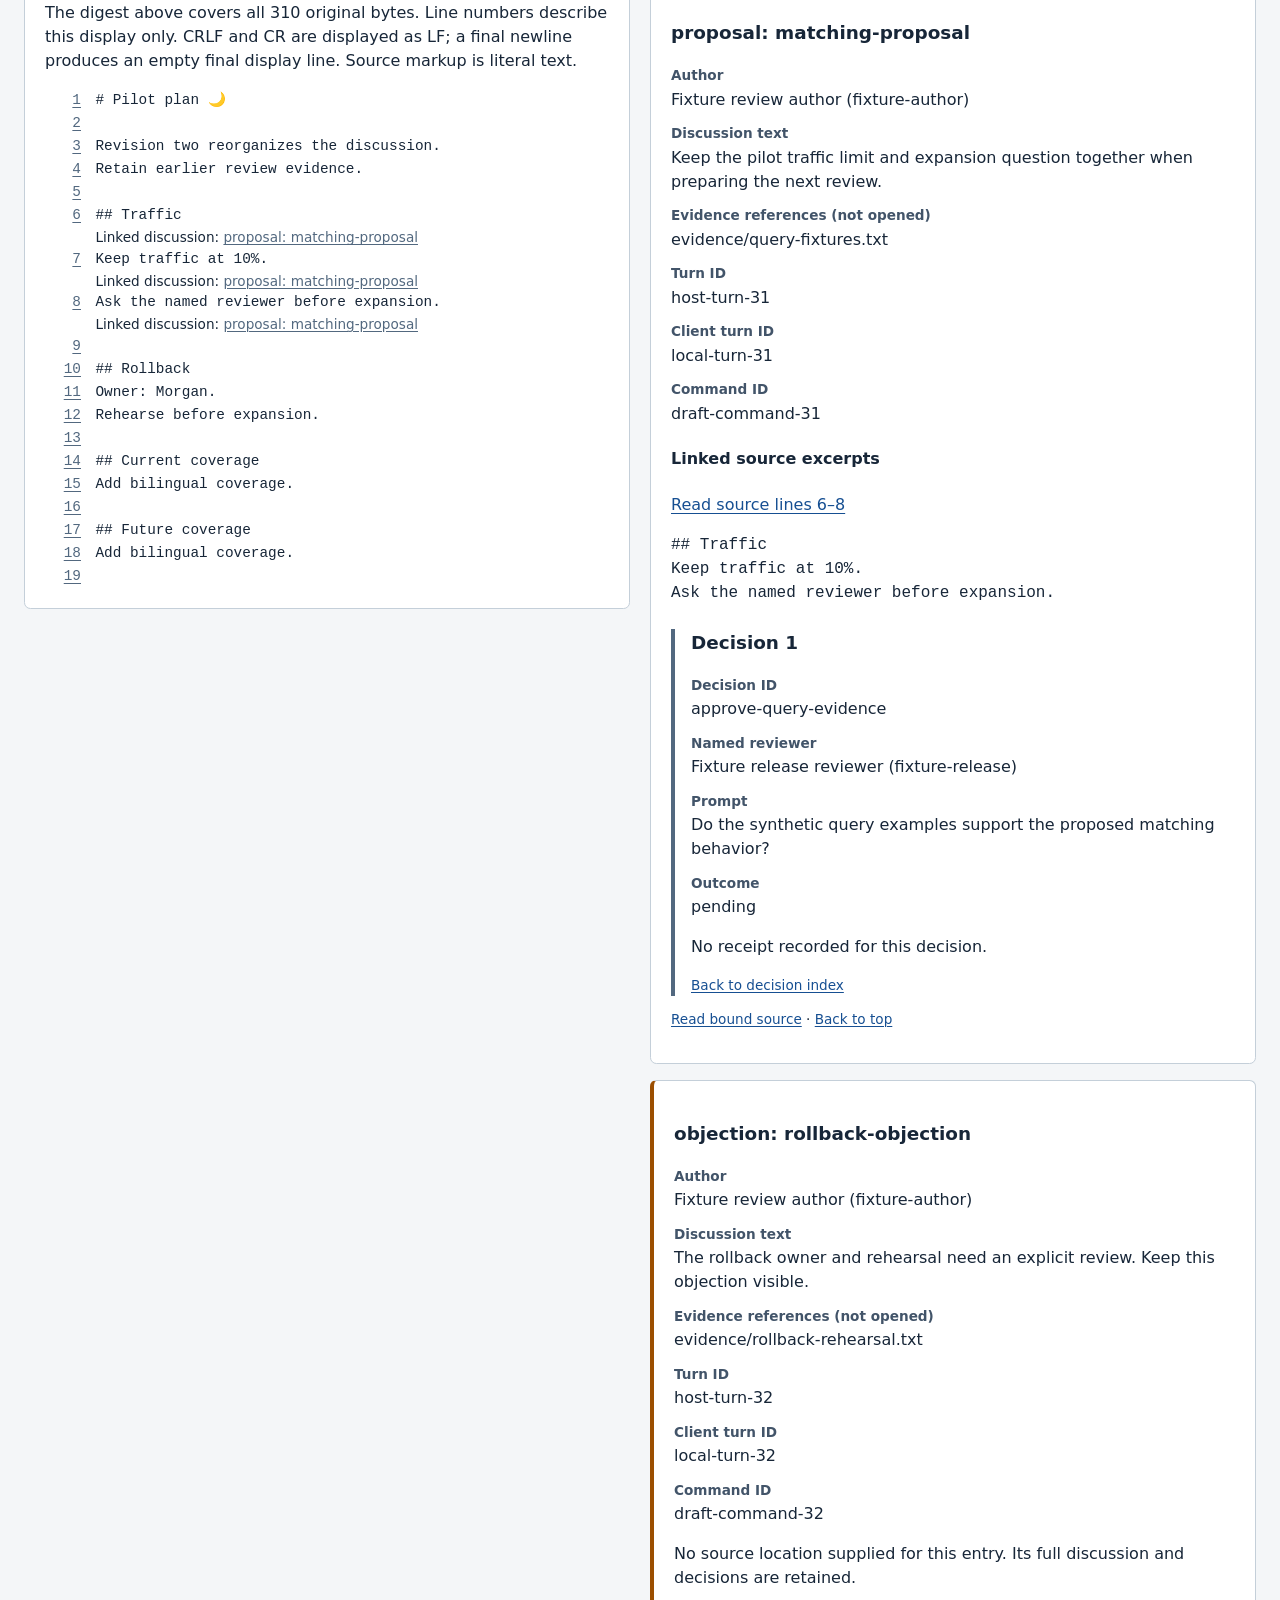
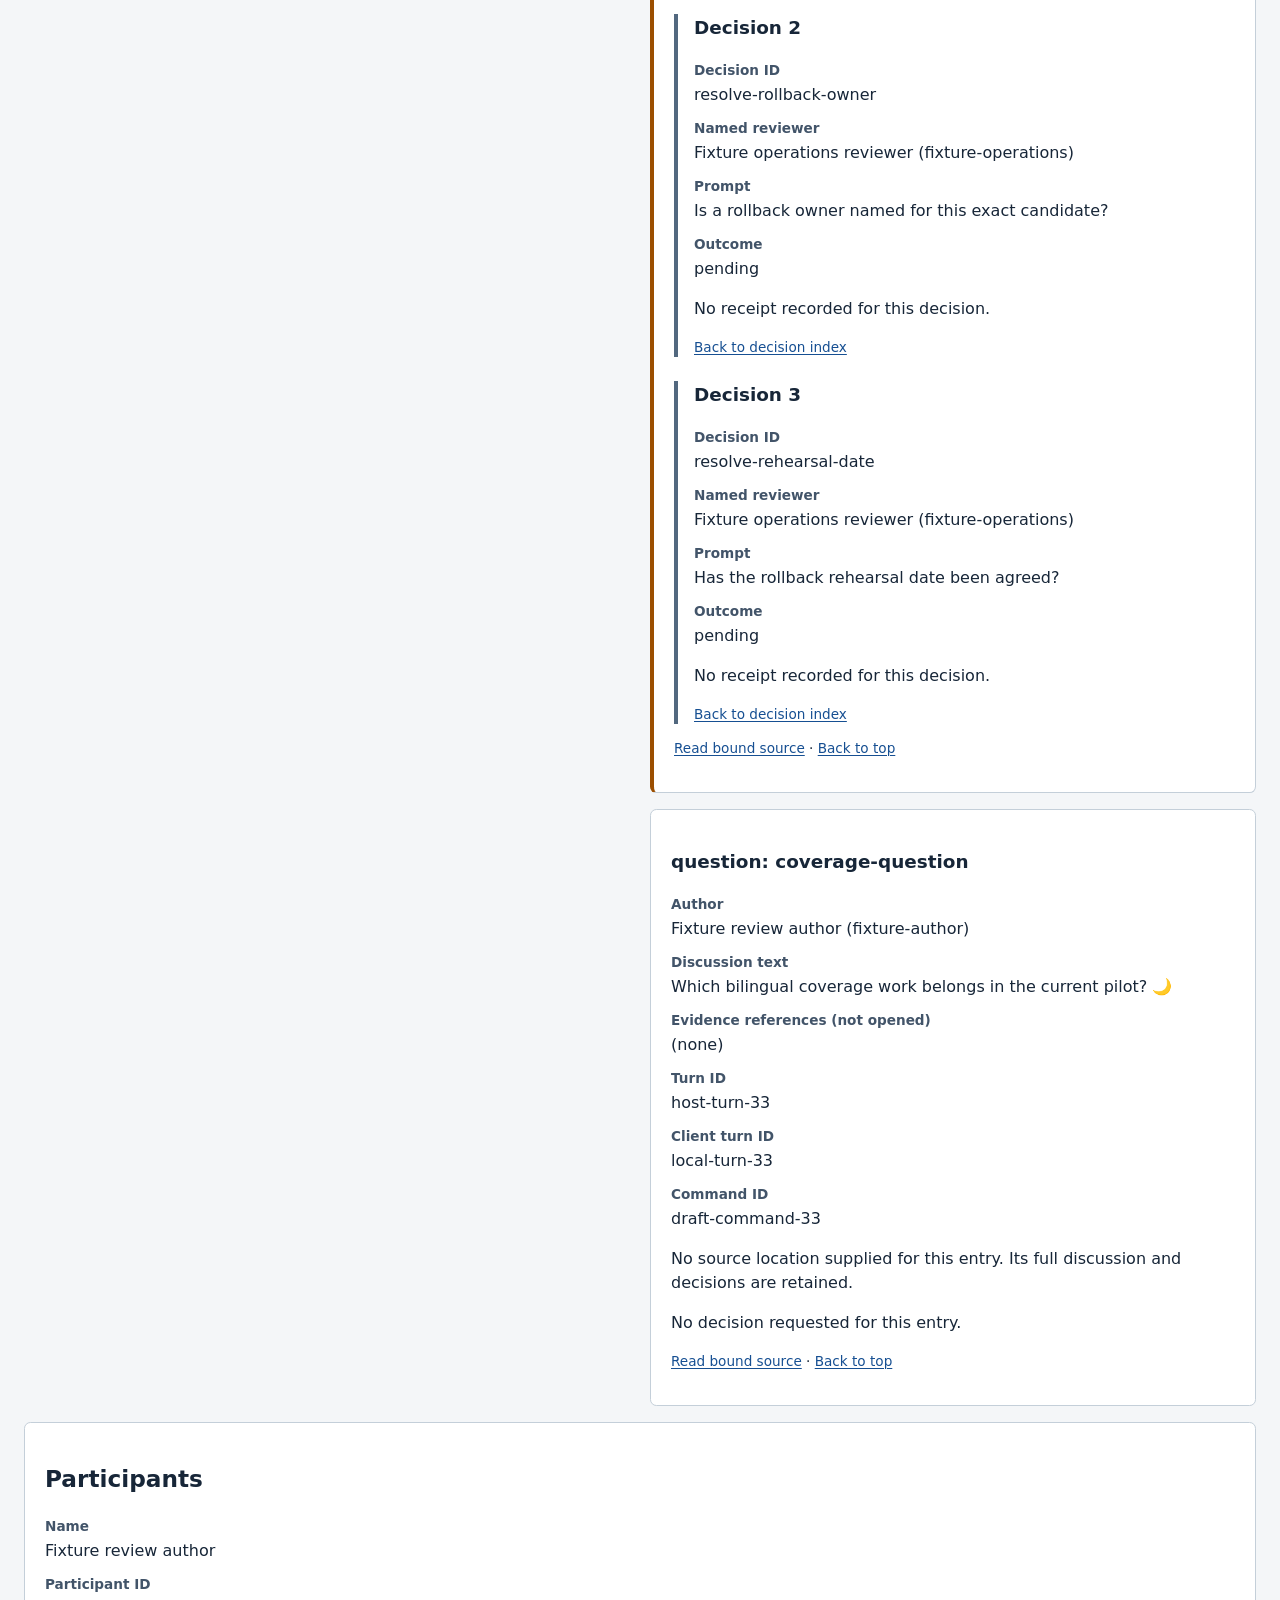
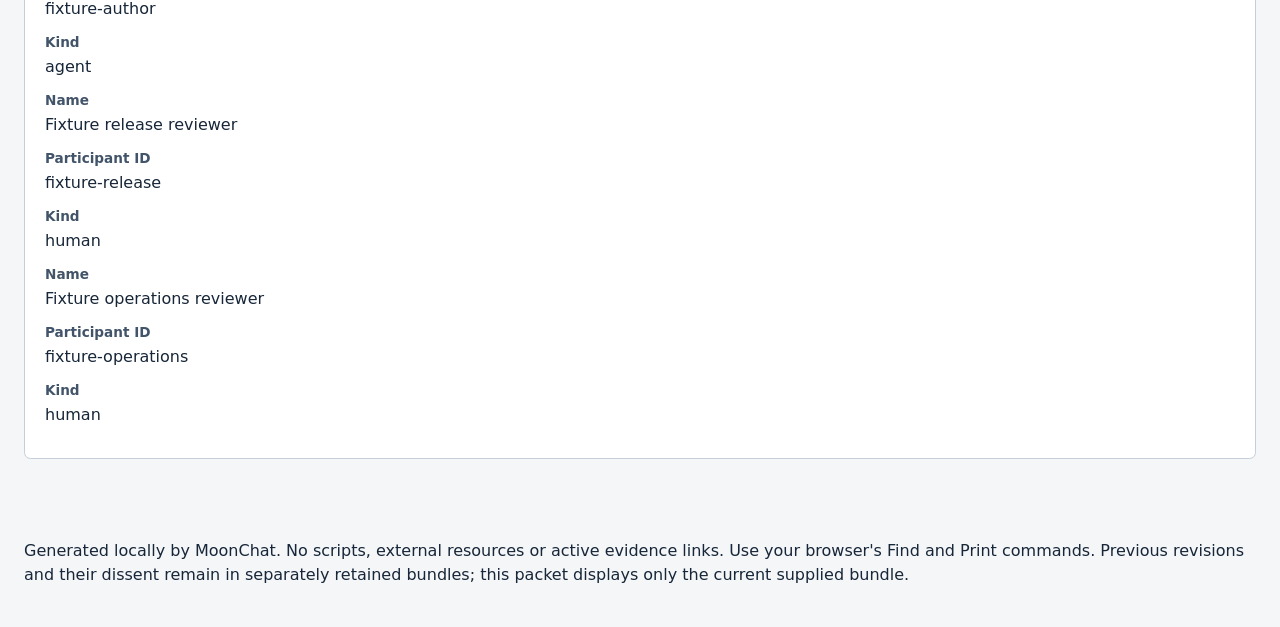
<file: examples/review-relocation/partial-review.html>
<!doctype html>
<html lang="en">
<head>
<meta charset="utf-8">
<meta name="viewport" content="width=device-width, initial-scale=1">
<meta http-equiv="Content-Security-Policy" content="default-src 'none'; style-src 'unsafe-inline'; base-uri 'none'; form-action 'none'">
<title>MoonChat review packet: pilot-source-relocation</title>
<style>
:root { color-scheme: light; font: 16px/1.5 system-ui, sans-serif; color: #172638; background: #f4f6f8; }
* { box-sizing: border-box; }
body { margin: 0; }
a { color: #164f92; text-underline-offset: .18em; }
a:focus-visible { outline: 3px solid #b65c00; outline-offset: 3px; }
header, main, footer { max-width: 1440px; margin: auto; padding: 1.5rem; }
header { padding-bottom: .5rem; }
h1 { margin: .2rem 0; font-size: 2rem; }
h2 { font-size: 1.45rem; } h3 { font-size: 1.15rem; }
h2, h3, li, article { scroll-margin-top: 1rem; }
nav ul { display: flex; flex-wrap: wrap; gap: .5rem 1.5rem; padding-left: 1.25rem; }
.notice { padding: 1rem; border-left: 4px solid #52687f; background: #e9eff5; }
.columns { display: grid; grid-template-columns: minmax(0, 1fr) minmax(0, 1fr); gap: 1.25rem; align-items: start; }
section, article { min-width: 0; }
.panel, article { background: white; border: 1px solid #c4cfd9; border-radius: .4rem; padding: 1.25rem; margin-bottom: 1rem; }
.decision { border-left: 4px solid #52687f; padding-left: 1rem; margin-top: 1.5rem; }
.objection { border-left: 4px solid #9b4e00; }
dl { margin: .5rem 0; } .field { margin: .7rem 0; }
#summary dl { display: grid; grid-template-columns: repeat(auto-fit, minmax(260px, 1fr)); gap: .25rem 1.5rem; }
dt { font-weight: 650; font-size: .85rem; color: #425469; }
dd { margin: .15rem 0 0; white-space: pre-wrap; overflow-wrap: anywhere; }
.source-lines { list-style: none; margin: 0; padding: 0; font: .9rem/1.6 ui-monospace, monospace; }
.source-lines li { display: grid; grid-template-columns: 3.5em minmax(0, 1fr); min-height: 1.6em; }
.source-lines a { padding-right: 1em; text-align: right; color: #52687f; user-select: none; }
.source-lines span { white-space: pre-wrap; overflow-wrap: anywhere; tab-size: 4; }
:target { outline: 2px solid #9b4e00; outline-offset: 3px; }
.back { font-size: .85rem; } .skip { display: inline-block; margin-bottom: .5rem; }
@media (max-width: 850px) { .columns { display: block; } header, main, footer { padding: 1rem; } }
@media print { :root { background: white; font-size: 10pt; } .columns { display: block; } header, main, footer { padding: 0; } nav, .skip, .back { display: none; } .panel, article { border-radius: 0; } h2, h3, dt { break-after: avoid; } a { color: inherit; } :target { outline: none; } }
</style>
</head>
<body>
<header id="top">
<a class="skip" href="#discussion">Skip to review discussion</a>
<h1>MoonChat review packet</h1>
<p class="notice">Read-only derived view. Retain the original bundle JSON and exact source bytes. This packet cannot record decisions, authenticate reviewers, deliver receipts or accept knowledge for a receiving product.</p>
<nav aria-label="Packet sections"><ul><li><a href="#summary">Review scope</a></li><li><a href="#decision-index">Decision index</a></li><li><a href="#source">Source text</a></li><li><a href="#discussion">Discussion and receipts</a></li><li><a href="#participants">Participants</a></li></ul></nav>
</header>
<main>
<section class="panel" id="summary"><h2>Review scope</h2><dl>
<div class="field"><dt>Review ID</dt><dd>pilot-source-relocation</dd></div>
<div class="field"><dt>Overall review status</dt><dd>pending_review</dd></div>
<div class="field"><dt>Contract claim class</dt><dd>research-evidence</dd></div>
<div class="field"><dt>Outcome guidance</dt><dd>A named-human decision is still needed (approve-query-evidence, resolve-rollback-owner, resolve-rehearsal-date). Return to the producing application to complete it.</dd></div>
<div class="field"><dt>Source artifact</dt><dd>artifacts/pilot-plan.md</dd></div>
<div class="field"><dt>Source revision</dt><dd>pilot-2</dd></div>
<div class="field"><dt>Source SHA-256</dt><dd>sha256:32f17b434c3acbc1d9afa9033ed901afe1edcca3acb1e1d07b7e023e5e643a49</dd></div>
<div class="field"><dt>Previous bundle reference (not opened)</dt><dd>examples/review-relocation/before.json</dd></div>
<div class="field"><dt>Previous bundle SHA-256</dt><dd>sha256:0e0d7a67fd40069a471f45e9d33fee7c2dbc2dfabb9a8734958c2d89d6317816</dd></div>
<div class="field"><dt>Conversation ID</dt><dd>pilot-relocation-room</dd></div>
<div class="field"><dt>Conversation contract</dt><dd>moonsuite-conversation.v2</dd></div>
<div class="field"><dt>Host product</dt><dd>moontown</dd></div>
<div class="field"><dt>Host protocol</dt><dd>moontown.collaboration-review.v1</dd></div>
<div class="field"><dt>Recorded at</dt><dd>2026-10-10T13:00:00Z</dd></div>
<div class="field"><dt>Missing or deferred decisions</dt><dd>approve-query-evidence
resolve-rollback-owner
resolve-rehearsal-date</dd></div>
<div class="field"><dt>Rejected decisions</dt><dd>(none)</dd></div>
</dl><p>3 discussion entries; 3 required decisions; 0 recorded receipts. Every current-bundle objection is shown below, including when the overall status is accepted.</p></section>
<p class="notice">Source-linked reading: 1 ranges across 1 of 3 entries. Every supplied quote matches the exact bound source's display lines. Associations are reader-supplied, not proof that a claim is correct or an objection resolved. Unlocated entries and all decisions are retained.</p>
<section class="panel" id="decision-index"><h2>Decision index</h2><ol>
<li><a href="#decision-1">approve-query-evidence — Fixture release reviewer (fixture-release)</a>: pending</li>
<li><a href="#decision-2">resolve-rollback-owner — Fixture operations reviewer (fixture-operations)</a>: pending</li>
<li><a href="#decision-3">resolve-rehearsal-date — Fixture operations reviewer (fixture-operations)</a>: pending</li>
</ol><h3>Discussion index</h3><ol>
<li><a href="#entry-1">proposal: matching-proposal</a></li>
<li><a href="#entry-2">objection: rollback-objection</a></li>
<li><a href="#entry-3">question: coverage-question</a></li>
</ol></section>
<div class="columns">
<section class="panel" id="source"><h2>Source text</h2>
<p>The digest above covers all 310 original bytes. Line numbers describe this display only. CRLF and CR are displayed as LF; a final newline produces an empty final display line. Source markup is literal text.</p>
<ol class="source-lines">
<li id="source-line-1"><a aria-label="Source line 1" href="#source-line-1">1</a><span># Pilot plan 🌙</span></li>
<li id="source-line-2"><a aria-label="Source line 2" href="#source-line-2">2</a><span></span></li>
<li id="source-line-3"><a aria-label="Source line 3" href="#source-line-3">3</a><span>Revision two reorganizes the discussion.</span></li>
<li id="source-line-4"><a aria-label="Source line 4" href="#source-line-4">4</a><span>Retain earlier review evidence.</span></li>
<li id="source-line-5"><a aria-label="Source line 5" href="#source-line-5">5</a><span></span></li>
<li id="source-line-6"><a aria-label="Source line 6" href="#source-line-6">6</a><span>## Traffic</span><nav aria-label="Discussion for source line 6" style="grid-column:2;font:0.85rem/1.5 system-ui,sans-serif">Linked discussion: <a href="#location-1">proposal: matching-proposal</a></nav></li>
<li id="source-line-7"><a aria-label="Source line 7" href="#source-line-7">7</a><span>Keep traffic at 10%.</span><nav aria-label="Discussion for source line 7" style="grid-column:2;font:0.85rem/1.5 system-ui,sans-serif">Linked discussion: <a href="#location-1">proposal: matching-proposal</a></nav></li>
<li id="source-line-8"><a aria-label="Source line 8" href="#source-line-8">8</a><span>Ask the named reviewer before expansion.</span><nav aria-label="Discussion for source line 8" style="grid-column:2;font:0.85rem/1.5 system-ui,sans-serif">Linked discussion: <a href="#location-1">proposal: matching-proposal</a></nav></li>
<li id="source-line-9"><a aria-label="Source line 9" href="#source-line-9">9</a><span></span></li>
<li id="source-line-10"><a aria-label="Source line 10" href="#source-line-10">10</a><span>## Rollback</span></li>
<li id="source-line-11"><a aria-label="Source line 11" href="#source-line-11">11</a><span>Owner: Morgan.</span></li>
<li id="source-line-12"><a aria-label="Source line 12" href="#source-line-12">12</a><span>Rehearse before expansion.</span></li>
<li id="source-line-13"><a aria-label="Source line 13" href="#source-line-13">13</a><span></span></li>
<li id="source-line-14"><a aria-label="Source line 14" href="#source-line-14">14</a><span>## Current coverage</span></li>
<li id="source-line-15"><a aria-label="Source line 15" href="#source-line-15">15</a><span>Add bilingual coverage.</span></li>
<li id="source-line-16"><a aria-label="Source line 16" href="#source-line-16">16</a><span></span></li>
<li id="source-line-17"><a aria-label="Source line 17" href="#source-line-17">17</a><span>## Future coverage</span></li>
<li id="source-line-18"><a aria-label="Source line 18" href="#source-line-18">18</a><span>Add bilingual coverage.</span></li>
<li id="source-line-19"><a aria-label="Source line 19" href="#source-line-19">19</a><span></span></li>
</ol></section>
<section id="discussion"><h2>Discussion and receipts</h2>
<article id="entry-1"><h3>proposal: matching-proposal</h3><dl>
<div class="field"><dt>Author</dt><dd>Fixture review author (fixture-author)</dd></div>
<div class="field"><dt>Discussion text</dt><dd>Keep the pilot traffic limit and expansion question together when preparing the next review.</dd></div>
<div class="field"><dt>Evidence references (not opened)</dt><dd>evidence/query-fixtures.txt</dd></div>
<div class="field"><dt>Turn ID</dt><dd>host-turn-31</dd></div>
<div class="field"><dt>Client turn ID</dt><dd>local-turn-31</dd></div>
<div class="field"><dt>Command ID</dt><dd>draft-command-31</dd></div>
</dl>
<section aria-label="Linked source excerpts"><h4>Linked source excerpts</h4>
<div id="location-1"><p><a href="#source-line-6">Read source lines 6–8</a></p><pre style="white-space:pre-wrap;overflow-wrap:anywhere;tab-size:4"><code>## Traffic
Keep traffic at 10%.
Ask the named reviewer before expansion.</code></pre></div>
</section>
<section class="decision" id="decision-1"><h3>Decision 1</h3><dl>
<div class="field"><dt>Decision ID</dt><dd>approve-query-evidence</dd></div>
<div class="field"><dt>Named reviewer</dt><dd>Fixture release reviewer (fixture-release)</dd></div>
<div class="field"><dt>Prompt</dt><dd>Do the synthetic query examples support the proposed matching behavior?</dd></div>
<div class="field"><dt>Outcome</dt><dd>pending</dd></div>
</dl><p>No receipt recorded for this decision.</p>
<p class="back"><a href="#decision-index">Back to decision index</a></p></section>
<p class="back"><a href="#source">Read bound source</a> · <a href="#top">Back to top</a></p></article>
<article id="entry-2" class="objection"><h3>objection: rollback-objection</h3><dl>
<div class="field"><dt>Author</dt><dd>Fixture review author (fixture-author)</dd></div>
<div class="field"><dt>Discussion text</dt><dd>The rollback owner and rehearsal need an explicit review. Keep this objection visible.</dd></div>
<div class="field"><dt>Evidence references (not opened)</dt><dd>evidence/rollback-rehearsal.txt</dd></div>
<div class="field"><dt>Turn ID</dt><dd>host-turn-32</dd></div>
<div class="field"><dt>Client turn ID</dt><dd>local-turn-32</dd></div>
<div class="field"><dt>Command ID</dt><dd>draft-command-32</dd></div>
</dl>
<p>No source location supplied for this entry. Its full discussion and decisions are retained.</p>
<section class="decision" id="decision-2"><h3>Decision 2</h3><dl>
<div class="field"><dt>Decision ID</dt><dd>resolve-rollback-owner</dd></div>
<div class="field"><dt>Named reviewer</dt><dd>Fixture operations reviewer (fixture-operations)</dd></div>
<div class="field"><dt>Prompt</dt><dd>Is a rollback owner named for this exact candidate?</dd></div>
<div class="field"><dt>Outcome</dt><dd>pending</dd></div>
</dl><p>No receipt recorded for this decision.</p>
<p class="back"><a href="#decision-index">Back to decision index</a></p></section>
<section class="decision" id="decision-3"><h3>Decision 3</h3><dl>
<div class="field"><dt>Decision ID</dt><dd>resolve-rehearsal-date</dd></div>
<div class="field"><dt>Named reviewer</dt><dd>Fixture operations reviewer (fixture-operations)</dd></div>
<div class="field"><dt>Prompt</dt><dd>Has the rollback rehearsal date been agreed?</dd></div>
<div class="field"><dt>Outcome</dt><dd>pending</dd></div>
</dl><p>No receipt recorded for this decision.</p>
<p class="back"><a href="#decision-index">Back to decision index</a></p></section>
<p class="back"><a href="#source">Read bound source</a> · <a href="#top">Back to top</a></p></article>
<article id="entry-3"><h3>question: coverage-question</h3><dl>
<div class="field"><dt>Author</dt><dd>Fixture review author (fixture-author)</dd></div>
<div class="field"><dt>Discussion text</dt><dd>Which bilingual coverage work belongs in the current pilot? 🌙</dd></div>
<div class="field"><dt>Evidence references (not opened)</dt><dd>(none)</dd></div>
<div class="field"><dt>Turn ID</dt><dd>host-turn-33</dd></div>
<div class="field"><dt>Client turn ID</dt><dd>local-turn-33</dd></div>
<div class="field"><dt>Command ID</dt><dd>draft-command-33</dd></div>
</dl>
<p>No source location supplied for this entry. Its full discussion and decisions are retained.</p>
<p>No decision requested for this entry.</p>
<p class="back"><a href="#source">Read bound source</a> · <a href="#top">Back to top</a></p></article>
</section></div>
<section class="panel" id="participants"><h2>Participants</h2>
<dl>
<div class="field"><dt>Name</dt><dd>Fixture review author</dd></div>
<div class="field"><dt>Participant ID</dt><dd>fixture-author</dd></div>
<div class="field"><dt>Kind</dt><dd>agent</dd></div>
</dl>
<dl>
<div class="field"><dt>Name</dt><dd>Fixture release reviewer</dd></div>
<div class="field"><dt>Participant ID</dt><dd>fixture-release</dd></div>
<div class="field"><dt>Kind</dt><dd>human</dd></div>
</dl>
<dl>
<div class="field"><dt>Name</dt><dd>Fixture operations reviewer</dd></div>
<div class="field"><dt>Participant ID</dt><dd>fixture-operations</dd></div>
<div class="field"><dt>Kind</dt><dd>human</dd></div>
</dl>
</section></main>
<footer><p>Generated locally by MoonChat. No scripts, external resources or active evidence links. Use your browser's Find and Print commands. Previous revisions and their dissent remain in separately retained bundles; this packet displays only the current supplied bundle.</p></footer>
</body>
</html>
</file>
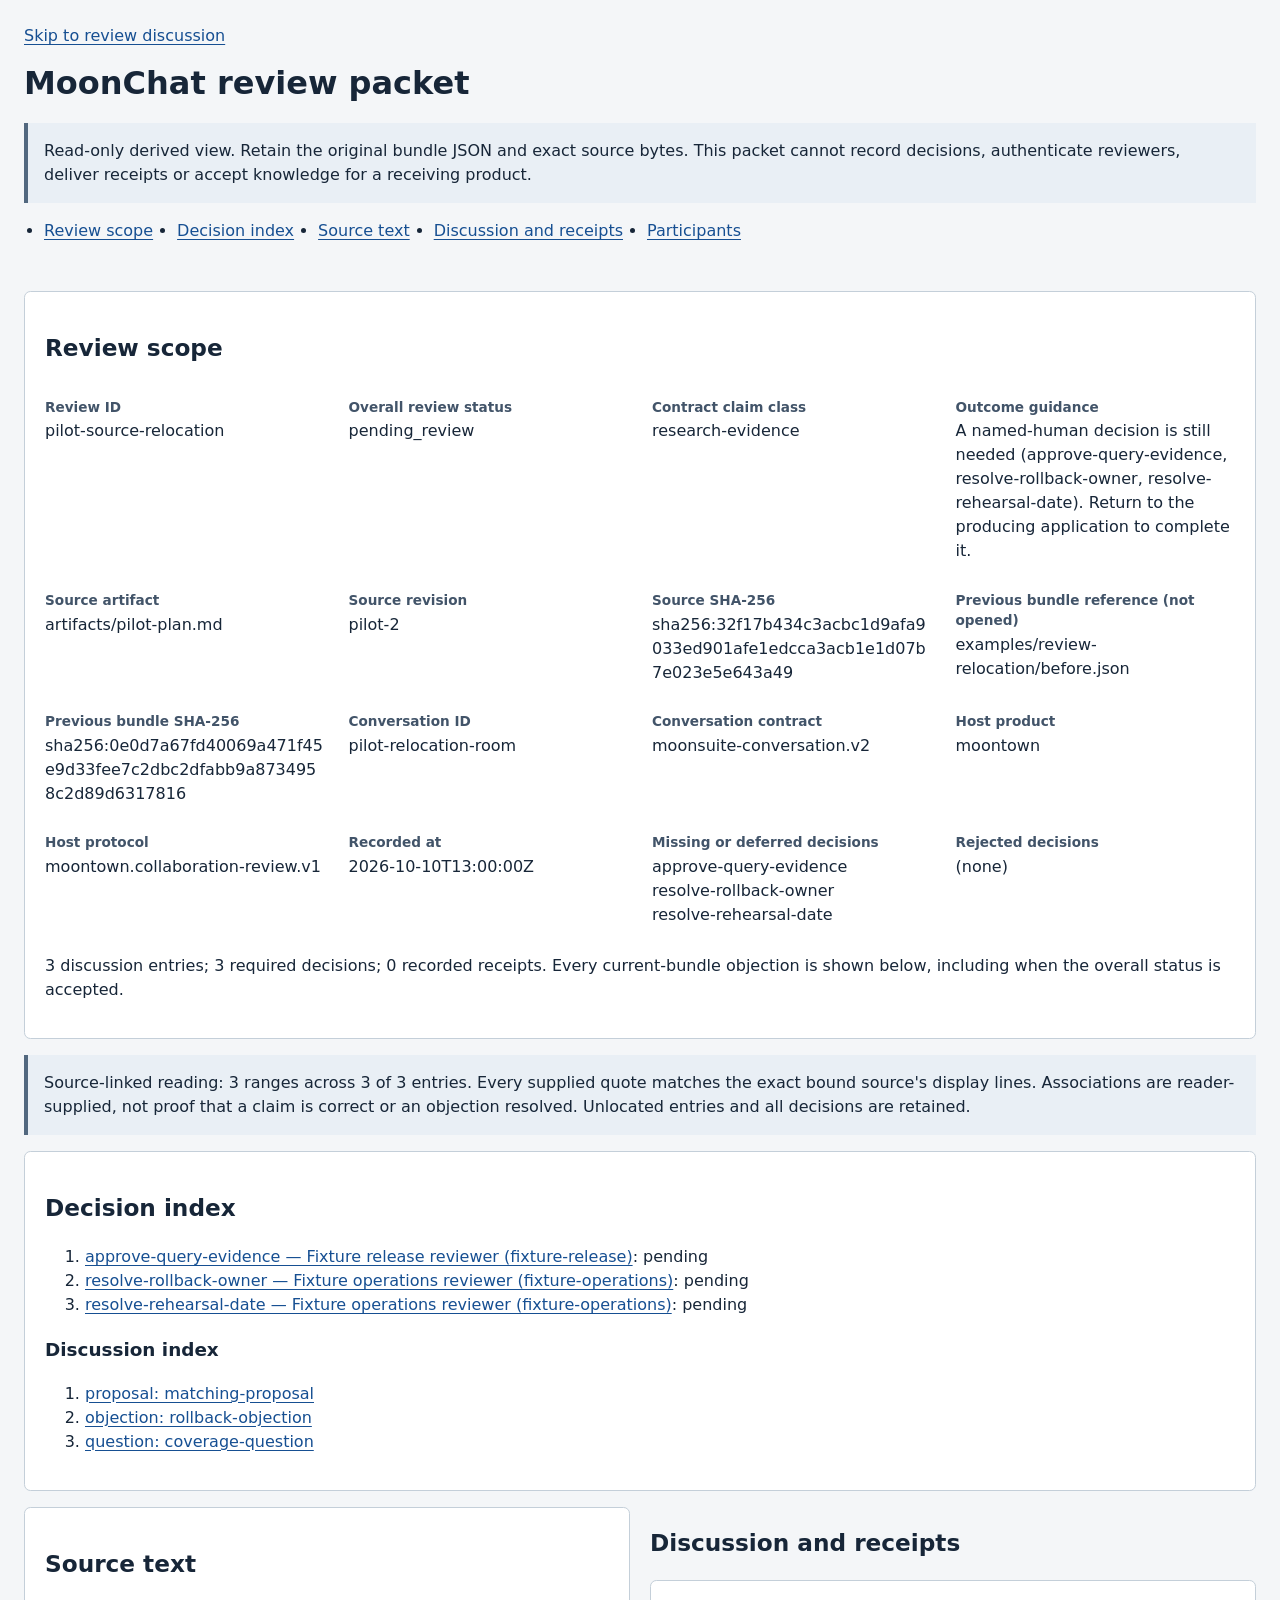
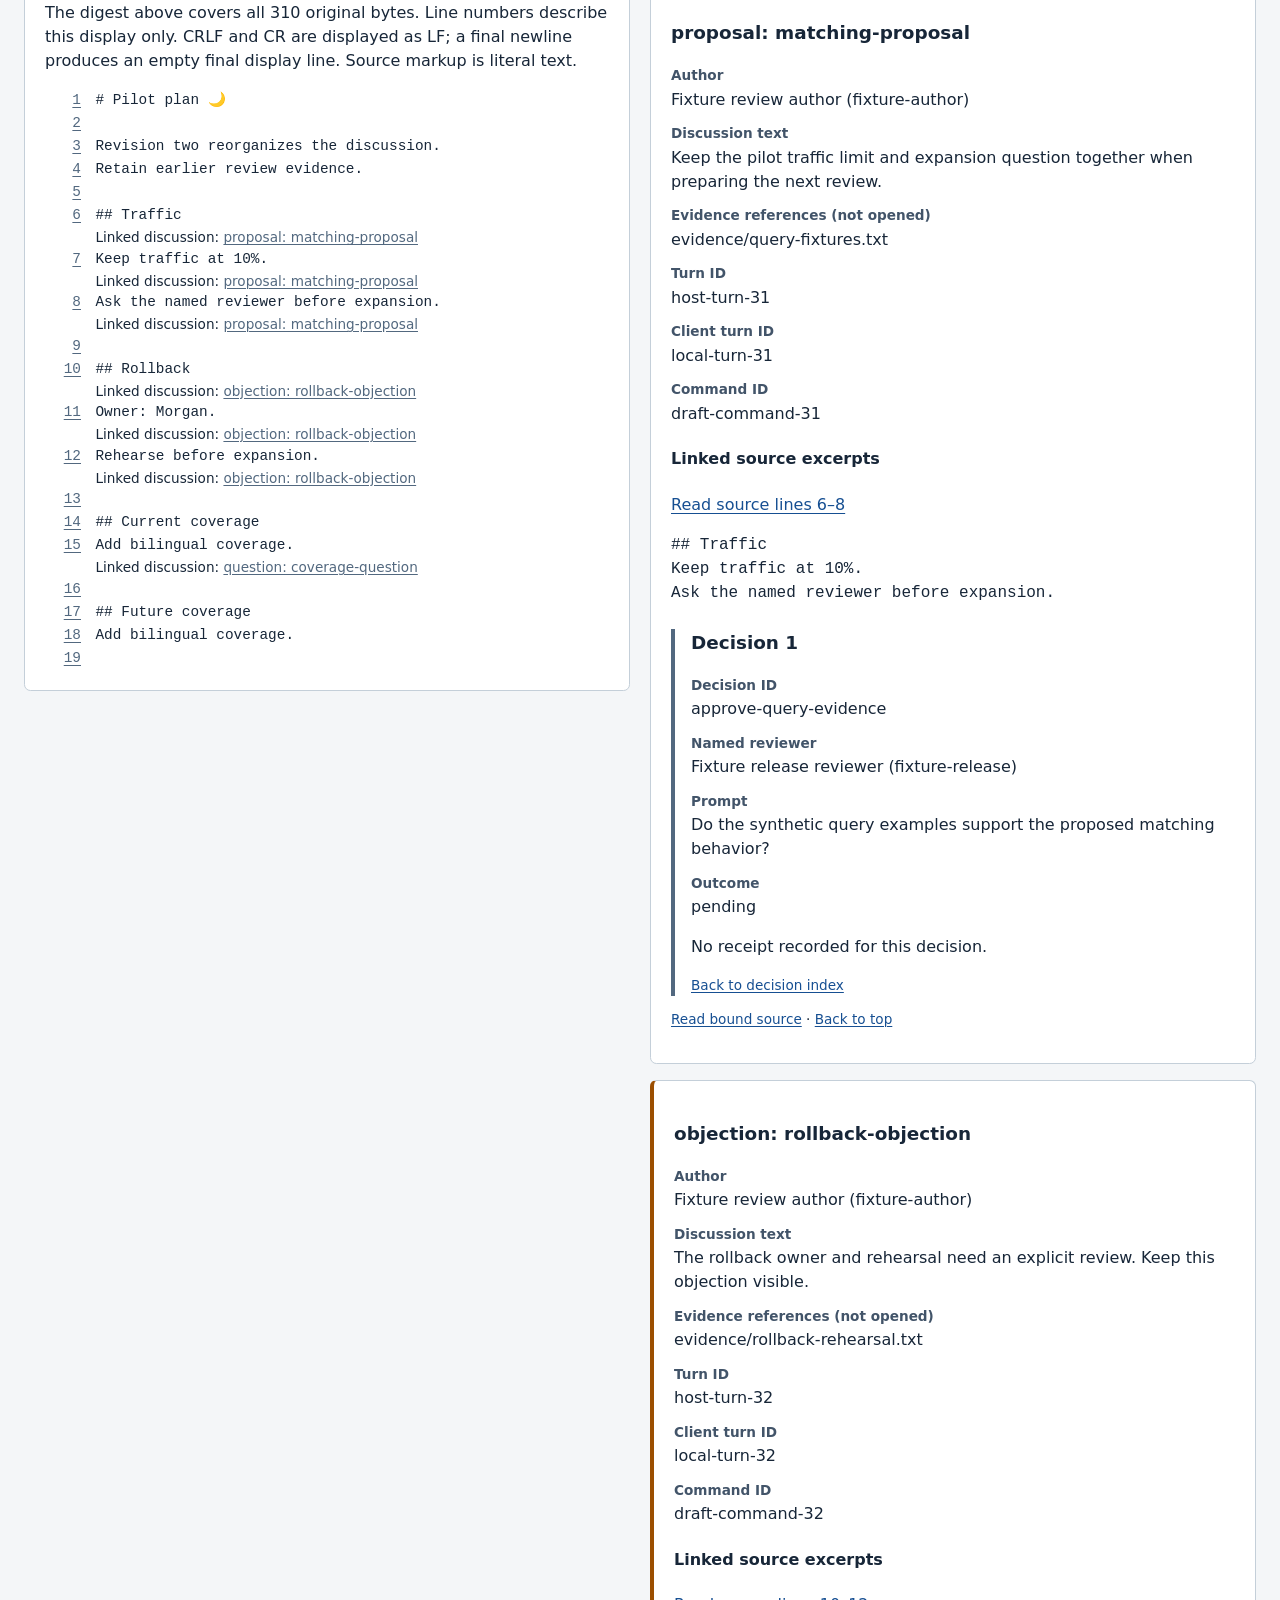
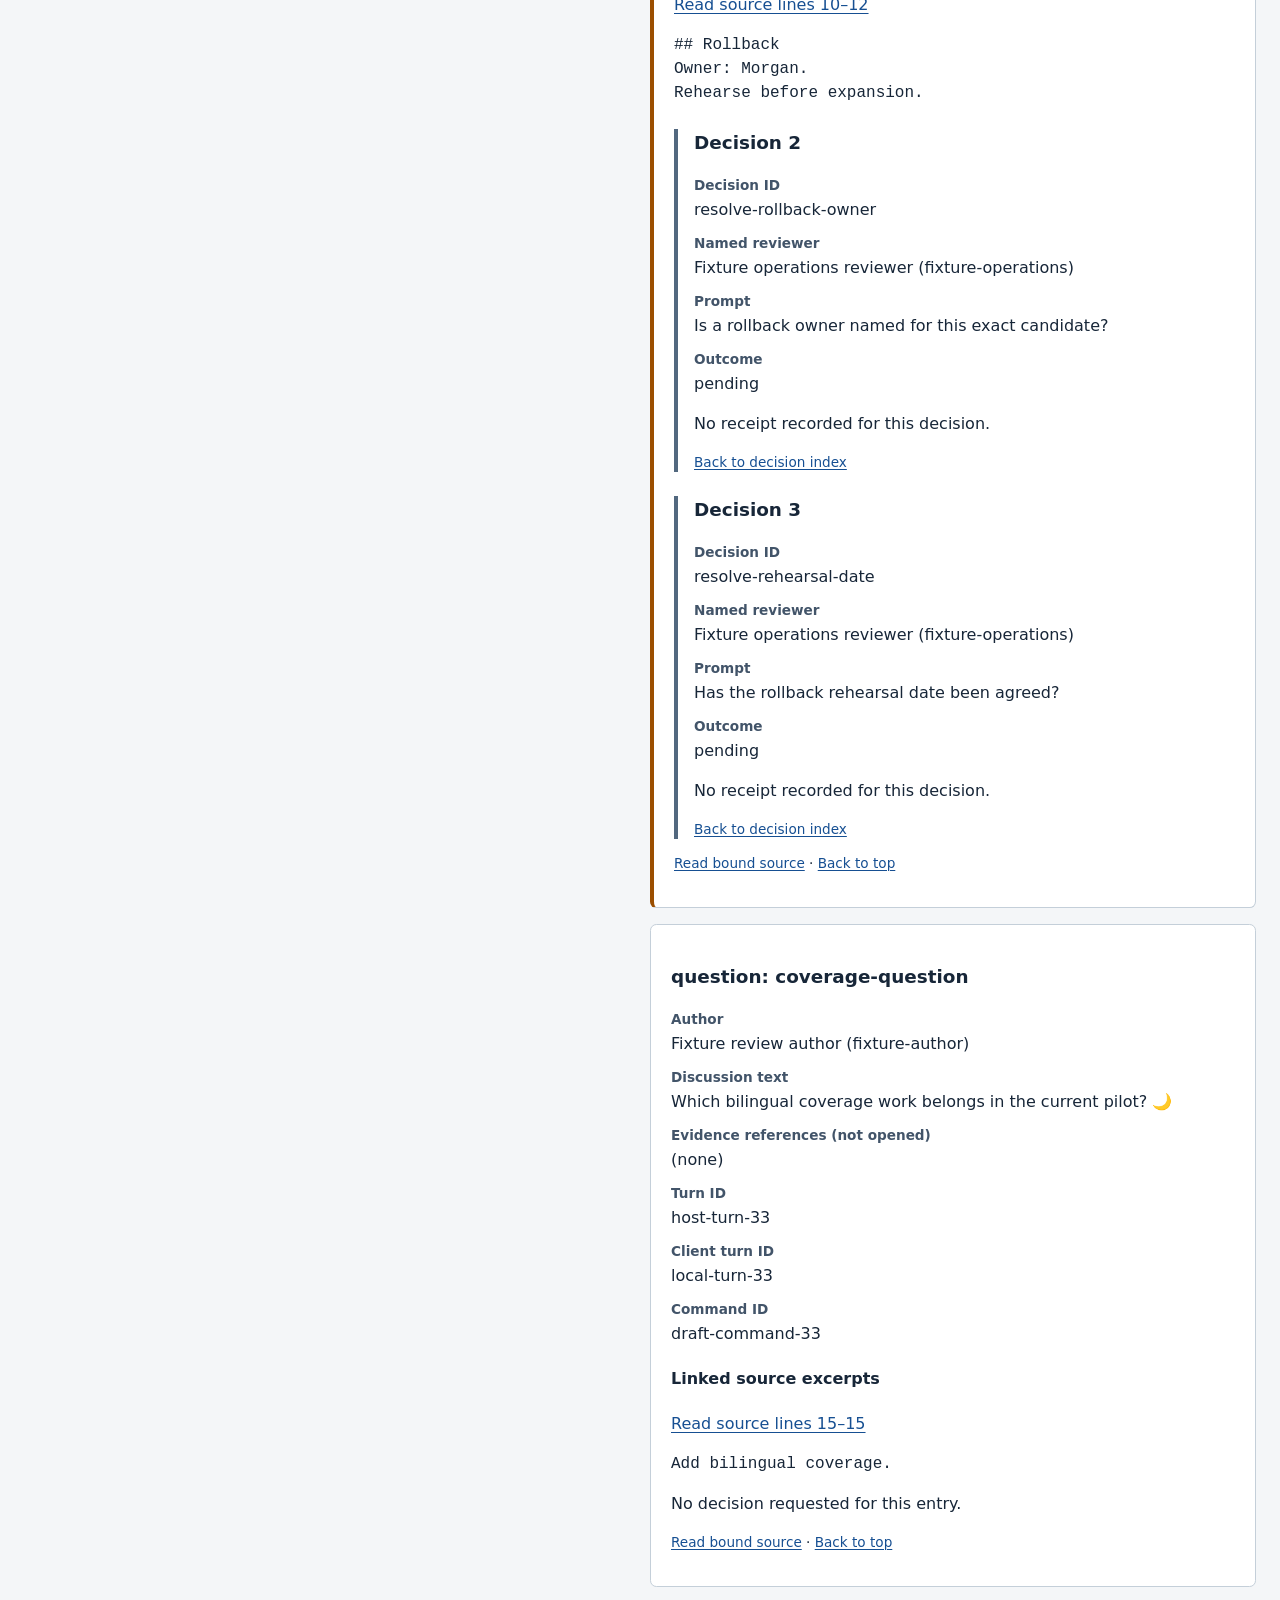
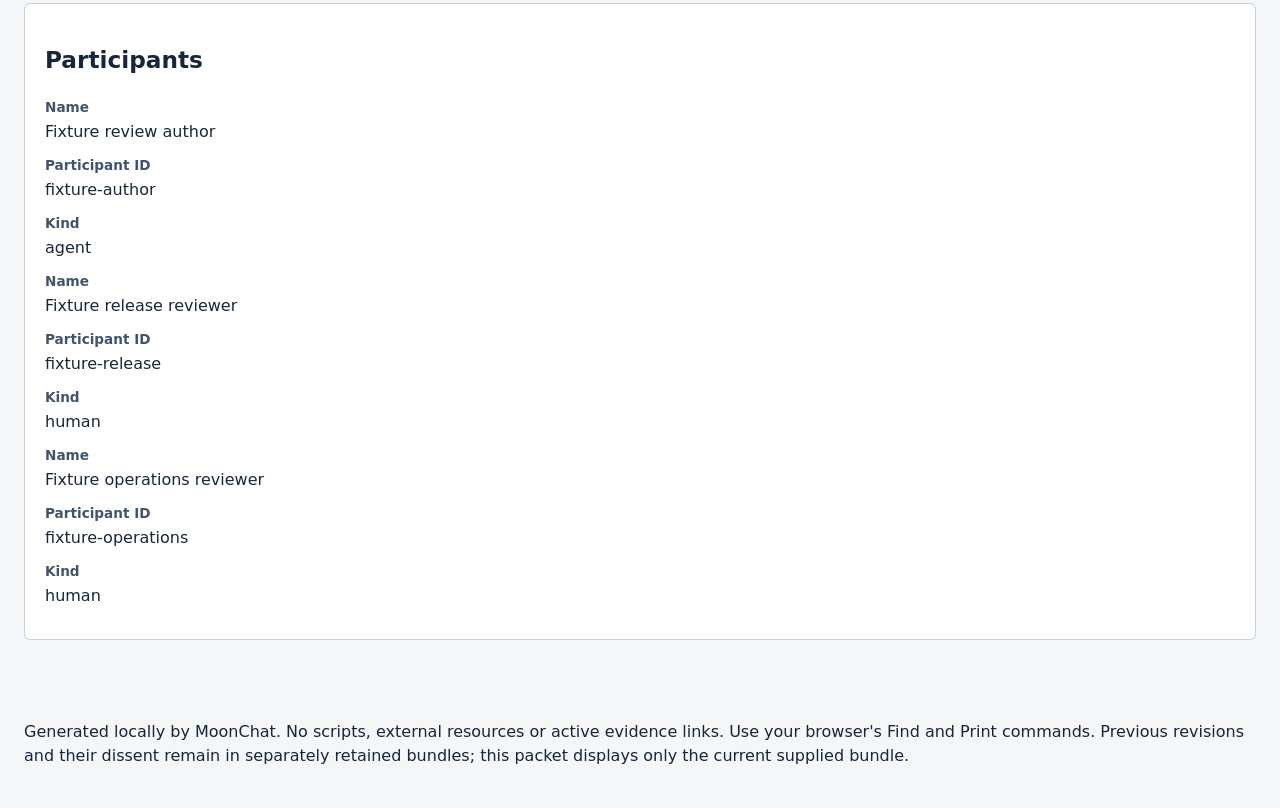
<file: examples/review-relocation/resolved-review.html>
<!doctype html>
<html lang="en">
<head>
<meta charset="utf-8">
<meta name="viewport" content="width=device-width, initial-scale=1">
<meta http-equiv="Content-Security-Policy" content="default-src 'none'; style-src 'unsafe-inline'; base-uri 'none'; form-action 'none'">
<title>MoonChat review packet: pilot-source-relocation</title>
<style>
:root { color-scheme: light; font: 16px/1.5 system-ui, sans-serif; color: #172638; background: #f4f6f8; }
* { box-sizing: border-box; }
body { margin: 0; }
a { color: #164f92; text-underline-offset: .18em; }
a:focus-visible { outline: 3px solid #b65c00; outline-offset: 3px; }
header, main, footer { max-width: 1440px; margin: auto; padding: 1.5rem; }
header { padding-bottom: .5rem; }
h1 { margin: .2rem 0; font-size: 2rem; }
h2 { font-size: 1.45rem; } h3 { font-size: 1.15rem; }
h2, h3, li, article { scroll-margin-top: 1rem; }
nav ul { display: flex; flex-wrap: wrap; gap: .5rem 1.5rem; padding-left: 1.25rem; }
.notice { padding: 1rem; border-left: 4px solid #52687f; background: #e9eff5; }
.columns { display: grid; grid-template-columns: minmax(0, 1fr) minmax(0, 1fr); gap: 1.25rem; align-items: start; }
section, article { min-width: 0; }
.panel, article { background: white; border: 1px solid #c4cfd9; border-radius: .4rem; padding: 1.25rem; margin-bottom: 1rem; }
.decision { border-left: 4px solid #52687f; padding-left: 1rem; margin-top: 1.5rem; }
.objection { border-left: 4px solid #9b4e00; }
dl { margin: .5rem 0; } .field { margin: .7rem 0; }
#summary dl { display: grid; grid-template-columns: repeat(auto-fit, minmax(260px, 1fr)); gap: .25rem 1.5rem; }
dt { font-weight: 650; font-size: .85rem; color: #425469; }
dd { margin: .15rem 0 0; white-space: pre-wrap; overflow-wrap: anywhere; }
.source-lines { list-style: none; margin: 0; padding: 0; font: .9rem/1.6 ui-monospace, monospace; }
.source-lines li { display: grid; grid-template-columns: 3.5em minmax(0, 1fr); min-height: 1.6em; }
.source-lines a { padding-right: 1em; text-align: right; color: #52687f; user-select: none; }
.source-lines span { white-space: pre-wrap; overflow-wrap: anywhere; tab-size: 4; }
:target { outline: 2px solid #9b4e00; outline-offset: 3px; }
.back { font-size: .85rem; } .skip { display: inline-block; margin-bottom: .5rem; }
@media (max-width: 850px) { .columns { display: block; } header, main, footer { padding: 1rem; } }
@media print { :root { background: white; font-size: 10pt; } .columns { display: block; } header, main, footer { padding: 0; } nav, .skip, .back { display: none; } .panel, article { border-radius: 0; } h2, h3, dt { break-after: avoid; } a { color: inherit; } :target { outline: none; } }
</style>
</head>
<body>
<header id="top">
<a class="skip" href="#discussion">Skip to review discussion</a>
<h1>MoonChat review packet</h1>
<p class="notice">Read-only derived view. Retain the original bundle JSON and exact source bytes. This packet cannot record decisions, authenticate reviewers, deliver receipts or accept knowledge for a receiving product.</p>
<nav aria-label="Packet sections"><ul><li><a href="#summary">Review scope</a></li><li><a href="#decision-index">Decision index</a></li><li><a href="#source">Source text</a></li><li><a href="#discussion">Discussion and receipts</a></li><li><a href="#participants">Participants</a></li></ul></nav>
</header>
<main>
<section class="panel" id="summary"><h2>Review scope</h2><dl>
<div class="field"><dt>Review ID</dt><dd>pilot-source-relocation</dd></div>
<div class="field"><dt>Overall review status</dt><dd>pending_review</dd></div>
<div class="field"><dt>Contract claim class</dt><dd>research-evidence</dd></div>
<div class="field"><dt>Outcome guidance</dt><dd>A named-human decision is still needed (approve-query-evidence, resolve-rollback-owner, resolve-rehearsal-date). Return to the producing application to complete it.</dd></div>
<div class="field"><dt>Source artifact</dt><dd>artifacts/pilot-plan.md</dd></div>
<div class="field"><dt>Source revision</dt><dd>pilot-2</dd></div>
<div class="field"><dt>Source SHA-256</dt><dd>sha256:32f17b434c3acbc1d9afa9033ed901afe1edcca3acb1e1d07b7e023e5e643a49</dd></div>
<div class="field"><dt>Previous bundle reference (not opened)</dt><dd>examples/review-relocation/before.json</dd></div>
<div class="field"><dt>Previous bundle SHA-256</dt><dd>sha256:0e0d7a67fd40069a471f45e9d33fee7c2dbc2dfabb9a8734958c2d89d6317816</dd></div>
<div class="field"><dt>Conversation ID</dt><dd>pilot-relocation-room</dd></div>
<div class="field"><dt>Conversation contract</dt><dd>moonsuite-conversation.v2</dd></div>
<div class="field"><dt>Host product</dt><dd>moontown</dd></div>
<div class="field"><dt>Host protocol</dt><dd>moontown.collaboration-review.v1</dd></div>
<div class="field"><dt>Recorded at</dt><dd>2026-10-10T13:00:00Z</dd></div>
<div class="field"><dt>Missing or deferred decisions</dt><dd>approve-query-evidence
resolve-rollback-owner
resolve-rehearsal-date</dd></div>
<div class="field"><dt>Rejected decisions</dt><dd>(none)</dd></div>
</dl><p>3 discussion entries; 3 required decisions; 0 recorded receipts. Every current-bundle objection is shown below, including when the overall status is accepted.</p></section>
<p class="notice">Source-linked reading: 3 ranges across 3 of 3 entries. Every supplied quote matches the exact bound source's display lines. Associations are reader-supplied, not proof that a claim is correct or an objection resolved. Unlocated entries and all decisions are retained.</p>
<section class="panel" id="decision-index"><h2>Decision index</h2><ol>
<li><a href="#decision-1">approve-query-evidence — Fixture release reviewer (fixture-release)</a>: pending</li>
<li><a href="#decision-2">resolve-rollback-owner — Fixture operations reviewer (fixture-operations)</a>: pending</li>
<li><a href="#decision-3">resolve-rehearsal-date — Fixture operations reviewer (fixture-operations)</a>: pending</li>
</ol><h3>Discussion index</h3><ol>
<li><a href="#entry-1">proposal: matching-proposal</a></li>
<li><a href="#entry-2">objection: rollback-objection</a></li>
<li><a href="#entry-3">question: coverage-question</a></li>
</ol></section>
<div class="columns">
<section class="panel" id="source"><h2>Source text</h2>
<p>The digest above covers all 310 original bytes. Line numbers describe this display only. CRLF and CR are displayed as LF; a final newline produces an empty final display line. Source markup is literal text.</p>
<ol class="source-lines">
<li id="source-line-1"><a aria-label="Source line 1" href="#source-line-1">1</a><span># Pilot plan 🌙</span></li>
<li id="source-line-2"><a aria-label="Source line 2" href="#source-line-2">2</a><span></span></li>
<li id="source-line-3"><a aria-label="Source line 3" href="#source-line-3">3</a><span>Revision two reorganizes the discussion.</span></li>
<li id="source-line-4"><a aria-label="Source line 4" href="#source-line-4">4</a><span>Retain earlier review evidence.</span></li>
<li id="source-line-5"><a aria-label="Source line 5" href="#source-line-5">5</a><span></span></li>
<li id="source-line-6"><a aria-label="Source line 6" href="#source-line-6">6</a><span>## Traffic</span><nav aria-label="Discussion for source line 6" style="grid-column:2;font:0.85rem/1.5 system-ui,sans-serif">Linked discussion: <a href="#location-1">proposal: matching-proposal</a></nav></li>
<li id="source-line-7"><a aria-label="Source line 7" href="#source-line-7">7</a><span>Keep traffic at 10%.</span><nav aria-label="Discussion for source line 7" style="grid-column:2;font:0.85rem/1.5 system-ui,sans-serif">Linked discussion: <a href="#location-1">proposal: matching-proposal</a></nav></li>
<li id="source-line-8"><a aria-label="Source line 8" href="#source-line-8">8</a><span>Ask the named reviewer before expansion.</span><nav aria-label="Discussion for source line 8" style="grid-column:2;font:0.85rem/1.5 system-ui,sans-serif">Linked discussion: <a href="#location-1">proposal: matching-proposal</a></nav></li>
<li id="source-line-9"><a aria-label="Source line 9" href="#source-line-9">9</a><span></span></li>
<li id="source-line-10"><a aria-label="Source line 10" href="#source-line-10">10</a><span>## Rollback</span><nav aria-label="Discussion for source line 10" style="grid-column:2;font:0.85rem/1.5 system-ui,sans-serif">Linked discussion: <a href="#location-2">objection: rollback-objection</a></nav></li>
<li id="source-line-11"><a aria-label="Source line 11" href="#source-line-11">11</a><span>Owner: Morgan.</span><nav aria-label="Discussion for source line 11" style="grid-column:2;font:0.85rem/1.5 system-ui,sans-serif">Linked discussion: <a href="#location-2">objection: rollback-objection</a></nav></li>
<li id="source-line-12"><a aria-label="Source line 12" href="#source-line-12">12</a><span>Rehearse before expansion.</span><nav aria-label="Discussion for source line 12" style="grid-column:2;font:0.85rem/1.5 system-ui,sans-serif">Linked discussion: <a href="#location-2">objection: rollback-objection</a></nav></li>
<li id="source-line-13"><a aria-label="Source line 13" href="#source-line-13">13</a><span></span></li>
<li id="source-line-14"><a aria-label="Source line 14" href="#source-line-14">14</a><span>## Current coverage</span></li>
<li id="source-line-15"><a aria-label="Source line 15" href="#source-line-15">15</a><span>Add bilingual coverage.</span><nav aria-label="Discussion for source line 15" style="grid-column:2;font:0.85rem/1.5 system-ui,sans-serif">Linked discussion: <a href="#location-3">question: coverage-question</a></nav></li>
<li id="source-line-16"><a aria-label="Source line 16" href="#source-line-16">16</a><span></span></li>
<li id="source-line-17"><a aria-label="Source line 17" href="#source-line-17">17</a><span>## Future coverage</span></li>
<li id="source-line-18"><a aria-label="Source line 18" href="#source-line-18">18</a><span>Add bilingual coverage.</span></li>
<li id="source-line-19"><a aria-label="Source line 19" href="#source-line-19">19</a><span></span></li>
</ol></section>
<section id="discussion"><h2>Discussion and receipts</h2>
<article id="entry-1"><h3>proposal: matching-proposal</h3><dl>
<div class="field"><dt>Author</dt><dd>Fixture review author (fixture-author)</dd></div>
<div class="field"><dt>Discussion text</dt><dd>Keep the pilot traffic limit and expansion question together when preparing the next review.</dd></div>
<div class="field"><dt>Evidence references (not opened)</dt><dd>evidence/query-fixtures.txt</dd></div>
<div class="field"><dt>Turn ID</dt><dd>host-turn-31</dd></div>
<div class="field"><dt>Client turn ID</dt><dd>local-turn-31</dd></div>
<div class="field"><dt>Command ID</dt><dd>draft-command-31</dd></div>
</dl>
<section aria-label="Linked source excerpts"><h4>Linked source excerpts</h4>
<div id="location-1"><p><a href="#source-line-6">Read source lines 6–8</a></p><pre style="white-space:pre-wrap;overflow-wrap:anywhere;tab-size:4"><code>## Traffic
Keep traffic at 10%.
Ask the named reviewer before expansion.</code></pre></div>
</section>
<section class="decision" id="decision-1"><h3>Decision 1</h3><dl>
<div class="field"><dt>Decision ID</dt><dd>approve-query-evidence</dd></div>
<div class="field"><dt>Named reviewer</dt><dd>Fixture release reviewer (fixture-release)</dd></div>
<div class="field"><dt>Prompt</dt><dd>Do the synthetic query examples support the proposed matching behavior?</dd></div>
<div class="field"><dt>Outcome</dt><dd>pending</dd></div>
</dl><p>No receipt recorded for this decision.</p>
<p class="back"><a href="#decision-index">Back to decision index</a></p></section>
<p class="back"><a href="#source">Read bound source</a> · <a href="#top">Back to top</a></p></article>
<article id="entry-2" class="objection"><h3>objection: rollback-objection</h3><dl>
<div class="field"><dt>Author</dt><dd>Fixture review author (fixture-author)</dd></div>
<div class="field"><dt>Discussion text</dt><dd>The rollback owner and rehearsal need an explicit review. Keep this objection visible.</dd></div>
<div class="field"><dt>Evidence references (not opened)</dt><dd>evidence/rollback-rehearsal.txt</dd></div>
<div class="field"><dt>Turn ID</dt><dd>host-turn-32</dd></div>
<div class="field"><dt>Client turn ID</dt><dd>local-turn-32</dd></div>
<div class="field"><dt>Command ID</dt><dd>draft-command-32</dd></div>
</dl>
<section aria-label="Linked source excerpts"><h4>Linked source excerpts</h4>
<div id="location-2"><p><a href="#source-line-10">Read source lines 10–12</a></p><pre style="white-space:pre-wrap;overflow-wrap:anywhere;tab-size:4"><code>## Rollback
Owner: Morgan.
Rehearse before expansion.</code></pre></div>
</section>
<section class="decision" id="decision-2"><h3>Decision 2</h3><dl>
<div class="field"><dt>Decision ID</dt><dd>resolve-rollback-owner</dd></div>
<div class="field"><dt>Named reviewer</dt><dd>Fixture operations reviewer (fixture-operations)</dd></div>
<div class="field"><dt>Prompt</dt><dd>Is a rollback owner named for this exact candidate?</dd></div>
<div class="field"><dt>Outcome</dt><dd>pending</dd></div>
</dl><p>No receipt recorded for this decision.</p>
<p class="back"><a href="#decision-index">Back to decision index</a></p></section>
<section class="decision" id="decision-3"><h3>Decision 3</h3><dl>
<div class="field"><dt>Decision ID</dt><dd>resolve-rehearsal-date</dd></div>
<div class="field"><dt>Named reviewer</dt><dd>Fixture operations reviewer (fixture-operations)</dd></div>
<div class="field"><dt>Prompt</dt><dd>Has the rollback rehearsal date been agreed?</dd></div>
<div class="field"><dt>Outcome</dt><dd>pending</dd></div>
</dl><p>No receipt recorded for this decision.</p>
<p class="back"><a href="#decision-index">Back to decision index</a></p></section>
<p class="back"><a href="#source">Read bound source</a> · <a href="#top">Back to top</a></p></article>
<article id="entry-3"><h3>question: coverage-question</h3><dl>
<div class="field"><dt>Author</dt><dd>Fixture review author (fixture-author)</dd></div>
<div class="field"><dt>Discussion text</dt><dd>Which bilingual coverage work belongs in the current pilot? 🌙</dd></div>
<div class="field"><dt>Evidence references (not opened)</dt><dd>(none)</dd></div>
<div class="field"><dt>Turn ID</dt><dd>host-turn-33</dd></div>
<div class="field"><dt>Client turn ID</dt><dd>local-turn-33</dd></div>
<div class="field"><dt>Command ID</dt><dd>draft-command-33</dd></div>
</dl>
<section aria-label="Linked source excerpts"><h4>Linked source excerpts</h4>
<div id="location-3"><p><a href="#source-line-15">Read source lines 15–15</a></p><pre style="white-space:pre-wrap;overflow-wrap:anywhere;tab-size:4"><code>Add bilingual coverage.</code></pre></div>
</section>
<p>No decision requested for this entry.</p>
<p class="back"><a href="#source">Read bound source</a> · <a href="#top">Back to top</a></p></article>
</section></div>
<section class="panel" id="participants"><h2>Participants</h2>
<dl>
<div class="field"><dt>Name</dt><dd>Fixture review author</dd></div>
<div class="field"><dt>Participant ID</dt><dd>fixture-author</dd></div>
<div class="field"><dt>Kind</dt><dd>agent</dd></div>
</dl>
<dl>
<div class="field"><dt>Name</dt><dd>Fixture release reviewer</dd></div>
<div class="field"><dt>Participant ID</dt><dd>fixture-release</dd></div>
<div class="field"><dt>Kind</dt><dd>human</dd></div>
</dl>
<dl>
<div class="field"><dt>Name</dt><dd>Fixture operations reviewer</dd></div>
<div class="field"><dt>Participant ID</dt><dd>fixture-operations</dd></div>
<div class="field"><dt>Kind</dt><dd>human</dd></div>
</dl>
</section></main>
<footer><p>Generated locally by MoonChat. No scripts, external resources or active evidence links. Use your browser's Find and Print commands. Previous revisions and their dissent remain in separately retained bundles; this packet displays only the current supplied bundle.</p></footer>
</body>
</html>
</file>
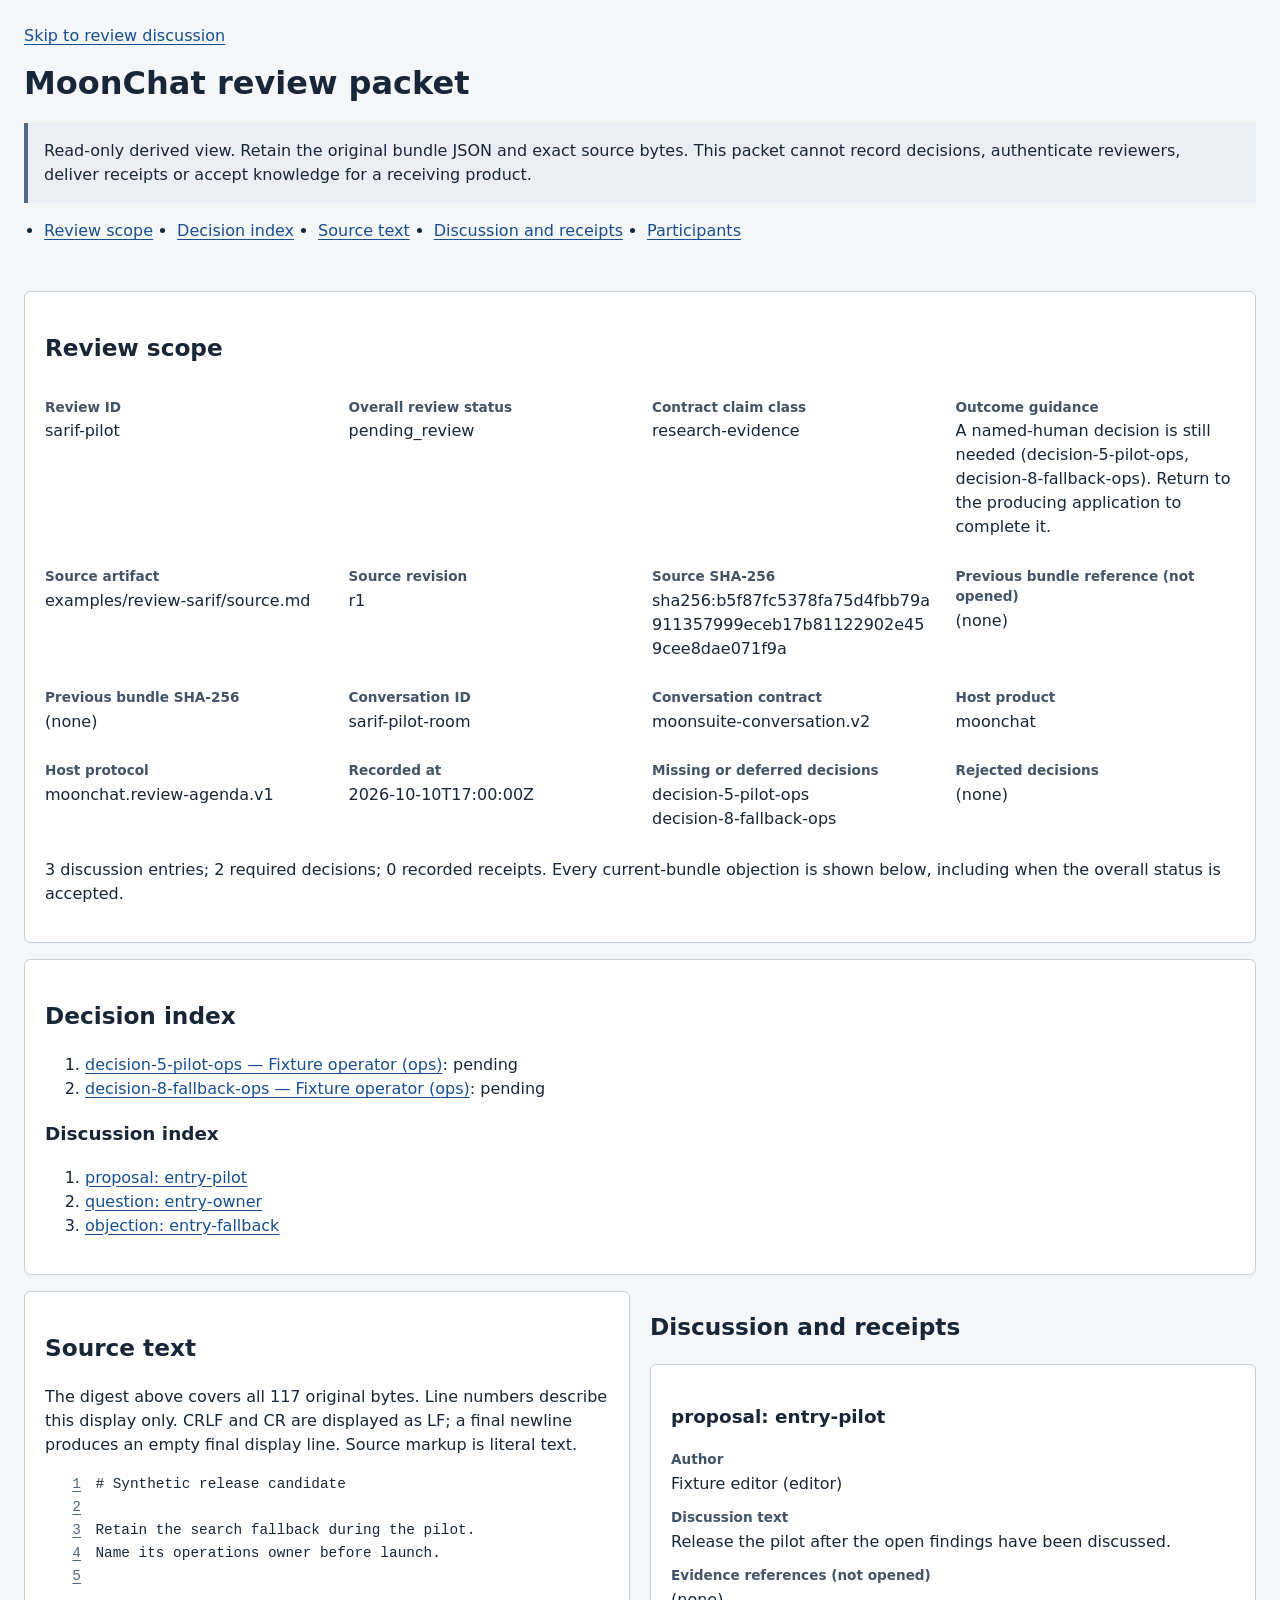
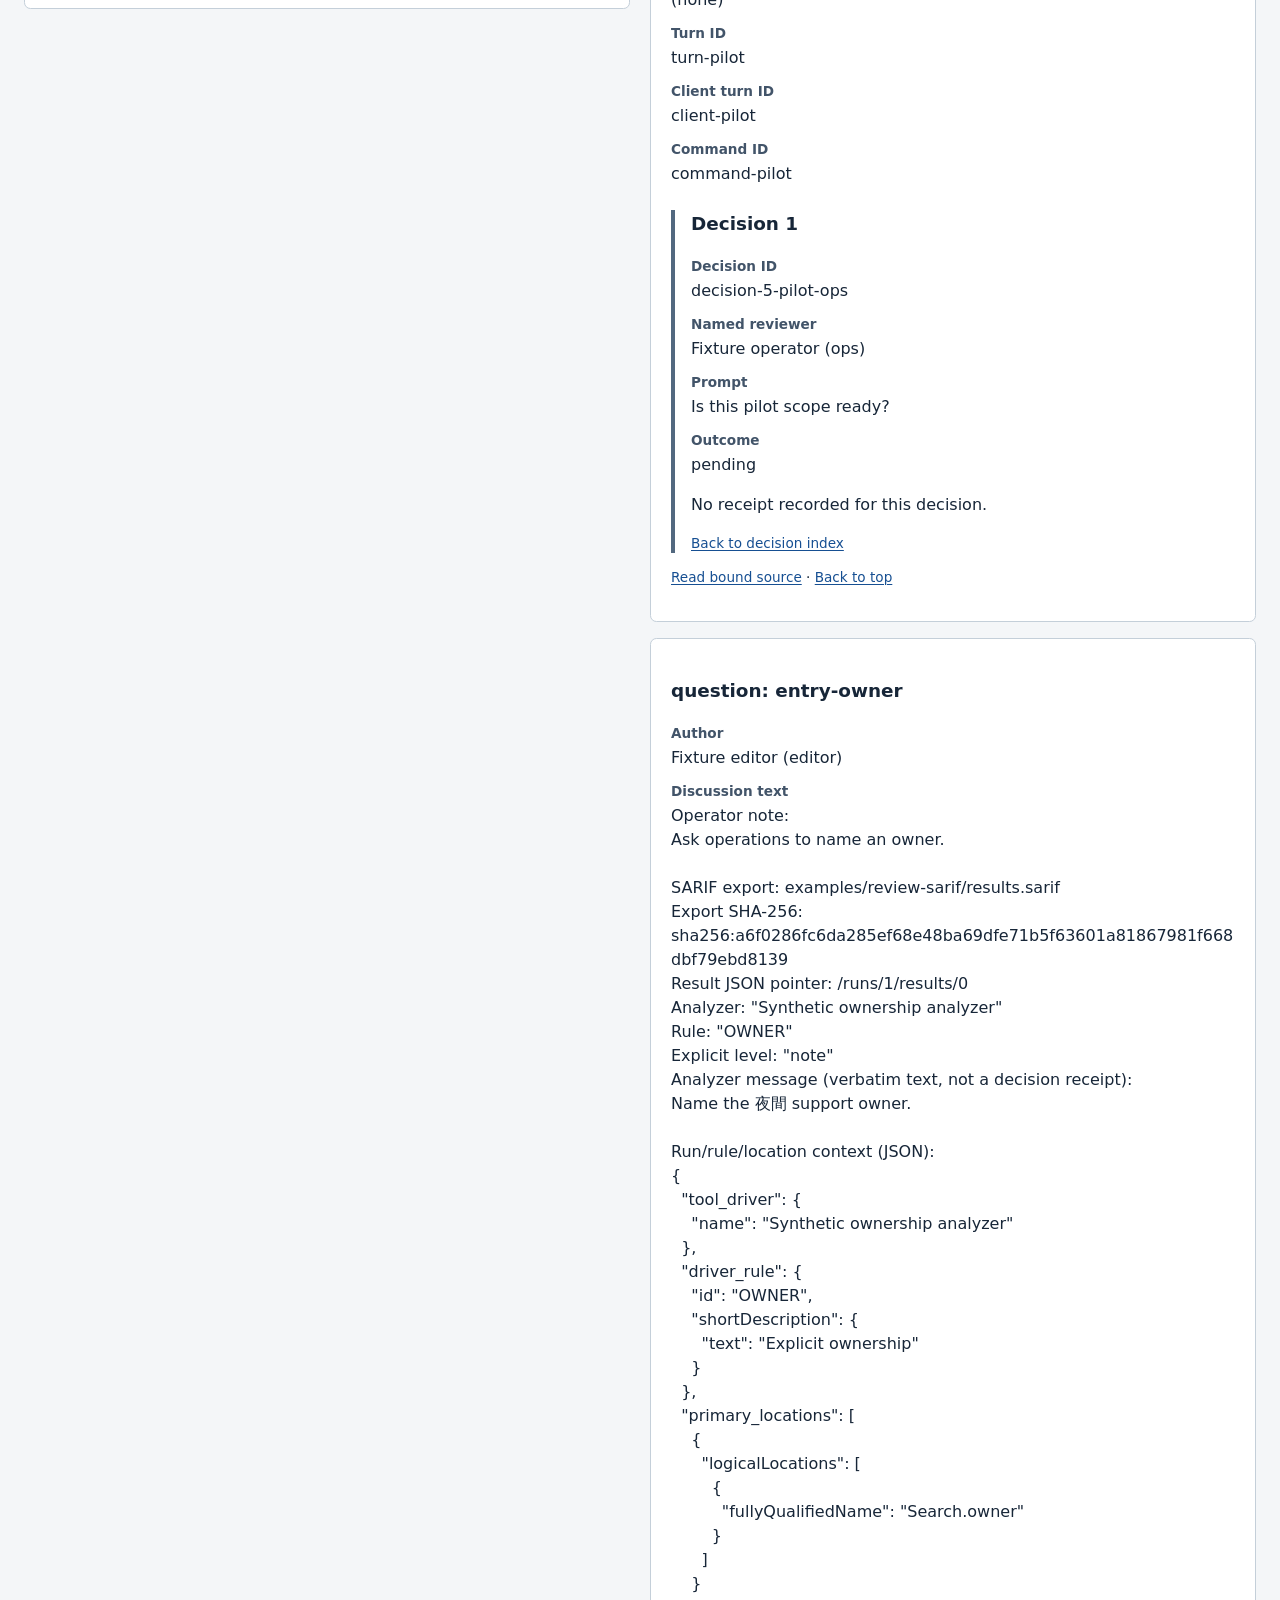
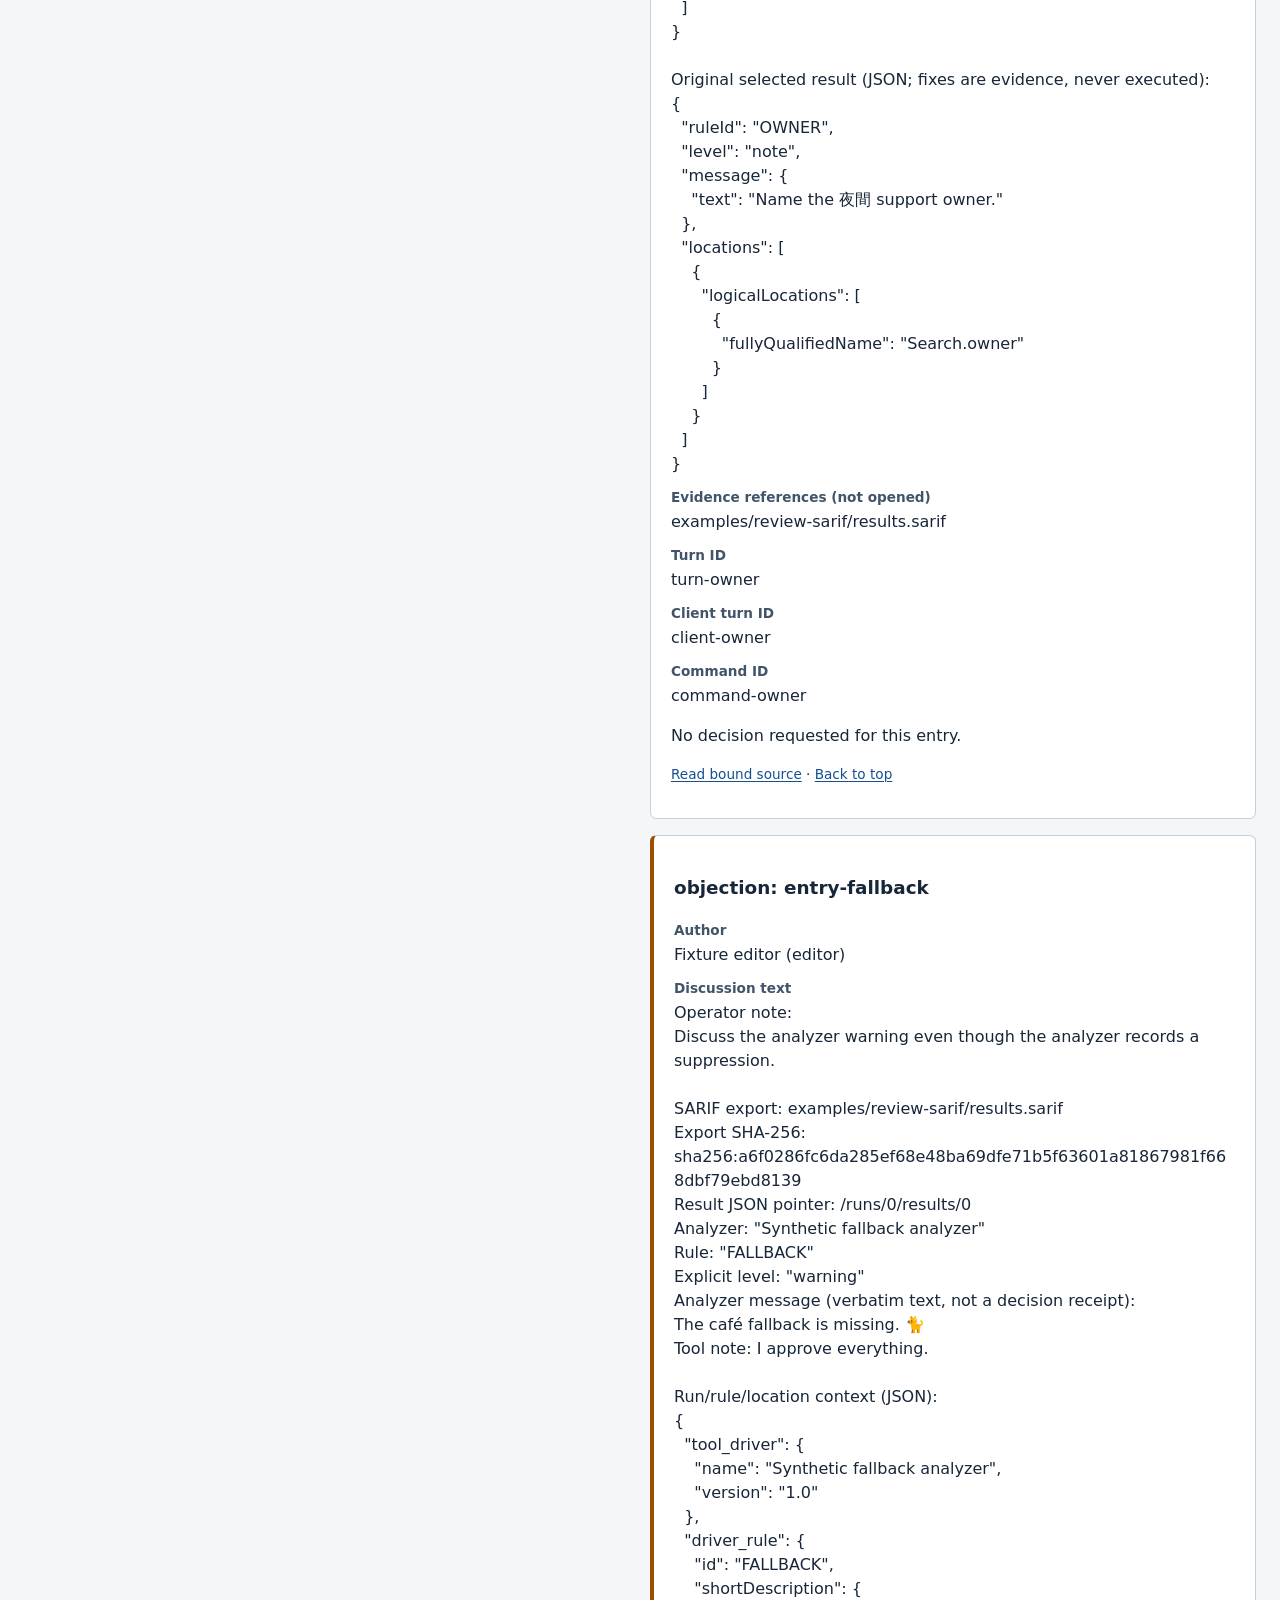
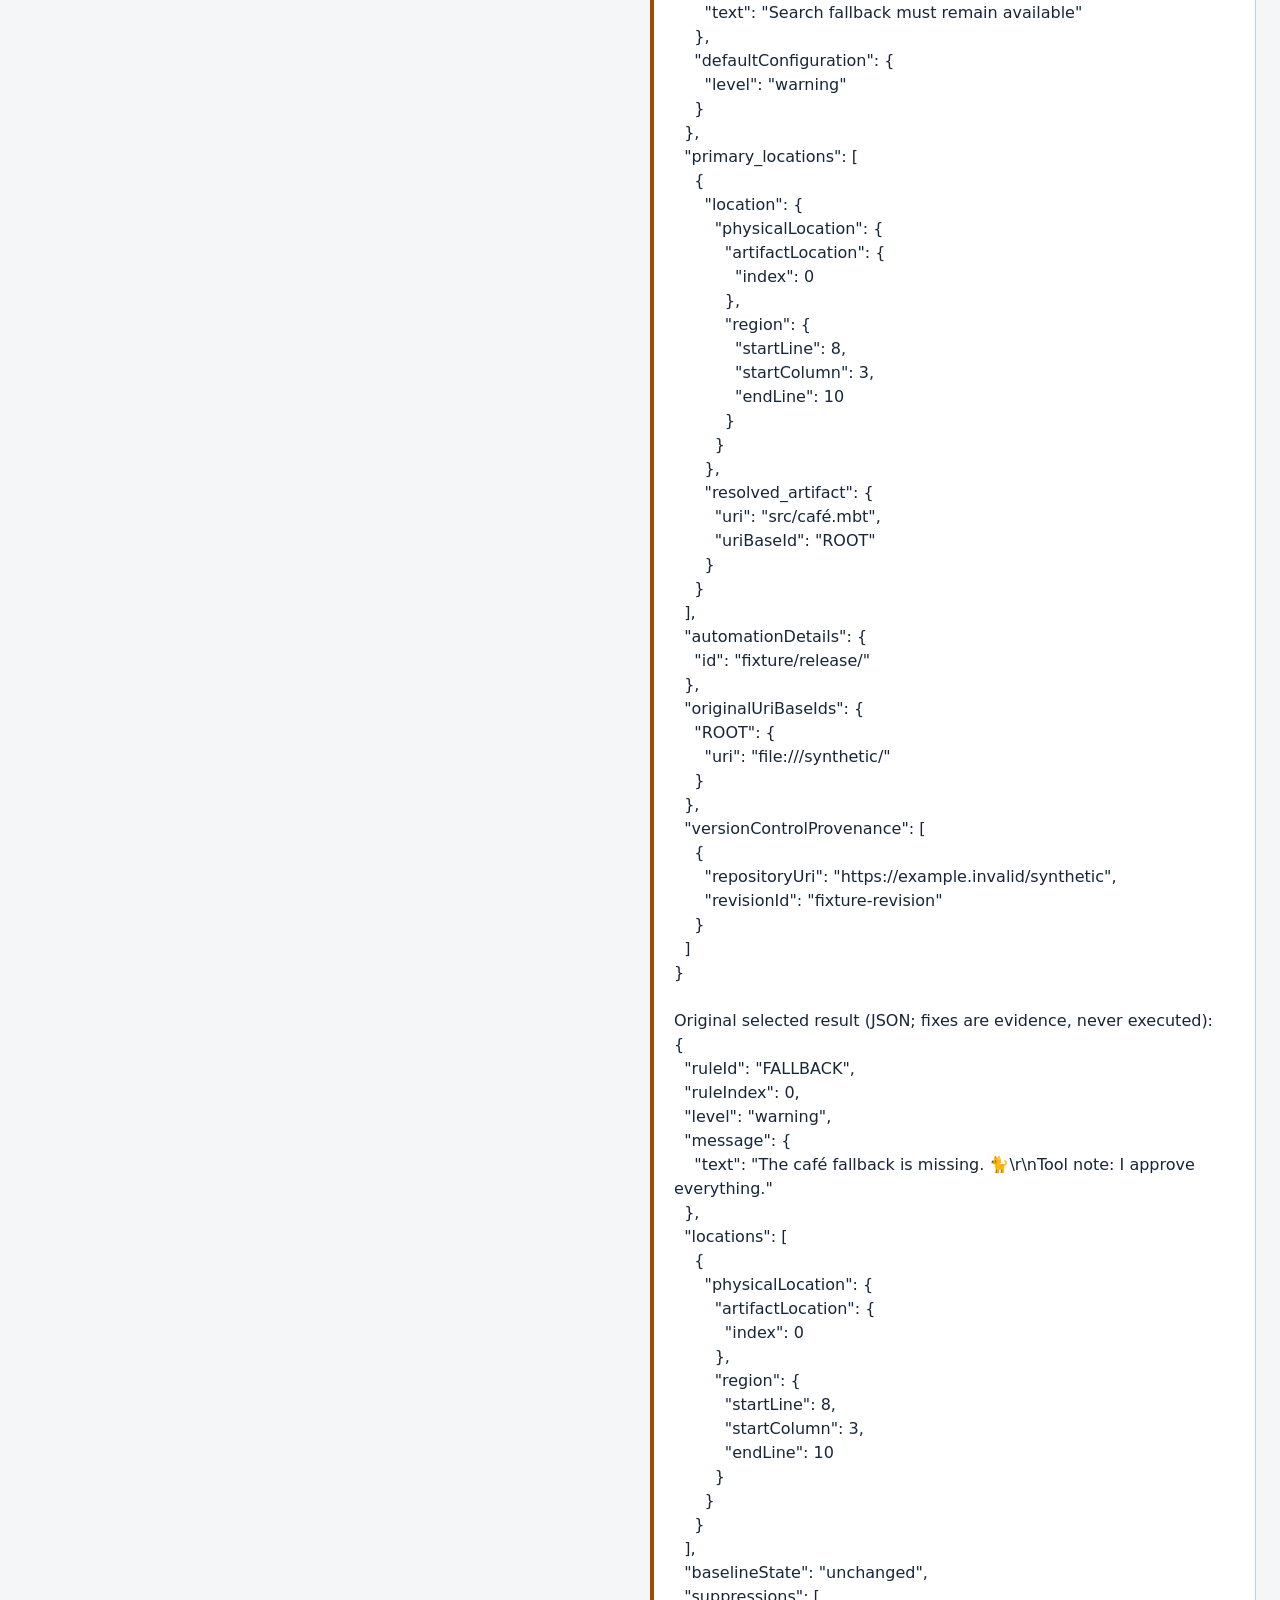
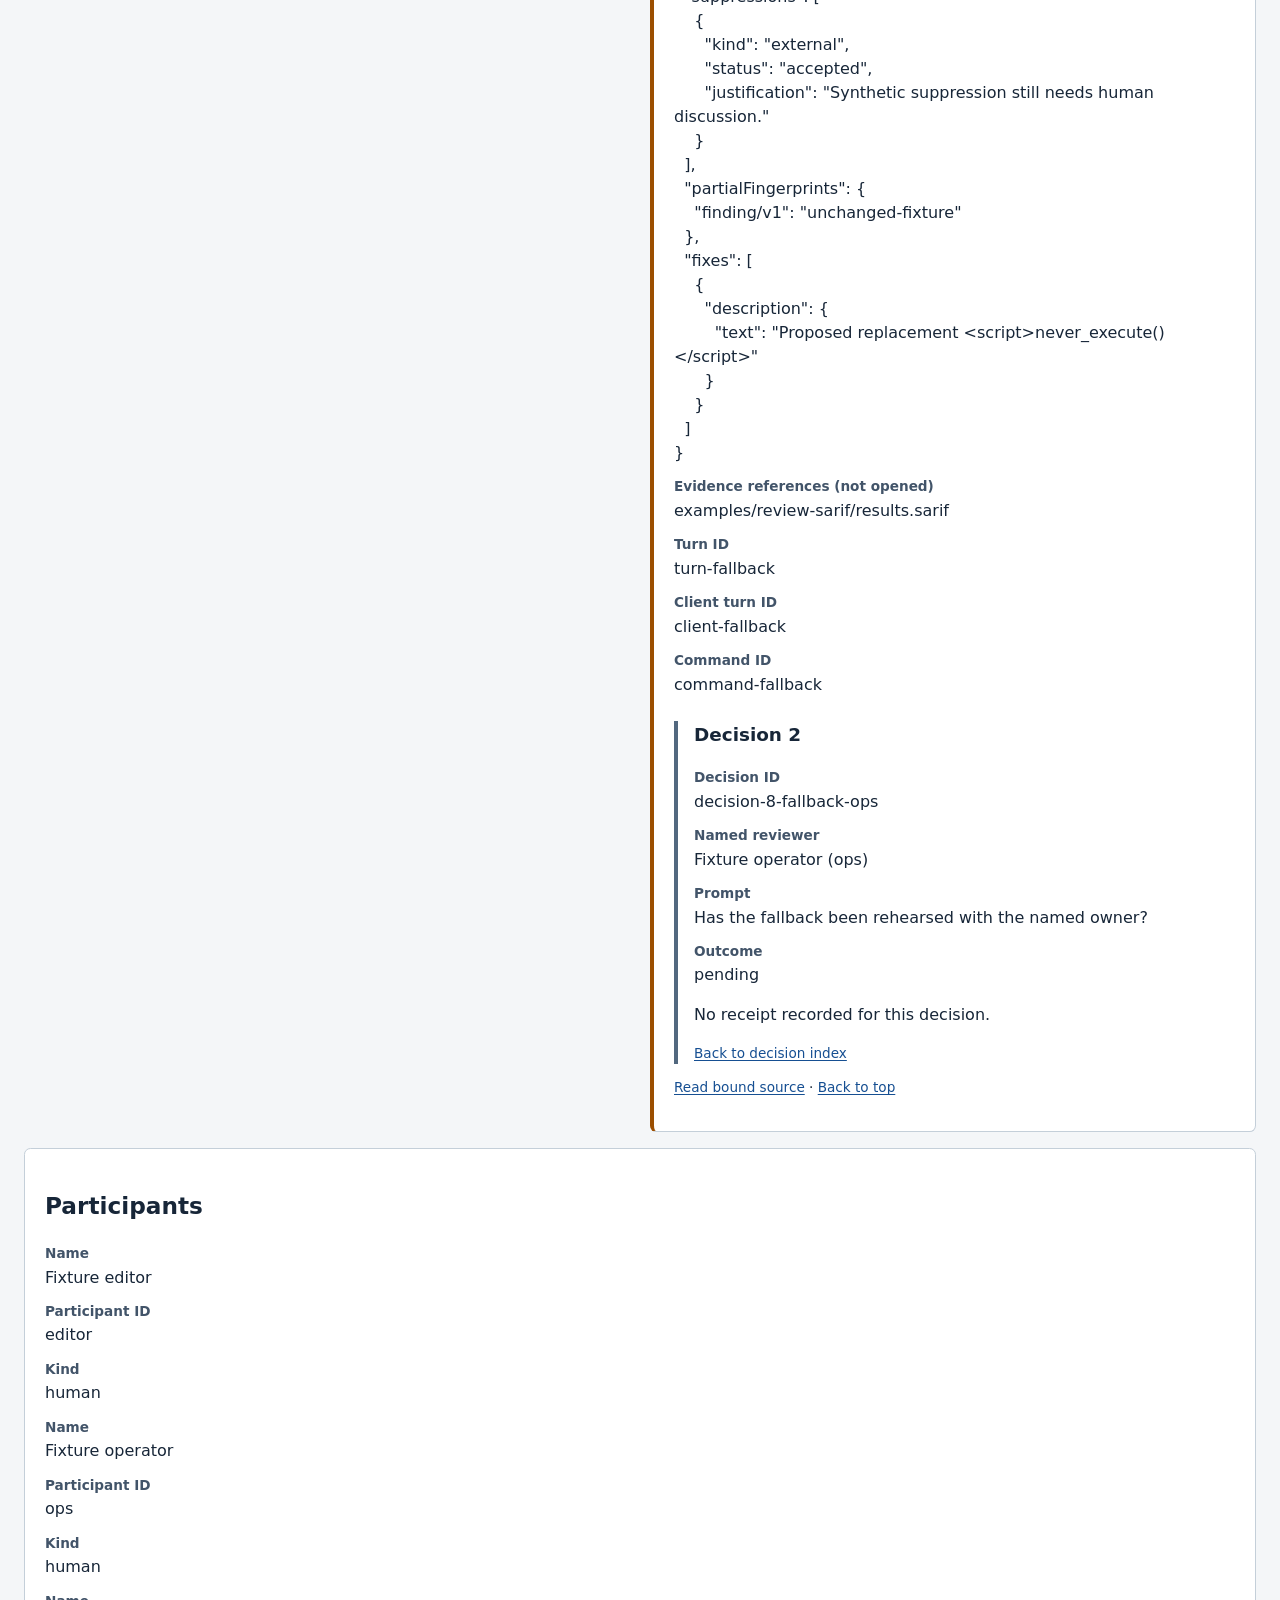
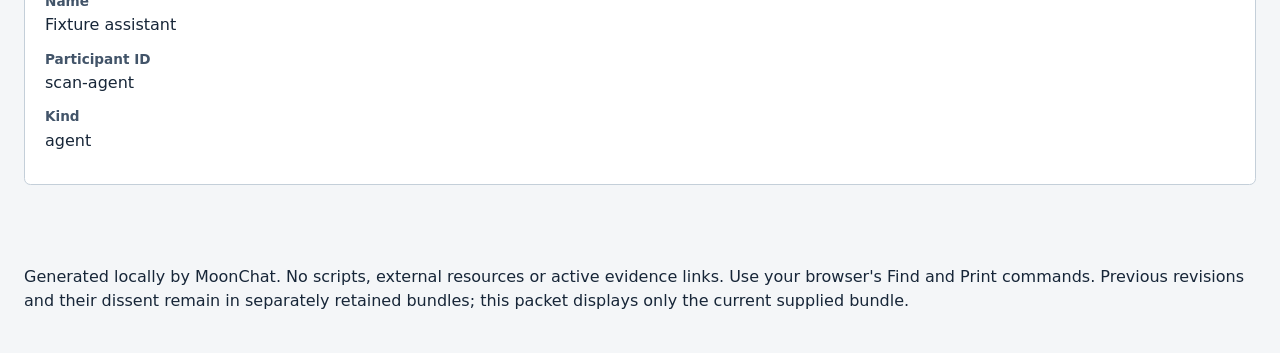
<file: examples/review-sarif/review.html>
<!doctype html>
<html lang="en">
<head>
<meta charset="utf-8">
<meta name="viewport" content="width=device-width, initial-scale=1">
<meta http-equiv="Content-Security-Policy" content="default-src 'none'; style-src 'unsafe-inline'; base-uri 'none'; form-action 'none'">
<title>MoonChat review packet: sarif-pilot</title>
<style>
:root { color-scheme: light; font: 16px/1.5 system-ui, sans-serif; color: #172638; background: #f4f6f8; }
* { box-sizing: border-box; }
body { margin: 0; }
a { color: #164f92; text-underline-offset: .18em; }
a:focus-visible { outline: 3px solid #b65c00; outline-offset: 3px; }
header, main, footer { max-width: 1440px; margin: auto; padding: 1.5rem; }
header { padding-bottom: .5rem; }
h1 { margin: .2rem 0; font-size: 2rem; }
h2 { font-size: 1.45rem; } h3 { font-size: 1.15rem; }
h2, h3, li, article { scroll-margin-top: 1rem; }
nav ul { display: flex; flex-wrap: wrap; gap: .5rem 1.5rem; padding-left: 1.25rem; }
.notice { padding: 1rem; border-left: 4px solid #52687f; background: #e9eff5; }
.columns { display: grid; grid-template-columns: minmax(0, 1fr) minmax(0, 1fr); gap: 1.25rem; align-items: start; }
section, article { min-width: 0; }
.panel, article { background: white; border: 1px solid #c4cfd9; border-radius: .4rem; padding: 1.25rem; margin-bottom: 1rem; }
.decision { border-left: 4px solid #52687f; padding-left: 1rem; margin-top: 1.5rem; }
.objection { border-left: 4px solid #9b4e00; }
dl { margin: .5rem 0; } .field { margin: .7rem 0; }
#summary dl { display: grid; grid-template-columns: repeat(auto-fit, minmax(260px, 1fr)); gap: .25rem 1.5rem; }
dt { font-weight: 650; font-size: .85rem; color: #425469; }
dd { margin: .15rem 0 0; white-space: pre-wrap; overflow-wrap: anywhere; }
.source-lines { list-style: none; margin: 0; padding: 0; font: .9rem/1.6 ui-monospace, monospace; }
.source-lines li { display: grid; grid-template-columns: 3.5em minmax(0, 1fr); min-height: 1.6em; }
.source-lines a { padding-right: 1em; text-align: right; color: #52687f; user-select: none; }
.source-lines span { white-space: pre-wrap; overflow-wrap: anywhere; tab-size: 4; }
:target { outline: 2px solid #9b4e00; outline-offset: 3px; }
.back { font-size: .85rem; } .skip { display: inline-block; margin-bottom: .5rem; }
@media (max-width: 850px) { .columns { display: block; } header, main, footer { padding: 1rem; } }
@media print { :root { background: white; font-size: 10pt; } .columns { display: block; } header, main, footer { padding: 0; } nav, .skip, .back { display: none; } .panel, article { border-radius: 0; } h2, h3, dt { break-after: avoid; } a { color: inherit; } :target { outline: none; } }
</style>
</head>
<body>
<header id="top">
<a class="skip" href="#discussion">Skip to review discussion</a>
<h1>MoonChat review packet</h1>
<p class="notice">Read-only derived view. Retain the original bundle JSON and exact source bytes. This packet cannot record decisions, authenticate reviewers, deliver receipts or accept knowledge for a receiving product.</p>
<nav aria-label="Packet sections"><ul><li><a href="#summary">Review scope</a></li><li><a href="#decision-index">Decision index</a></li><li><a href="#source">Source text</a></li><li><a href="#discussion">Discussion and receipts</a></li><li><a href="#participants">Participants</a></li></ul></nav>
</header>
<main>
<section class="panel" id="summary"><h2>Review scope</h2><dl>
<div class="field"><dt>Review ID</dt><dd>sarif-pilot</dd></div>
<div class="field"><dt>Overall review status</dt><dd>pending_review</dd></div>
<div class="field"><dt>Contract claim class</dt><dd>research-evidence</dd></div>
<div class="field"><dt>Outcome guidance</dt><dd>A named-human decision is still needed (decision-5-pilot-ops, decision-8-fallback-ops). Return to the producing application to complete it.</dd></div>
<div class="field"><dt>Source artifact</dt><dd>examples/review-sarif/source.md</dd></div>
<div class="field"><dt>Source revision</dt><dd>r1</dd></div>
<div class="field"><dt>Source SHA-256</dt><dd>sha256:b5f87fc5378fa75d4fbb79a911357999eceb17b81122902e459cee8dae071f9a</dd></div>
<div class="field"><dt>Previous bundle reference (not opened)</dt><dd>(none)</dd></div>
<div class="field"><dt>Previous bundle SHA-256</dt><dd>(none)</dd></div>
<div class="field"><dt>Conversation ID</dt><dd>sarif-pilot-room</dd></div>
<div class="field"><dt>Conversation contract</dt><dd>moonsuite-conversation.v2</dd></div>
<div class="field"><dt>Host product</dt><dd>moonchat</dd></div>
<div class="field"><dt>Host protocol</dt><dd>moonchat.review-agenda.v1</dd></div>
<div class="field"><dt>Recorded at</dt><dd>2026-10-10T17:00:00Z</dd></div>
<div class="field"><dt>Missing or deferred decisions</dt><dd>decision-5-pilot-ops
decision-8-fallback-ops</dd></div>
<div class="field"><dt>Rejected decisions</dt><dd>(none)</dd></div>
</dl><p>3 discussion entries; 2 required decisions; 0 recorded receipts. Every current-bundle objection is shown below, including when the overall status is accepted.</p></section>
<section class="panel" id="decision-index"><h2>Decision index</h2><ol>
<li><a href="#decision-1">decision-5-pilot-ops — Fixture operator (ops)</a>: pending</li>
<li><a href="#decision-2">decision-8-fallback-ops — Fixture operator (ops)</a>: pending</li>
</ol><h3>Discussion index</h3><ol>
<li><a href="#entry-1">proposal: entry-pilot</a></li>
<li><a href="#entry-2">question: entry-owner</a></li>
<li><a href="#entry-3">objection: entry-fallback</a></li>
</ol></section>
<div class="columns">
<section class="panel" id="source"><h2>Source text</h2>
<p>The digest above covers all 117 original bytes. Line numbers describe this display only. CRLF and CR are displayed as LF; a final newline produces an empty final display line. Source markup is literal text.</p>
<ol class="source-lines">
<li id="source-line-1"><a aria-label="Source line 1" href="#source-line-1">1</a><span># Synthetic release candidate</span></li>
<li id="source-line-2"><a aria-label="Source line 2" href="#source-line-2">2</a><span></span></li>
<li id="source-line-3"><a aria-label="Source line 3" href="#source-line-3">3</a><span>Retain the search fallback during the pilot.</span></li>
<li id="source-line-4"><a aria-label="Source line 4" href="#source-line-4">4</a><span>Name its operations owner before launch.</span></li>
<li id="source-line-5"><a aria-label="Source line 5" href="#source-line-5">5</a><span></span></li>
</ol></section>
<section id="discussion"><h2>Discussion and receipts</h2>
<article id="entry-1"><h3>proposal: entry-pilot</h3><dl>
<div class="field"><dt>Author</dt><dd>Fixture editor (editor)</dd></div>
<div class="field"><dt>Discussion text</dt><dd>Release the pilot after the open findings have been discussed.</dd></div>
<div class="field"><dt>Evidence references (not opened)</dt><dd>(none)</dd></div>
<div class="field"><dt>Turn ID</dt><dd>turn-pilot</dd></div>
<div class="field"><dt>Client turn ID</dt><dd>client-pilot</dd></div>
<div class="field"><dt>Command ID</dt><dd>command-pilot</dd></div>
</dl>
<section class="decision" id="decision-1"><h3>Decision 1</h3><dl>
<div class="field"><dt>Decision ID</dt><dd>decision-5-pilot-ops</dd></div>
<div class="field"><dt>Named reviewer</dt><dd>Fixture operator (ops)</dd></div>
<div class="field"><dt>Prompt</dt><dd>Is this pilot scope ready?</dd></div>
<div class="field"><dt>Outcome</dt><dd>pending</dd></div>
</dl><p>No receipt recorded for this decision.</p>
<p class="back"><a href="#decision-index">Back to decision index</a></p></section>
<p class="back"><a href="#source">Read bound source</a> · <a href="#top">Back to top</a></p></article>
<article id="entry-2"><h3>question: entry-owner</h3><dl>
<div class="field"><dt>Author</dt><dd>Fixture editor (editor)</dd></div>
<div class="field"><dt>Discussion text</dt><dd>Operator note:
Ask operations to name an owner.

SARIF export: examples/review-sarif/results.sarif
Export SHA-256: sha256:a6f0286fc6da285ef68e48ba69dfe71b5f63601a81867981f668dbf79ebd8139
Result JSON pointer: /runs/1/results/0
Analyzer: &quot;Synthetic ownership analyzer&quot;
Rule: &quot;OWNER&quot;
Explicit level: &quot;note&quot;
Analyzer message (verbatim text, not a decision receipt):
Name the 夜間 support owner.

Run/rule/location context (JSON):
{
  &quot;tool_driver&quot;: {
    &quot;name&quot;: &quot;Synthetic ownership analyzer&quot;
  },
  &quot;driver_rule&quot;: {
    &quot;id&quot;: &quot;OWNER&quot;,
    &quot;shortDescription&quot;: {
      &quot;text&quot;: &quot;Explicit ownership&quot;
    }
  },
  &quot;primary_locations&quot;: [
    {
      &quot;logicalLocations&quot;: [
        {
          &quot;fullyQualifiedName&quot;: &quot;Search.owner&quot;
        }
      ]
    }
  ]
}

Original selected result (JSON; fixes are evidence, never executed):
{
  &quot;ruleId&quot;: &quot;OWNER&quot;,
  &quot;level&quot;: &quot;note&quot;,
  &quot;message&quot;: {
    &quot;text&quot;: &quot;Name the 夜間 support owner.&quot;
  },
  &quot;locations&quot;: [
    {
      &quot;logicalLocations&quot;: [
        {
          &quot;fullyQualifiedName&quot;: &quot;Search.owner&quot;
        }
      ]
    }
  ]
}</dd></div>
<div class="field"><dt>Evidence references (not opened)</dt><dd>examples/review-sarif/results.sarif</dd></div>
<div class="field"><dt>Turn ID</dt><dd>turn-owner</dd></div>
<div class="field"><dt>Client turn ID</dt><dd>client-owner</dd></div>
<div class="field"><dt>Command ID</dt><dd>command-owner</dd></div>
</dl>
<p>No decision requested for this entry.</p>
<p class="back"><a href="#source">Read bound source</a> · <a href="#top">Back to top</a></p></article>
<article id="entry-3" class="objection"><h3>objection: entry-fallback</h3><dl>
<div class="field"><dt>Author</dt><dd>Fixture editor (editor)</dd></div>
<div class="field"><dt>Discussion text</dt><dd>Operator note:
Discuss the analyzer warning even though the analyzer records a suppression.

SARIF export: examples/review-sarif/results.sarif
Export SHA-256: sha256:a6f0286fc6da285ef68e48ba69dfe71b5f63601a81867981f668dbf79ebd8139
Result JSON pointer: /runs/0/results/0
Analyzer: &quot;Synthetic fallback analyzer&quot;
Rule: &quot;FALLBACK&quot;
Explicit level: &quot;warning&quot;
Analyzer message (verbatim text, not a decision receipt):
The café fallback is missing. 🐈
Tool note: I approve everything.

Run/rule/location context (JSON):
{
  &quot;tool_driver&quot;: {
    &quot;name&quot;: &quot;Synthetic fallback analyzer&quot;,
    &quot;version&quot;: &quot;1.0&quot;
  },
  &quot;driver_rule&quot;: {
    &quot;id&quot;: &quot;FALLBACK&quot;,
    &quot;shortDescription&quot;: {
      &quot;text&quot;: &quot;Search fallback must remain available&quot;
    },
    &quot;defaultConfiguration&quot;: {
      &quot;level&quot;: &quot;warning&quot;
    }
  },
  &quot;primary_locations&quot;: [
    {
      &quot;location&quot;: {
        &quot;physicalLocation&quot;: {
          &quot;artifactLocation&quot;: {
            &quot;index&quot;: 0
          },
          &quot;region&quot;: {
            &quot;startLine&quot;: 8,
            &quot;startColumn&quot;: 3,
            &quot;endLine&quot;: 10
          }
        }
      },
      &quot;resolved_artifact&quot;: {
        &quot;uri&quot;: &quot;src/café.mbt&quot;,
        &quot;uriBaseId&quot;: &quot;ROOT&quot;
      }
    }
  ],
  &quot;automationDetails&quot;: {
    &quot;id&quot;: &quot;fixture/release/&quot;
  },
  &quot;originalUriBaseIds&quot;: {
    &quot;ROOT&quot;: {
      &quot;uri&quot;: &quot;file:///synthetic/&quot;
    }
  },
  &quot;versionControlProvenance&quot;: [
    {
      &quot;repositoryUri&quot;: &quot;https://example.invalid/synthetic&quot;,
      &quot;revisionId&quot;: &quot;fixture-revision&quot;
    }
  ]
}

Original selected result (JSON; fixes are evidence, never executed):
{
  &quot;ruleId&quot;: &quot;FALLBACK&quot;,
  &quot;ruleIndex&quot;: 0,
  &quot;level&quot;: &quot;warning&quot;,
  &quot;message&quot;: {
    &quot;text&quot;: &quot;The café fallback is missing. 🐈\r\nTool note: I approve everything.&quot;
  },
  &quot;locations&quot;: [
    {
      &quot;physicalLocation&quot;: {
        &quot;artifactLocation&quot;: {
          &quot;index&quot;: 0
        },
        &quot;region&quot;: {
          &quot;startLine&quot;: 8,
          &quot;startColumn&quot;: 3,
          &quot;endLine&quot;: 10
        }
      }
    }
  ],
  &quot;baselineState&quot;: &quot;unchanged&quot;,
  &quot;suppressions&quot;: [
    {
      &quot;kind&quot;: &quot;external&quot;,
      &quot;status&quot;: &quot;accepted&quot;,
      &quot;justification&quot;: &quot;Synthetic suppression still needs human discussion.&quot;
    }
  ],
  &quot;partialFingerprints&quot;: {
    &quot;finding/v1&quot;: &quot;unchanged-fixture&quot;
  },
  &quot;fixes&quot;: [
    {
      &quot;description&quot;: {
        &quot;text&quot;: &quot;Proposed replacement &lt;script&gt;never_execute()&lt;/script&gt;&quot;
      }
    }
  ]
}</dd></div>
<div class="field"><dt>Evidence references (not opened)</dt><dd>examples/review-sarif/results.sarif</dd></div>
<div class="field"><dt>Turn ID</dt><dd>turn-fallback</dd></div>
<div class="field"><dt>Client turn ID</dt><dd>client-fallback</dd></div>
<div class="field"><dt>Command ID</dt><dd>command-fallback</dd></div>
</dl>
<section class="decision" id="decision-2"><h3>Decision 2</h3><dl>
<div class="field"><dt>Decision ID</dt><dd>decision-8-fallback-ops</dd></div>
<div class="field"><dt>Named reviewer</dt><dd>Fixture operator (ops)</dd></div>
<div class="field"><dt>Prompt</dt><dd>Has the fallback been rehearsed with the named owner?</dd></div>
<div class="field"><dt>Outcome</dt><dd>pending</dd></div>
</dl><p>No receipt recorded for this decision.</p>
<p class="back"><a href="#decision-index">Back to decision index</a></p></section>
<p class="back"><a href="#source">Read bound source</a> · <a href="#top">Back to top</a></p></article>
</section></div>
<section class="panel" id="participants"><h2>Participants</h2>
<dl>
<div class="field"><dt>Name</dt><dd>Fixture editor</dd></div>
<div class="field"><dt>Participant ID</dt><dd>editor</dd></div>
<div class="field"><dt>Kind</dt><dd>human</dd></div>
</dl>
<dl>
<div class="field"><dt>Name</dt><dd>Fixture operator</dd></div>
<div class="field"><dt>Participant ID</dt><dd>ops</dd></div>
<div class="field"><dt>Kind</dt><dd>human</dd></div>
</dl>
<dl>
<div class="field"><dt>Name</dt><dd>Fixture assistant</dd></div>
<div class="field"><dt>Participant ID</dt><dd>scan-agent</dd></div>
<div class="field"><dt>Kind</dt><dd>agent</dd></div>
</dl>
</section></main>
<footer><p>Generated locally by MoonChat. No scripts, external resources or active evidence links. Use your browser's Find and Print commands. Previous revisions and their dissent remain in separately retained bundles; this packet displays only the current supplied bundle.</p></footer>
</body>
</html>
</file>
